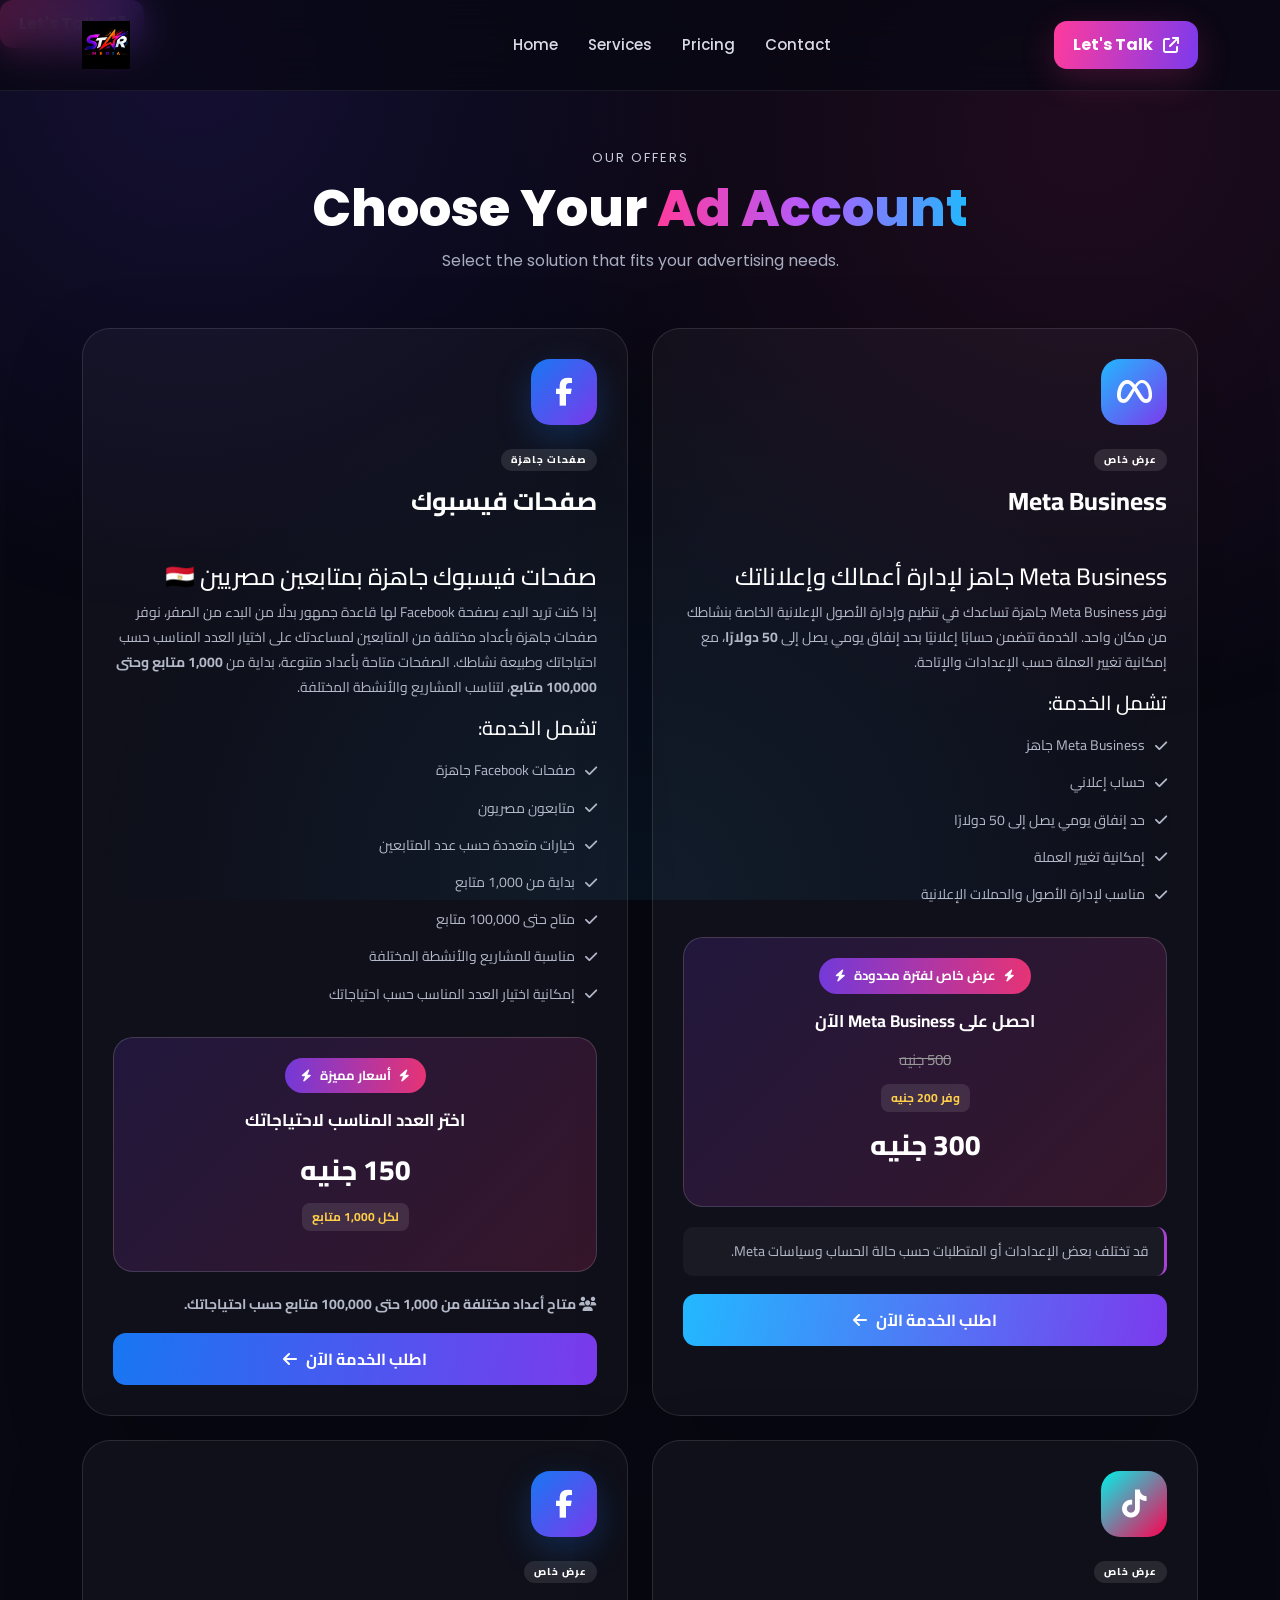
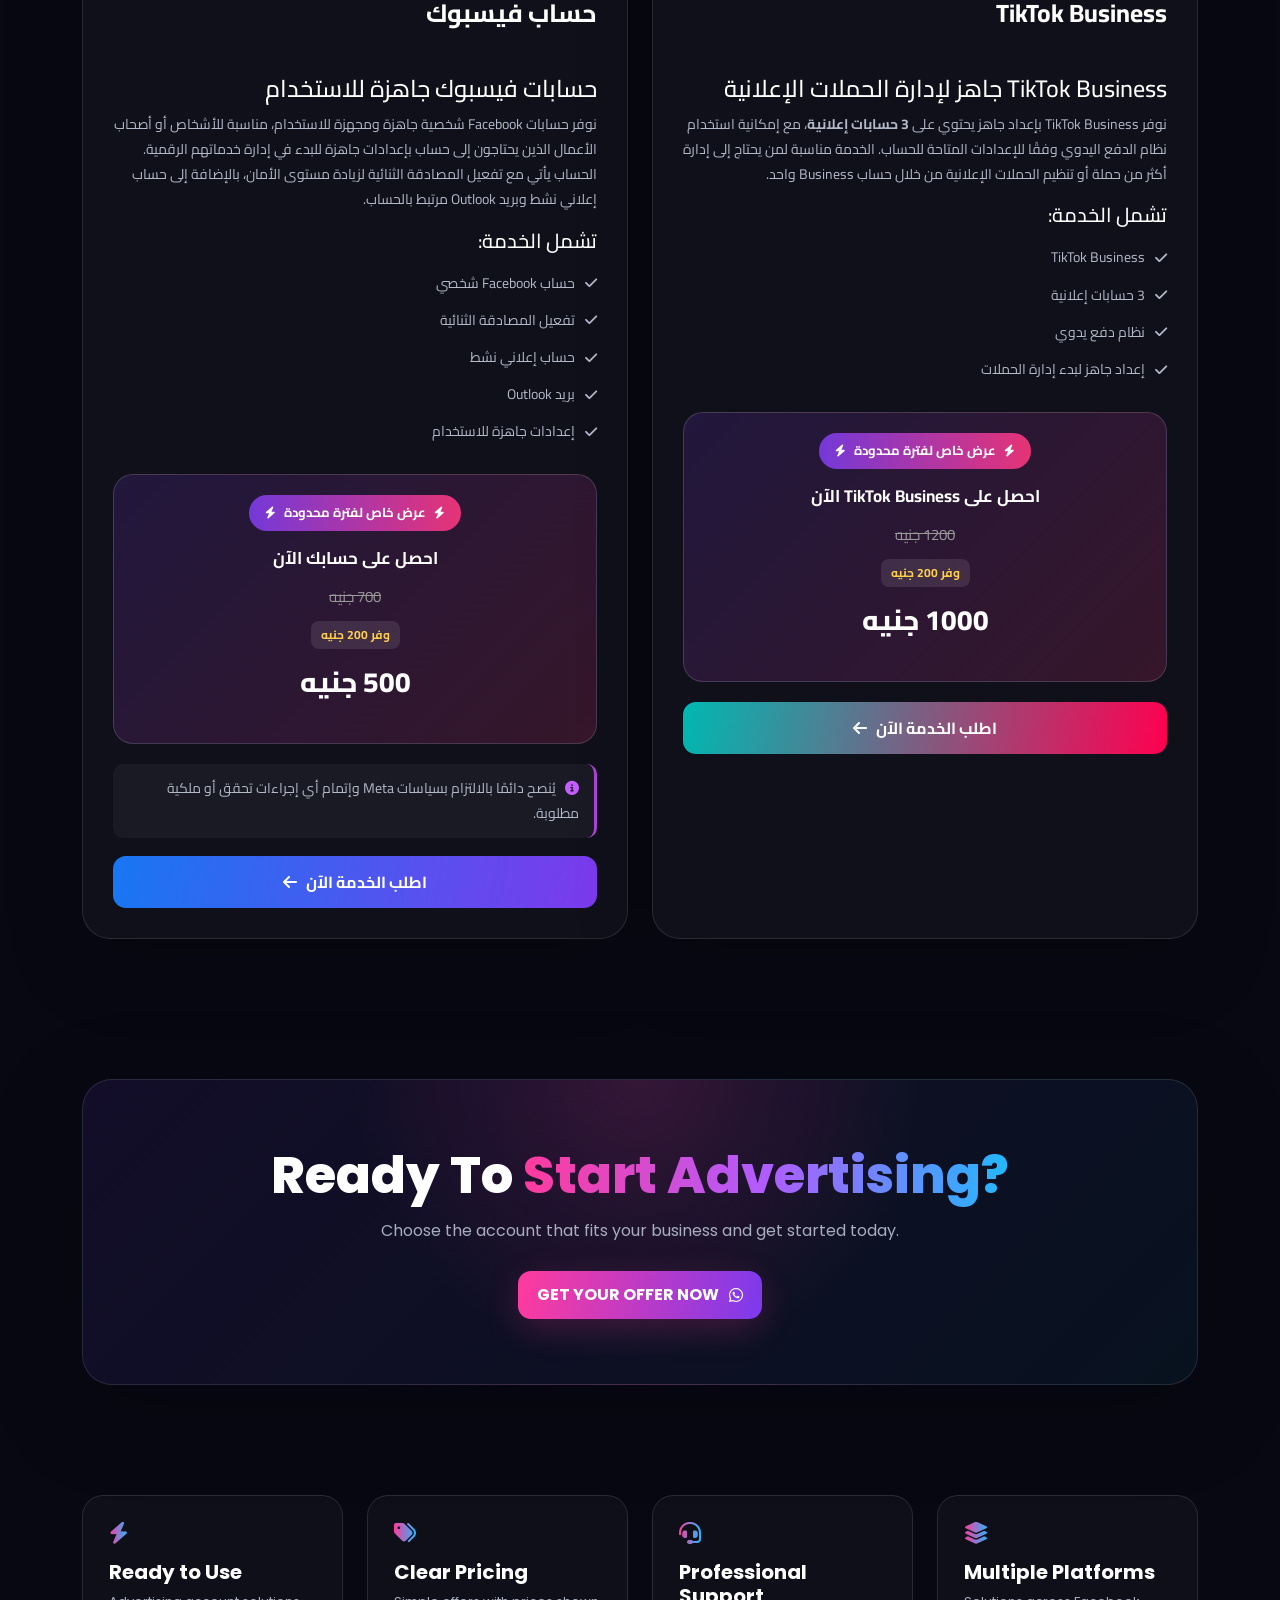
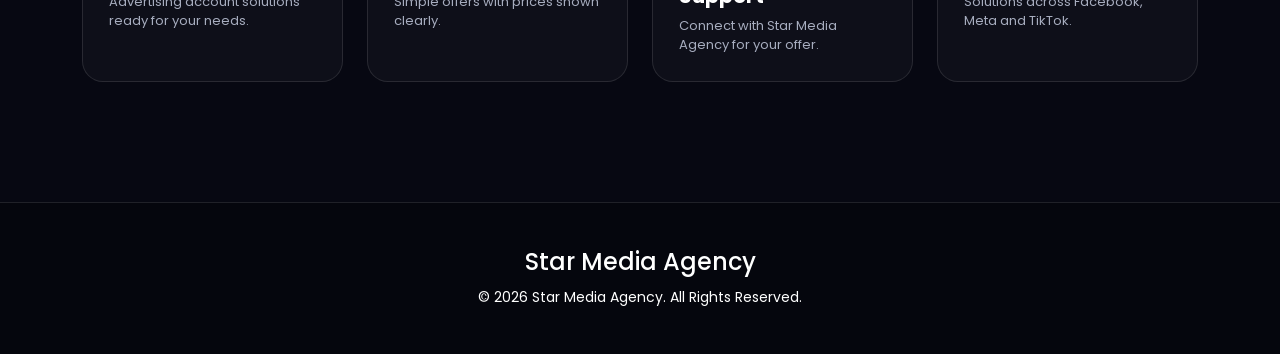
<file: ad-account.html>
<!DOCTYPE html>
<html lang="en">

<head>

    <meta charset="UTF-8">

    <meta
        name="viewport"
        content="width=device-width, initial-scale=1.0"
    >

    <title>
        Ad Accounts & Pages | Star Media Agency
    </title>

    <meta
        name="description"
        content="Ready-to-use advertising account solutions by Star Media Agency."
    >

    <link
        rel="icon"
        type="image/png"
        href="assets/logo.png"
    >

    <!-- Google Font -->
    <link
        rel="preconnect"
        href="https://fonts.googleapis.com"
    >

    <link
        rel="preconnect"
        href="https://fonts.gstatic.com"
        crossorigin
    >

    <link
        href="https://fonts.googleapis.com/css2?family=Poppins:wght@300;400;500;600;700;800&display=swap"
        rel="stylesheet"
    >

    <!-- Bootstrap -->
    <link
        href="https://cdn.jsdelivr.net/npm/bootstrap@5.3.3/dist/css/bootstrap.min.css"
        rel="stylesheet"
    >

    <!-- Font Awesome -->
    <link
        rel="stylesheet"
        href="https://cdnjs.cloudflare.com/ajax/libs/font-awesome/6.5.2/css/all.min.css"
    >

    <!-- Main CSS -->
    <link
        rel="stylesheet"
        href="style.css"
    >
    <link rel="stylesheet" href="responsive.css">


    <link rel="preconnect" href="https://fonts.googleapis.com">

<link rel="preconnect" href="https://fonts.gstatic.com" crossorigin>

<link href="https://fonts.googleapis.com/css2?family=Cairo:wght@400;500;600;700;800&display=swap" rel="stylesheet">
</head>


<body>


    <!-- =========================================
         NAVBAR
    ========================================== -->

<nav class="navbar navbar-expand-lg fixed-top py-3">

    <div class="container">

        <!-- Logo -->
        <a class="navbar-brand" href="index.html">
            <img src="assets/logo.png" alt="Star Media Agency">
        </a>

        <!-- Mobile Button -->
<button
    class="navbar-toggler mobile-toggle"
    type="button"
    data-bs-toggle="collapse"
    data-bs-target="#nav"
    aria-controls="nav"
    aria-expanded="false"
    aria-label="Toggle navigation"
>
    <!-- Hamburger -->
    <span class="hamburger">
        <span></span>
        <span></span>
        <span></span>
    </span>


</button>

        <!-- Navigation -->
        <div class="collapse navbar-collapse" id="nav">

            <ul class="navbar-nav navbar-center">

                <li class="nav-item">
                    <a class="nav-link" href="index.html">Home</a>
                </li>

                <li class="nav-item">
                    <a class="nav-link" href="index.html#services">Services</a>
                </li>

                <li class="nav-item">
                    <a class="nav-link" href="index.html#pricing">Pricing</a>
                </li>

                <li class="nav-item">
                    <a class="nav-link" href="index.html#contact">Contact</a>
                </li>

            </ul>

            <div class="navbar-cta">
                <a
                    class="talk-btn"
                    target="_blank"
                    href="https://wa.me/201030939852"
                >
                    Let's Talk
                    <i class="fa-solid fa-arrow-up-right-from-square"></i>
                </a>
            </div>

        </div>

    </div>

</nav>           <a
                    class="talk-btn"
                    target="_blank"
                    href="https://wa.me/201030939852"
                >
                    Let's Talk
                    <i class="fa-solid fa-arrow-up-right-from-square"></i>
                </a>

            </div>

        </div>

    </div>

</nav>






    <!-- =========================================
         AD ACCOUNT SERVICES
    ========================================== -->

    <section
        class="section"
        id="accounts"
    >

        <div class="container">


            <!-- Section Header -->

            <div class="section-head">

                <div class="mini">
                    Our Offers
                </div>

                <h2>

                    Choose Your

                    <span class="gradient">
                        Ad Account
                    </span>

                </h2>

                <p>
                    Select the solution that fits
                    your advertising needs.
                </p>

            </div>



            <div class="row g-4">


                <!-- =================================
                     FACEBOOK pages
                ================================== -->
<div class="col-lg-6">

    <article class="offer-card fb arabic-card" dir="rtl">

        <div class="offer-top">

            <div class="offer-icon">
                <i class="fa-brands fa-facebook-f"></i>
            </div>

            <span class="badge">
                صفحات جاهزة
            </span>

            <h3>
                صفحات فيسبوك
            </h3>

        </div>


        <div class="offer-body">

            <h4>
                صفحات فيسبوك جاهزة بمتابعين مصريين 🇪🇬
            </h4>


            <p>
                إذا كنت تريد البدء بصفحة Facebook لها قاعدة جمهور بدلًا من
                البدء من الصفر، نوفر صفحات جاهزة بأعداد مختلفة من المتابعين
                لمساعدتك على اختيار العدد المناسب حسب احتياجاتك وطبيعة نشاطك.

                الصفحات متاحة بأعداد متنوعة، بداية من
                <strong>1,000 متابع وحتى 100,000 متابع</strong>،
                لتناسب المشاريع والأنشطة المختلفة.
            </p>


            <h5>
                تشمل الخدمة:
            </h5>


            <ul class="features-list">

                <li>
                    <i class="fa-solid fa-check"></i>
                    صفحات Facebook جاهزة
                </li>

                <li>
                    <i class="fa-solid fa-check"></i>
                    متابعون مصريون
                </li>

                <li>
                    <i class="fa-solid fa-check"></i>
                    خيارات متعددة حسب عدد المتابعين
                </li>

                <li>
                    <i class="fa-solid fa-check"></i>
                    بداية من 1,000 متابع
                </li>

                <li>
                    <i class="fa-solid fa-check"></i>
                    متاح حتى 100,000 متابع
                </li>

                <li>
                    <i class="fa-solid fa-check"></i>
                    مناسبة للمشاريع والأنشطة المختلفة
                </li>

                <li>
                    <i class="fa-solid fa-check"></i>
                    إمكانية اختيار العدد المناسب حسب احتياجاتك
                </li>

            </ul>


            <!-- Special Offer -->

            <div class="special-offer">

                <div class="offer-label">

                    <i class="fa-solid fa-bolt"></i>

                    <span>
                        أسعار مميزة
                    </span>

                    <i class="fa-solid fa-bolt"></i>

                </div>


                <div class="offer-content">

                    <span class="offer-title">
                        اختر العدد المناسب لاحتياجاتك
                    </span>


                    <div class="price">

                        <span class="new">
                            150 جنيه
                        </span>

                        <span class="discount-badge">
                            لكل 1,000 متابع
                        </span>

                    </div>

                </div>

            </div>


            <p class="followers-note">

                <i class="fa-solid fa-users"></i>

                <strong>
                    متاح أعداد مختلفة من 1,000 حتى 100,000 متابع حسب احتياجاتك.
                </strong>

            </p>


            <a
                class="offer-btn"
                target="_blank"
                href="https://wa.me/201030939852?text=مرحبًا،%20أنا%20مهتم%20بخدمة%20صفحات%20فيسبوك%20الجاهزة."
            >

                اطلب الخدمة الآن

                <i class="fa-solid fa-arrow-left"></i>

            </a>

        </div>

    </article>

</div>



                <!-- =================================
                      Meta Business
                ================================== -->

                <div class="col-lg-6">

    <article class="offer-card meta arabic-card" dir="rtl">

        <div class="offer-top">

            <div class="offer-icon">
                <i class="fa-brands fa-meta"></i>
            </div>


            <span class="badge">
                عرض خاص
            </span>


            <h3>
                Meta Business
            </h3>

        </div>


        <div class="offer-body">

            <h4>
                Meta Business جاهز لإدارة أعمالك وإعلاناتك
            </h4>


            <p>
                نوفر Meta Business جاهزة تساعدك في تنظيم وإدارة الأصول
                الإعلانية الخاصة بنشاطك من مكان واحد.

                الخدمة تتضمن حسابًا إعلانيًا بحد إنفاق يومي يصل إلى
                <strong>50 دولارًا</strong>، مع إمكانية تغيير العملة
                حسب الإعدادات والإتاحة.
            </p>


            <h5>
                تشمل الخدمة:
            </h5>


            <ul class="features-list">

                <li>
                    <i class="fa-solid fa-check"></i>
                    Meta Business جاهز
                </li>

                <li>
                    <i class="fa-solid fa-check"></i>
                    حساب إعلاني
                </li>

                <li>
                    <i class="fa-solid fa-check"></i>
                    حد إنفاق يومي يصل إلى 50 دولارًا
                </li>

                <li>
                    <i class="fa-solid fa-check"></i>
                    إمكانية تغيير العملة
                </li>

                <li>
                    <i class="fa-solid fa-check"></i>
                    مناسب لإدارة الأصول والحملات الإعلانية
                </li>

            </ul>


           <div class="special-offer">

    <div class="offer-label">
        <i class="fa-solid fa-bolt"></i>
        <span>عرض خاص لفترة محدودة</span>
        <i class="fa-solid fa-bolt"></i>
    </div>

    <div class="offer-content">

        <span class="offer-title">
            احصل على Meta Business الآن
        </span>

        <div class="price">

            <span class="old">
                500 جنيه
            </span>

            <span class="discount-badge">
                وفر 200 جنيه
            </span>

            <span class="new">
                300 جنيه
            </span>

        </div>

    </div>

</div>


            <p class="service-note">
                قد تختلف بعض الإعدادات أو المتطلبات حسب حالة الحساب وسياسات Meta.
            </p>


            <a
                class="offer-btn"
                target="_blank"
                href="https://wa.me/201030939852?text=مرحبًا،%20أنا%20مهتم%20بعرض%20Meta%20Business."
            >

                اطلب الخدمة الآن

                <i class="fa-solid fa-arrow-left"></i>

            </a>

        </div>

    </article>

</div>



                <!-- =================================
                     Facebook Account 
                ================================== -->

                <div class="col-lg-6">

    <article class="offer-card fb arabic-card" dir="rtl">

        <div class="offer-top">

            <div class="offer-icon">
                <i class="fa-brands fa-facebook-f"></i>
            </div>

            <span class="badge">
                عرض خاص
            </span>

            <h3>
                حساب فيسبوك
            </h3>

        </div>


        <div class="offer-body">

            <h4>
                حسابات فيسبوك جاهزة للاستخدام
            </h4>


            <p>
                نوفر حسابات Facebook شخصية جاهزة ومجهزة للاستخدام،
                مناسبة للأشخاص أو أصحاب الأعمال الذين يحتاجون إلى حساب
                بإعدادات جاهزة للبدء في إدارة خدماتهم الرقمية.

                الحساب يأتي مع تفعيل المصادقة الثنائية لزيادة مستوى الأمان،
                بالإضافة إلى حساب إعلاني نشط وبريد Outlook مرتبط بالحساب.
            </p>


            <h5>
                تشمل الخدمة:
            </h5>


            <ul class="features-list">

                <li>
                    <i class="fa-solid fa-check"></i>
                    حساب Facebook شخصي
                </li>

                <li>
                    <i class="fa-solid fa-check"></i>
                    تفعيل المصادقة الثنائية
                </li>

                <li>
                    <i class="fa-solid fa-check"></i>
                    حساب إعلاني نشط
                </li>

                <li>
                    <i class="fa-solid fa-check"></i>
                    بريد Outlook
                </li>

                <li>
                    <i class="fa-solid fa-check"></i>
                    إعدادات جاهزة للاستخدام
                </li>

            </ul>


            <!-- Special Offer -->

            <div class="special-offer">

                <div class="offer-label">
                    <i class="fa-solid fa-bolt"></i>
                    <span>عرض خاص لفترة محدودة</span>
                    <i class="fa-solid fa-bolt"></i>
                </div>


                <div class="offer-content">

                    <span class="offer-title">
                        احصل على حسابك الآن
                    </span>


                    <div class="price">

                        <span class="old">
                            700 جنيه
                        </span>

                        <span class="discount-badge">
                            وفر 200 جنيه
                        </span>

                        <span class="new">
                            500 جنيه
                        </span>

                    </div>

                </div>

            </div>


            <p class="service-note">

                <i class="fa-solid fa-circle-info"></i>

                يُنصح دائمًا بالالتزام بسياسات Meta وإتمام أي إجراءات
                تحقق أو ملكية مطلوبة.

            </p>


            <a
                class="offer-btn"
                target="_blank"
                href="https://wa.me/201030939852?text=مرحبًا،%20أنا%20مهتم%20بعرض%20حساب%20فيسبوك."
            >

                اطلب الخدمة الآن

                <i class="fa-solid fa-arrow-left"></i>

            </a>

        </div>

    </article>

</div>



                <!-- =================================
                     BUSINESS TIKTOK
                ================================== -->
<div class="col-lg-6">

    <article class="offer-card tiktok arabic-card" dir="rtl">

        <div class="offer-top">

            <div class="offer-icon">
                <i class="fa-brands fa-tiktok"></i>
            </div>

            <span class="badge">
                عرض خاص
            </span>

            <h3>
                TikTok Business
            </h3>

        </div>


        <div class="offer-body">

            <h4>
                TikTok Business جاهز لإدارة الحملات الإعلانية
            </h4>


            <p>
                نوفر TikTok Business بإعداد جاهز يحتوي على
                <strong>3 حسابات إعلانية</strong>، مع إمكانية استخدام
                نظام الدفع اليدوي وفقًا للإعدادات المتاحة للحساب.

                الخدمة مناسبة لمن يحتاج إلى إدارة أكثر من حملة أو تنظيم
                الحملات الإعلانية من خلال حساب Business واحد.
            </p>


            <h5>
                تشمل الخدمة:
            </h5>


            <ul class="features-list">

                <li>
                    <i class="fa-solid fa-check"></i>
                    TikTok Business
                </li>

                <li>
                    <i class="fa-solid fa-check"></i>
                    3 حسابات إعلانية
                </li>

                <li>
                    <i class="fa-solid fa-check"></i>
                    نظام دفع يدوي
                </li>

                <li>
                    <i class="fa-solid fa-check"></i>
                    إعداد جاهز لبدء إدارة الحملات
                </li>

            </ul>


            <!-- Special Offer -->

            <div class="special-offer">

                <div class="offer-label">

                    <i class="fa-solid fa-bolt"></i>

                    <span>
                        عرض خاص لفترة محدودة
                    </span>

                    <i class="fa-solid fa-bolt"></i>

                </div>


                <div class="offer-content">

                    <span class="offer-title">
                        احصل على TikTok Business الآن
                    </span>


                    <div class="price">

                        <span class="old">
                            1200 جنيه
                        </span>


                        <span class="discount-badge">
                            وفر 200 جنيه
                        </span>


                        <span class="new">
                            1000 جنيه
                        </span>

                    </div>

                </div>

            </div>


            <a
                class="offer-btn"
                target="_blank"
                href="https://wa.me/201030939852?text=مرحبًا،%20أنا%20مهتم%20بعرض%20TikTok%20Business."
            >

                اطلب الخدمة الآن

                <i class="fa-solid fa-arrow-left"></i>

            </a>

        </div>

    </article>

</div>

    </section>



    <!-- =========================================
         CTA SECTION
    ========================================== -->

    <section class="cta-section">

        <div class="container">

            <div class="cta-box">

                <h2>

                    Ready To

                    <span class="gradient">
                        Start Advertising?
                    </span>

                </h2>


                <p>
                    Choose the account that fits
                    your business and get started today.
                </p>


                <a
                    class="cta-btn"
                    target="_blank"
                    href="https://wa.me/201030939852?text=I%E2%80%99m%20interested%20in%20your%20Ad%20Account%20offers."
                >

                    GET YOUR OFFER NOW

                    <i class="fa-brands fa-whatsapp"></i>

                </a>

            </div>

        </div>

    </section>



    <!-- =========================================
         FEATURES
    ========================================== -->

    <section class="features">

        <div class="container">

            <div class="row g-4">


                <div class="col-md-6 col-lg-3">

                    <div class="feature">

                        <i class="fa-solid fa-bolt"></i>

                        <h5>
                            Ready to Use
                        </h5>

                        <p>
                            Advertising account solutions
                            ready for your needs.
                        </p>

                    </div>

                </div>


                <div class="col-md-6 col-lg-3">

                    <div class="feature">

                        <i class="fa-solid fa-tags"></i>

                        <h5>
                            Clear Pricing
                        </h5>

                        <p>
                            Simple offers with prices
                            shown clearly.
                        </p>

                    </div>

                </div>


                <div class="col-md-6 col-lg-3">

                    <div class="feature">

                        <i class="fa-solid fa-headset"></i>

                        <h5>
                            Professional Support
                        </h5>

                        <p>
                            Connect with Star Media Agency
                            for your offer.
                        </p>

                    </div>

                </div>


                <div class="col-md-6 col-lg-3">

                    <div class="feature">

                        <i class="fa-solid fa-layer-group"></i>

                        <h5>
                            Multiple Platforms
                        </h5>

                        <p>
                            Solutions across Facebook,
                            Meta and TikTok.
                        </p>

                    </div>

                </div>


            </div>

        </div>

    </section>



    <!-- =========================================
         FOOTER
    ========================================== -->

    <!-- ===================================
            FOOTER
==================================== -->

<footer class="footer">

    <div class="container text-center">

        <h4>

            Star Media Agency

        </h4>

        <small>

            © 2026 Star Media Agency.
            All Rights Reserved.

        </small>

    </div>

</footer>



    <!-- Bootstrap JS -->

    <script
        src="https://cdn.jsdelivr.net/npm/bootstrap@5.3.3/dist/js/bootstrap.bundle.min.js"
    ></script>
    <script>
    const nav = document.getElementById('nav');
    const toggle = document.querySelector('.mobile-toggle');

    nav.addEventListener('show.bs.collapse', function () {
        toggle.setAttribute('aria-expanded', 'true');
    });

    nav.addEventListener('hide.bs.collapse', function () {
        toggle.setAttribute('aria-expanded', 'false');
    });
</script>


</body>

</html>
</file>
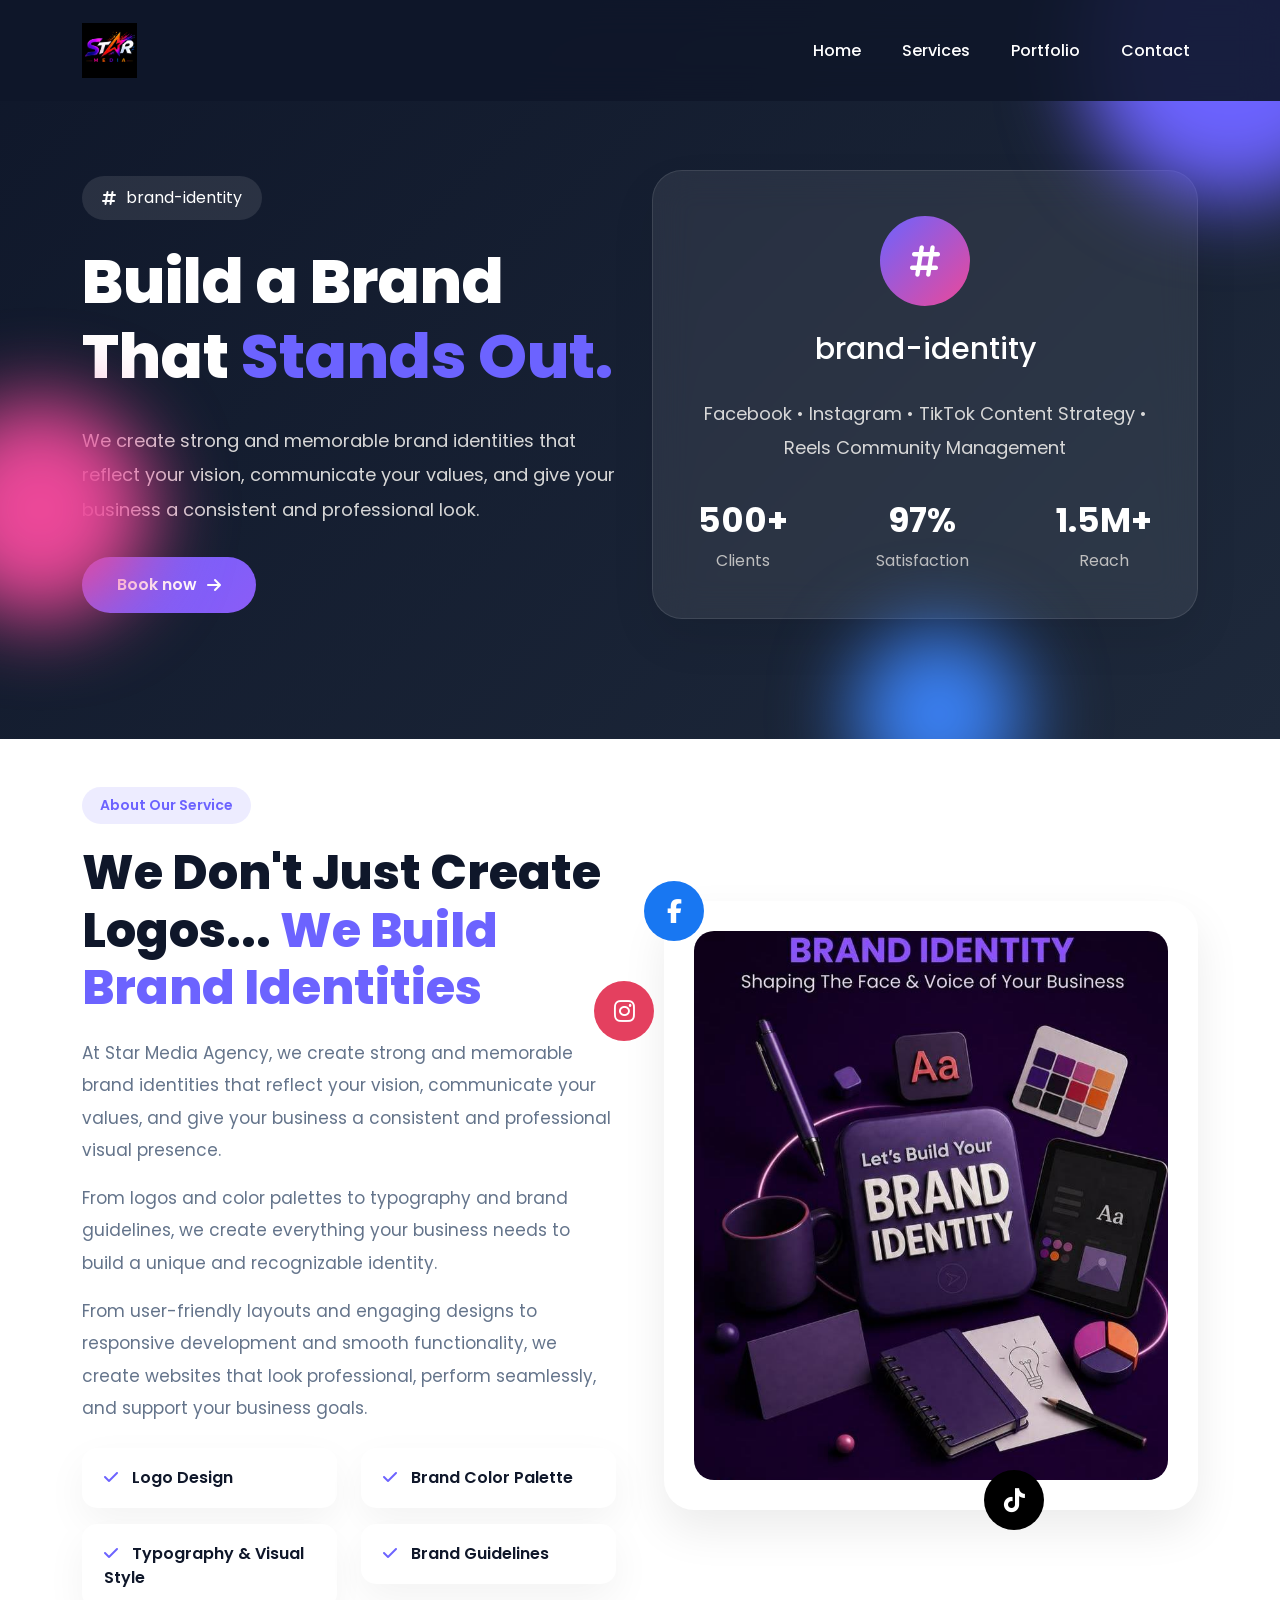
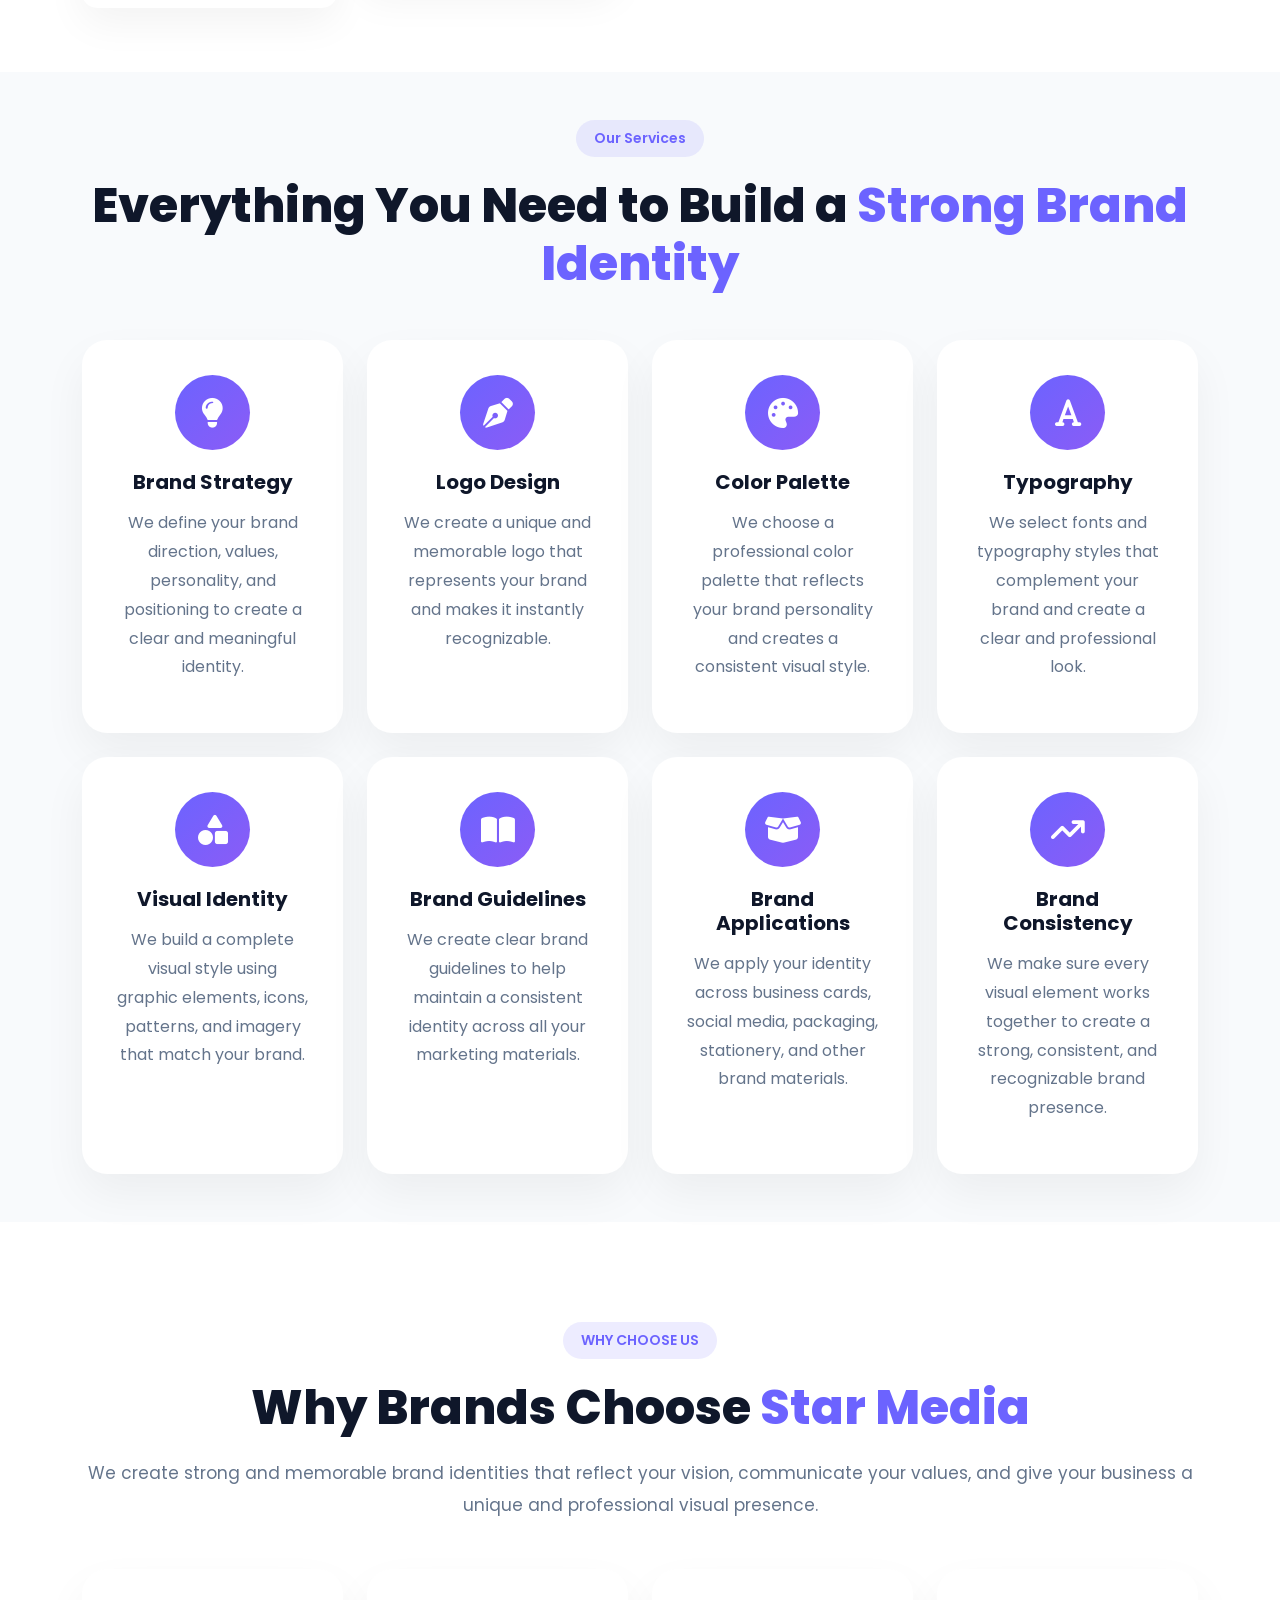
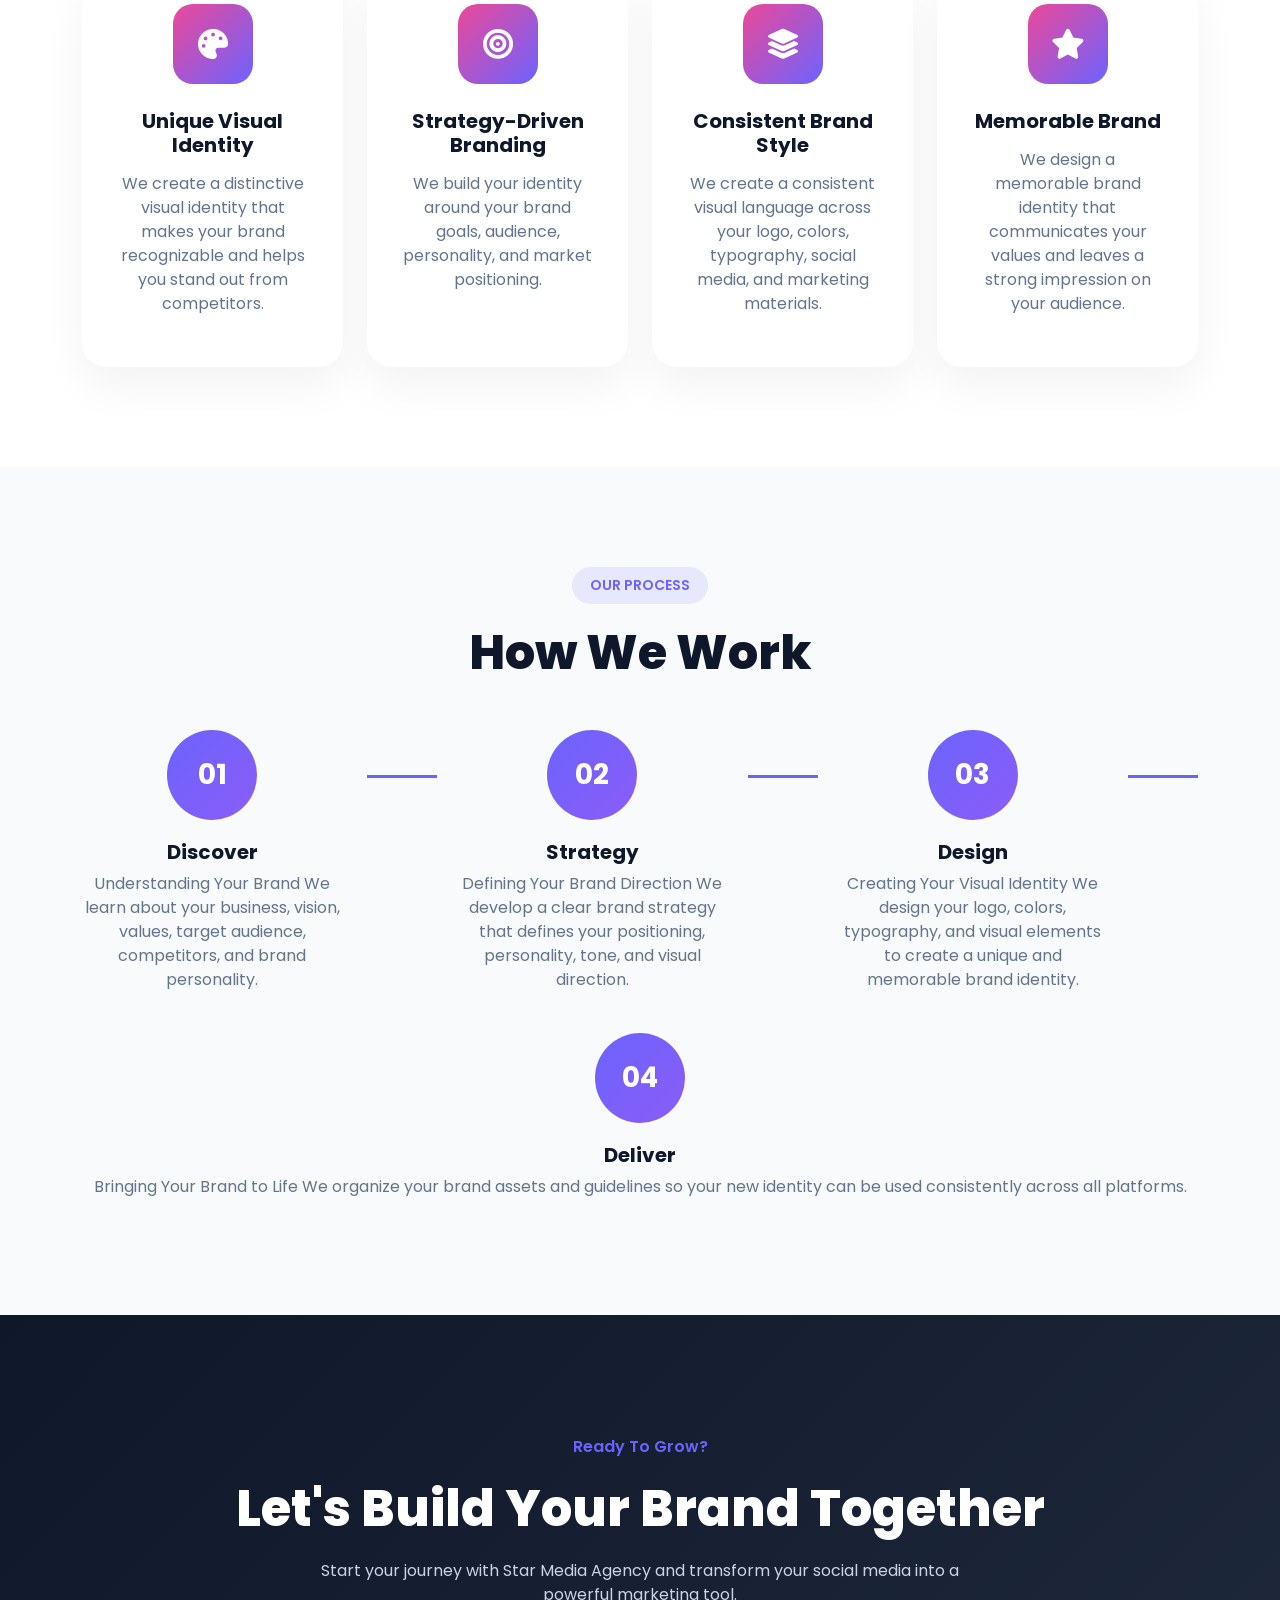
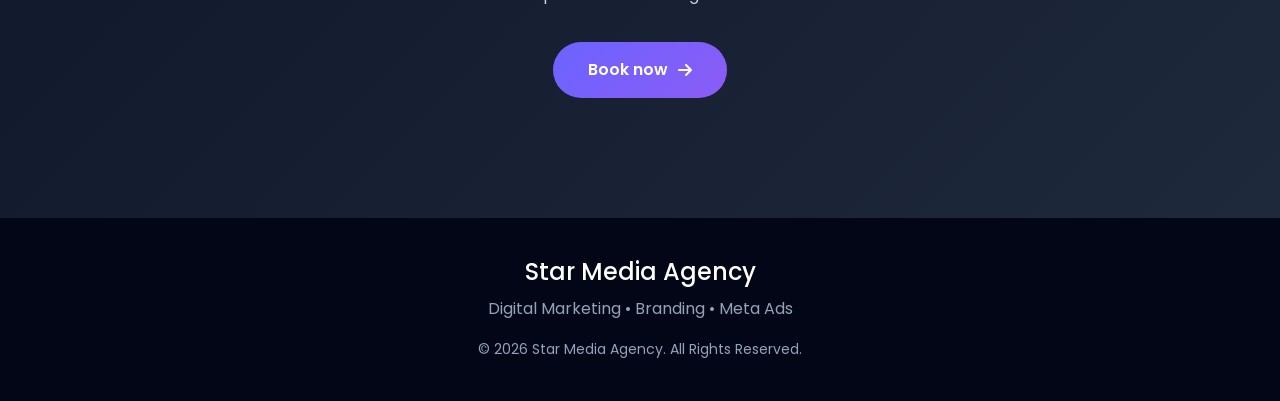
<file: brand-identity.html>
<!DOCTYPE html>
<html lang="en">

<head>
    <meta charset="UTF-8">
    <meta name="viewport" content="width=device-width, initial-scale=1.0">
    <title>brand-identity | Star Media Agency</title>

    <!-- Bootstrap -->
    <link href="https://cdn.jsdelivr.net/npm/bootstrap@5.3.7/dist/css/bootstrap.min.css" rel="stylesheet">

    <!-- Font Awesome -->
    <link rel="stylesheet"
        href="https://cdnjs.cloudflare.com/ajax/libs/font-awesome/6.7.2/css/all.min.css">

    <!-- AOS -->
    <link rel="stylesheet"
        href="https://unpkg.com/aos@2.3.4/dist/aos.css">

    <!-- Google Font -->
    <link
        href="https://fonts.googleapis.com/css2?family=Poppins:wght@300;400;500;600;700;800&display=swap"
        rel="stylesheet">

    <!-- Main CSS -->
<link rel="stylesheet" href="service.css">
</head>

<body>

    <!-- =========================
            NAVBAR
    ========================== -->

    <nav class="navbar navbar-expand-lg fixed-top">
        <div class="container">

<a class="navbar-brand" href="../index.html">
    <img src="../assets/logo.png" alt="Star Media Logo" class="logo">
</a>

            <button class="navbar-toggler" data-bs-toggle="collapse"
                data-bs-target="#navbar">

                <i class="fa-solid fa-bars"></i>

            </button>

            <div class="collapse navbar-collapse" id="navbar">

                <ul class="navbar-nav ms-auto">

                    <li class="nav-item">
                        <a class="nav-link" href="index.html">
                            Home
                        </a>
                    </li>

                    <li class="nav-item">
                        <a class="nav-link" href="index.html#services">
                            Services
                        </a>
                    </li>

                    <li class="nav-item">
                        <a class="nav-link" href="index.html#portfolio">
                            Portfolio
                        </a>
                    </li>

                    <li class="nav-item">
                        <a class="nav-link" href="index.html#contact">
                            Contact
                        </a>
                    </li>

                </ul>

            </div>

        </div>
    </nav>

    <!-- =========================
            HERO
    ========================== -->

    <section class="service-hero">

        <div class="container">

            <div class="row align-items-center">

                <!-- Left -->

                <div class="col-lg-6"
                    data-aos="fade-right">

                    <span class="hero-tag">

                        <i class="fa-solid fa-hashtag"></i>

                        brand-identity

                    </span>

<h1>
    Build a Brand That
    <span>Stands Out.</span>
</h1>

<p>
    We create strong and memorable brand identities that reflect your vision,
    communicate your values, and give your business a consistent and professional look.
</p>
                    <div class="hero-buttons">

                        <a href="https://wa.me/201030939852"
                            class="btn-main">

                            Book now
                                        <i class="fa-solid fa-arrow-right"></i>
                        </a>



                    </div>

                </div>

                <!-- Right -->

                <div class="col-lg-6"
                    data-aos="fade-left">

                    <div class="hero-card">

                        <div class="hero-icon">

                            <i class="fa-solid fa-hashtag"></i>

                        </div>

                        <h3>

                            brand-identity

                        </h3>

                        <p>

                            Facebook • Instagram • TikTok
                            Content Strategy • Reels
                            Community Management

                        </p>

                        <div class="hero-stats">

                            <div>

                                <h4>500+</h4>

                                <span>Clients</span>

                            </div>

                            <div>

                                <h4>97%</h4>

                                <span>Satisfaction</span>

                            </div>

                            <div>

                                <h4>1.5M+</h4>

                                <span>Reach</span>

                            </div>

                        </div>

                    </div>

                </div>

            </div>

        </div>

        <!-- Floating Shapes -->

        <div class="shape one"></div>
        <div class="shape two"></div>
        <div class="shape three"></div>

    </section>

    <!-- =========================
        ABOUT SERVICE
    ========================== -->
    <section class="about-service py-5">

    <div class="container">

        <div class="row align-items-center g-5">

            <!-- Left -->

            <div class="col-lg-6" data-aos="fade-right">

                <span class="section-badge">
                    About Our Service
                </span>

<h2 class="section-title">
    We Don't Just Create Logos...
    <span>We Build Brand Identities</span>
</h2>

<p class="section-text">
    At Star Media Agency, we create strong and memorable brand identities
    that reflect your vision, communicate your values, and give your business
    a consistent and professional visual presence.
</p>

<p class="section-text">
    From logos and color palettes to typography and brand guidelines, we create
    everything your business needs to build a unique and recognizable identity.
</p>
<p class="section-text">
    From user-friendly layouts and engaging designs to responsive development
    and smooth functionality, we create websites that look professional,
    perform seamlessly, and support your business goals.
</p>
                <div class="row mt-4">

                    <div class="col-6 mb-3">

                        <div class="feature-box">

                            <i class="fa-solid fa-check"></i>

Logo Design
                        </div>

                    </div>

                    <div class="col-6 mb-3">

                        <div class="feature-box">

                            <i class="fa-solid fa-check"></i>

Brand Color Palette                       </div>

                    </div>

                    <div class="col-6 mb-3">

                        <div class="feature-box">

                            <i class="fa-solid fa-check"></i>

Typography & Visual Style                      </div>

                    </div>

                    <div class="col-6 mb-3">

                        <div class="feature-box">

                            <i class="fa-solid fa-check"></i>

Brand Guidelines                      </div>

                    </div>

                </div>

            </div>

            <!-- Right -->

            <div class="col-lg-6" data-aos="fade-left">

                <div class="service-image-card">

                    <div class="floating-icon one">

                        <i class="fa-brands fa-facebook-f"></i>

                    </div>

                    <div class="floating-icon two">

                        <i class="fa-brands fa-instagram"></i>

                    </div>

                    <div class="floating-icon three">

                        <i class="fa-brands fa-tiktok"></i>

                    </div>

                    <img src="assets/brand.jpg"
                        class="img-fluid"
                        alt="meta advertising service">

                </div>

            </div>

        </div>

    </div>

</section>

<!-- =========================
        WHAT WE OFFER
========================== -->

<section class="services-list py-5">

    <div class="container">

        <div class="text-center mb-5">

            <span class="section-badge">

                Our Services

            </span>

<h2 class="section-title">
    Everything You Need to Build a
    <span>Strong Brand Identity</span>
</h2>

        </div>

        <div class="row g-4">

            <div class="col-lg-3 col-md-6">

                <div class="offer-card">

<i class="fa-solid fa-lightbulb"></i>
<h5>Brand Strategy</h5>
<p>
    We define your brand direction, values, personality, and positioning to create a clear and meaningful identity.
</p>

                </div>

            </div>

            <div class="col-lg-3 col-md-6">

                <div class="offer-card">

<i class="fa-solid fa-pen-nib"></i>
<h5>Logo Design</h5>
<p>
    We create a unique and memorable logo that represents your brand and makes it instantly recognizable.
</p>

                </div>

            </div>

            <div class="col-lg-3 col-md-6">

                <div class="offer-card">

<i class="fa-solid fa-palette"></i>
<h5>Color Palette</h5>
<p>
    We choose a professional color palette that reflects your brand personality and creates a consistent visual style.
</p>
                </div>

            </div>

            <div class="col-lg-3 col-md-6">

                <div class="offer-card">

<i class="fa-solid fa-font"></i>
<h5>Typography</h5>
<p>
    We select fonts and typography styles that complement your brand and create a clear and professional look.
</p>
                </div>

            </div>

            <div class="col-lg-3 col-md-6">

                <div class="offer-card">

<i class="fa-solid fa-shapes"></i>
<h5>Visual Identity</h5>
<p>
    We build a complete visual style using graphic elements, icons, patterns, and imagery that match your brand.
</p>
                </div>

            </div>

            <div class="col-lg-3 col-md-6">

                <div class="offer-card">

<i class="fa-solid fa-book-open"></i>
<h5>Brand Guidelines</h5>
<p>
    We create clear brand guidelines to help maintain a consistent identity across all your marketing materials.
</p>

                </div>

            </div>

            <div class="col-lg-3 col-md-6">

                <div class="offer-card">

<i class="fa-solid fa-box-open"></i>
<h5>Brand Applications</h5>
<p>
    We apply your identity across business cards, social media, packaging, stationery, and other brand materials.
</p>
                </div>

            </div>

            <div class="col-lg-3 col-md-6">

                <div class="offer-card">

<i class="fa-solid fa-arrow-trend-up"></i>
<h5>Brand Consistency</h5>
<p>
    We make sure every visual element works together to create a strong, consistent, and recognizable brand presence.
</p>
                </div>

            </div>

        </div>

    </div>

</section>
<!-- ===================================
        WHY CHOOSE STAR MEDIA
==================================== -->

<section class="why-us section-padding">

    <div class="container">

        <div class="text-center mb-5">

            <span class="section-subtitle">

                WHY CHOOSE US

            </span>

            <h2 class="section-title">

                Why Brands Choose
                <span>Star Media</span>

            </h2>

<p class="section-desc">
    We create strong and memorable brand identities that reflect your vision,
    communicate your values, and give your business a unique and professional visual presence.
</p>
        </div>

        <div class="row g-4">

            <!-- Card -->

            <div class="col-lg-3 col-md-6">

                <div class="why-card">

<div class="why-icon">
    <i class="fa-solid fa-palette"></i>
</div>

<h5>
    Unique Visual Identity
</h5>

<p>
    We create a distinctive visual identity that makes your brand recognizable and helps you stand out from competitors.
</p>


                </div>

            </div>

            <!-- Card -->

            <div class="col-lg-3 col-md-6">

                <div class="why-card">

<div class="why-icon">
    <i class="fa-solid fa-bullseye"></i>
</div>

<h5>
    Strategy-Driven Branding
</h5>

<p>
    We build your identity around your brand goals, audience, personality, and market positioning.
</p>
                </div>

            </div>

            <!-- Card -->

            <div class="col-lg-3 col-md-6">

                <div class="why-card">

<div class="why-icon">
    <i class="fa-solid fa-layer-group"></i>
</div>

<h5>
    Consistent Brand Style
</h5>

<p>
    We create a consistent visual language across your logo, colors, typography, social media, and marketing materials.
</p>
                </div>

            </div>

            <!-- Card -->

            <div class="col-lg-3 col-md-6">

                <div class="why-card">

<div class="why-icon">
    <i class="fa-solid fa-star"></i>
</div>

<h5>
    Memorable Brand
</h5>

<p>
    We design a memorable brand identity that communicates your values and leaves a strong impression on your audience.
</p>

                </div>

            </div>

        </div>

    </div>

</section>



<!-- ===================================
            OUR PROCESS
==================================== -->

<section class="process section-padding">

    <div class="container">

        <div class="text-center mb-5">

            <span class="section-subtitle">

                OUR PROCESS

            </span>

            <h2 class="section-title">

                How We Work

            </h2>

        </div>

        <div class="process-wrapper">

            <div class="process-item">

                <div class="number">
                    01
                </div>

<h5>
    Discover
</h5>

<p>
    Understanding Your Brand
    We learn about your business, vision, values, target audience, competitors, and brand personality.
</p>


            </div>

            <div class="line"></div>

            <div class="process-item">

                <div class="number">
                    02
                </div>

<h5>
    Strategy
</h5>

<p>
    Defining Your Brand Direction
    We develop a clear brand strategy that defines your positioning, personality, tone, and visual direction.
</p>

            </div>

            <div class="line"></div>

            <div class="process-item">

                <div class="number">
                    03
                </div>

<h5>
    Design
</h5>

<p>
    Creating Your Visual Identity
    We design your logo, colors, typography, and visual elements to create a unique and memorable brand identity.
</p>

            </div>

            <div class="line"></div>

            <div class="process-item">

                <div class="number">
                    04
                </div>

<h5>
    Deliver
</h5>

<p>
    Bringing Your Brand to Life
    We organize your brand assets and guidelines so your new identity can be used consistently across all platforms.
</p>

            </div>

        </div>

    </div>

</section>



<!-- ===================================
            CTA
==================================== -->

<section class="service-cta">

    <div class="container">

        <div class="cta-box">

            <span>

                Ready To Grow?

            </span>

            <h2>

                Let's Build Your Brand Together

            </h2>

            <p>

                Start your journey with Star Media Agency
                and transform your social media into
                a powerful marketing tool.

            </p>

            <a href="https://wa.me/201030939852"
                class="btn-main">

                Book now

                <i class="fa-solid fa-arrow-right"></i>

            </a>

        </div>

    </div>

</section>



<!-- ===================================
            FOOTER
==================================== -->

<footer class="footer">

    <div class="container text-center">

        <h4>

            Star Media Agency

        </h4>

        <p>

            Digital Marketing • Branding • Meta Ads

        </p>

        <small>

            © 2026 Star Media Agency.
            All Rights Reserved.

        </small>

    </div>

</footer>



<script src="https://cdn.jsdelivr.net/npm/bootstrap@5.3.7/dist/js/bootstrap.bundle.min.js"></script>

<script src="https://unpkg.com/aos@2.3.4/dist/aos.js"></script>

<script>

AOS.init({

duration:900,
once:true

});

</script>

</body>
</html>
</file>
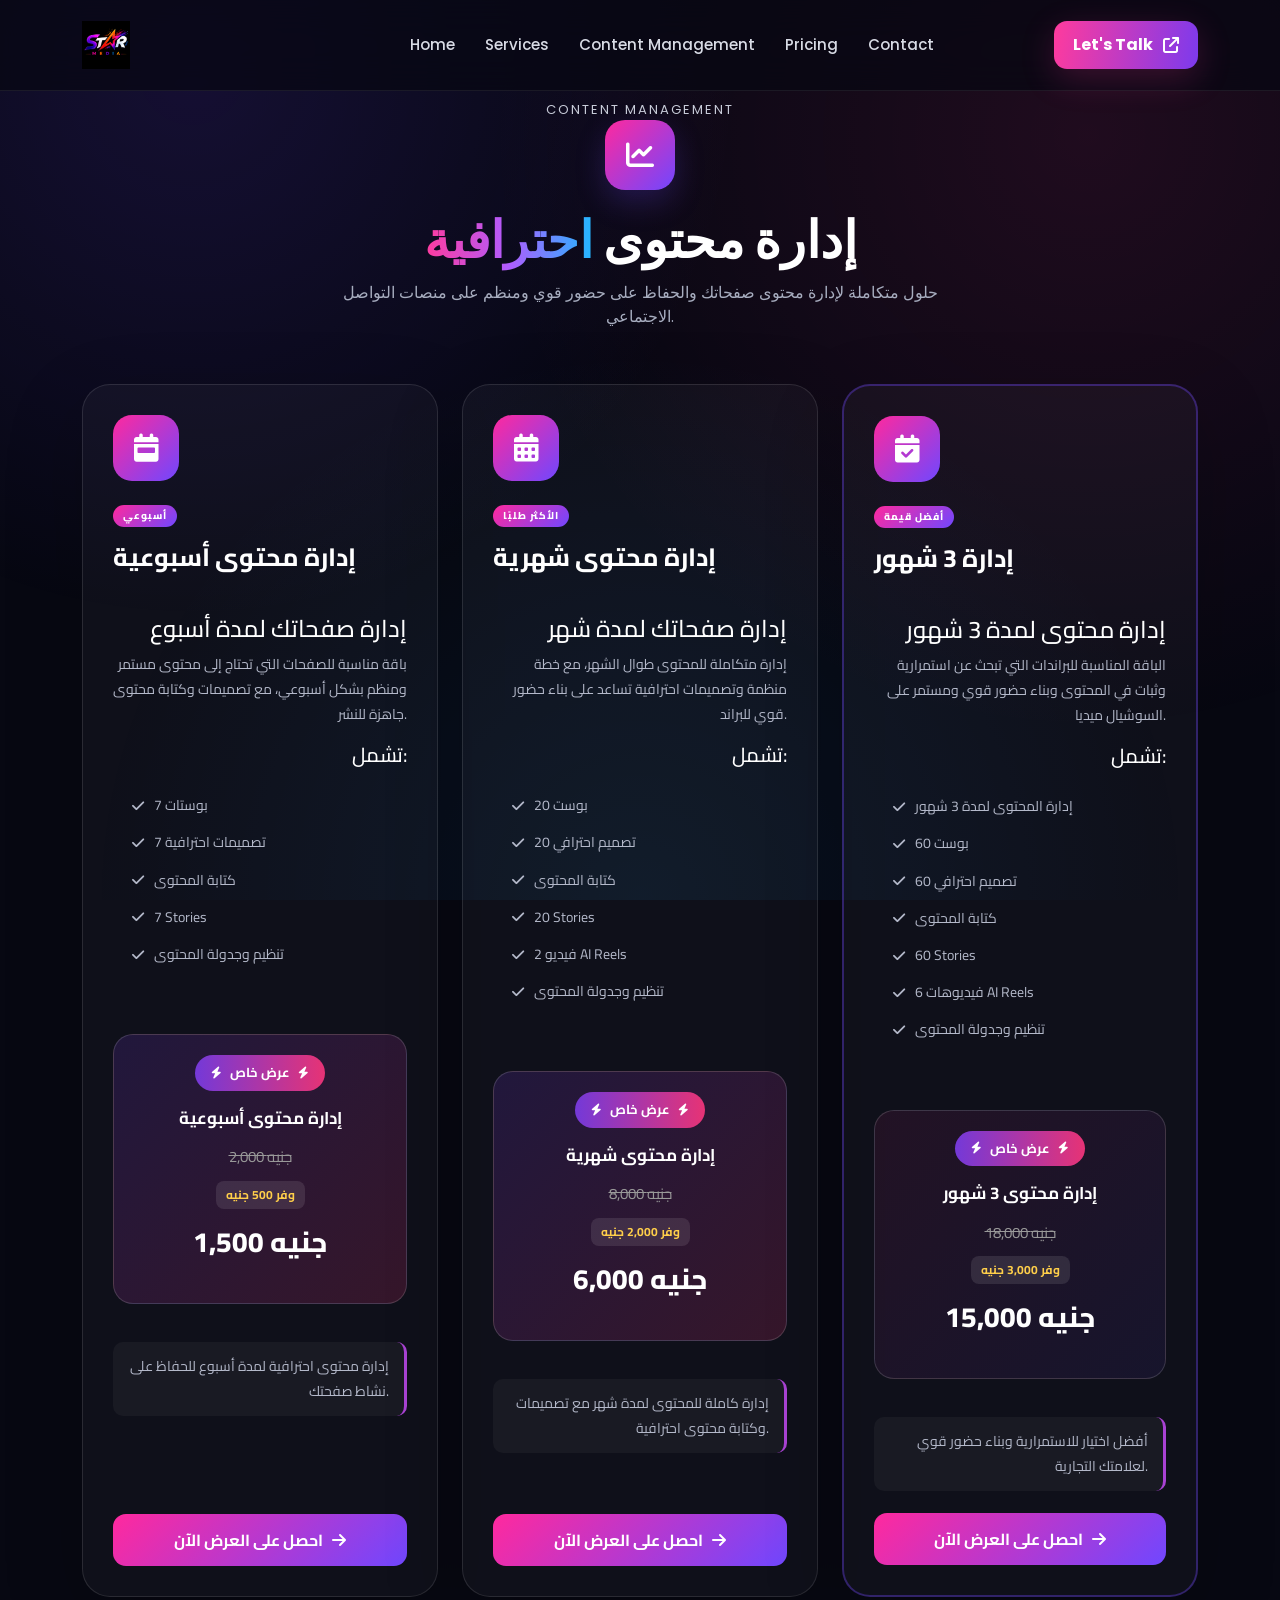
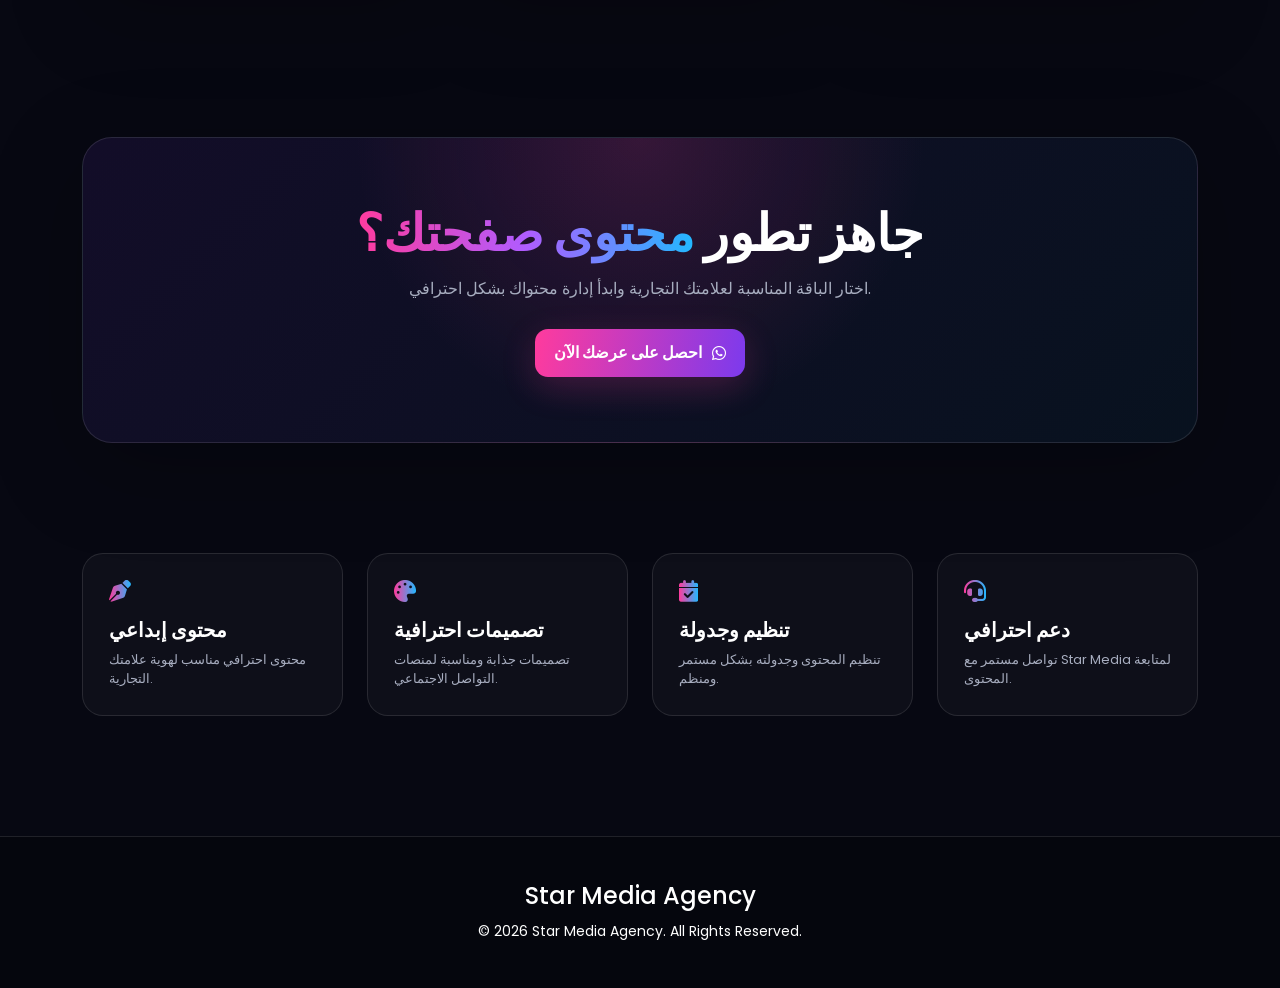
<file: content-creation.html>
<!DOCTYPE html>
<html lang="en">

<head>

    <meta charset="UTF-8">

    <meta
        name="viewport"
        content="width=device-width, initial-scale=1.0"
    >

    <title>
        Content Management | Star Media Agency
    </title>

    <meta
        name="description"
        content="Professional social media content management services by Star Media Agency."
    >

    <link
        rel="icon"
        type="image/png"
        href="assets/logo.png"
    >

    <!-- Google Font -->
    <link
        rel="preconnect"
        href="https://fonts.googleapis.com"
    >

    <link
        rel="preconnect"
        href="https://fonts.gstatic.com"
        crossorigin
    >

    <link
        href="https://fonts.googleapis.com/css2?family=Poppins:wght@300;400;500;600;700;800&display=swap"
        rel="stylesheet"
    >

    <!-- Arabic Font -->
    <link
        href="https://fonts.googleapis.com/css2?family=Cairo:wght@400;500;600;700;800&display=swap"
        rel="stylesheet"
    >

    <!-- Bootstrap -->
    <link
        href="https://cdn.jsdelivr.net/npm/bootstrap@5.3.3/dist/css/bootstrap.min.css"
        rel="stylesheet"
    >

    <!-- Font Awesome -->
    <link
        rel="stylesheet"
        href="https://cdnjs.cloudflare.com/ajax/libs/font-awesome/6.5.2/css/all.min.css"
    >

    <!-- Main CSS -->
    <link
        rel="stylesheet"
        href="style.css"
    >

    <link
        rel="stylesheet"
        href="responsive.css"
    >


    <style>

        /* =========================================
           CONTENT MANAGEMENT CARDS
        ========================================== */

        .content-offer-card .offer-icon {

            background:
                linear-gradient(
                    135deg,
                    #ff299e,
                    #7047ff
                );

            color: #fff;

        }


        .content-offer-card .badge {

            background:
                linear-gradient(
                    135deg,
                    #ff299e,
                    #7047ff
                );

            color: #fff;

        }


        .content-offer-card .offer-btn {

            background:
                linear-gradient(
                    135deg,
                    #ff299e,
                    #7047ff
                );

            color: #fff !important;

        }


        /* Equal Height */

        .content-offer-card {

            height: 100%;

            display: flex;

            flex-direction: column;

        }


        .content-offer-card .offer-body {

            display: flex;

            flex-direction: column;

            height: 100%;

        }


        .content-offer-card .offer-btn {

            margin-top: auto;

        }


        /* Arabic Content */

        .content-offer-card .offer-body,
        .content-offer-card .offer-top {

            font-family: "Cairo", sans-serif;

        }


        .content-offer-card .offer-body {

            text-align: right;

        }


        .content-offer-card .features-list {

            padding-right: 0;

        }


        /* =========================================
           CONTENT HERO ICON
        ========================================== */

        .content-page-icon {

            width: 70px;

            height: 70px;

            margin: 0 auto 20px;

            border-radius: 20px;

            display: flex;

            align-items: center;

            justify-content: center;

            background:
                linear-gradient(
                    135deg,
                    #ff299e,
                    #7047ff
                );

            color: #fff;

            font-size: 28px;

            box-shadow:
                0 12px 30px
                rgba(112, 71, 255, .22);

        }


        /* =========================================
           3 MONTHS SPECIAL CARD
        ========================================== */

        .three-month-card {

            border:
                2px solid
                rgba(112, 71, 255, .35);

        }


        .three-month-card .special-offer {

            background:
                linear-gradient(
                    135deg,
                    rgba(255, 41, 158, .08),
                    rgba(112, 71, 255, .08)
                );

        }


        /* =========================================
           RESPONSIVE
        ========================================== */

        @media (max-width: 767px) {

            .content-offer-card .offer-body {

                text-align: right;

            }

        }

    </style>

</head>


<body>


    <!-- =========================================
         NAVBAR
    ========================================== -->

    <nav class="navbar navbar-expand-lg fixed-top py-3">

        <div class="container">

            <!-- Logo -->

            <a
                class="navbar-brand"
                href="index.html"
            >

                <img
                    src="assets/logo.png"
                    alt="Star Media Agency"
                >

            </a>


            <!-- Mobile Button -->

            <button
                class="navbar-toggler mobile-toggle"
                type="button"
                data-bs-toggle="collapse"
                data-bs-target="#nav"
                aria-controls="nav"
                aria-expanded="false"
                aria-label="Toggle navigation"
            >

                <span class="hamburger">

                    <span></span>

                    <span></span>

                    <span></span>

                </span>

            </button>


            <!-- Navigation -->

            <div
                class="collapse navbar-collapse"
                id="nav"
            >

                <ul class="navbar-nav navbar-center">

                    <li class="nav-item">

                        <a
                            class="nav-link"
                            href="index.html"
                        >
                            Home
                        </a>

                    </li>


                    <li class="nav-item">

                        <a
                            class="nav-link"
                            href="index.html#services"
                        >
                            Services
                        </a>

                    </li>


                    <li class="nav-item">

                        <a
                            class="nav-link active"
                            href="content-management.html"
                        >
                            Content Management
                        </a>

                    </li>


                    <li class="nav-item">

                        <a
                            class="nav-link"
                            href="index.html#pricing"
                        >
                            Pricing
                        </a>

                    </li>


                    <li class="nav-item">

                        <a
                            class="nav-link"
                            href="index.html#contact"
                        >
                            Contact
                        </a>

                    </li>

                </ul>


                <div class="navbar-cta">

                    <a
                        class="talk-btn"
                        target="_blank"
                        href="https://wa.me/201030939852"
                    >

                        Let's Talk

                        <i
                            class="fa-solid fa-arrow-up-right-from-square"
                        ></i>

                    </a>

                </div>

            </div>

        </div>

    </nav>



    <!-- =========================================
         CONTENT MANAGEMENT
    ========================================== -->

    <section
        class="section"
        id="content-management"
    >

        <div class="container">


            <div class="section-head">

                <div class="mini">
                    Content Management
                </div>


                <div class="content-page-icon">

                    <i class="fa-solid fa-chart-line"></i>

                </div>


                <h2>

                    إدارة محتوى

                    <span class="gradient">
                        احترافية
                    </span>

                </h2>


                <p>
                    حلول متكاملة لإدارة محتوى صفحاتك
                    والحفاظ على حضور قوي ومنظم على
                    منصات التواصل الاجتماعي.
                </p>

            </div>



            <div class="row g-4">


                <!-- =================================
                     WEEKLY MANAGEMENT
                ================================== -->

                <div class="col-lg-4 col-md-6">

                    <article
                        class="offer-card content-offer-card"
                    >


                        <div class="offer-top">


                            <div class="offer-icon">

                                <i
                                    class="fa-solid fa-calendar-week"
                                ></i>

                            </div>


                            <span class="badge">

                                أسبوعي

                            </span>


                            <h3>

                                إدارة محتوى أسبوعية

                            </h3>


                        </div>



                        <div class="offer-body">


                            <h4>

                                إدارة صفحاتك لمدة أسبوع

                            </h4>


                            <p>

                                باقة مناسبة للصفحات التي تحتاج
                                إلى محتوى مستمر ومنظم بشكل أسبوعي،
                                مع تصميمات وكتابة محتوى جاهزة للنشر.

                            </p>


                            <h5>

                                تشمل:

                            </h5>


                            <ul class="features-list">


                                <li>

                                    <i
                                        class="fa-solid fa-check"
                                    ></i>

                                    7 بوستات

                                </li>


                                <li>

                                    <i
                                        class="fa-solid fa-check"
                                    ></i>

                                    7 تصميمات احترافية

                                </li>


                                <li>

                                    <i
                                        class="fa-solid fa-check"
                                    ></i>

                                    كتابة المحتوى

                                </li>


                                <li>

                                    <i
                                        class="fa-solid fa-check"
                                    ></i>

                                    7 Stories

                                </li>


                                <li>

                                    <i
                                        class="fa-solid fa-check"
                                    ></i>

                                    تنظيم وجدولة المحتوى

                                </li>


                            </ul>



                            <div class="special-offer">


                                <div class="offer-label">

                                    <i
                                        class="fa-solid fa-bolt"
                                    ></i>


                                    <span>
                                        عرض خاص
                                    </span>


                                    <i
                                        class="fa-solid fa-bolt"
                                    ></i>

                                </div>



                                <div class="offer-content">


                                    <span class="offer-title">

                                        إدارة محتوى أسبوعية

                                    </span>



                                    <div class="price">


                                        <span class="old">

                                            2,000 جنيه

                                        </span>


                                        <span class="discount-badge">

                                            وفر 500 جنيه

                                        </span>


                                        <span class="new">

                                            1,500 جنيه

                                        </span>


                                    </div>


                                </div>


                            </div>



                            <p class="service-note">

                                إدارة محتوى احترافية لمدة أسبوع
                                للحفاظ على نشاط صفحتك.

                            </p>



                            <a
                                class="offer-btn"
                                target="_blank"
                                href="https://wa.me/201030939852?text=Hello%20Star%20Media%2C%20%D8%A3%D8%B1%D9%8A%D8%AF%20%D8%A7%D9%84%D8%A7%D8%B3%D8%AA%D9%81%D8%B3%D8%A7%D8%B1%20%D8%B9%D9%86%20%D8%A8%D8%A7%D9%82%D8%A9%20%D8%A5%D8%AF%D8%A7%D8%B1%D8%A9%20%D8%A7%D9%84%D9%85%D8%AD%D8%AA%D9%88%D9%89%20%D8%A7%D9%84%D8%A3%D8%B3%D8%A8%D9%88%D8%B9%D9%8A%D8%A9"
                            >

                                احصل على العرض الآن

                                <i
                                    class="fa-solid fa-arrow-right"
                                ></i>

                            </a>


                        </div>

                    </article>

                </div>



                <!-- =================================
                     MONTHLY MANAGEMENT
                ================================== -->

                <div class="col-lg-4 col-md-6">

                    <article
                        class="offer-card content-offer-card"
                    >


                        <div class="offer-top">


                            <div class="offer-icon">

                                <i
                                    class="fa-solid fa-calendar-days"
                                ></i>

                            </div>


                            <span class="badge">

                                الأكثر طلبًا

                            </span>


                            <h3>

                                إدارة محتوى شهرية

                            </h3>


                        </div>



                        <div class="offer-body">


                            <h4>

                                إدارة صفحاتك لمدة شهر

                            </h4>


                            <p>

                                إدارة متكاملة للمحتوى طوال الشهر،
                                مع خطة منظمة وتصميمات احترافية
                                تساعد على بناء حضور قوي للبراند.

                            </p>


                            <h5>

                                تشمل:

                            </h5>


                            <ul class="features-list">


                                <li>

                                    <i
                                        class="fa-solid fa-check"
                                    ></i>

                                    20 بوست

                                </li>


                                <li>

                                    <i
                                        class="fa-solid fa-check"
                                    ></i>

                                    20 تصميم احترافي

                                </li>


                                <li>

                                    <i
                                        class="fa-solid fa-check"
                                    ></i>

                                    كتابة المحتوى

                                </li>


                                <li>

                                    <i
                                        class="fa-solid fa-check"
                                    ></i>

                                    20 Stories

                                </li>


                                <li>

                                    <i
                                        class="fa-solid fa-check"
                                    ></i>

                                    2 فيديو AI Reels

                                </li>


                                <li>

                                    <i
                                        class="fa-solid fa-check"
                                    ></i>

                                    تنظيم وجدولة المحتوى

                                </li>


                            </ul>



                            <div class="special-offer">


                                <div class="offer-label">

                                    <i
                                        class="fa-solid fa-bolt"
                                    ></i>


                                    <span>
                                        عرض خاص
                                    </span>


                                    <i
                                        class="fa-solid fa-bolt"
                                    ></i>

                                </div>



                                <div class="offer-content">


                                    <span class="offer-title">

                                        إدارة محتوى شهرية

                                    </span>



                                    <div class="price">


                                        <span class="old">

                                            8,000 جنيه

                                        </span>


                                        <span class="discount-badge">

                                            وفر 2,000 جنيه

                                        </span>


                                        <span class="new">

                                            6,000 جنيه

                                        </span>


                                    </div>


                                </div>


                            </div>



                            <p class="service-note">

                                إدارة كاملة للمحتوى لمدة شهر
                                مع تصميمات وكتابة محتوى احترافية.

                            </p>



                            <a
                                class="offer-btn"
                                target="_blank"
                                href="https://wa.me/201030939852?text=Hello%20Star%20Media%2C%20%D8%A3%D8%B1%D9%8A%D8%AF%20%D8%A7%D9%84%D8%A7%D8%B3%D8%AA%D9%81%D8%B3%D8%A7%D8%B1%20%D8%B9%D9%86%20%D8%A8%D8%A7%D9%82%D8%A9%20%D8%A5%D8%AF%D8%A7%D8%B1%D8%A9%20%D8%A7%D9%84%D9%85%D8%AD%D8%AA%D9%88%D9%89%20%D8%A7%D9%84%D8%B4%D9%87%D8%B1%D9%8A%D8%A9"
                            >

                                احصل على العرض الآن

                                <i
                                    class="fa-solid fa-arrow-right"
                                ></i>

                            </a>


                        </div>

                    </article>

                </div>



                <!-- =================================
                     3 MONTHS MANAGEMENT
                ================================== -->

                <div class="col-lg-4 col-md-6">

                    <article
                        class="offer-card content-offer-card three-month-card"
                    >


                        <div class="offer-top">


                            <div class="offer-icon">

                                <i
                                    class="fa-solid fa-calendar-check"
                                ></i>

                            </div>


                            <span class="badge">

                                أفضل قيمة

                            </span>


                            <h3>

                                إدارة 3 شهور

                            </h3>


                        </div>



                        <div class="offer-body">


                            <h4>

                                إدارة محتوى لمدة 3 شهور

                            </h4>


                            <p>

                                الباقة المناسبة للبراندات التي تبحث
                                عن استمرارية وثبات في المحتوى وبناء
                                حضور قوي ومستمر على السوشيال ميديا.

                            </p>


                            <h5>

                                تشمل:

                            </h5>


                            <ul class="features-list">


                                <li>

                                    <i
                                        class="fa-solid fa-check"
                                    ></i>

                                    إدارة المحتوى لمدة 3 شهور

                                </li>


                                <li>

                                    <i
                                        class="fa-solid fa-check"
                                    ></i>

                                    60 بوست

                                </li>


                                <li>

                                    <i
                                        class="fa-solid fa-check"
                                    ></i>

                                    60 تصميم احترافي

                                </li>


                                <li>

                                    <i
                                        class="fa-solid fa-check"
                                    ></i>

                                    كتابة المحتوى

                                </li>


                                <li>

                                    <i
                                        class="fa-solid fa-check"
                                    ></i>

                                    60 Stories

                                </li>


                                <li>

                                    <i
                                        class="fa-solid fa-check"
                                    ></i>

                                    6 فيديوهات AI Reels

                                </li>


                                <li>

                                    <i
                                        class="fa-solid fa-check"
                                    ></i>

                                    تنظيم وجدولة المحتوى

                                </li>


                            </ul>



                            <div class="special-offer">


                                <div class="offer-label">

                                    <i
                                        class="fa-solid fa-bolt"
                                    ></i>


                                    <span>
                                        عرض خاص
                                    </span>


                                    <i
                                        class="fa-solid fa-bolt"
                                    ></i>

                                </div>



                                <div class="offer-content">


                                    <span class="offer-title">

                                        إدارة محتوى 3 شهور

                                    </span>


                                    <div class="price">


                                        <span class="old">

                                            18,000 جنيه

                                        </span>


                                        <span class="discount-badge">

                                            وفر 3,000 جنيه

                                        </span>


                                        <span class="new">

                                            15,000 جنيه

                                        </span>


                                    </div>


                                </div>


                            </div>



                            <p class="service-note">

                                أفضل اختيار للاستمرارية وبناء حضور
                                قوي لعلامتك التجارية.

                            </p>



                            <a
                                class="offer-btn"
                                target="_blank"
                                href="https://wa.me/201030939852?text=Hello%20Star%20Media%2C%20%D8%A3%D8%B1%D9%8A%D8%AF%20%D8%A7%D9%84%D8%A7%D8%B3%D8%AA%D9%81%D8%B3%D8%A7%D8%B1%20%D8%B9%D9%86%20%D8%A8%D8%A7%D9%82%D8%A9%20%D8%A5%D8%AF%D8%A7%D8%B1%D8%A9%20%D8%A7%D9%84%D9%85%D8%AD%D8%AA%D9%88%D9%89%20%D9%84%D9%85%D8%AF%D8%A9%203%20%D8%B4%D9%87%D9%88%D8%B1"
                            >

                                احصل على العرض الآن

                                <i
                                    class="fa-solid fa-arrow-right"
                                ></i>

                            </a>


                        </div>

                    </article>

                </div>


            </div>

        </div>

    </section>



    <!-- =========================================
         CTA SECTION
    ========================================== -->

    <section class="cta-section">

        <div class="container">

            <div class="cta-box">


                <h2>

                    جاهز تطور

                    <span class="gradient">
                        محتوى صفحتك؟
                    </span>

                </h2>


                <p>

                    اختار الباقة المناسبة لعلامتك التجارية
                    وابدأ إدارة محتواك بشكل احترافي.

                </p>


                <a
                    class="cta-btn"
                    target="_blank"
                    href="https://wa.me/201030939852?text=I%E2%80%99m%20interested%20in%20your%20Content%20Management%20Services."
                >

                    احصل على عرضك الآن

                    <i
                        class="fa-brands fa-whatsapp"
                    ></i>

                </a>


            </div>

        </div>

    </section>



    <!-- =========================================
         FEATURES
    ========================================== -->

    <section class="features">

        <div class="container">

            <div class="row g-4">


                <div class="col-md-6 col-lg-3">

                    <div class="feature">

                        <i
                            class="fa-solid fa-pen-nib"
                        ></i>

                        <h5>

                            محتوى إبداعي

                        </h5>

                        <p>

                            محتوى احترافي مناسب
                            لهوية علامتك التجارية.

                        </p>

                    </div>

                </div>



                <div class="col-md-6 col-lg-3">

                    <div class="feature">

                        <i
                            class="fa-solid fa-palette"
                        ></i>

                        <h5>

                            تصميمات احترافية

                        </h5>

                        <p>

                            تصميمات جذابة ومناسبة
                            لمنصات التواصل الاجتماعي.

                        </p>

                    </div>

                </div>



                <div class="col-md-6 col-lg-3">

                    <div class="feature">

                        <i
                            class="fa-solid fa-calendar-check"
                        ></i>

                        <h5>

                            تنظيم وجدولة

                        </h5>

                        <p>

                            تنظيم المحتوى وجدولته
                            بشكل مستمر ومنظم.

                        </p>

                    </div>

                </div>



                <div class="col-md-6 col-lg-3">

                    <div class="feature">

                        <i
                            class="fa-solid fa-headset"
                        ></i>

                        <h5>

                            دعم احترافي

                        </h5>

                        <p>

                            تواصل مستمر مع Star Media
                            لمتابعة المحتوى.

                        </p>

                    </div>

                </div>


            </div>

        </div>

    </section>



    <!-- =========================================
         FOOTER
    ========================================== -->

    <footer class="footer">

        <div class="container text-center">

            <h4>

                Star Media Agency

            </h4>


            <small>

                © 2026 Star Media Agency.
                All Rights Reserved.

            </small>

        </div>

    </footer>



    <!-- Bootstrap JS -->

    <script
        src="https://cdn.jsdelivr.net/npm/bootstrap@5.3.3/dist/js/bootstrap.bundle.min.js"
    ></script>


    <script>

        const nav =
            document.getElementById('nav');

        const toggle =
            document.querySelector('.mobile-toggle');


        nav.addEventListener(
            'show.bs.collapse',
            function () {

                toggle.setAttribute(
                    'aria-expanded',
                    'true'
                );

            }
        );


        nav.addEventListener(
            'hide.bs.collapse',
            function () {

                toggle.setAttribute(
                    'aria-expanded',
                    'false'
                );

            }
        );

    </script>


</body>

</html>
</file>
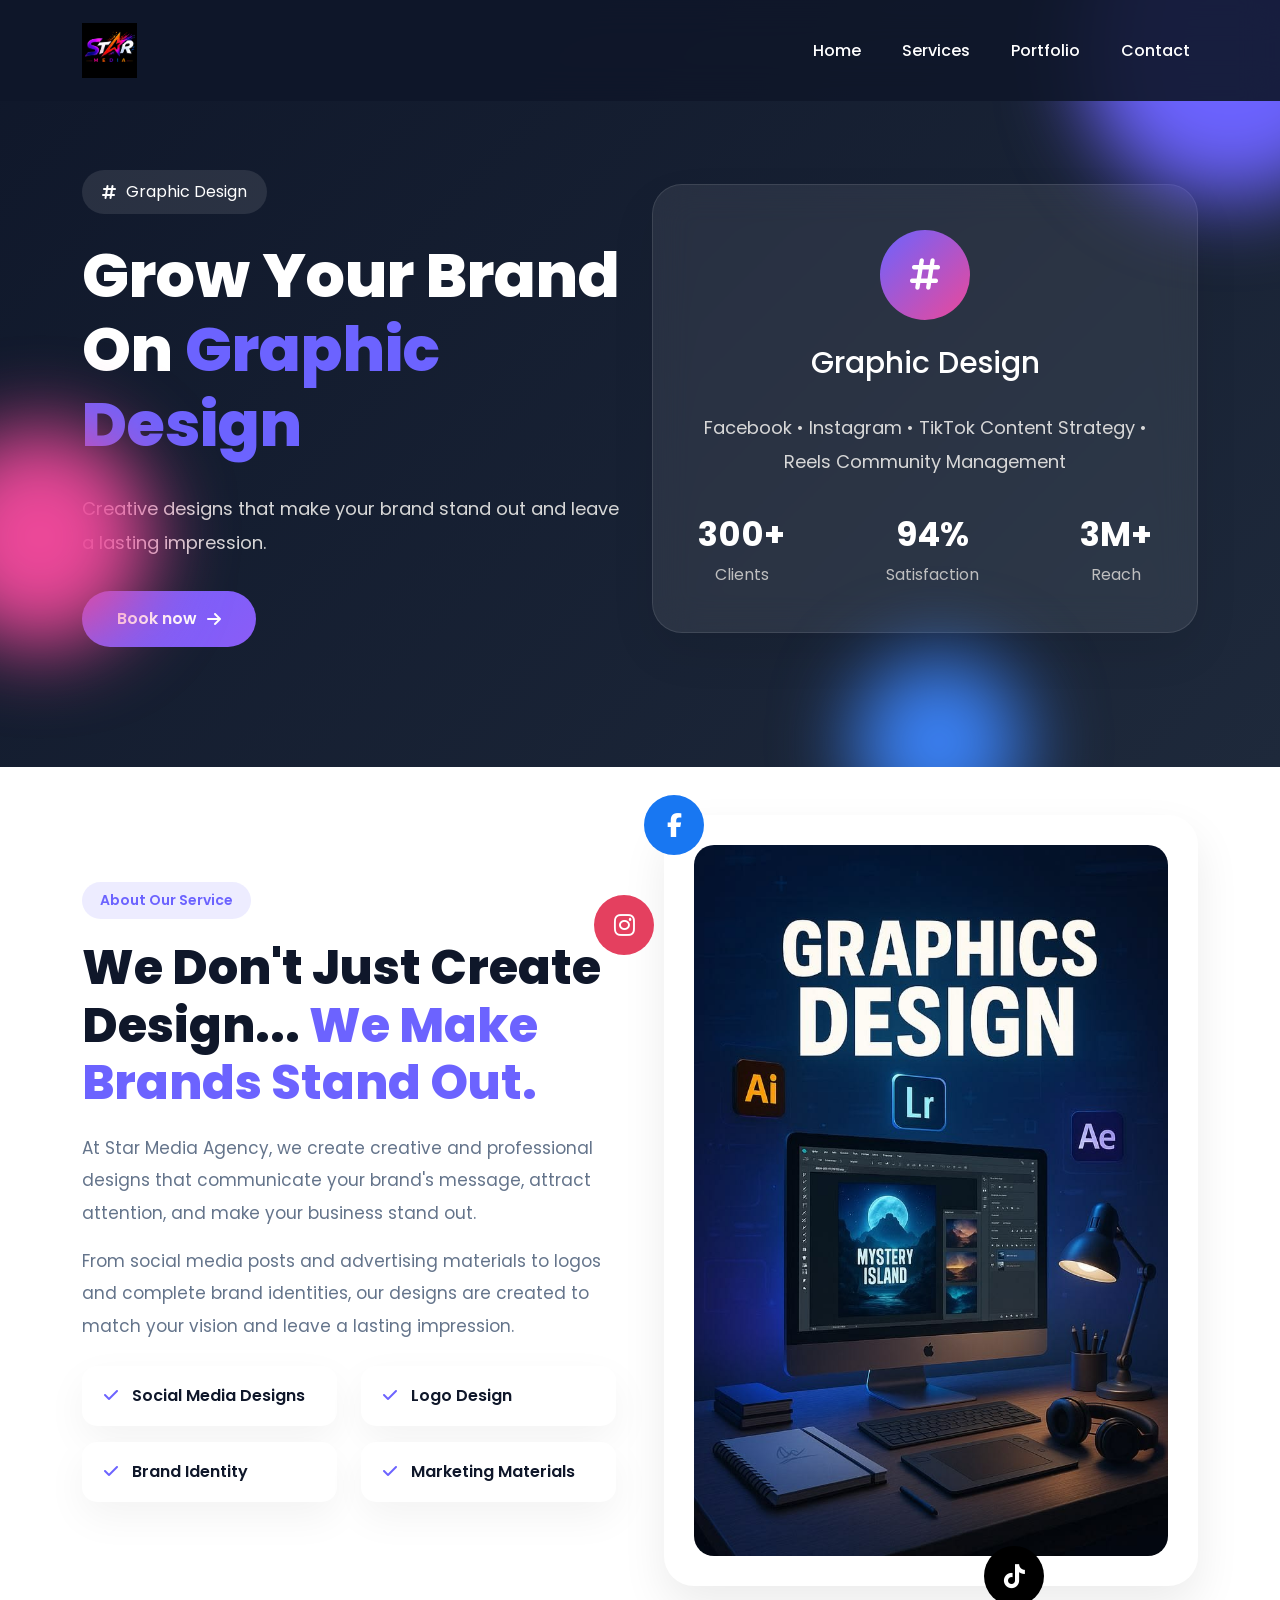
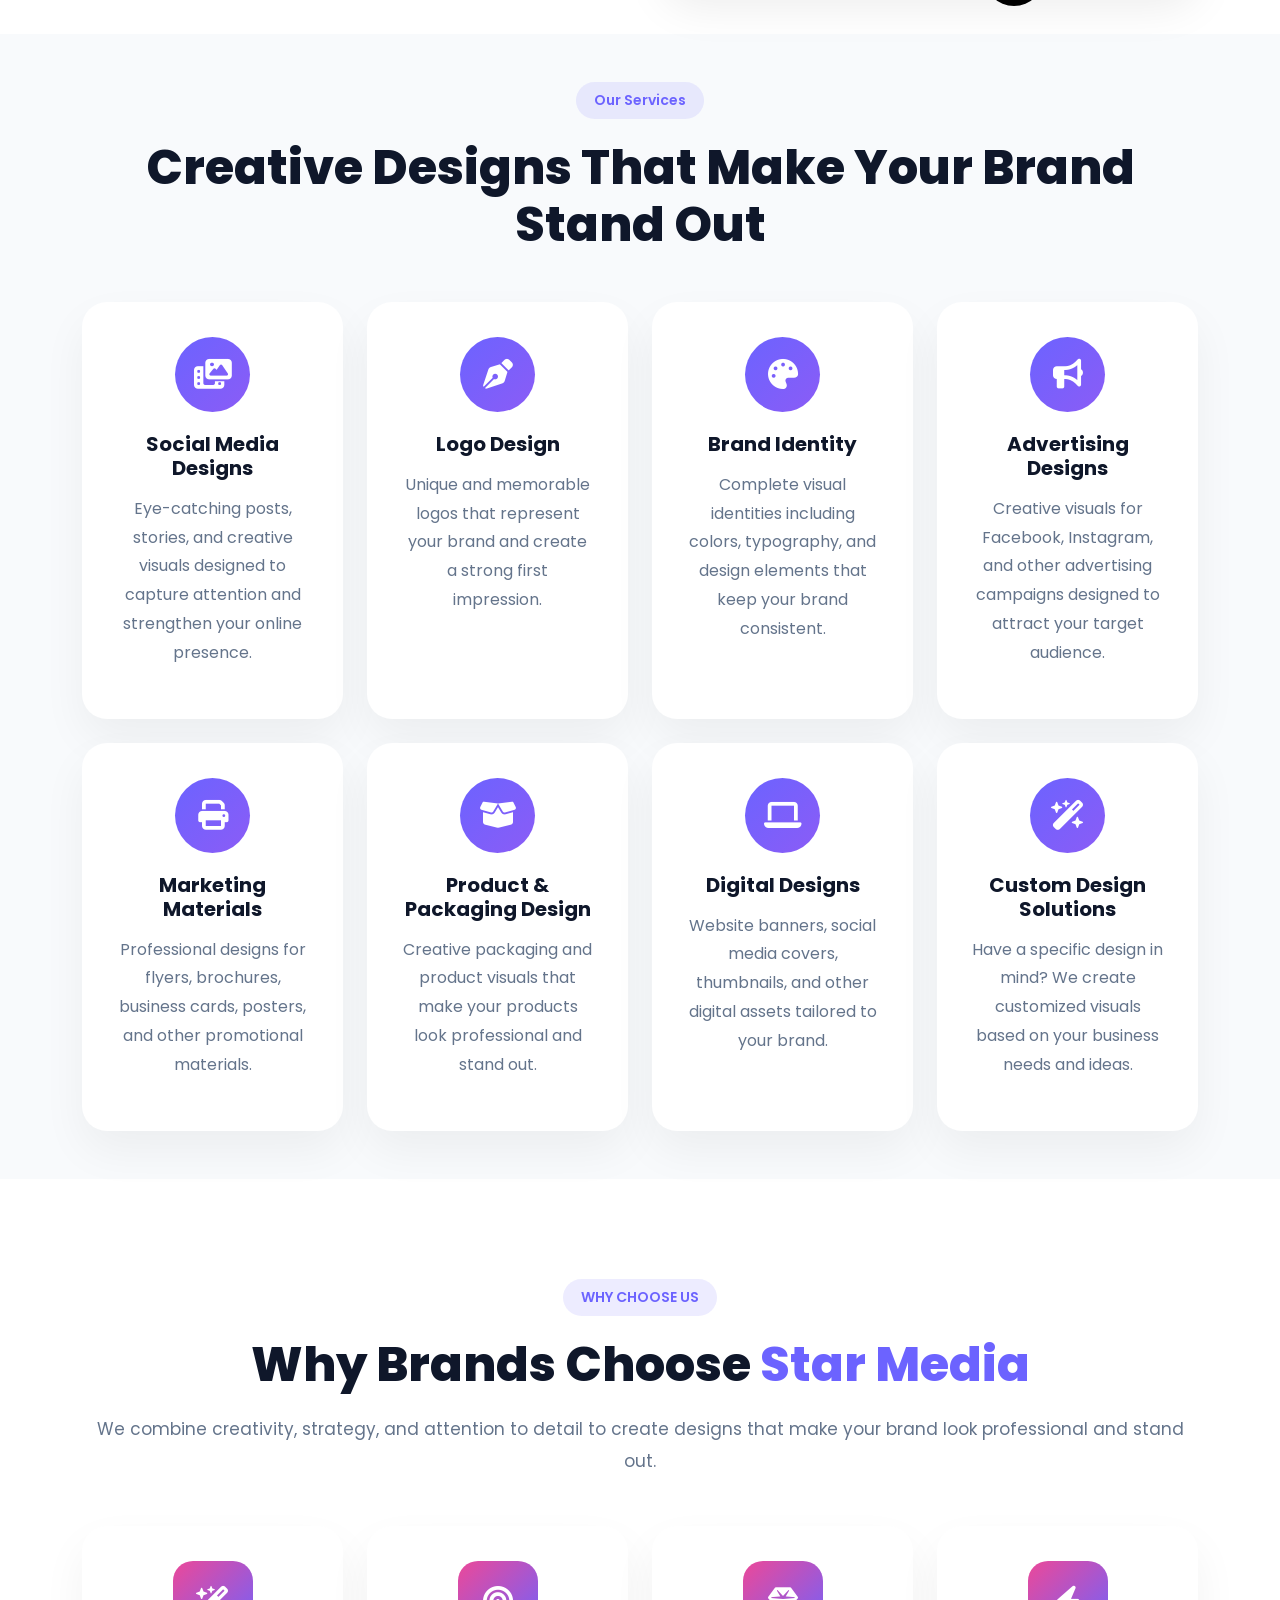
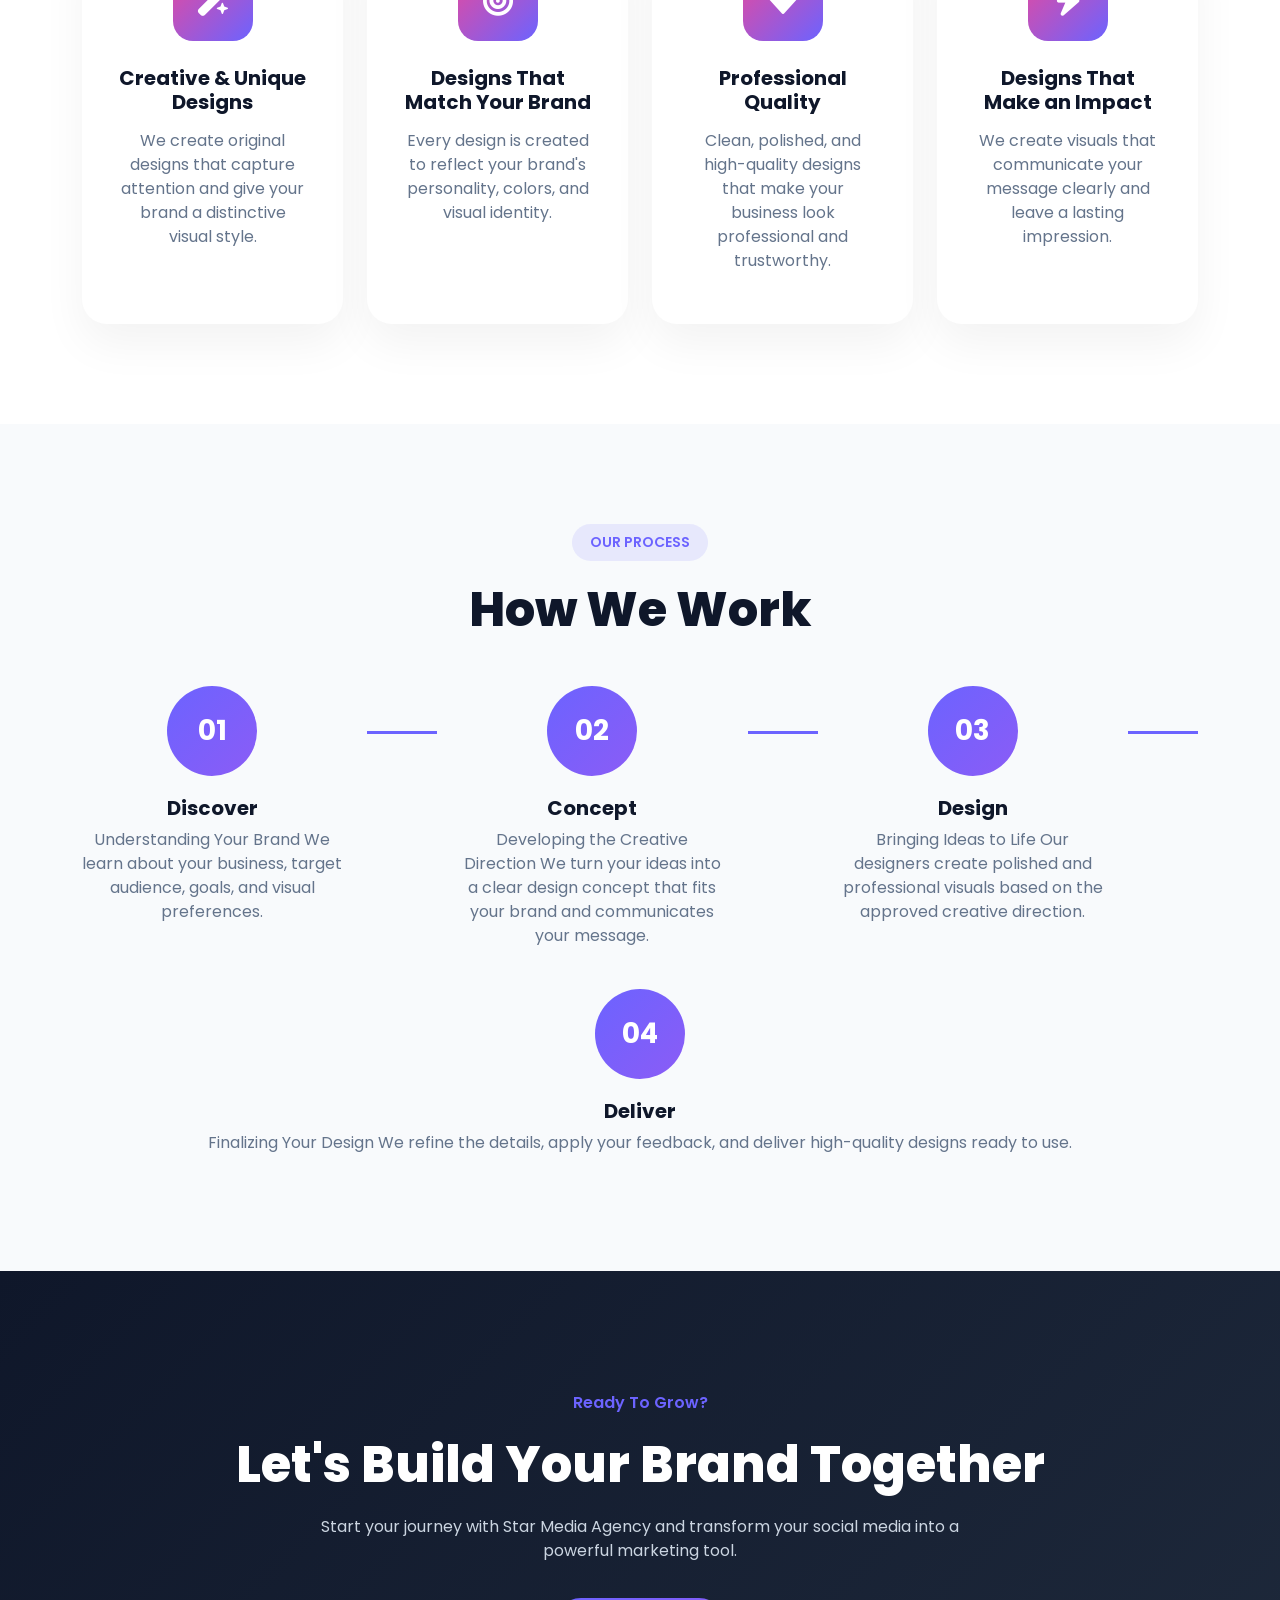
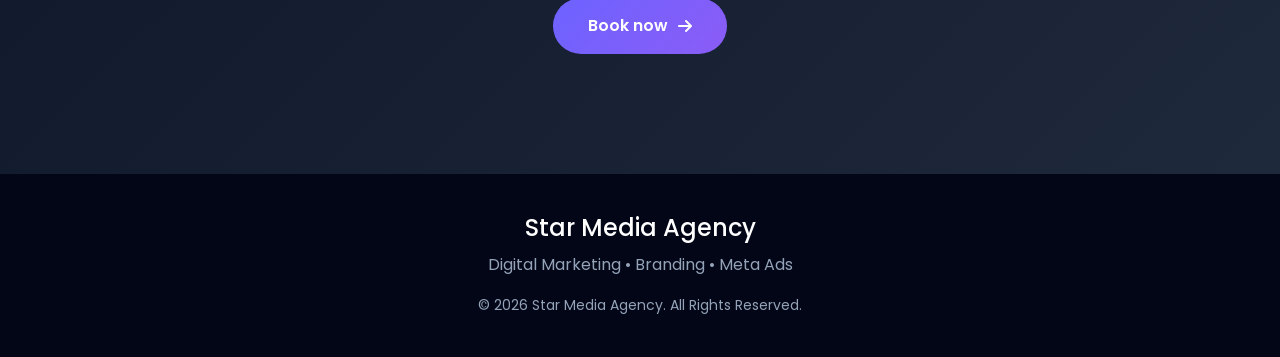
<file: graphic-design.html>
<!DOCTYPE html>
<html lang="en">

<head>
    <meta charset="UTF-8">
    <meta name="viewport" content="width=device-width, initial-scale=1.0">
    <title>Graphic Design | Star Media Agency</title>

    <!-- Bootstrap -->
    <link href="https://cdn.jsdelivr.net/npm/bootstrap@5.3.7/dist/css/bootstrap.min.css" rel="stylesheet">

    <!-- Font Awesome -->
    <link rel="stylesheet"
        href="https://cdnjs.cloudflare.com/ajax/libs/font-awesome/6.7.2/css/all.min.css">

    <!-- AOS -->
    <link rel="stylesheet"
        href="https://unpkg.com/aos@2.3.4/dist/aos.css">

    <!-- Google Font -->
    <link
        href="https://fonts.googleapis.com/css2?family=Poppins:wght@300;400;500;600;700;800&display=swap"
        rel="stylesheet">

    <!-- Main CSS -->
<link rel="stylesheet" href="service.css">
</head>

<body>

    <!-- =========================
            NAVBAR
    ========================== -->

    <nav class="navbar navbar-expand-lg fixed-top">
        <div class="container">

<a class="navbar-brand" href="../index.html">
    <img src="../assets/logo.png" alt="Star Media Logo" class="logo">
</a>

            <button class="navbar-toggler" data-bs-toggle="collapse"
                data-bs-target="#navbar">

                <i class="fa-solid fa-bars"></i>

            </button>

            <div class="collapse navbar-collapse" id="navbar">

                <ul class="navbar-nav ms-auto">

                    <li class="nav-item">
                        <a class="nav-link" href="index.html">
                            Home
                        </a>
                    </li>

                    <li class="nav-item">
                        <a class="nav-link" href="index.html#services">
                            Services
                        </a>
                    </li>

                    <li class="nav-item">
                        <a class="nav-link" href="index.html#portfolio">
                            Portfolio
                        </a>
                    </li>

                    <li class="nav-item">
                        <a class="nav-link" href="index.html#contact">
                            Contact
                        </a>
                    </li>

                </ul>

            </div>

        </div>
    </nav>

    <!-- =========================
            HERO
    ========================== -->

    <section class="service-hero">

        <div class="container">

            <div class="row align-items-center">

                <!-- Left -->

                <div class="col-lg-6"
                    data-aos="fade-right">

                    <span class="hero-tag">

                        <i class="fa-solid fa-hashtag"></i>

                        Graphic Design

                    </span>

                    <h1>

                        Grow Your Brand On
                        <span>Graphic Design</span>

                    </h1>

                    <p>

                        Creative designs that make your brand
                        stand out and leave a lasting impression.

                    </p>

                    <div class="hero-buttons">

                        <a href="https://wa.me/201030939852"
                            class="btn-main">

                            Book now
                                        <i class="fa-solid fa-arrow-right"></i>
                        </a>



                    </div>

                </div>

                <!-- Right -->

                <div class="col-lg-6"
                    data-aos="fade-left">

                    <div class="hero-card">

                        <div class="hero-icon">

                            <i class="fa-solid fa-hashtag"></i>

                        </div>

                        <h3>

                            Graphic Design

                        </h3>

                        <p>

                            Facebook • Instagram • TikTok
                            Content Strategy • Reels
                            Community Management

                        </p>

                        <div class="hero-stats">

                            <div>

                                <h4>300+</h4>

                                <span>Clients</span>

                            </div>

                            <div>

                                <h4>94%</h4>

                                <span>Satisfaction</span>

                            </div>

                            <div>

                                <h4>3M+</h4>

                                <span>Reach</span>

                            </div>

                        </div>

                    </div>

                </div>

            </div>

        </div>

        <!-- Floating Shapes -->

        <div class="shape one"></div>
        <div class="shape two"></div>
        <div class="shape three"></div>

    </section>

    <!-- =========================
        ABOUT SERVICE
    ========================== -->
    <section class="about-service py-5">

    <div class="container">

        <div class="row align-items-center g-5">

            <!-- Left -->

            <div class="col-lg-6" data-aos="fade-right">

                <span class="section-badge">
                    About Our Service
                </span>

                <h2 class="section-title">
                    We Don't Just Create Design...
                    <span>We Make Brands Stand Out.</span>
                </h2>

                <p class="section-text">

                    At Star Media Agency, we create creative and professional
                    designs that communicate your brand's message, attract
                    attention, and make your business stand out.

                </p>

                <p class="section-text">

                    From social media posts and advertising materials to logos
                    and complete brand identities, our designs are created to
                    match your vision and leave a lasting impression.

                </p>

                <div class="row mt-4">

                    <div class="col-6 mb-3">

                        <div class="feature-box">

                            <i class="fa-solid fa-check"></i>

                            Social Media Designs

                        </div>

                    </div>

                    <div class="col-6 mb-3">

                        <div class="feature-box">

                            <i class="fa-solid fa-check"></i>

                            Logo Design

                        </div>

                    </div>

                    <div class="col-6 mb-3">

                        <div class="feature-box">

                            <i class="fa-solid fa-check"></i>

                            Brand Identity

                        </div>

                    </div>

                    <div class="col-6 mb-3">

                        <div class="feature-box">

                            <i class="fa-solid fa-check"></i>

                            Marketing Materials

                        </div>

                    </div>

                </div>

            </div>

            <!-- Right -->

            <div class="col-lg-6" data-aos="fade-left">

                <div class="service-image-card">

                    <div class="floating-icon one">

                        <i class="fa-brands fa-facebook-f"></i>

                    </div>

                    <div class="floating-icon two">

                        <i class="fa-brands fa-instagram"></i>

                    </div>

                    <div class="floating-icon three">

                        <i class="fa-brands fa-tiktok"></i>

                    </div>

                    <img src="assets/graphic.jpg"
                        class="img-fluid"
                        alt="Social Media">

                </div>

            </div>

        </div>

    </div>

</section>

<!-- =========================
        WHAT WE OFFER
========================== -->

<section class="services-list py-5">

    <div class="container">

        <div class="text-center mb-5">

            <span class="section-badge">

                Our Services

            </span>

            <h2 class="section-title">

                Creative Designs That Make Your Brand Stand Out

            </h2>

        </div>

        <div class="row g-4">

            <div class="col-lg-3 col-md-6">

                <div class="offer-card">

                    <i class="fa-solid fa-photo-film"></i>

                    <h5>Social Media Designs</h5>

                    <p>Eye-catching posts, stories, and creative visuals designed to capture attention and strengthen your online presence.</p>

                </div>

            </div>

            <div class="col-lg-3 col-md-6">

                <div class="offer-card">

                    <i class="fa-solid fa-pen-nib"></i>

                    <h5>Logo Design</h5>

                    <p>Unique and memorable logos that represent your brand and create a strong first impression.</p>

                </div>

            </div>

            <div class="col-lg-3 col-md-6">

                <div class="offer-card">

                    <i class="fa-solid fa-palette"></i>

                    <h5>Brand Identity</h5>

                    <p>Complete visual identities including colors, typography, and design elements that keep your brand consistent.</p>

                </div>

            </div>

            <div class="col-lg-3 col-md-6">

                <div class="offer-card">

                    <i class="fa-solid fa-bullhorn"></i>

                    <h5>Advertising Designs</h5>

                    <p>Creative visuals for Facebook, Instagram, and other advertising campaigns designed to attract your target audience.</p>

                </div>

            </div>

            <div class="col-lg-3 col-md-6">

                <div class="offer-card">

                    <i class="fa-solid fa-print"></i>

                    <h5>Marketing Materials</h5>

                    <p>Professional designs for flyers, brochures, business cards, posters, and other promotional materials.</p>

                </div>

            </div>

            <div class="col-lg-3 col-md-6">

                <div class="offer-card">

                    <i class="fa-solid fa-box-open"></i>

                    <h5>Product & Packaging Design</h5>

                    <p>Creative packaging and product visuals that make your products look professional and stand out.</p>

                </div>

            </div>

            <div class="col-lg-3 col-md-6">

                <div class="offer-card">

                    <i class="fa-solid fa-laptop"></i>

                    <h5>Digital Designs</h5>

                    <p>Website banners, social media covers, thumbnails, and other digital assets tailored to your brand.</p>

                </div>

            </div>

            <div class="col-lg-3 col-md-6">

                <div class="offer-card">

                    <i class="fa-solid fa-wand-magic-sparkles"></i>

                    <h5>Custom Design Solutions</h5>

                    <p>Have a specific design in mind? We create customized visuals based on your business needs and ideas.</p>

                </div>

            </div>

        </div>

    </div>

</section>
<!-- ===================================
        WHY CHOOSE STAR MEDIA
==================================== -->

<section class="why-us section-padding">

    <div class="container">

        <div class="text-center mb-5">

            <span class="section-subtitle">

                WHY CHOOSE US

            </span>

            <h2 class="section-title">

                Why Brands Choose
                <span>Star Media</span>

            </h2>

            <p class="section-desc">

                We combine creativity, strategy, and attention to detail to create designs that make your brand look professional and stand out.

            </p>

        </div>

        <div class="row g-4">

            <!-- Card -->

            <div class="col-lg-3 col-md-6">

                <div class="why-card">

                    <div class="why-icon">

                        <i class="fa-solid fa-wand-magic-sparkles"></i>

                    </div>

                    <h5>

                        Creative & Unique Designs

                    </h5>

                    <p>

                        We create original designs that capture attention and give your brand a distinctive visual style.

                    </p>

                </div>

            </div>

            <!-- Card -->

            <div class="col-lg-3 col-md-6">

                <div class="why-card">

                    <div class="why-icon">

                        <i class="fa-solid fa-bullseye"></i>

                    </div>

                    <h5>

                        Designs That Match Your Brand

                    </h5>

                    <p>

                        Every design is created to reflect your brand's personality, colors, and visual identity.

                    </p>

                </div>

            </div>

            <!-- Card -->

            <div class="col-lg-3 col-md-6">

                <div class="why-card">

                    <div class="why-icon">

                        <i class="fa-solid fa-gem"></i>

                    </div>

                    <h5>

                        Professional Quality

                    </h5>

                    <p>

                        Clean, polished, and high-quality designs that make your business look professional and trustworthy.

                    </p>

                </div>

            </div>

            <!-- Card -->

            <div class="col-lg-3 col-md-6">

                <div class="why-card">

                    <div class="why-icon">

                        <i class="fa-solid fa-bolt"></i>

                    </div>

                    <h5>

                        Designs That Make an Impact

                    </h5>

                    <p>

                        We create visuals that communicate your message clearly and leave a lasting impression.

                    </p>

                </div>

            </div>

        </div>

    </div>

</section>



<!-- ===================================
            OUR PROCESS
==================================== -->

<section class="process section-padding">

    <div class="container">

        <div class="text-center mb-5">

            <span class="section-subtitle">

                OUR PROCESS

            </span>

            <h2 class="section-title">

                How We Work

            </h2>

        </div>

        <div class="process-wrapper">

            <div class="process-item">

                <div class="number">

                    01

                </div>

                <h5>

                    Discover

                </h5>

                <p>

                    Understanding Your Brand

We learn about your business, target audience, goals, and visual preferences.

                </p>

            </div>

            <div class="line"></div>

            <div class="process-item">

                <div class="number">

                    02

                </div>

                <h5>

                    Concept

                </h5>

                <p>

                    Developing the Creative Direction

We turn your ideas into a clear design concept that fits your brand and communicates your message.

                </p>

            </div>

            <div class="line"></div>

            <div class="process-item">

                <div class="number">

                    03

                </div>

                <h5>

                    Design

                </h5>

                <p>

                    Bringing Ideas to Life

Our designers create polished and professional visuals based on the approved creative direction.

                </p>

            </div>

            <div class="line"></div>

            <div class="process-item">

                <div class="number">

                    04

                </div>

                <h5>

                    Deliver

                </h5>

                <p>

                    Finalizing Your Design

We refine the details, apply your feedback, and deliver high-quality designs ready to use.

                </p>

            </div>

        </div>

    </div>

</section>



<!-- ===================================
            CTA
==================================== -->

<section class="service-cta">

    <div class="container">

        <div class="cta-box">

            <span>

                Ready To Grow?

            </span>

            <h2>

                Let's Build Your Brand Together

            </h2>

            <p>

                Start your journey with Star Media Agency
                and transform your social media into
                a powerful marketing tool.

            </p>

            <a href="https://wa.me/201030939852"
                class="btn-main">

                Book now

                <i class="fa-solid fa-arrow-right"></i>

            </a>

        </div>

    </div>

</section>



<!-- ===================================
            FOOTER
==================================== -->

<footer class="footer">

    <div class="container text-center">

        <h4>

            Star Media Agency

        </h4>

        <p>

            Digital Marketing • Branding • Meta Ads

        </p>

        <small>

            © 2026 Star Media Agency.
            All Rights Reserved.

        </small>

    </div>

</footer>



<script src="https://cdn.jsdelivr.net/npm/bootstrap@5.3.7/dist/js/bootstrap.bundle.min.js"></script>

<script src="https://unpkg.com/aos@2.3.4/dist/aos.js"></script>

<script>

AOS.init({

duration:900,
once:true

});

</script>

</body>
</html>
</file>
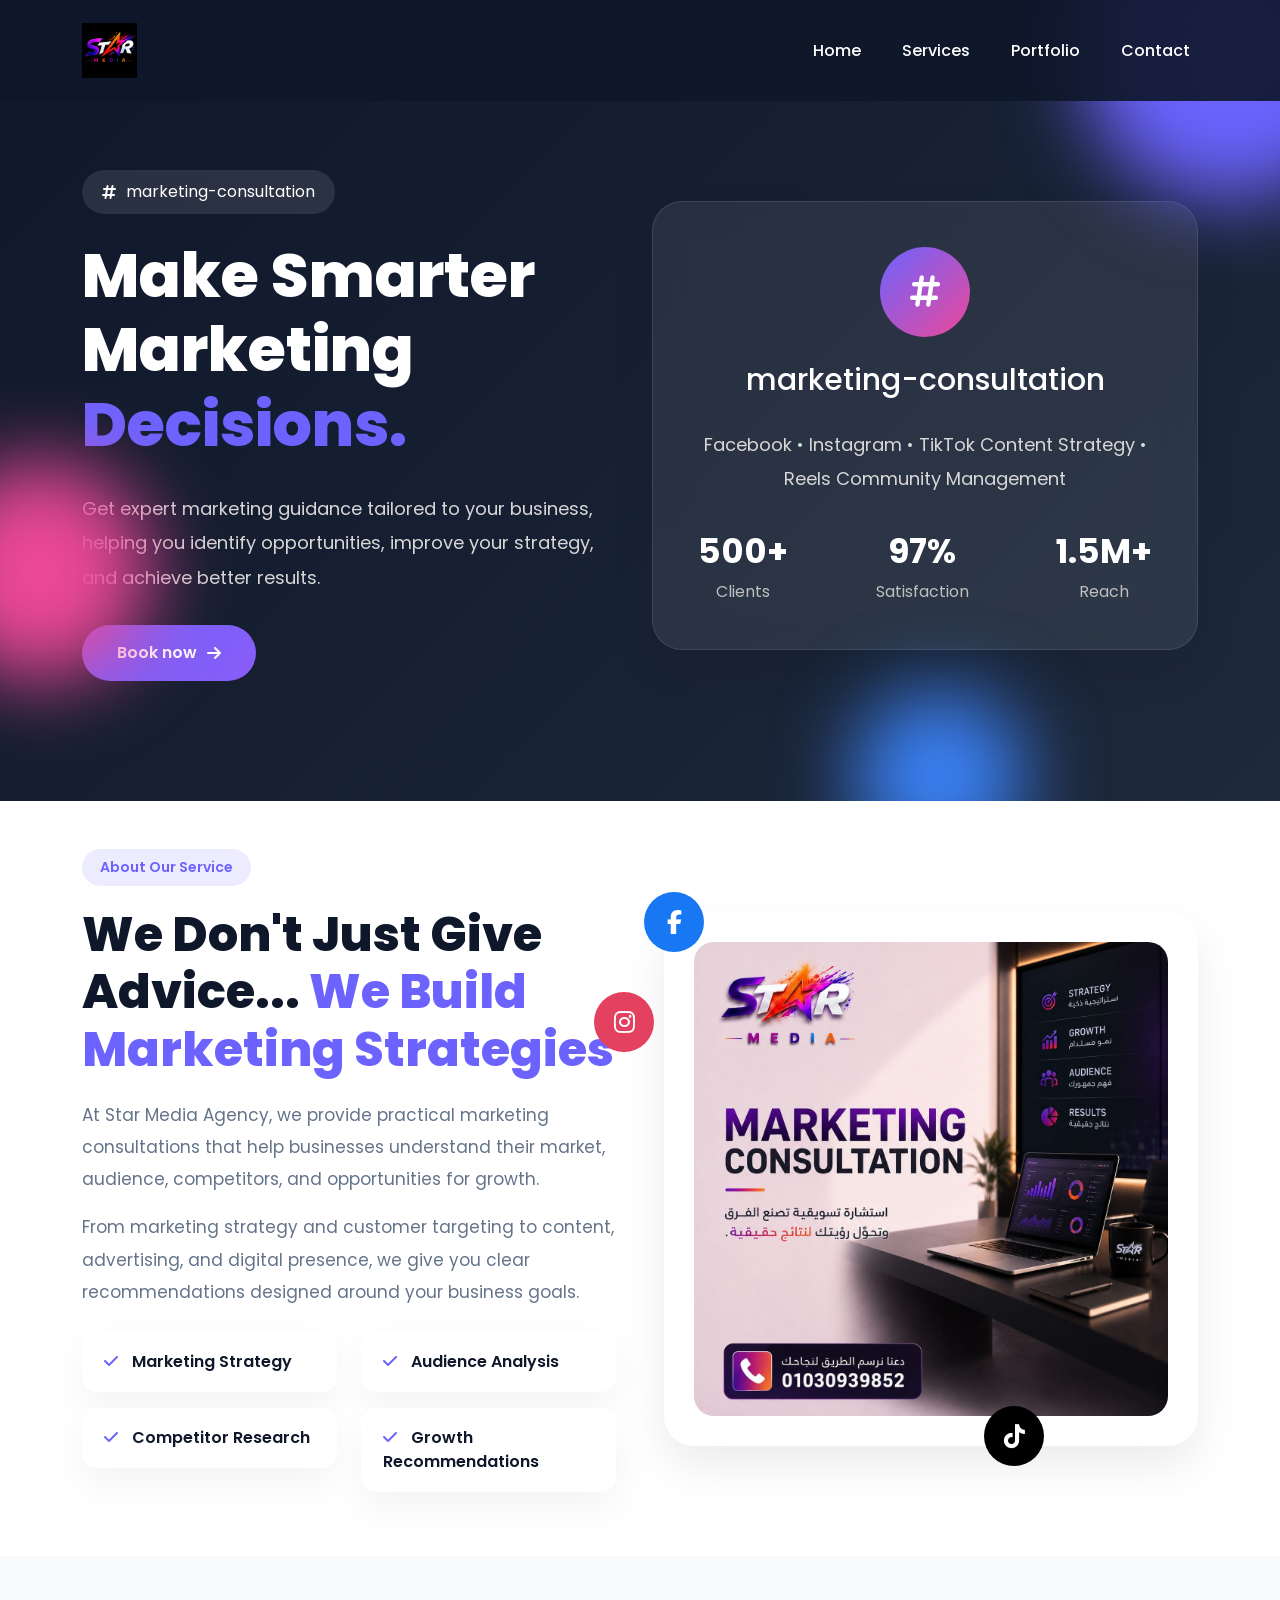
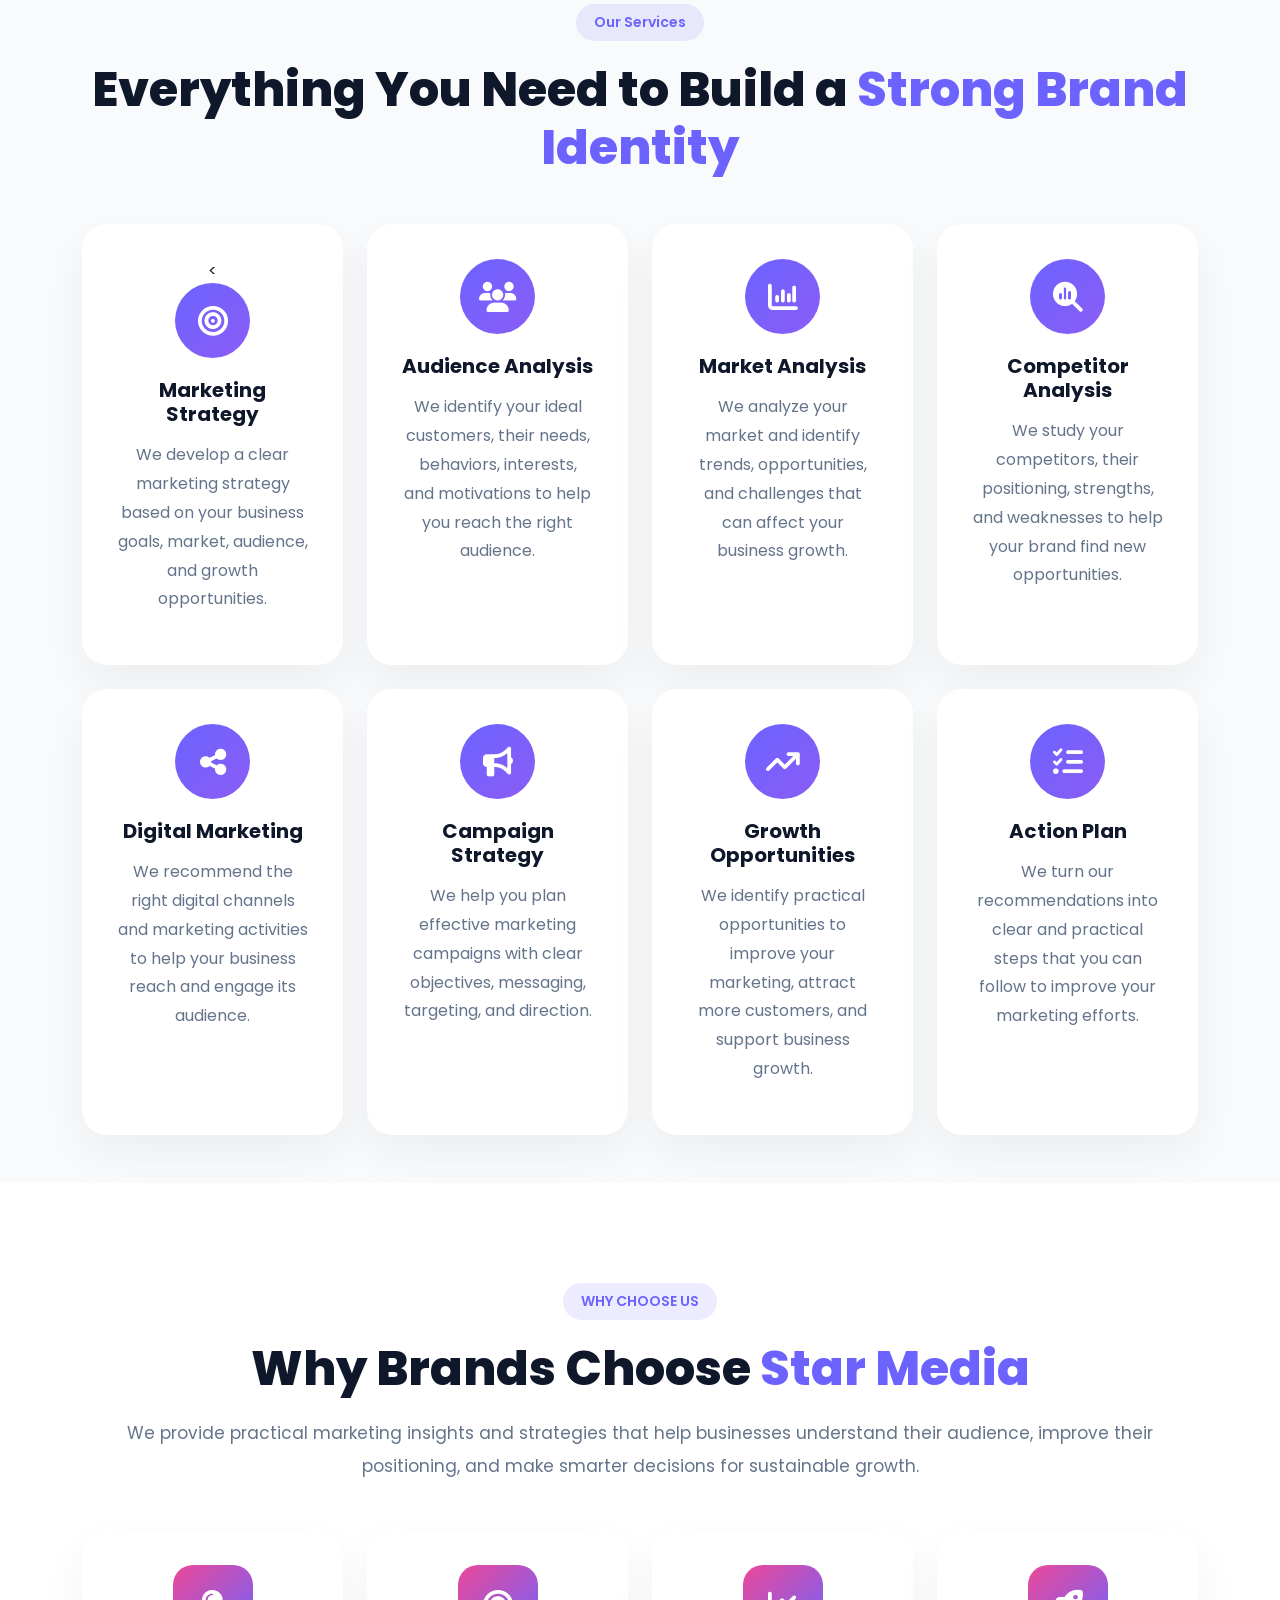
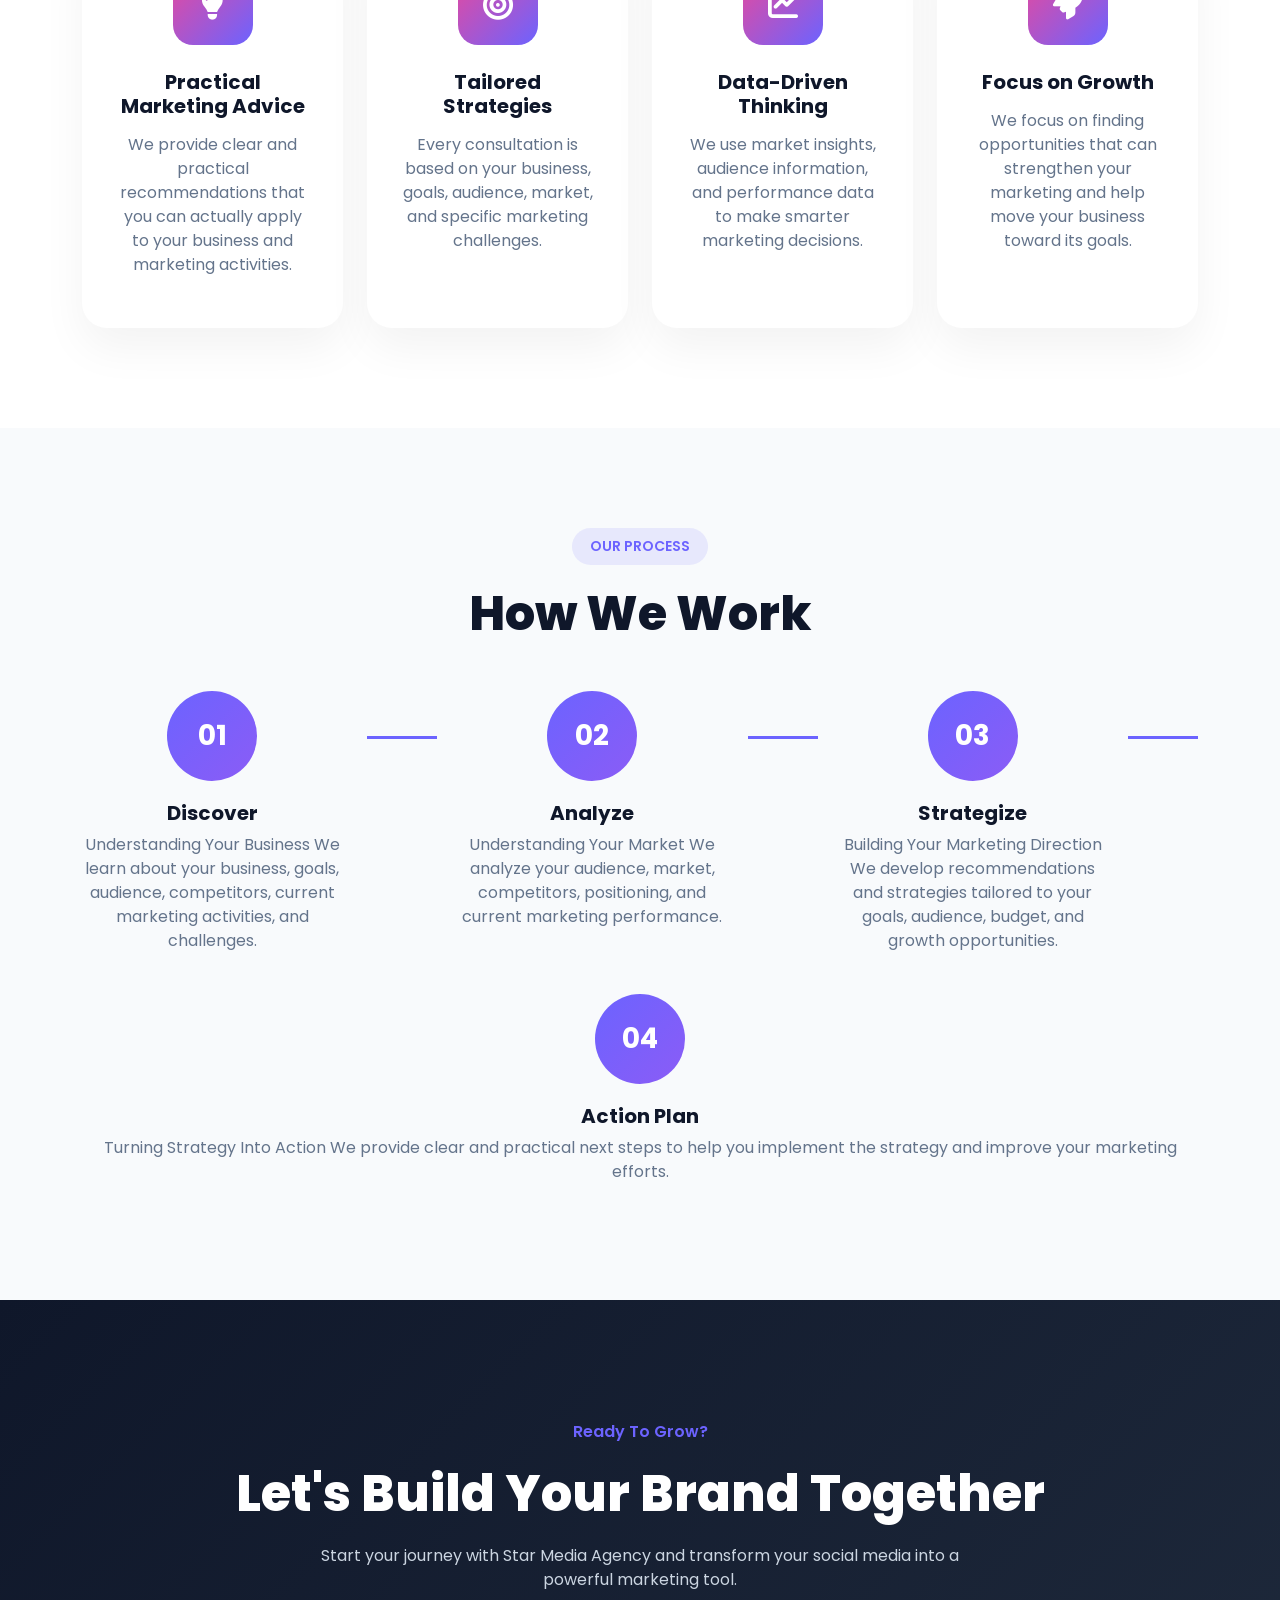
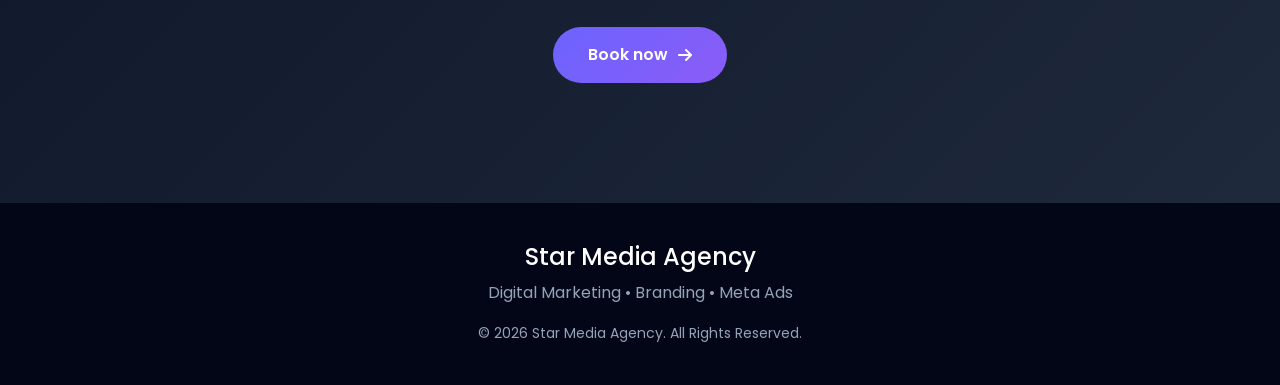
<file: marketing-consultation.html>
<!DOCTYPE html>
<html lang="en">

<head>
    <meta charset="UTF-8">
    <meta name="viewport" content="width=device-width, initial-scale=1.0">
    <title>marketing-consultation | Star Media Agency</title>

    <!-- Bootstrap -->
    <link href="https://cdn.jsdelivr.net/npm/bootstrap@5.3.7/dist/css/bootstrap.min.css" rel="stylesheet">

    <!-- Font Awesome -->
    <link rel="stylesheet"
        href="https://cdnjs.cloudflare.com/ajax/libs/font-awesome/6.7.2/css/all.min.css">

    <!-- AOS -->
    <link rel="stylesheet"
        href="https://unpkg.com/aos@2.3.4/dist/aos.css">

    <!-- Google Font -->
    <link
        href="https://fonts.googleapis.com/css2?family=Poppins:wght@300;400;500;600;700;800&display=swap"
        rel="stylesheet">

    <!-- Main CSS -->
<link rel="stylesheet" href="service.css">
</head>

<body>

    <!-- =========================
            NAVBAR
    ========================== -->

    <nav class="navbar navbar-expand-lg fixed-top">
        <div class="container">

<a class="navbar-brand" href="../index.html">
    <img src="../assets/logo.png" alt="Star Media Logo" class="logo">
</a>

            <button class="navbar-toggler" data-bs-toggle="collapse"
                data-bs-target="#navbar">

                <i class="fa-solid fa-bars"></i>

            </button>

            <div class="collapse navbar-collapse" id="navbar">

                <ul class="navbar-nav ms-auto">

                    <li class="nav-item">
                        <a class="nav-link" href="index.html">
                            Home
                        </a>
                    </li>

                    <li class="nav-item">
                        <a class="nav-link" href="index.html#services">
                            Services
                        </a>
                    </li>

                    <li class="nav-item">
                        <a class="nav-link" href="index.html#portfolio">
                            Portfolio
                        </a>
                    </li>

                    <li class="nav-item">
                        <a class="nav-link" href="index.html#contact">
                            Contact
                        </a>
                    </li>

                </ul>

            </div>

        </div>
    </nav>

    <!-- =========================
            HERO
    ========================== -->

    <section class="service-hero">

        <div class="container">

            <div class="row align-items-center">

                <!-- Left -->

                <div class="col-lg-6"
                    data-aos="fade-right">

                    <span class="hero-tag">

                        <i class="fa-solid fa-hashtag"></i>

                        marketing-consultation

                    </span>

<h1>
    Make Smarter Marketing
    <span>Decisions.</span>
</h1>

<p>
    Get expert marketing guidance tailored to your business,
    helping you identify opportunities, improve your strategy,
    and achieve better results.
</p>
                    <div class="hero-buttons">

                        <a href="https://wa.me/201030939852"
                            class="btn-main">

                            Book now
                                        <i class="fa-solid fa-arrow-right"></i>
                        </a>



                    </div>

                </div>

                <!-- Right -->

                <div class="col-lg-6"
                    data-aos="fade-left">

                    <div class="hero-card">

                        <div class="hero-icon">

                            <i class="fa-solid fa-hashtag"></i>

                        </div>

                        <h3>

                            marketing-consultation

                        </h3>

                        <p>

                            Facebook • Instagram • TikTok
                            Content Strategy • Reels
                            Community Management

                        </p>

                        <div class="hero-stats">

                            <div>

                                <h4>500+</h4>

                                <span>Clients</span>

                            </div>

                            <div>

                                <h4>97%</h4>

                                <span>Satisfaction</span>

                            </div>

                            <div>

                                <h4>1.5M+</h4>

                                <span>Reach</span>

                            </div>

                        </div>

                    </div>

                </div>

            </div>

        </div>

        <!-- Floating Shapes -->

        <div class="shape one"></div>
        <div class="shape two"></div>
        <div class="shape three"></div>

    </section>

    <!-- =========================
        ABOUT SERVICE
    ========================== -->
    <section class="about-service py-5">

    <div class="container">

        <div class="row align-items-center g-5">

            <!-- Left -->

            <div class="col-lg-6" data-aos="fade-right">

                <span class="section-badge">
                    About Our Service
                </span>

<h2 class="section-title">
    We Don't Just Give Advice...
    <span>We Build Marketing Strategies</span>
</h2>

<p class="section-text">
    At Star Media Agency, we provide practical marketing consultations
    that help businesses understand their market, audience, competitors,
    and opportunities for growth.
</p>

<p class="section-text">
    From marketing strategy and customer targeting to content, advertising,
    and digital presence, we give you clear recommendations designed
    around your business goals.
</p>
                <div class="row mt-4">

                    <div class="col-6 mb-3">

                        <div class="feature-box">

                            <i class="fa-solid fa-check"></i>

Marketing Strategy
                        </div>

                    </div>

                    <div class="col-6 mb-3">

                        <div class="feature-box">

                            <i class="fa-solid fa-check"></i>

Audience Analysis                       </div>

                    </div>

                    <div class="col-6 mb-3">

                        <div class="feature-box">

                            <i class="fa-solid fa-check"></i>

Competitor Research                      </div>

                    </div>

                    <div class="col-6 mb-3">

                        <div class="feature-box">

                            <i class="fa-solid fa-check"></i>

Growth Recommendations                      </div>

                    </div>

                </div>

            </div>

            <!-- Right -->

            <div class="col-lg-6" data-aos="fade-left">

                <div class="service-image-card">

                    <div class="floating-icon one">

                        <i class="fa-brands fa-facebook-f"></i>

                    </div>

                    <div class="floating-icon two">

                        <i class="fa-brands fa-instagram"></i>

                    </div>

                    <div class="floating-icon three">

                        <i class="fa-brands fa-tiktok"></i>

                    </div>

                    <img src="assets/marketing.jpeg"
                        class="img-fluid"
                        alt="meta advertising service">

                </div>

            </div>

        </div>

    </div>

</section>

<!-- =========================
        WHAT WE OFFER
========================== -->

<section class="services-list py-5">

    <div class="container">

        <div class="text-center mb-5">

            <span class="section-badge">

                Our Services

            </span>

<h2 class="section-title">
    Everything You Need to Build a
    <span>Strong Brand Identity</span>
</h2>

        </div>

        <div class="row g-4">

            <div class="col-lg-3 col-md-6">

                <div class="offer-card">

<<i class="fa-solid fa-bullseye"></i>
<h5>Marketing Strategy</h5>
<p>
    We develop a clear marketing strategy based on your business goals,
    market, audience, and growth opportunities.
</p>

                </div>

            </div>

            <div class="col-lg-3 col-md-6">

                <div class="offer-card">

<i class="fa-solid fa-users"></i>
<h5>Audience Analysis</h5>
<p>
    We identify your ideal customers, their needs, behaviors, interests,
    and motivations to help you reach the right audience.
</p>

                </div>

            </div>

            <div class="col-lg-3 col-md-6">

                <div class="offer-card">

<i class="fa-solid fa-chart-column"></i>
<h5>Market Analysis</h5>
<p>
    We analyze your market and identify trends, opportunities, and challenges
    that can affect your business growth.
</p>
                </div>

            </div>

            <div class="col-lg-3 col-md-6">

                <div class="offer-card">

<i class="fa-solid fa-magnifying-glass-chart"></i>
<h5>Competitor Analysis</h5>
<p>
    We study your competitors, their positioning, strengths, and weaknesses
    to help your brand find new opportunities.
</p>
                </div>

            </div>

            <div class="col-lg-3 col-md-6">

                <div class="offer-card">

<i class="fa-solid fa-share-nodes"></i>
<h5>Digital Marketing</h5>
<p>
    We recommend the right digital channels and marketing activities
    to help your business reach and engage its audience.
</p>
                </div>

            </div>

            <div class="col-lg-3 col-md-6">

                <div class="offer-card">

<i class="fa-solid fa-bullhorn"></i>
<h5>Campaign Strategy</h5>
<p>
    We help you plan effective marketing campaigns with clear objectives,
    messaging, targeting, and direction.
</p>

                </div>

            </div>

            <div class="col-lg-3 col-md-6">

                <div class="offer-card">

<i class="fa-solid fa-arrow-trend-up"></i>
<h5>Growth Opportunities</h5>
<p>
    We identify practical opportunities to improve your marketing,
    attract more customers, and support business growth.
</p>
                </div>

            </div>

            <div class="col-lg-3 col-md-6">

                <div class="offer-card">

<i class="fa-solid fa-list-check"></i>
<h5>Action Plan</h5>
<p>
    We turn our recommendations into clear and practical steps
    that you can follow to improve your marketing efforts.
</p>
                </div>

            </div>

        </div>

    </div>

</section>
<!-- ===================================
        WHY CHOOSE STAR MEDIA
==================================== -->

<section class="why-us section-padding">

    <div class="container">

        <div class="text-center mb-5">

            <span class="section-subtitle">

                WHY CHOOSE US

            </span>

            <h2 class="section-title">

                Why Brands Choose
                <span>Star Media</span>

            </h2>

<p class="section-desc">
    We provide practical marketing insights and strategies that help
    businesses understand their audience, improve their positioning,
    and make smarter decisions for sustainable growth.
</p>
        </div>

        <div class="row g-4">

            <!-- Card -->

            <div class="col-lg-3 col-md-6">

                <div class="why-card">

<div class="why-icon">
    <i class="fa-solid fa-lightbulb"></i>
</div>

<h5>
    Practical Marketing Advice
</h5>

<p>
    We provide clear and practical recommendations that you can actually
    apply to your business and marketing activities.
</p>


                </div>

            </div>

            <!-- Card -->

            <div class="col-lg-3 col-md-6">

                <div class="why-card">

<div class="why-icon">
    <i class="fa-solid fa-bullseye"></i>
</div>

<h5>
    Tailored Strategies
</h5>

<p>
    Every consultation is based on your business, goals, audience,
    market, and specific marketing challenges.
</p>
                </div>

            </div>

            <!-- Card -->

            <div class="col-lg-3 col-md-6">

                <div class="why-card">

<div class="why-icon">
    <i class="fa-solid fa-chart-line"></i>
</div>

<h5>
    Data-Driven Thinking
</h5>

<p>
    We use market insights, audience information, and performance data
    to make smarter marketing decisions.
</p>
                </div>

            </div>

            <!-- Card -->

            <div class="col-lg-3 col-md-6">

                <div class="why-card">

<div class="why-icon">
    <i class="fa-solid fa-rocket"></i>
</div>

<h5>
    Focus on Growth
</h5>

<p>
    We focus on finding opportunities that can strengthen your marketing
    and help move your business toward its goals.
</p>

                </div>

            </div>

        </div>

    </div>

</section>



<!-- ===================================
            OUR PROCESS
==================================== -->

<section class="process section-padding">

    <div class="container">

        <div class="text-center mb-5">

            <span class="section-subtitle">

                OUR PROCESS

            </span>

            <h2 class="section-title">

                How We Work

            </h2>

        </div>

        <div class="process-wrapper">

            <div class="process-item">

                <div class="number">
                    01
                </div>

<h5>
    Discover
</h5>

<p>
    Understanding Your Business
    We learn about your business, goals, audience, competitors,
    current marketing activities, and challenges.
</p>


            </div>

            <div class="line"></div>

            <div class="process-item">

                <div class="number">
                    02
                </div>

<h5>
    Analyze
</h5>

<p>
    Understanding Your Market
    We analyze your audience, market, competitors, positioning,
    and current marketing performance.
</p>

            </div>

            <div class="line"></div>

            <div class="process-item">

                <div class="number">
                    03
                </div>

<h5>
    Strategize
</h5>

<p>
    Building Your Marketing Direction
    We develop recommendations and strategies tailored to your goals,
    audience, budget, and growth opportunities.
</p>


            </div>

            <div class="line"></div>

            <div class="process-item">

                <div class="number">
                    04
                </div>

<h5>
    Action Plan
</h5>

<p>
    Turning Strategy Into Action
    We provide clear and practical next steps to help you implement
    the strategy and improve your marketing efforts.
</p>

            </div>

        </div>

    </div>

</section>



<!-- ===================================
            CTA
==================================== -->

<section class="service-cta">

    <div class="container">

        <div class="cta-box">

            <span>

                Ready To Grow?

            </span>

            <h2>

                Let's Build Your Brand Together

            </h2>

            <p>

                Start your journey with Star Media Agency
                and transform your social media into
                a powerful marketing tool.

            </p>

            <a href="https://wa.me/201030939852"
                class="btn-main">

                Book now

                <i class="fa-solid fa-arrow-right"></i>

            </a>

        </div>

    </div>

</section>



<!-- ===================================
            FOOTER
==================================== -->

<footer class="footer">

    <div class="container text-center">

        <h4>

            Star Media Agency

        </h4>

        <p>

            Digital Marketing • Branding • Meta Ads

        </p>

        <small>

            © 2026 Star Media Agency.
            All Rights Reserved.

        </small>

    </div>

</footer>



<script src="https://cdn.jsdelivr.net/npm/bootstrap@5.3.7/dist/js/bootstrap.bundle.min.js"></script>

<script src="https://unpkg.com/aos@2.3.4/dist/aos.js"></script>

<script>

AOS.init({

duration:900,
once:true

});

</script>

</body>
</html>
</file>
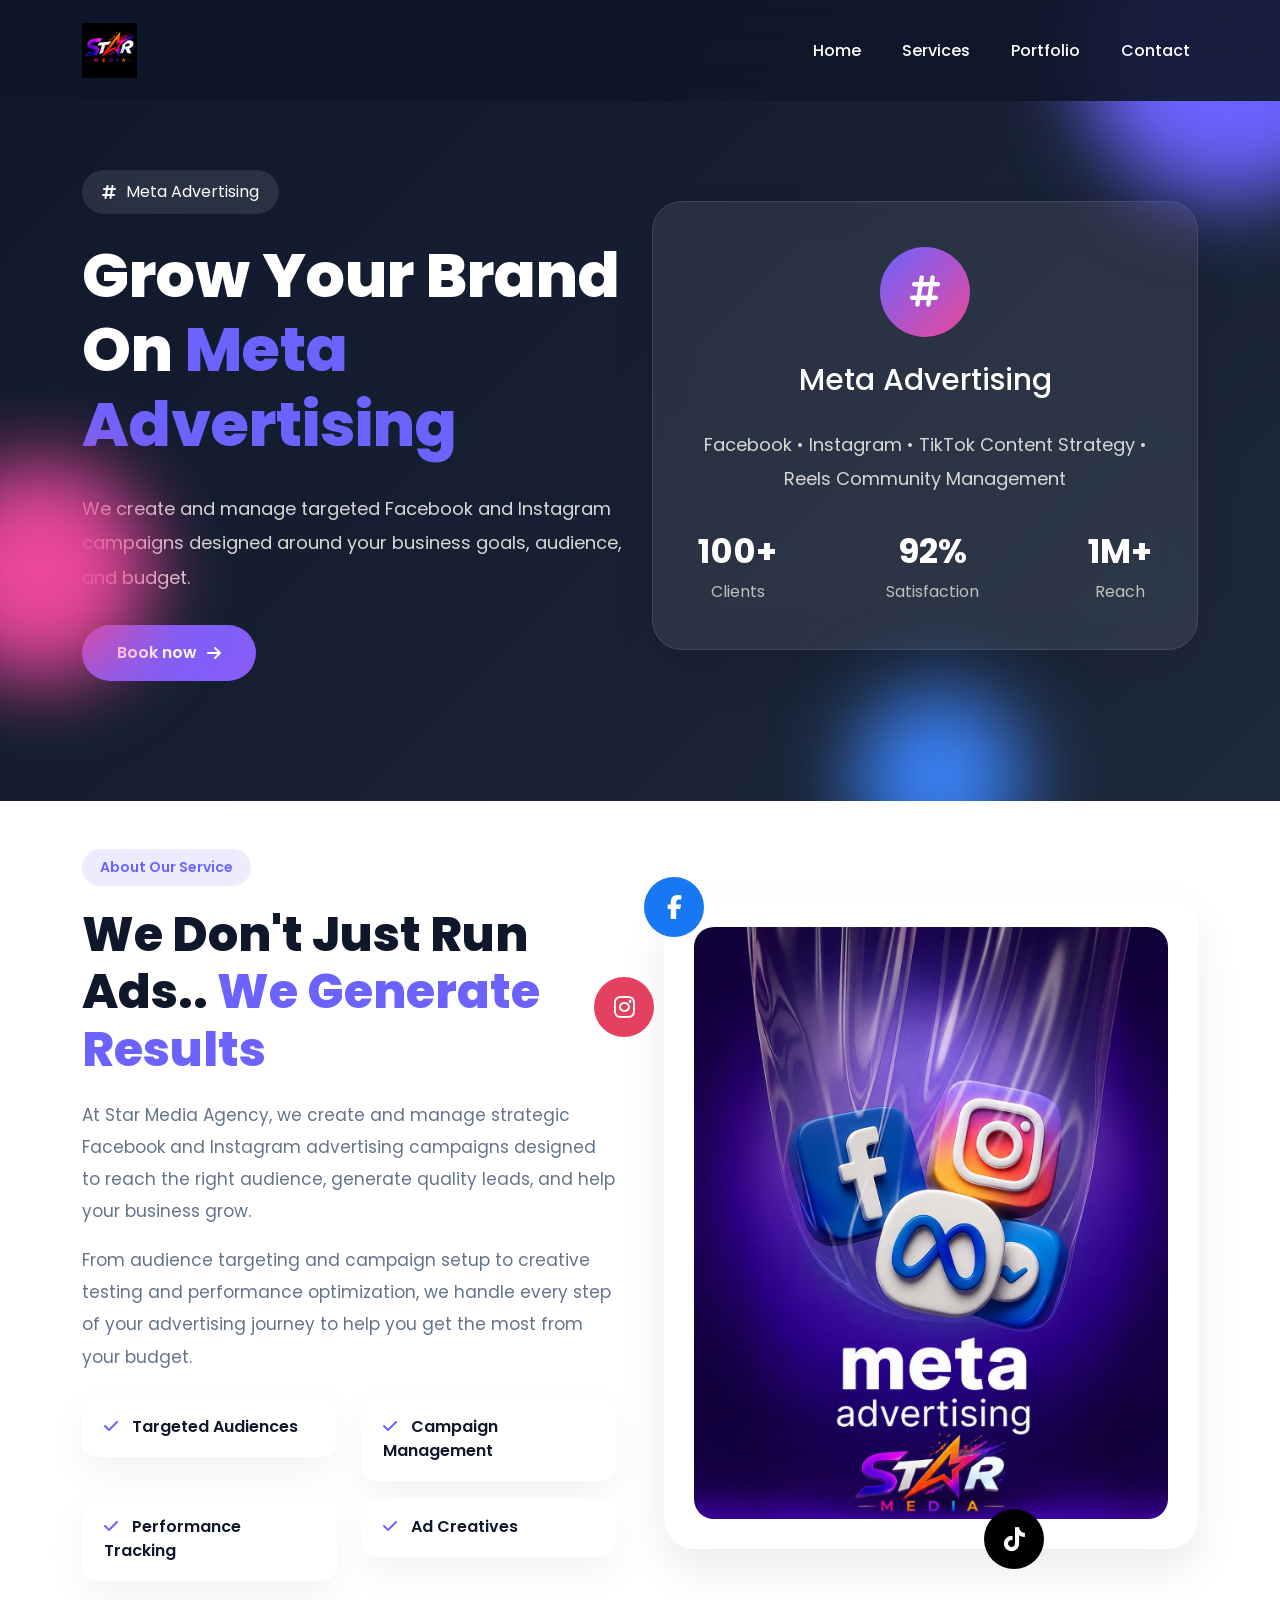
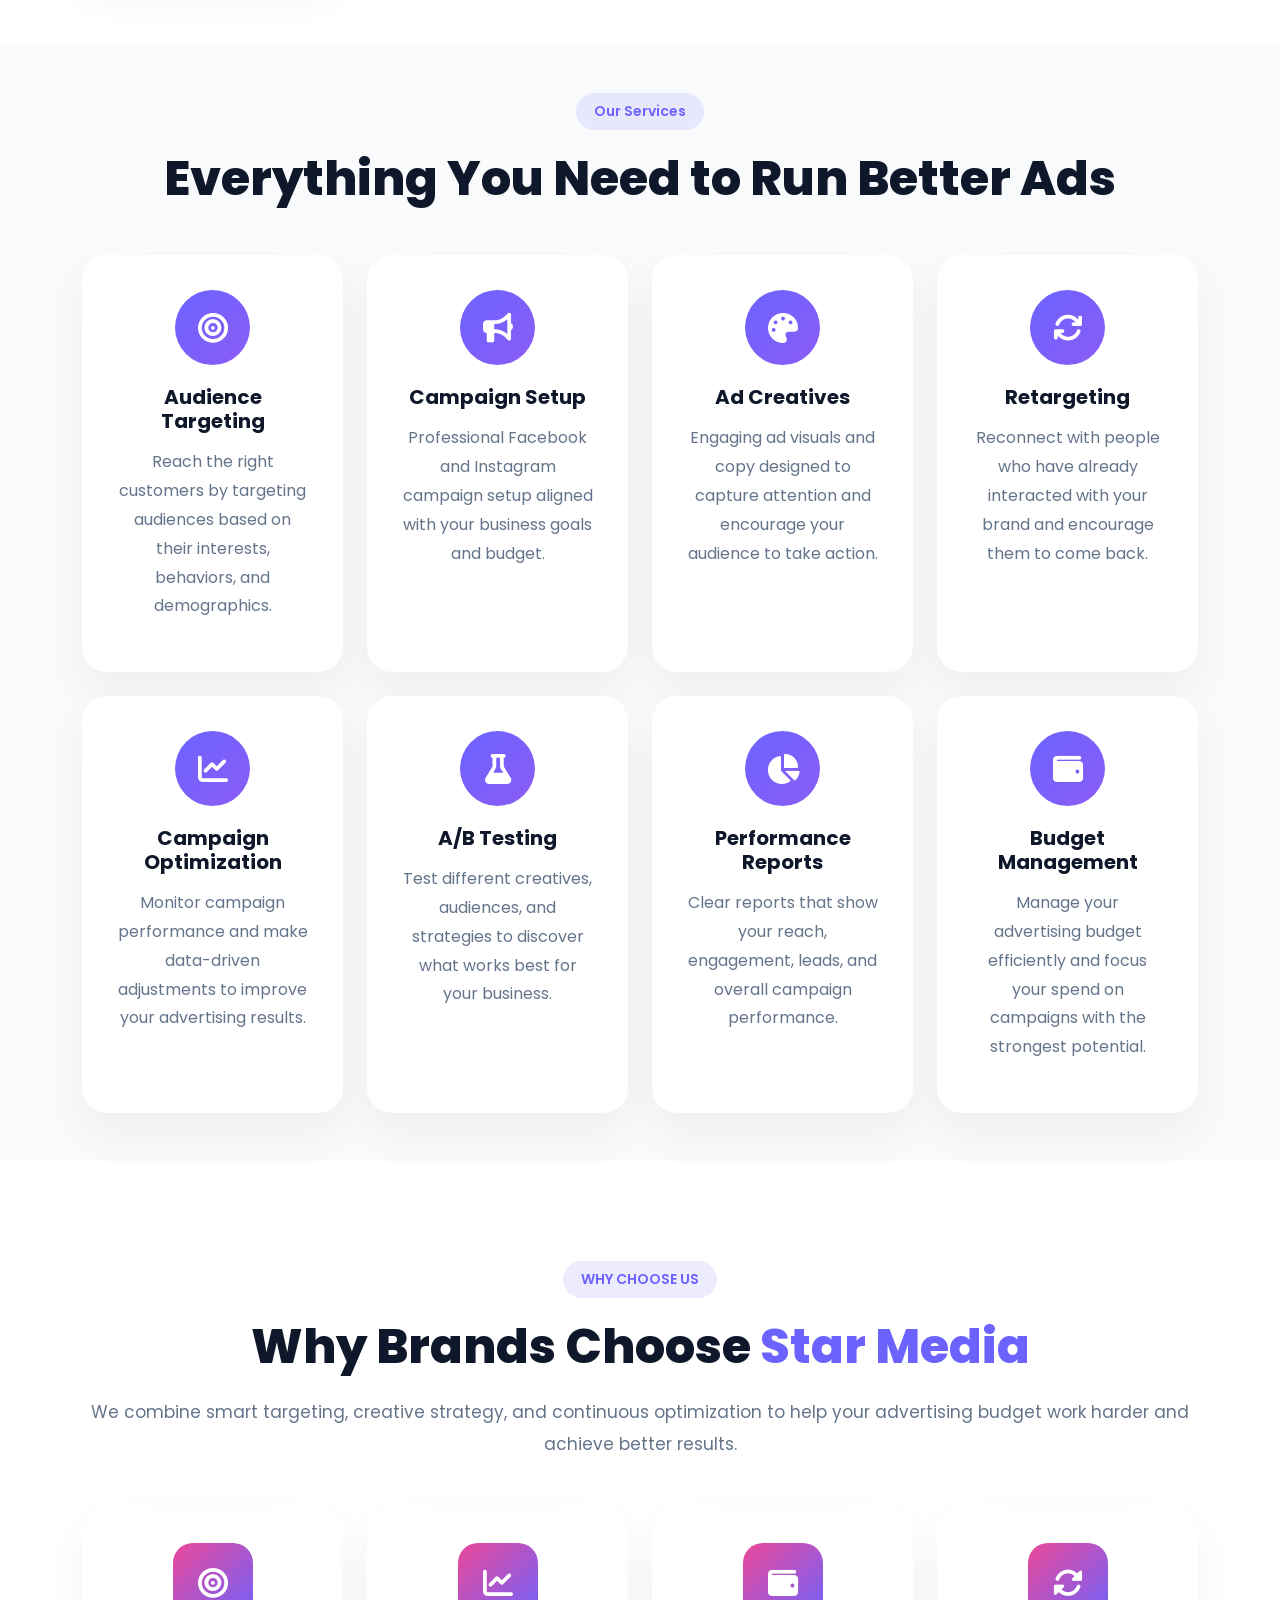
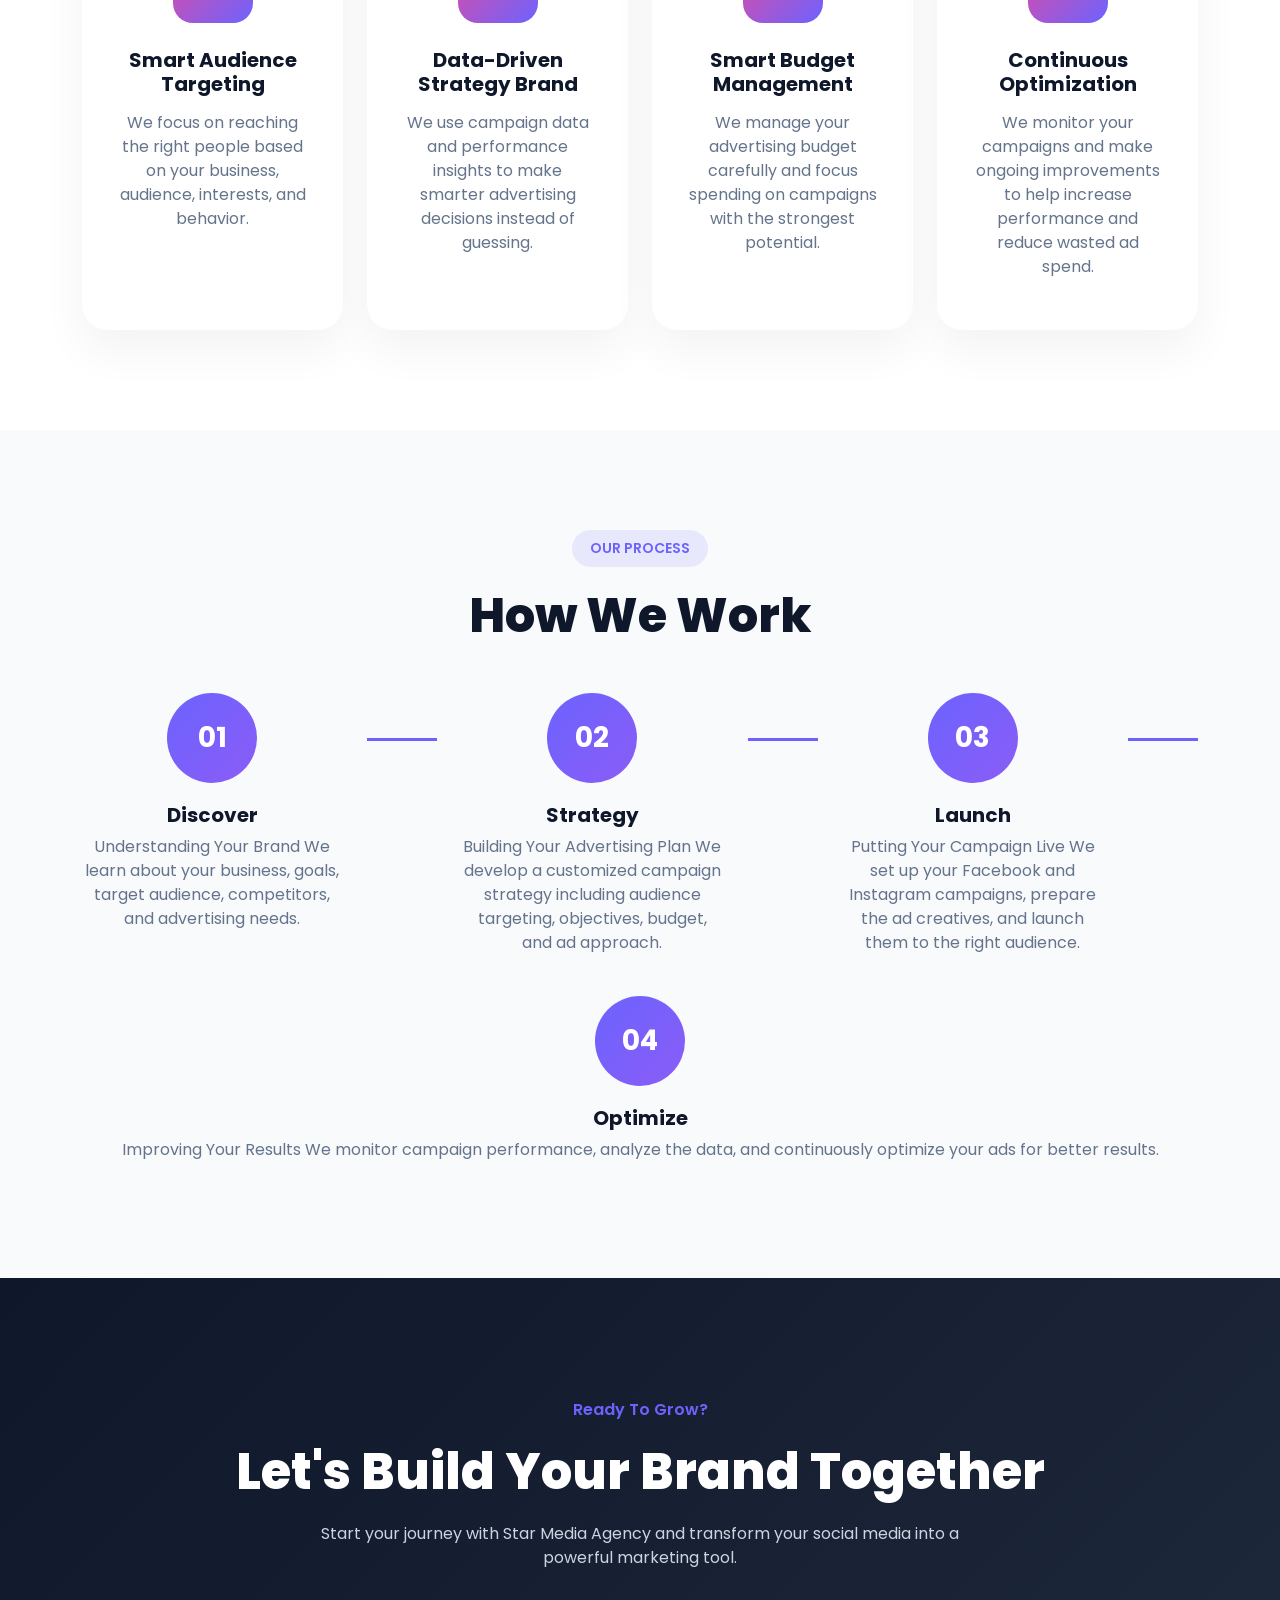
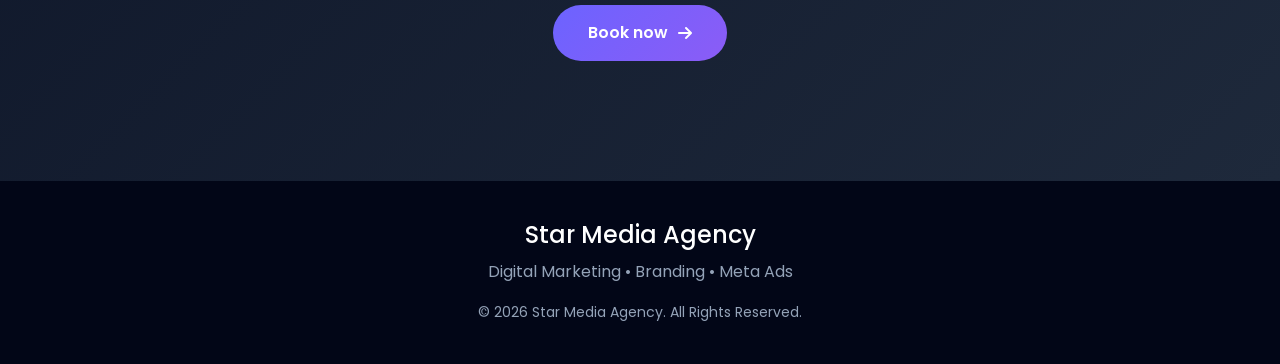
<file: meta-ads.html>
<!DOCTYPE html>
<html lang="en">

<head>
    <meta charset="UTF-8">
    <meta name="viewport" content="width=device-width, initial-scale=1.0">
    <title>Meta Advertising | Star Media Agency</title>

    <!-- Bootstrap -->
    <link href="https://cdn.jsdelivr.net/npm/bootstrap@5.3.7/dist/css/bootstrap.min.css" rel="stylesheet">

    <!-- Font Awesome -->
    <link rel="stylesheet"
        href="https://cdnjs.cloudflare.com/ajax/libs/font-awesome/6.7.2/css/all.min.css">

    <!-- AOS -->
    <link rel="stylesheet"
        href="https://unpkg.com/aos@2.3.4/dist/aos.css">

    <!-- Google Font -->
    <link
        href="https://fonts.googleapis.com/css2?family=Poppins:wght@300;400;500;600;700;800&display=swap"
        rel="stylesheet">

    <!-- Main CSS -->
<link rel="stylesheet" href="service.css">
</head>

<body>

    <!-- =========================
            NAVBAR
    ========================== -->

    <nav class="navbar navbar-expand-lg fixed-top">
        <div class="container">

<a class="navbar-brand" href="../index.html">
    <img src="../assets/logo.png" alt="Star Media Logo" class="logo">
</a>

            <button class="navbar-toggler" data-bs-toggle="collapse"
                data-bs-target="#navbar">

                <i class="fa-solid fa-bars"></i>

            </button>

            <div class="collapse navbar-collapse" id="navbar">

                <ul class="navbar-nav ms-auto">

                    <li class="nav-item">
                        <a class="nav-link" href="index.html">
                            Home
                        </a>
                    </li>

                    <li class="nav-item">
                        <a class="nav-link" href="index.html#services">
                            Services
                        </a>
                    </li>

                    <li class="nav-item">
                        <a class="nav-link" href="index.html#portfolio">
                            Portfolio
                        </a>
                    </li>

                    <li class="nav-item">
                        <a class="nav-link" href="index.html#contact">
                            Contact
                        </a>
                    </li>

                </ul>

            </div>

        </div>
    </nav>

    <!-- =========================
            HERO
    ========================== -->

    <section class="service-hero">

        <div class="container">

            <div class="row align-items-center">

                <!-- Left -->

                <div class="col-lg-6"
                    data-aos="fade-right">

                    <span class="hero-tag">

                        <i class="fa-solid fa-hashtag"></i>

                        Meta Advertising

                    </span>

                    <h1>

                        Grow Your Brand On
                        <span>Meta Advertising</span>

                    </h1>

                    <p>

                        We create and manage targeted Facebook and Instagram campaigns designed around your business goals, audience, and budget.

                    </p>

                    <div class="hero-buttons">

                        <a href="https://wa.me/201030939852"
                            class="btn-main">

                            Book now
                                        <i class="fa-solid fa-arrow-right"></i>
                        </a>



                    </div>

                </div>

                <!-- Right -->

                <div class="col-lg-6"
                    data-aos="fade-left">

                    <div class="hero-card">

                        <div class="hero-icon">

                            <i class="fa-solid fa-hashtag"></i>

                        </div>

                        <h3>

                            Meta Advertising

                        </h3>

                        <p>

                            Facebook • Instagram • TikTok
                            Content Strategy • Reels
                            Community Management

                        </p>

                        <div class="hero-stats">

                            <div>

                                <h4>100+</h4>

                                <span>Clients</span>

                            </div>

                            <div>

                                <h4>92%</h4>

                                <span>Satisfaction</span>

                            </div>

                            <div>

                                <h4>1M+</h4>

                                <span>Reach</span>

                            </div>

                        </div>

                    </div>

                </div>

            </div>

        </div>

        <!-- Floating Shapes -->

        <div class="shape one"></div>
        <div class="shape two"></div>
        <div class="shape three"></div>

    </section>

    <!-- =========================
        ABOUT SERVICE
    ========================== -->
    <section class="about-service py-5">

    <div class="container">

        <div class="row align-items-center g-5">

            <!-- Left -->

            <div class="col-lg-6" data-aos="fade-right">

                <span class="section-badge">
                    About Our Service
                </span>

                <h2 class="section-title">
                    We Don't Just Run Ads..
                    <span>We Generate Results</span>
                </h2>

                <p class="section-text">

                    At Star Media Agency, we create and manage strategic Facebook and Instagram advertising campaigns designed to reach the right audience, generate quality leads, and help your business grow.

                </p>

                <p class="section-text">

                    From audience targeting and campaign setup to creative testing and performance optimization, we handle every step of your advertising journey to help you get the most from your budget.

                </p>

                <div class="row mt-4">

                    <div class="col-6 mb-3">

                        <div class="feature-box">

                            <i class="fa-solid fa-check"></i>

                            Targeted Audiences

                        </div>

                    </div>

                    <div class="col-6 mb-3">

                        <div class="feature-box">

                            <i class="fa-solid fa-check"></i>

                            Campaign Management

                        </div>

                    </div>

                    <div class="col-6 mb-3">

                        <div class="feature-box">

                            <i class="fa-solid fa-check"></i>

                            Performance Tracking

                        </div>

                    </div>

                    <div class="col-6 mb-3">

                        <div class="feature-box">

                            <i class="fa-solid fa-check"></i>

                            Ad Creatives

                        </div>

                    </div>

                </div>

            </div>

            <!-- Right -->

            <div class="col-lg-6" data-aos="fade-left">

                <div class="service-image-card">

                    <div class="floating-icon one">

                        <i class="fa-brands fa-facebook-f"></i>

                    </div>

                    <div class="floating-icon two">

                        <i class="fa-brands fa-instagram"></i>

                    </div>

                    <div class="floating-icon three">

                        <i class="fa-brands fa-tiktok"></i>

                    </div>

                    <img src="assets/meta.png"
                        class="img-fluid"
                        alt="meta advertising service">

                </div>

            </div>

        </div>

    </div>

</section>

<!-- =========================
        WHAT WE OFFER
========================== -->

<section class="services-list py-5">

    <div class="container">

        <div class="text-center mb-5">

            <span class="section-badge">

                Our Services

            </span>

            <h2 class="section-title">

                Everything You Need to Run Better Ads

            </h2>

        </div>

        <div class="row g-4">

            <div class="col-lg-3 col-md-6">

                <div class="offer-card">

                    <i class="fa-solid fa-bullseye"></i>

<h5>Audience Targeting</h5>
<p>
    Reach the right customers by targeting audiences based on
    their interests, behaviors, and demographics.
</p>
                </div>

            </div>

            <div class="col-lg-3 col-md-6">

                <div class="offer-card">

<i class="fa-solid fa-bullhorn"></i>
<h5>Campaign Setup</h5>
<p>
    Professional Facebook and Instagram campaign setup
    aligned with your business goals and budget.
</p>
                </div>

            </div>

            <div class="col-lg-3 col-md-6">

                <div class="offer-card">

<i class="fa-solid fa-palette"></i>
<h5>Ad Creatives</h5>
<p>
    Engaging ad visuals and copy designed to capture attention
    and encourage your audience to take action.
</p>
                </div>

            </div>

            <div class="col-lg-3 col-md-6">

                <div class="offer-card">

<i class="fa-solid fa-arrows-rotate"></i>
<h5>Retargeting</h5>
<p>
    Reconnect with people who have already interacted with
    your brand and encourage them to come back.
</p>
                </div>

            </div>

            <div class="col-lg-3 col-md-6">

                <div class="offer-card">

<i class="fa-solid fa-chart-line"></i>
<h5>Campaign Optimization</h5>
<p>
    Monitor campaign performance and make data-driven
    adjustments to improve your advertising results.
</p>
                </div>

            </div>

            <div class="col-lg-3 col-md-6">

                <div class="offer-card">

<i class="fa-solid fa-flask"></i>
<h5>A/B Testing</h5>
<p>
    Test different creatives, audiences, and strategies to
    discover what works best for your business.
</p>
                </div>

            </div>

            <div class="col-lg-3 col-md-6">

                <div class="offer-card">

<i class="fa-solid fa-chart-pie"></i>
<h5>Performance Reports</h5>
<p>
    Clear reports that show your reach, engagement, leads,
    and overall campaign performance.
</p>
                </div>

            </div>

            <div class="col-lg-3 col-md-6">

                <div class="offer-card">

<i class="fa-solid fa-wallet"></i>
<h5>Budget Management</h5>
<p>
    Manage your advertising budget efficiently and focus your
    spend on campaigns with the strongest potential.
</p>
                </div>

            </div>

        </div>

    </div>

</section>
<!-- ===================================
        WHY CHOOSE STAR MEDIA
==================================== -->

<section class="why-us section-padding">

    <div class="container">

        <div class="text-center mb-5">

            <span class="section-subtitle">

                WHY CHOOSE US

            </span>

            <h2 class="section-title">

                Why Brands Choose
                <span>Star Media</span>

            </h2>

            <p class="section-desc">

We combine smart targeting, creative strategy, and continuous optimization to help your advertising budget work harder and achieve better results.
            </p>

        </div>

        <div class="row g-4">

            <!-- Card -->

            <div class="col-lg-3 col-md-6">

                <div class="why-card">

                    <div class="why-icon">

<i class="fa-solid fa-bullseye"></i>
                    </div>

                    <h5>

                        Smart Audience Targeting

                    </h5>

                    <p>

We focus on reaching the right people based on your business, audience, interests, and behavior.
                    </p>

                </div>

            </div>

            <!-- Card -->

            <div class="col-lg-3 col-md-6">

                <div class="why-card">

                    <div class="why-icon">

<i class="fa-solid fa-chart-line"></i>
                    </div>

                    <h5>

                        Data-Driven Strategy Brand

                    </h5>

                    <p>

We use campaign data and performance insights to make smarter advertising decisions instead of guessing.
                    </p>

                </div>

            </div>

            <!-- Card -->

            <div class="col-lg-3 col-md-6">

                <div class="why-card">

                    <div class="why-icon">

<i class="fa-solid fa-wallet"></i>                    </div>

                    <h5>

                        Smart Budget Management

                    </h5>

                    <p>

We manage your advertising budget carefully and focus spending on campaigns with the strongest potential.
                    </p>

                </div>

            </div>

            <!-- Card -->

            <div class="col-lg-3 col-md-6">

                <div class="why-card">

                    <div class="why-icon">

<i class="fa-solid fa-rotate"></i>
                    </div>

                    <h5>

                        Continuous Optimization

                    </h5>

                    <p>

We monitor your campaigns and make ongoing improvements to help increase performance and reduce wasted ad spend.
                    </p>

                </div>

            </div>

        </div>

    </div>

</section>



<!-- ===================================
            OUR PROCESS
==================================== -->

<section class="process section-padding">

    <div class="container">

        <div class="text-center mb-5">

            <span class="section-subtitle">

                OUR PROCESS

            </span>

            <h2 class="section-title">

                How We Work

            </h2>

        </div>

        <div class="process-wrapper">

            <div class="process-item">

                <div class="number">

                    01

                </div>

                <h5>

                    Discover

                </h5>

                <p>

                    Understanding Your Brand

We learn about your business, goals, target audience, competitors, and advertising needs.
                </p>

            </div>

            <div class="line"></div>

            <div class="process-item">

                <div class="number">

                    02

                </div>

                <h5>

                    Strategy

                </h5>

                <p>

                    Building Your Advertising Plan

We develop a customized campaign strategy including audience targeting, objectives, budget, and ad approach.
                </p>

            </div>

            <div class="line"></div>

            <div class="process-item">

                <div class="number">

                    03

                </div>

                <h5>

                    Launch

                </h5>

                <p>

                    Putting Your Campaign Live

We set up your Facebook and Instagram campaigns, prepare the ad creatives, and launch them to the right audience.
                </p>

            </div>

            <div class="line"></div>

            <div class="process-item">

                <div class="number">

                    04

                </div>

                <h5>

                    Optimize

                </h5>

                <p>

                    Improving Your Results

We monitor campaign performance, analyze the data, and continuously optimize your ads for better results.
                </p>

            </div>

        </div>

    </div>

</section>



<!-- ===================================
            CTA
==================================== -->

<section class="service-cta">

    <div class="container">

        <div class="cta-box">

            <span>

                Ready To Grow?

            </span>

            <h2>

                Let's Build Your Brand Together

            </h2>

            <p>

                Start your journey with Star Media Agency
                and transform your social media into
                a powerful marketing tool.

            </p>

            <a href="https://wa.me/201030939852"
                class="btn-main">

                Book now

                <i class="fa-solid fa-arrow-right"></i>

            </a>

        </div>

    </div>

</section>



<!-- ===================================
            FOOTER
==================================== -->

<footer class="footer">

    <div class="container text-center">

        <h4>

            Star Media Agency

        </h4>

        <p>

            Digital Marketing • Branding • Meta Ads

        </p>

        <small>

            © 2026 Star Media Agency.
            All Rights Reserved.

        </small>

    </div>

</footer>



<script src="https://cdn.jsdelivr.net/npm/bootstrap@5.3.7/dist/js/bootstrap.bundle.min.js"></script>

<script src="https://unpkg.com/aos@2.3.4/dist/aos.js"></script>

<script>

AOS.init({

duration:900,
once:true

});

</script>

</body>
</html>
</file>
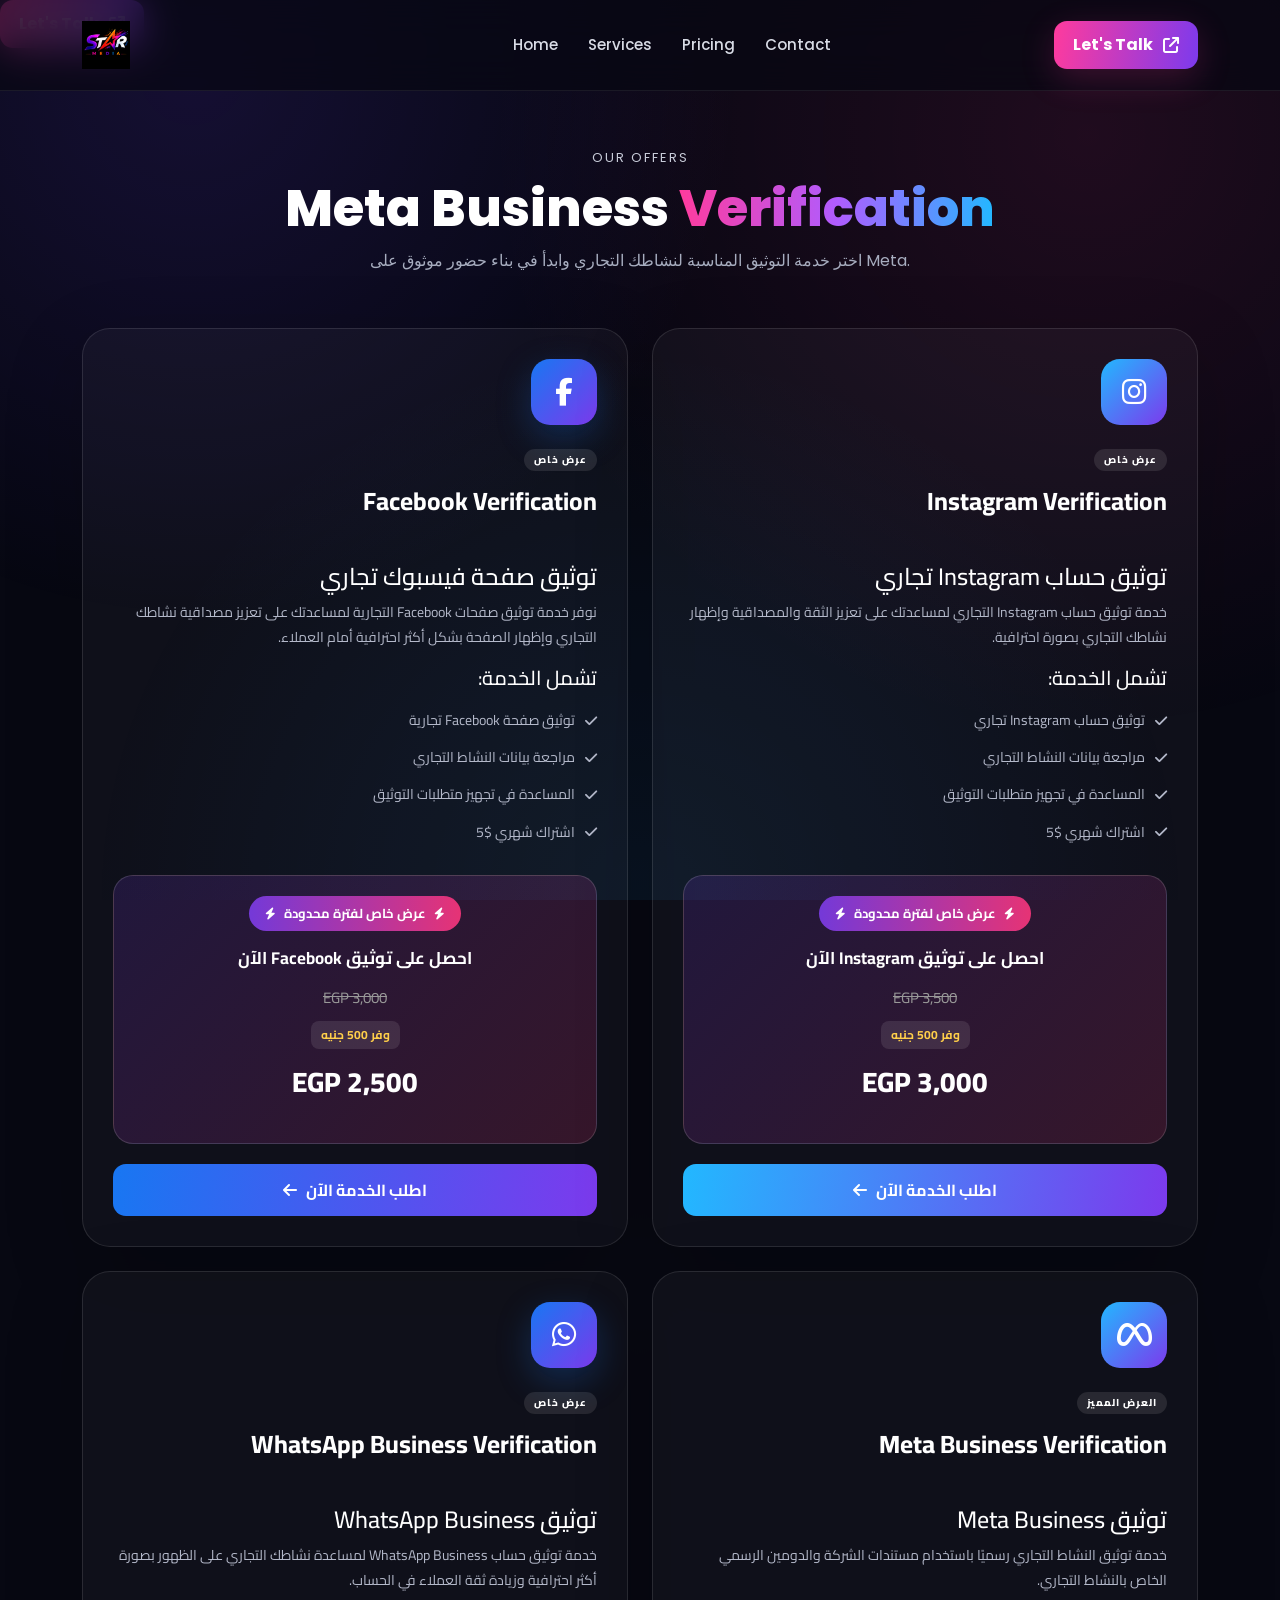
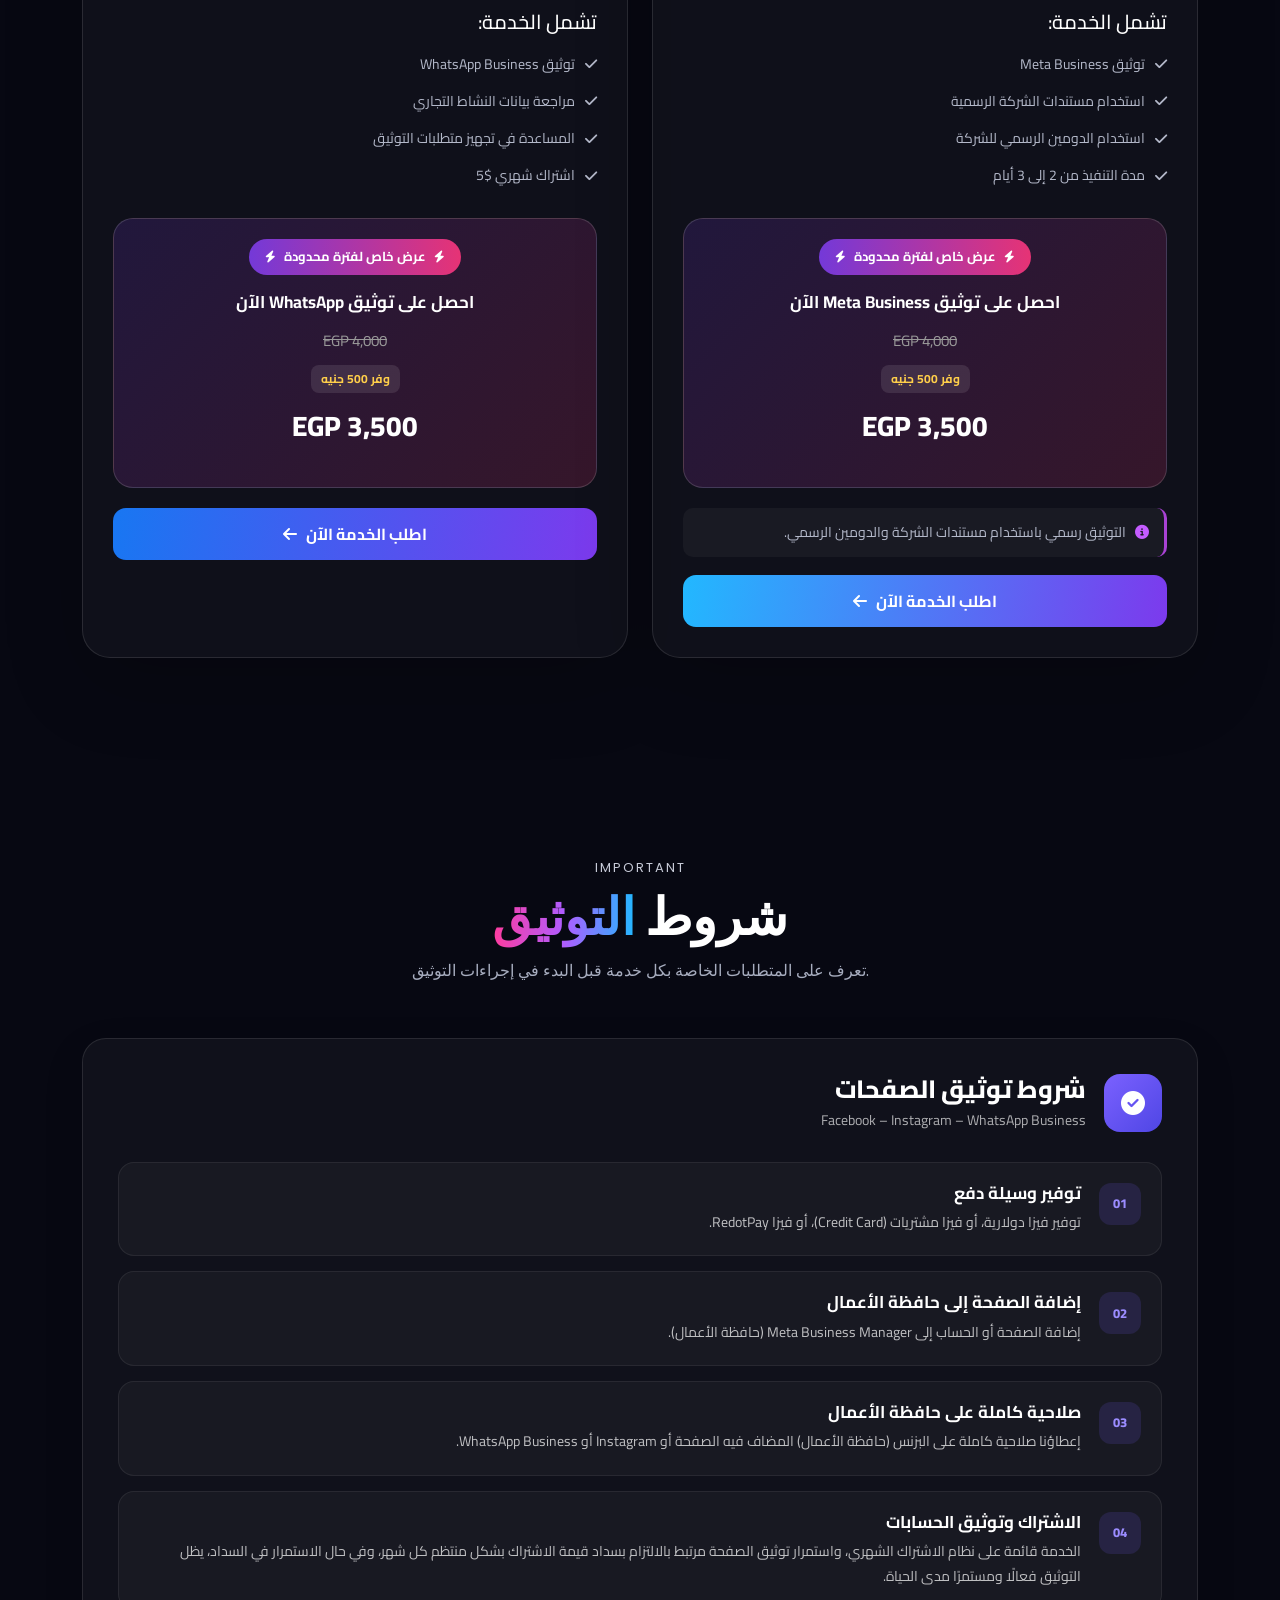
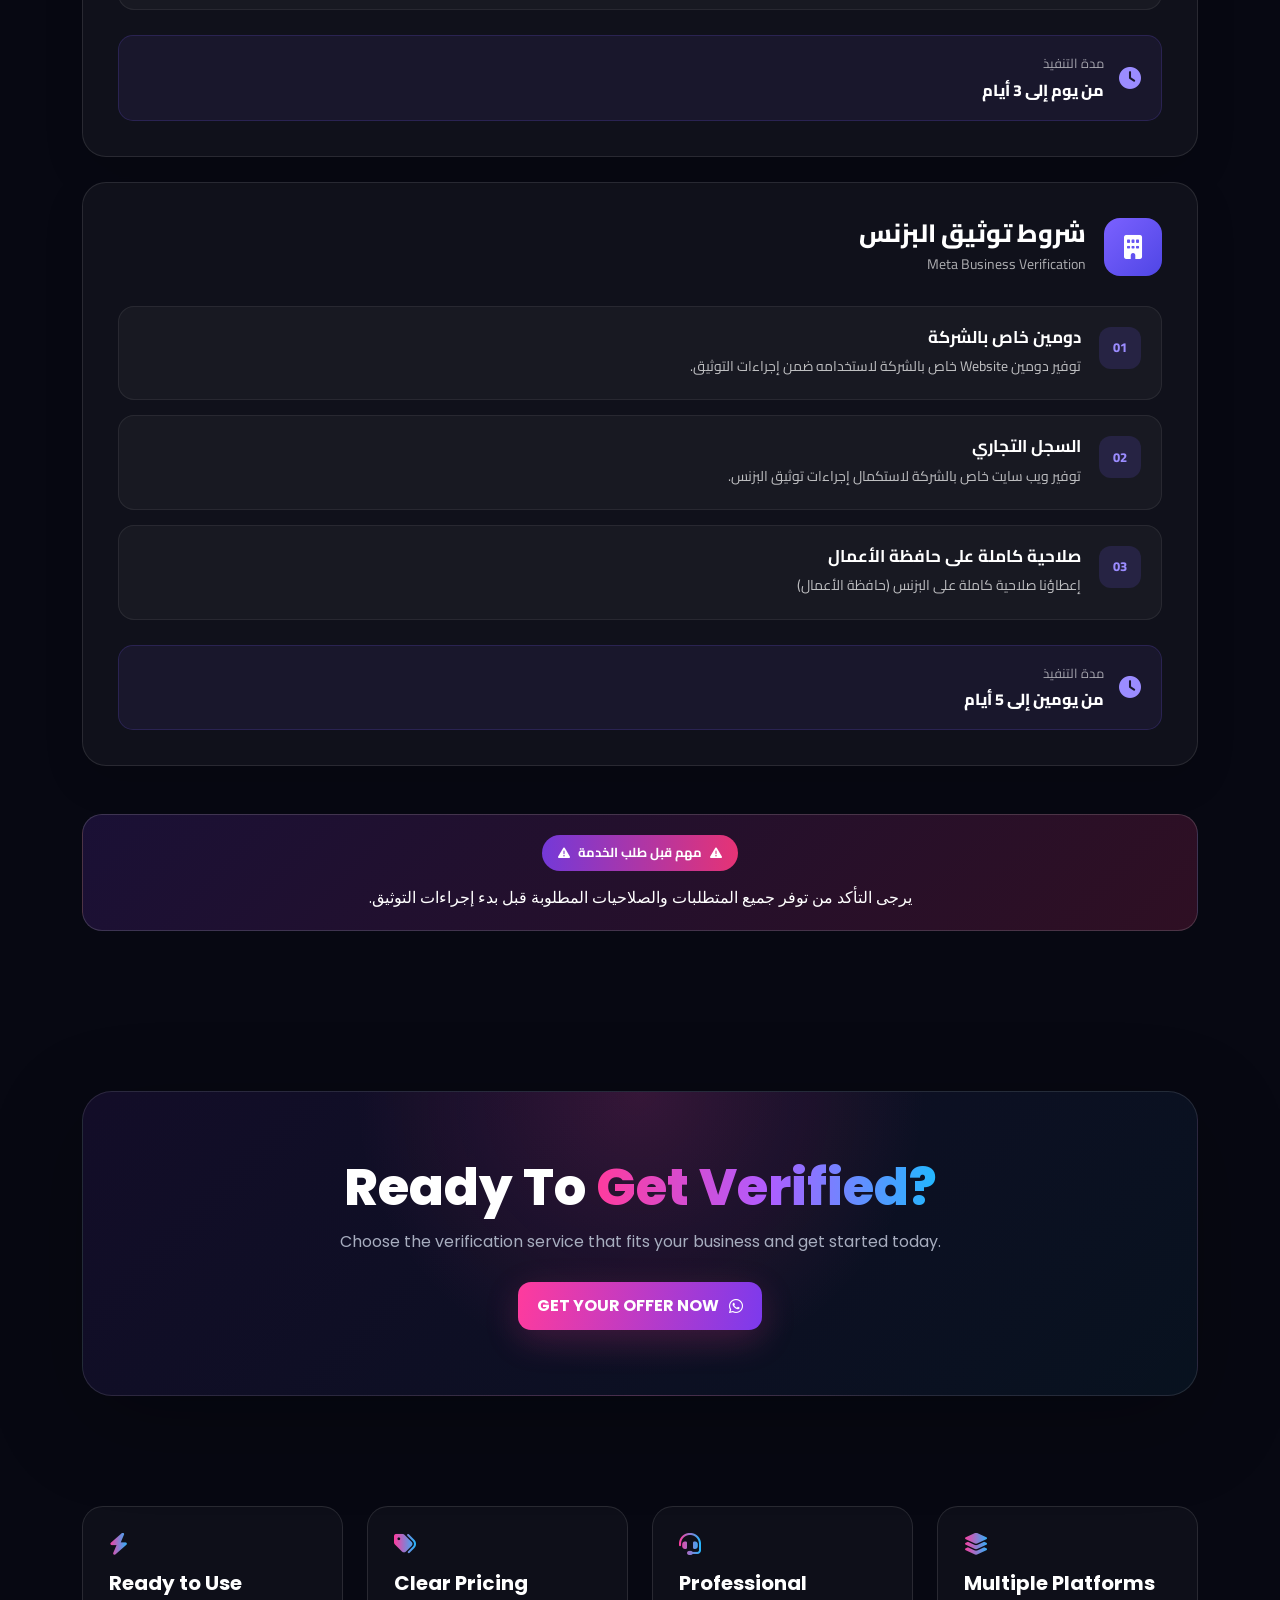
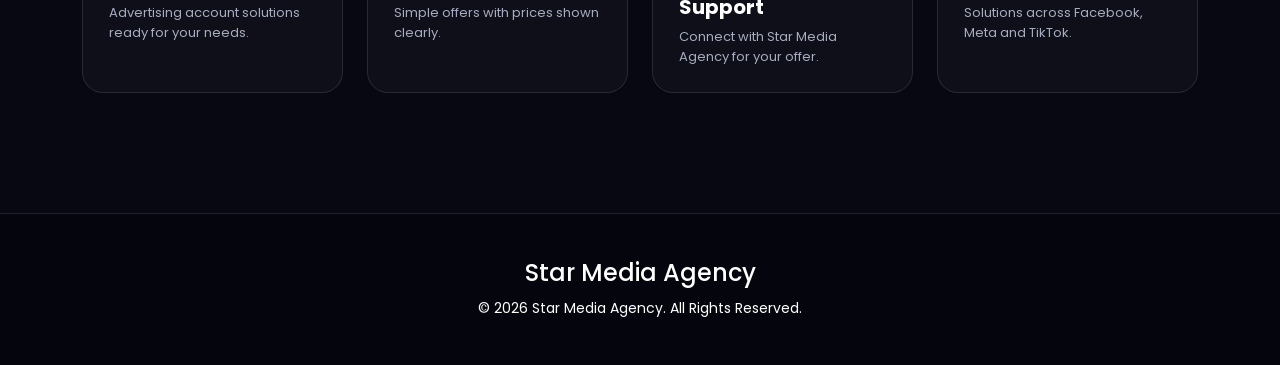
<file: meta-verification.html>
<!DOCTYPE html>
<html lang="en">

<head>

    <meta charset="UTF-8">

    <meta
        name="viewport"
        content="width=device-width, initial-scale=1.0"
    >

    <title>
        Meta Business Verification | Star Media Agency
    </title>

    <meta
        name="description"
        content="Meta Business Verification services by Star Media Agency."
    >

    <link
        rel="icon"
        type="image/png"
        href="assets/logo.png"
    >

    <!-- Google Font -->
    <link
        rel="preconnect"
        href="https://fonts.googleapis.com"
    >

    <link
        rel="preconnect"
        href="https://fonts.gstatic.com"
        crossorigin
    >

    <link
        href="https://fonts.googleapis.com/css2?family=Poppins:wght@300;400;500;600;700;800&display=swap"
        rel="stylesheet"
    >

    <!-- Bootstrap -->
    <link
        href="https://cdn.jsdelivr.net/npm/bootstrap@5.3.3/dist/css/bootstrap.min.css"
        rel="stylesheet"
    >

    <!-- Font Awesome -->
    <link
        rel="stylesheet"
        href="https://cdnjs.cloudflare.com/ajax/libs/font-awesome/6.5.2/css/all.min.css"
    >

    <!-- Main CSS -->
    <link
        rel="stylesheet"
        href="style.css"
    >
    <link rel="stylesheet" href="responsive.css">


    <link rel="preconnect" href="https://fonts.googleapis.com">

<link rel="preconnect" href="https://fonts.gstatic.com" crossorigin>

<link href="https://fonts.googleapis.com/css2?family=Cairo:wght@400;500;600;700;800&display=swap" rel="stylesheet">
</head>


<body>


    <!-- =========================================
         NAVBAR
    ========================================== -->

<nav class="navbar navbar-expand-lg fixed-top py-3">

    <div class="container">

        <!-- Logo -->
        <a class="navbar-brand" href="index.html">
            <img src="assets/logo.png" alt="Star Media Agency">
        </a>

        <!-- Mobile Button -->
<button
    class="navbar-toggler mobile-toggle"
    type="button"
    data-bs-toggle="collapse"
    data-bs-target="#nav"
    aria-controls="nav"
    aria-expanded="false"
    aria-label="Toggle navigation"
>
    <!-- Hamburger -->
    <span class="hamburger">
        <span></span>
        <span></span>
        <span></span>
    </span>


</button>

        <!-- Navigation -->
        <div class="collapse navbar-collapse" id="nav">

            <ul class="navbar-nav navbar-center">

                <li class="nav-item">
                    <a class="nav-link" href="index.html">Home</a>
                </li>

                <li class="nav-item">
                    <a class="nav-link" href="index.html#services">Services</a>
                </li>

                <li class="nav-item">
                    <a class="nav-link" href="index.html#pricing">Pricing</a>
                </li>

                <li class="nav-item">
                    <a class="nav-link" href="index.html#contact">Contact</a>
                </li>

            </ul>

            <div class="navbar-cta">
                <a
                    class="talk-btn"
                    target="_blank"
                    href="https://wa.me/201030939852"
                >
                    Let's Talk
                    <i class="fa-solid fa-arrow-up-right-from-square"></i>
                </a>
            </div>

        </div>

    </div>

</nav>           <a
                    class="talk-btn"
                    target="_blank"
                    href="https://wa.me/201030939852"
                >
                    Let's Talk
                    <i class="fa-solid fa-arrow-up-right-from-square"></i>
                </a>

            </div>

        </div>

    </div>

</nav>






    <!-- =========================================
         META VERIFICATION SERVICES
    ========================================== -->

    <section class="section" id="verification">

        <div class="container">

            <!-- Section Header -->
            <div class="section-head">

                <div class="mini">
                    Our Offers
                </div>

                <h2>
                    Meta Business
                    <span class="gradient">
                        Verification
                    </span>
                </h2>

                <p>
                    اختر خدمة التوثيق المناسبة لنشاطك التجاري وابدأ في بناء حضور موثوق على Meta.
                </p>

            </div>

            <div class="row g-4">

                <!-- FACEBOOK VERIFICATION -->
                <div class="col-lg-6">
                    <article class="offer-card fb arabic-card" dir="rtl">

                        <div class="offer-top">
                            <div class="offer-icon">
                                <i class="fa-brands fa-facebook-f"></i>
                            </div>

                            <span class="badge">
                                عرض خاص
                            </span>

                            <h3>
                                Facebook Verification
                            </h3>
                        </div>

                        <div class="offer-body">

                            <h4>
                                توثيق صفحة فيسبوك تجاري
                            </h4>

                            <p>
                                نوفر خدمة توثيق صفحات Facebook التجارية لمساعدتك على تعزيز
                                مصداقية نشاطك التجاري وإظهار الصفحة بشكل أكثر احترافية أمام العملاء.
                            </p>

                            <h5>
                                تشمل الخدمة:
                            </h5>

                            <ul class="features-list">
                                <li><i class="fa-solid fa-check"></i> توثيق صفحة Facebook تجارية</li>
                                <li><i class="fa-solid fa-check"></i> مراجعة بيانات النشاط التجاري</li>
                                <li><i class="fa-solid fa-check"></i> المساعدة في تجهيز متطلبات التوثيق</li>
                                <li><i class="fa-solid fa-check"></i> اشتراك شهري $5</li>
                            </ul>

                            <div class="special-offer">
                                <div class="offer-label">
                                    <i class="fa-solid fa-bolt"></i>
                                    <span>عرض خاص لفترة محدودة</span>
                                    <i class="fa-solid fa-bolt"></i>
                                </div>

                                <div class="offer-content">
                                    <span class="offer-title">
                                        احصل على توثيق Facebook الآن
                                    </span>

                                    <div class="price">
                                        <span class="old">3,000 EGP</span>
                                        <span class="discount-badge">وفر 500 جنيه</span>
                                        <span class="new">2,500 EGP</span>
                                    </div>
                                </div>
                            </div>

                            <a class="offer-btn" target="_blank"
                               href="https://wa.me/201030939852?text=مرحبًا،%20أنا%20مهتم%20بخدمة%20Facebook%20Verification.">
                                اطلب الخدمة الآن
                                <i class="fa-solid fa-arrow-left"></i>
                            </a>

                        </div>
                    </article>
                </div>

                <!-- INSTAGRAM VERIFICATION -->
                <div class="col-lg-6">
                    <article class="offer-card meta arabic-card" dir="rtl">

                        <div class="offer-top">
                            <div class="offer-icon">
                                <i class="fa-brands fa-instagram"></i>
                            </div>

                            <span class="badge">
                                عرض خاص
                            </span>

                            <h3>
                                Instagram Verification
                            </h3>
                        </div>

                        <div class="offer-body">

                            <h4>
                                توثيق حساب Instagram تجاري
                            </h4>

                            <p>
                                خدمة توثيق حساب Instagram التجاري لمساعدتك على تعزيز الثقة
                                والمصداقية وإظهار نشاطك التجاري بصورة احترافية.
                            </p>

                            <h5>
                                تشمل الخدمة:
                            </h5>

                            <ul class="features-list">
                                <li><i class="fa-solid fa-check"></i> توثيق حساب Instagram تجاري</li>
                                <li><i class="fa-solid fa-check"></i> مراجعة بيانات النشاط التجاري</li>
                                <li><i class="fa-solid fa-check"></i> المساعدة في تجهيز متطلبات التوثيق</li>
                                <li><i class="fa-solid fa-check"></i> اشتراك شهري $5</li>
                            </ul>

                            <div class="special-offer">
                                <div class="offer-label">
                                    <i class="fa-solid fa-bolt"></i>
                                    <span>عرض خاص لفترة محدودة</span>
                                    <i class="fa-solid fa-bolt"></i>
                                </div>

                                <div class="offer-content">
                                    <span class="offer-title">
                                        احصل على توثيق Instagram الآن
                                    </span>

                                    <div class="price">
                                        <span class="old">3,500 EGP</span>
                                        <span class="discount-badge">وفر 500 جنيه</span>
                                        <span class="new">3,000 EGP</span>
                                    </div>
                                </div>
                            </div>

                            <a class="offer-btn" target="_blank"
                               href="https://wa.me/201030939852?text=مرحبًا،%20أنا%20مهتم%20بخدمة%20Instagram%20Verification.">
                                اطلب الخدمة الآن
                                <i class="fa-solid fa-arrow-left"></i>
                            </a>

                        </div>
                    </article>
                </div>

                <!-- WHATSAPP VERIFICATION -->
                <div class="col-lg-6">
                    <article class="offer-card fb arabic-card" dir="rtl">

                        <div class="offer-top">
                            <div class="offer-icon">
                                <i class="fa-brands fa-whatsapp"></i>
                            </div>

                            <span class="badge">
                                عرض خاص
                            </span>

                            <h3>
                                WhatsApp Business Verification
                            </h3>
                        </div>

                        <div class="offer-body">

                            <h4>
                                توثيق WhatsApp Business
                            </h4>

                            <p>
                                خدمة توثيق حساب WhatsApp Business لمساعدة نشاطك التجاري
                                على الظهور بصورة أكثر احترافية وزيادة ثقة العملاء في الحساب.
                            </p>

                            <h5>
                                تشمل الخدمة:
                            </h5>

                            <ul class="features-list">
                                <li><i class="fa-solid fa-check"></i> توثيق WhatsApp Business</li>
                                <li><i class="fa-solid fa-check"></i> مراجعة بيانات النشاط التجاري</li>
                                <li><i class="fa-solid fa-check"></i> المساعدة في تجهيز متطلبات التوثيق</li>
                                <li><i class="fa-solid fa-check"></i> اشتراك شهري $5</li>
                            </ul>

                            <div class="special-offer">
                                <div class="offer-label">
                                    <i class="fa-solid fa-bolt"></i>
                                    <span>عرض خاص لفترة محدودة</span>
                                    <i class="fa-solid fa-bolt"></i>
                                </div>

                                <div class="offer-content">
                                    <span class="offer-title">
                                        احصل على توثيق WhatsApp الآن
                                    </span>

                                    <div class="price">
                                        <span class="old">4,000 EGP</span>
                                        <span class="discount-badge">وفر 500 جنيه</span>
                                        <span class="new">3,500 EGP</span>
                                    </div>
                                </div>
                            </div>

                            <a class="offer-btn" target="_blank"
                               href="https://wa.me/201030939852?text=مرحبًا،%20أنا%20مهتم%20بخدمة%20WhatsApp%20Business%20Verification.">
                                اطلب الخدمة الآن
                                <i class="fa-solid fa-arrow-left"></i>
                            </a>

                        </div>
                    </article>
                </div>

                <!-- META BUSINESS VERIFICATION -->
                <div class="col-lg-6">
                    <article class="offer-card meta arabic-card" dir="rtl">

                        <div class="offer-top">
                            <div class="offer-icon">
                                <i class="fa-brands fa-meta"></i>
                            </div>

                            <span class="badge">
                                العرض المميز
                            </span>

                            <h3>
                                Meta Business Verification
                            </h3>
                        </div>

                        <div class="offer-body">

                            <h4>
                                توثيق Meta Business
                            </h4>

                            <p>
                                خدمة توثيق النشاط التجاري رسميًا باستخدام مستندات الشركة
                                والدومين الرسمي الخاص بالنشاط التجاري.
                            </p>

                            <h5>
                                تشمل الخدمة:
                            </h5>

                            <ul class="features-list">
                                <li><i class="fa-solid fa-check"></i> توثيق Meta Business</li>
                                <li><i class="fa-solid fa-check"></i> استخدام مستندات الشركة الرسمية</li>
                                <li><i class="fa-solid fa-check"></i> استخدام الدومين الرسمي للشركة</li>
                                <li><i class="fa-solid fa-check"></i> مدة التنفيذ من 2 إلى 3 أيام</li>
                            </ul>

                            <div class="special-offer">
                                <div class="offer-label">
                                    <i class="fa-solid fa-bolt"></i>
                                    <span>عرض خاص لفترة محدودة</span>
                                    <i class="fa-solid fa-bolt"></i>
                                </div>

                                <div class="offer-content">
                                    <span class="offer-title">
                                        احصل على توثيق Meta Business الآن
                                    </span>

                                    <div class="price">
                                        <span class="old">4,000 EGP</span>
                                        <span class="discount-badge">وفر 500 جنيه</span>
                                        <span class="new">3,500 EGP</span>
                                    </div>
                                </div>
                            </div>

                            <p class="service-note">
                                <i class="fa-solid fa-circle-info"></i>
                                التوثيق رسمي باستخدام مستندات الشركة والدومين الرسمي.
                            </p>

                            <a class="offer-btn" target="_blank"
                               href="https://wa.me/201030939852?text=مرحبًا،%20أنا%20مهتم%20بخدمة%20Meta%20Business%20Verification.">
                                اطلب الخدمة الآن
                                <i class="fa-solid fa-arrow-left"></i>
                            </a>

                        </div>
                    </article>
                </div>

            </div>

        </div>
    </section>


<!-- =========================================
     VERIFICATION REQUIREMENTS
========================================== -->

<section class="section" id="requirements">

    <div class="container">

        <!-- Section Header -->
        <div class="section-head">

            <div class="mini">
                Important
            </div>

            <h2>
                شروط
                <span class="gradient">
                    التوثيق
                </span>
            </h2>

            <p>
                تعرف على المتطلبات الخاصة بكل خدمة قبل البدء في إجراءات التوثيق.
            </p>

        </div>


        <!-- =========================================
             PAGE VERIFICATION
        ========================================== -->

        <div class="verification-block arabic-card" dir="rtl">

            <div class="verification-title">

                <div class="verification-icon">
                    <i class="fa-solid fa-circle-check"></i>
                </div>

                <div>
                    <h3>
                        شروط توثيق الصفحات
                    </h3>

                    <p>
                        Facebook – Instagram – WhatsApp Business
                    </p>
                </div>

            </div>


            <div class="requirements-list">

                <!-- Requirement 1 -->
                <div class="requirement-item">

                    <div class="requirement-number">
                        01
                    </div>

                    <div class="requirement-content">

                        <h5>
                            توفير وسيلة دفع
                        </h5>

                        <p>
                            توفير فيزا دولارية، أو فيزا مشتريات
                            (Credit Card)، أو فيزا RedotPay.
                        </p>

                    </div>

                </div>


                <!-- Requirement 2 -->
                <div class="requirement-item">

                    <div class="requirement-number">
                        02
                    </div>

                    <div class="requirement-content">

                        <h5>
                            إضافة الصفحة إلى حافظة الأعمال
                        </h5>

                        <p>
                            إضافة الصفحة أو الحساب إلى
                            Meta Business Manager (حافظة الأعمال).
                        </p>

                    </div>

                </div>


                <!-- Requirement 3 -->
                <div class="requirement-item">

                    <div class="requirement-number">
                        03
                    </div>

                    <div class="requirement-content">

                        <h5>
                            صلاحية كاملة على حافظة الأعمال
                        </h5>

                        <p>
                            إعطاؤنا صلاحية كاملة على البزنس
                            (حافظة الأعمال) المضاف فيه الصفحة أو
                            Instagram أو WhatsApp Business.
                        </p>

                    </div>

                </div>




                                <!-- Requirement 4 -->
                <div class="requirement-item">

                    <div class="requirement-number">
                        04
                    </div>

                    <div class="requirement-content">

                        <h5>
                           الاشتراك وتوثيق الحسابات
                        </h5>

                        <p>
الخدمة قائمة على نظام الاشتراك الشهري، واستمرار توثيق الصفحة مرتبط بالالتزام بسداد قيمة الاشتراك بشكل منتظم كل شهر، وفي حال الاستمرار في السداد، يظل التوثيق فعالًا ومستمرًا مدى الحياة.                        </p>

                    </div>

                </div>

            </div>


            <!-- Duration -->

            <div class="verification-duration">

                <i class="fa-solid fa-clock"></i>

                <div>
                    <span>
                        مدة التنفيذ
                    </span>

                    <strong>
                        من يوم إلى 3 أيام
                    </strong>
                </div>

            </div>

        </div>



        <!-- =========================================
             BUSINESS VERIFICATION
        ========================================== -->

        <div class="verification-block business-verification arabic-card"
             dir="rtl">

            <div class="verification-title">

                <div class="verification-icon">
                    <i class="fa-solid fa-building"></i>
                </div>

                <div>
                    <h3>
                        شروط توثيق البزنس
                    </h3>

                    <p>
                        Meta Business Verification
                    </p>
                </div>

            </div>


            <div class="requirements-list">

                <!-- Requirement 1 -->
                <div class="requirement-item">

                    <div class="requirement-number">
                        01
                    </div>

                    <div class="requirement-content">

                        <h5>
                            دومين خاص بالشركة
                        </h5>

                        <p>
                            توفير دومين Website خاص بالشركة
                            لاستخدامه ضمن إجراءات التوثيق.
                        </p>

                    </div>

                </div>


                <!-- Requirement 2 -->
                <div class="requirement-item">

                    <div class="requirement-number">
                        02
                    </div>

                    <div class="requirement-content">

                        <h5>
                            السجل التجاري
                        </h5>

                        <p>
                            توفير ويب سايت خاص بالشركة
                            لاستكمال إجراءات توثيق البزنس.
                        </p>

                    </div>

                </div>



                                <!-- Requirement  -->
                <div class="requirement-item">

                    <div class="requirement-number">
                        03
                    </div>

                    <div class="requirement-content">

                        <h5>
                           
صلاحية كاملة على حافظة الأعمال
                        </h5>

                        <p>
إعطاؤنا صلاحية كاملة على البزنس (حافظة الأعمال)                         </p>

                    </div>

                </div>

            </div>


            <!-- Duration -->

            <div class="verification-duration">

                <i class="fa-solid fa-clock"></i>

                <div>
                    <span>
                        مدة التنفيذ
                    </span>

                    <strong>
                        من يومين إلى 5 أيام
                    </strong>
                </div>

            </div>

        </div>


        <!-- Important Note -->

        <div class="special-offer mt-5" dir="rtl">

            <div class="offer-label">

                <i class="fa-solid fa-triangle-exclamation"></i>

                <span>
                    مهم قبل طلب الخدمة
                </span>

                <i class="fa-solid fa-triangle-exclamation"></i>

            </div>

            <div class="offer-content">

                <p class="mb-0">
                    يرجى التأكد من توفر جميع المتطلبات والصلاحيات
                    المطلوبة قبل بدء إجراءات التوثيق.
                </p>

            </div>

        </div>

    </div>

</section>


    <!-- =========================================
         CTA SECTION
    ========================================== -->

    <section class="cta-section">

        <div class="container">

            <div class="cta-box">

                <h2>

                    Ready To

                    <span class="gradient">
                        Get Verified?
                    </span>

                </h2>


                <p>
                    Choose the verification service that fits your business and get started today.
                </p>


                <a
                    class="cta-btn"
                    target="_blank"
                    href="https://wa.me/201030939852?text=I%E2%80%99m%20interested%20in%20your%20Meta%20Verification%20services."
                >

                    GET YOUR OFFER NOW

                    <i class="fa-brands fa-whatsapp"></i>

                </a>

            </div>

        </div>

    </section>



    <!-- =========================================
         FEATURES
    ========================================== -->

    <section class="features">

        <div class="container">

            <div class="row g-4">


                <div class="col-md-6 col-lg-3">

                    <div class="feature">

                        <i class="fa-solid fa-bolt"></i>

                        <h5>
                            Ready to Use
                        </h5>

                        <p>
                            Advertising account solutions
                            ready for your needs.
                        </p>

                    </div>

                </div>


                <div class="col-md-6 col-lg-3">

                    <div class="feature">

                        <i class="fa-solid fa-tags"></i>

                        <h5>
                            Clear Pricing
                        </h5>

                        <p>
                            Simple offers with prices
                            shown clearly.
                        </p>

                    </div>

                </div>


                <div class="col-md-6 col-lg-3">

                    <div class="feature">

                        <i class="fa-solid fa-headset"></i>

                        <h5>
                            Professional Support
                        </h5>

                        <p>
                            Connect with Star Media Agency
                            for your offer.
                        </p>

                    </div>

                </div>


                <div class="col-md-6 col-lg-3">

                    <div class="feature">

                        <i class="fa-solid fa-layer-group"></i>

                        <h5>
                            Multiple Platforms
                        </h5>

                        <p>
                            Solutions across Facebook,
                            Meta and TikTok.
                        </p>

                    </div>

                </div>


            </div>

        </div>

    </section>



    <!-- =========================================
         FOOTER
    ========================================== -->

    <!-- ===================================
            FOOTER
==================================== -->

<footer class="footer">

    <div class="container text-center">

        <h4>

            Star Media Agency

        </h4>

        <small>

            © 2026 Star Media Agency.
            All Rights Reserved.

        </small>

    </div>

</footer>



    <!-- Bootstrap JS -->

    <script
        src="https://cdn.jsdelivr.net/npm/bootstrap@5.3.3/dist/js/bootstrap.bundle.min.js"
    ></script>
    <script>
    const nav = document.getElementById('nav');
    const toggle = document.querySelector('.mobile-toggle');

    nav.addEventListener('show.bs.collapse', function () {
        toggle.setAttribute('aria-expanded', 'true');
    });

    nav.addEventListener('hide.bs.collapse', function () {
        toggle.setAttribute('aria-expanded', 'false');
    });
</script>


</body>

</html>
</file>
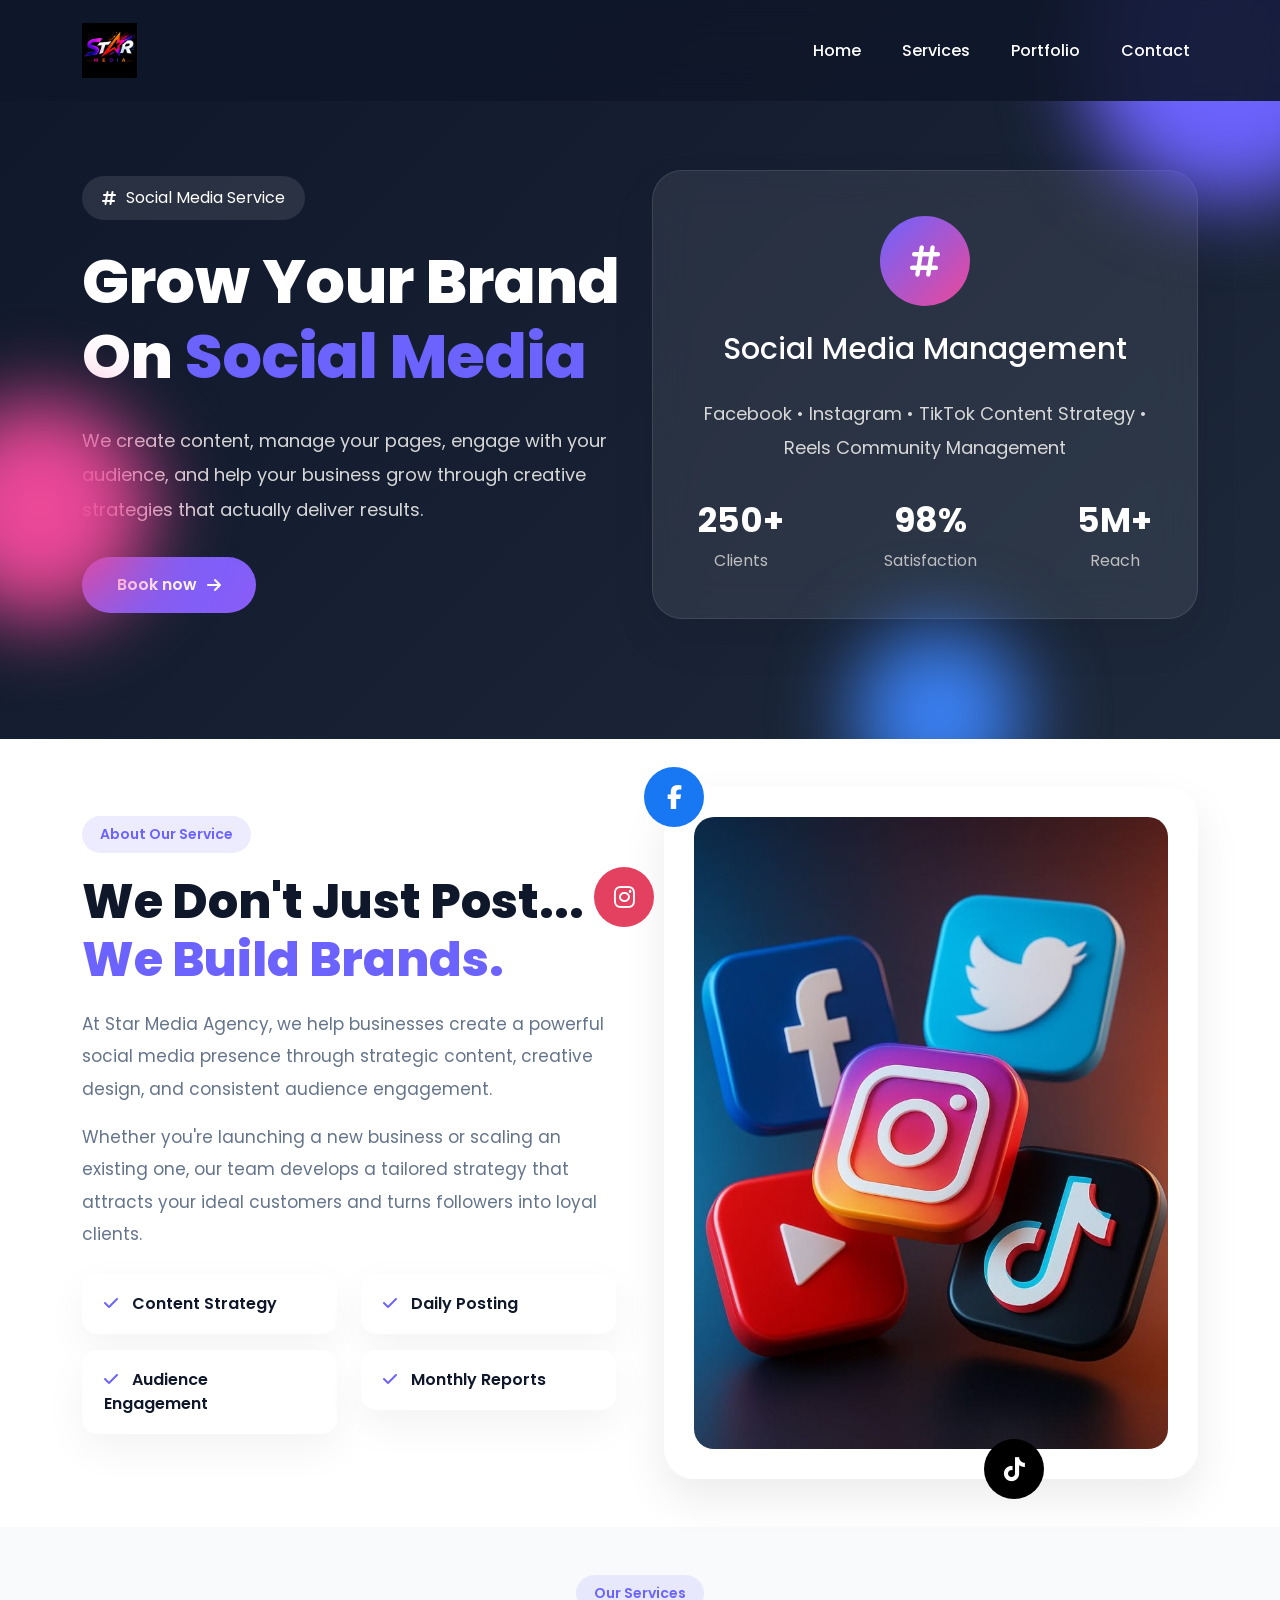
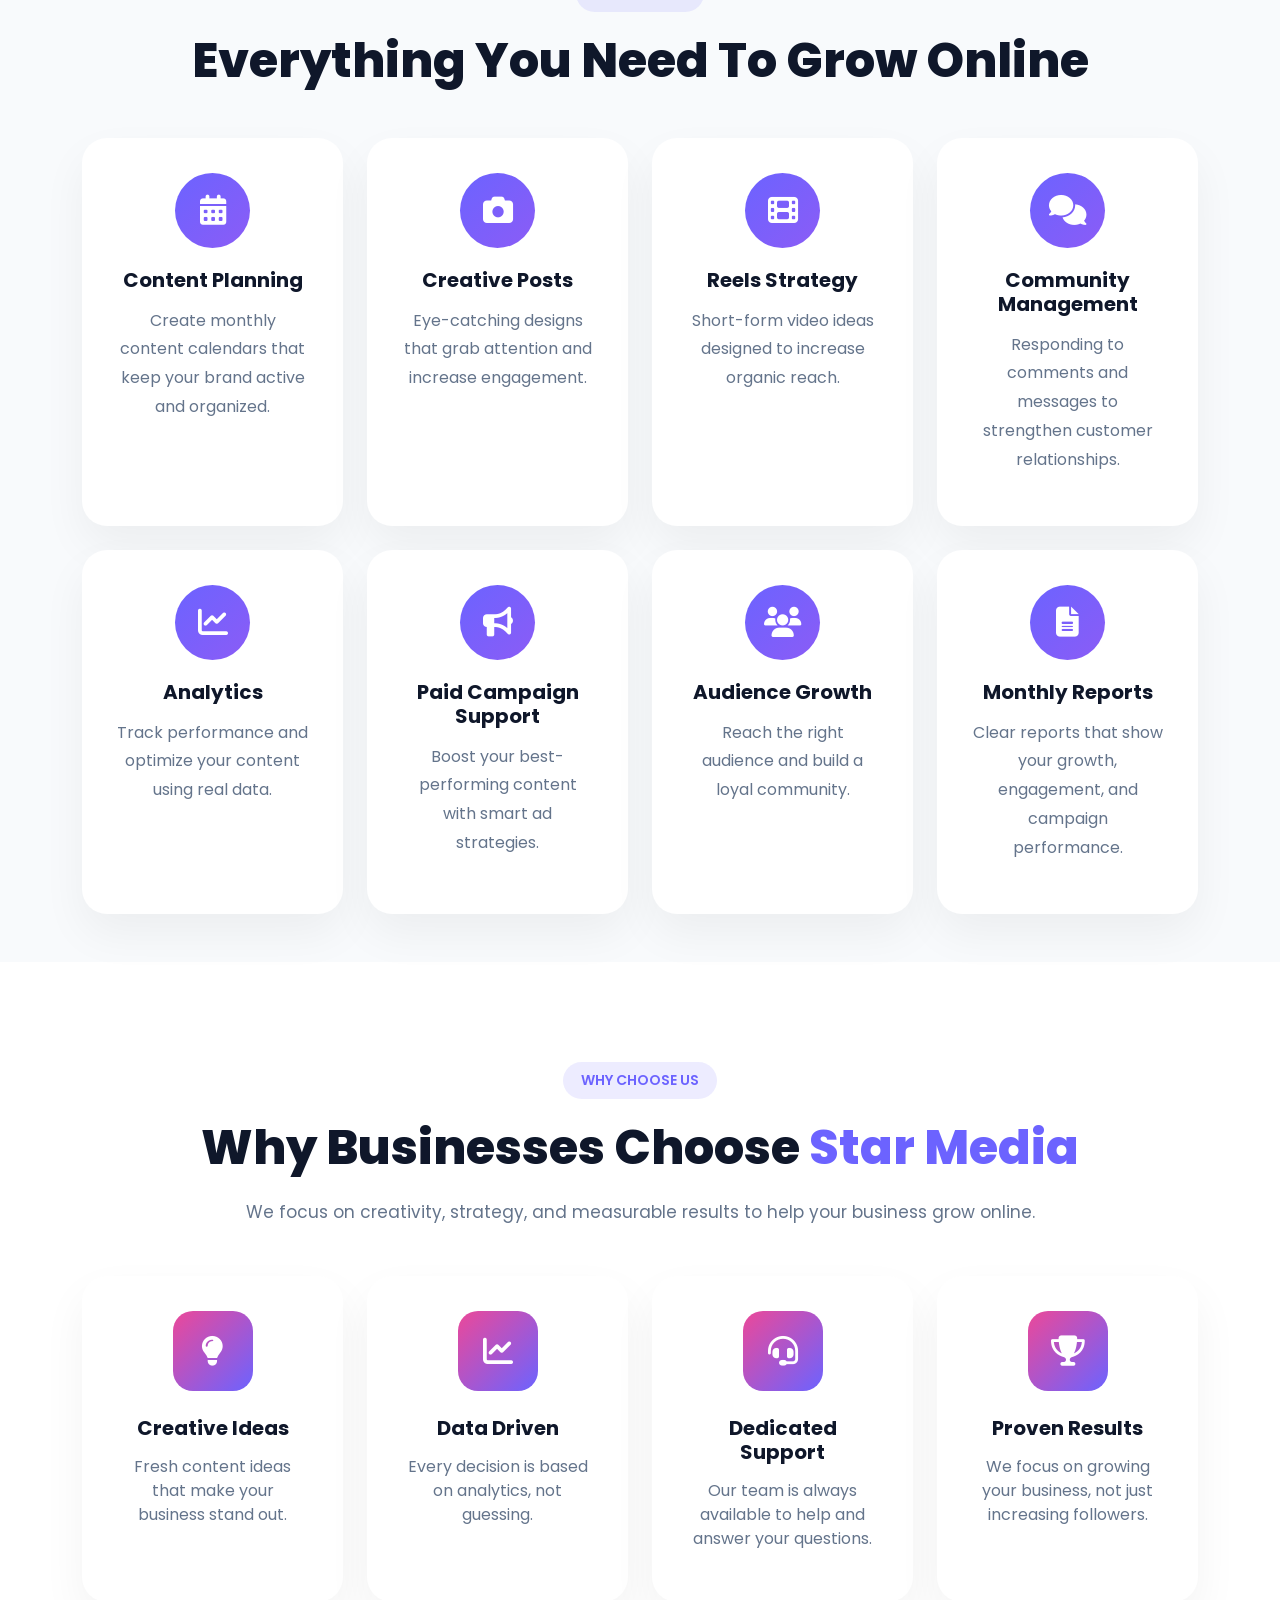
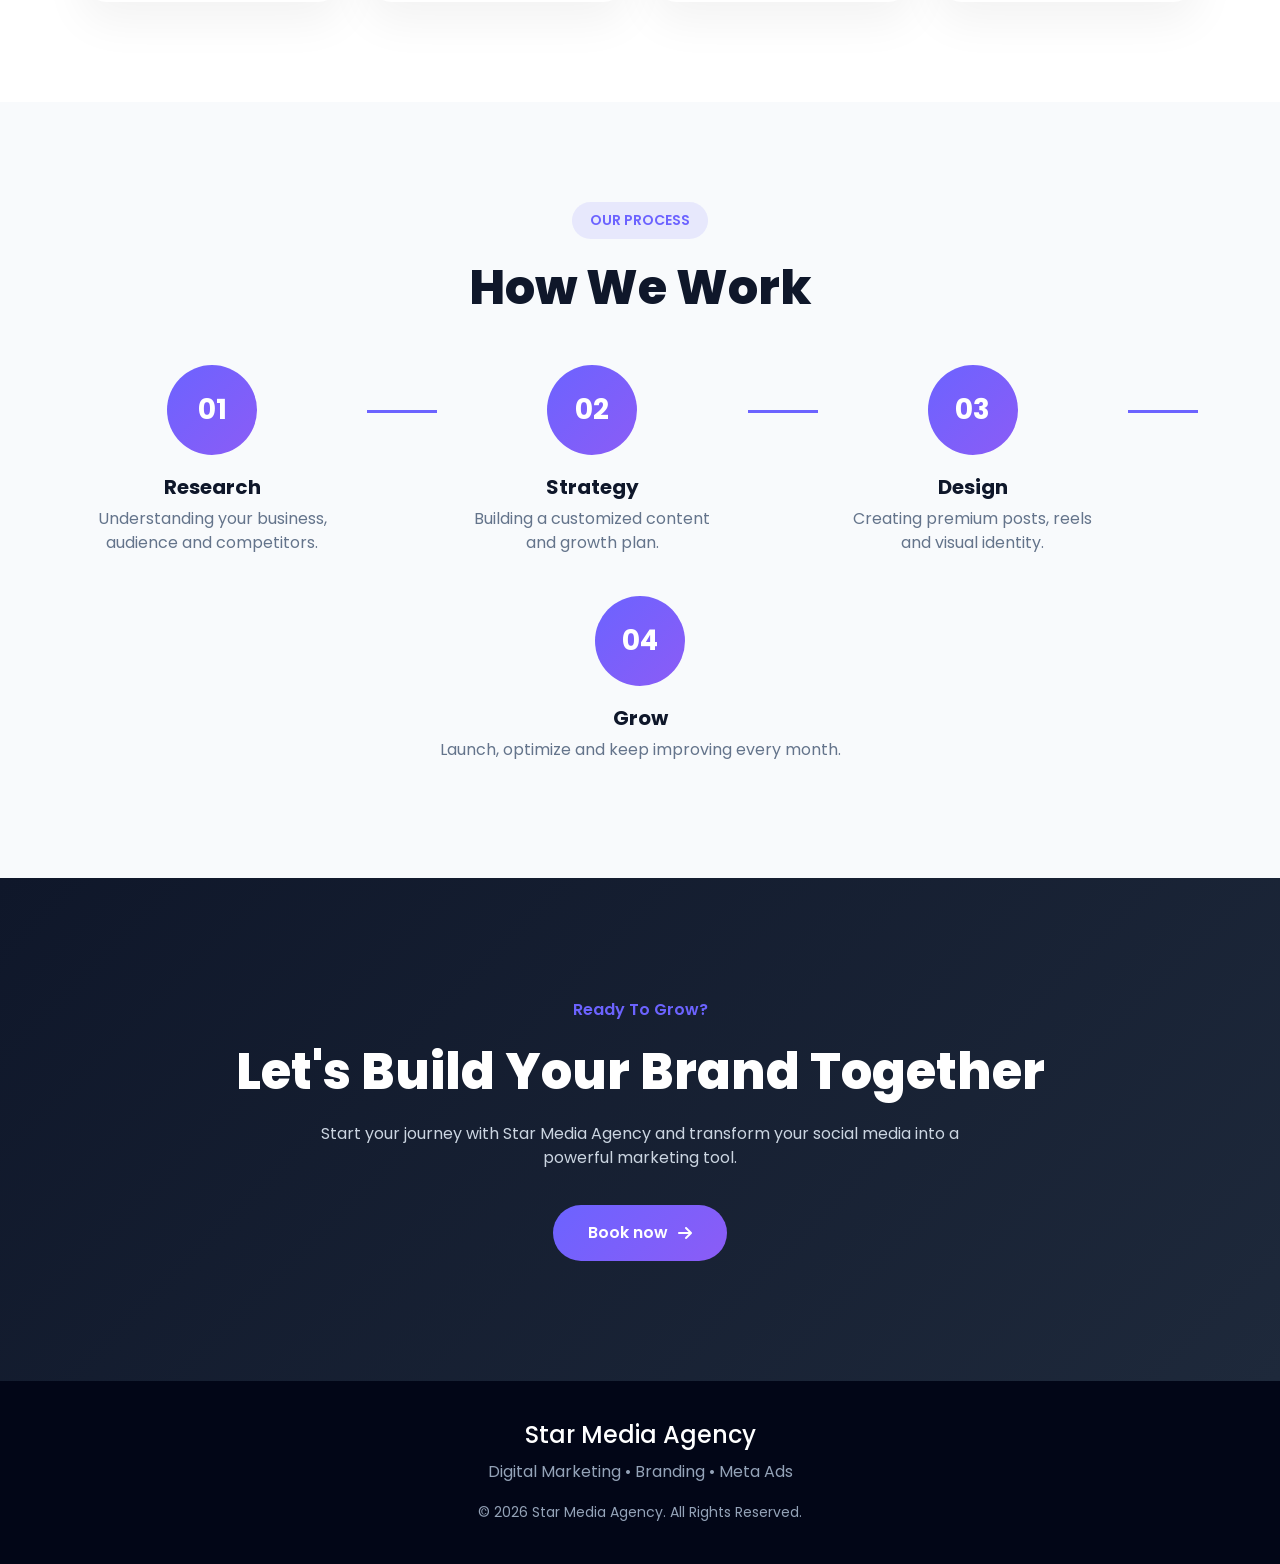
<file: social-media.html>
<!DOCTYPE html>
<html lang="en">

<head>
    <meta charset="UTF-8">
    <meta name="viewport" content="width=device-width, initial-scale=1.0">
    <title>Social Media Management | Star Media Agency</title>

    <!-- Bootstrap -->
    <link href="https://cdn.jsdelivr.net/npm/bootstrap@5.3.7/dist/css/bootstrap.min.css" rel="stylesheet">

    <!-- Font Awesome -->
    <link rel="stylesheet"
        href="https://cdnjs.cloudflare.com/ajax/libs/font-awesome/6.7.2/css/all.min.css">

    <!-- AOS -->
    <link rel="stylesheet"
        href="https://unpkg.com/aos@2.3.4/dist/aos.css">

    <!-- Google Font -->
    <link
        href="https://fonts.googleapis.com/css2?family=Poppins:wght@300;400;500;600;700;800&display=swap"
        rel="stylesheet">

    <!-- Main CSS -->
<link rel="stylesheet" href="service.css">
</head>

<body>

    <!-- =========================
            NAVBAR
    ========================== -->

    <nav class="navbar navbar-expand-lg fixed-top">
        <div class="container">

<a class="navbar-brand" href="../index.html">
    <img src="../assets/logo.png" alt="Star Media Logo" class="logo">
</a>

            <button class="navbar-toggler" data-bs-toggle="collapse"
                data-bs-target="#navbar">

                <i class="fa-solid fa-bars"></i>

            </button>

            <div class="collapse navbar-collapse" id="navbar">

                <ul class="navbar-nav ms-auto">

                    <li class="nav-item">
                        <a class="nav-link" href="index.html">
                            Home
                        </a>
                    </li>

                    <li class="nav-item">
                        <a class="nav-link" href="index.html#services">
                            Services
                        </a>
                    </li>

                    <li class="nav-item">
                        <a class="nav-link" href="index.html#portfolio">
                            Portfolio
                        </a>
                    </li>

                    <li class="nav-item">
                        <a class="nav-link" href="index.html#contact">
                            Contact
                        </a>
                    </li>

                </ul>

            </div>

        </div>
    </nav>

    <!-- =========================
            HERO
    ========================== -->

    <section class="service-hero">

        <div class="container">

            <div class="row align-items-center">

                <!-- Left -->

                <div class="col-lg-6"
                    data-aos="fade-right">

                    <span class="hero-tag">

                        <i class="fa-solid fa-hashtag"></i>

                        Social Media Service

                    </span>

                    <h1>

                        Grow Your Brand On
                        <span>Social Media</span>

                    </h1>

                    <p>

                        We create content, manage your pages,
                        engage with your audience, and help your
                        business grow through creative strategies
                        that actually deliver results.

                    </p>

                    <div class="hero-buttons">

                        <a href="https://wa.me/201030939852"
                            class="btn-main">

                            Book now
                                        <i class="fa-solid fa-arrow-right"></i>
                        </a>



                    </div>

                </div>

                <!-- Right -->

                <div class="col-lg-6"
                    data-aos="fade-left">

                    <div class="hero-card">

                        <div class="hero-icon">

                            <i class="fa-solid fa-hashtag"></i>

                        </div>

                        <h3>

                            Social Media Management

                        </h3>

                        <p>

                            Facebook • Instagram • TikTok
                            Content Strategy • Reels
                            Community Management

                        </p>

                        <div class="hero-stats">

                            <div>

                                <h4>250+</h4>

                                <span>Clients</span>

                            </div>

                            <div>

                                <h4>98%</h4>

                                <span>Satisfaction</span>

                            </div>

                            <div>

                                <h4>5M+</h4>

                                <span>Reach</span>

                            </div>

                        </div>

                    </div>

                </div>

            </div>

        </div>

        <!-- Floating Shapes -->

        <div class="shape one"></div>
        <div class="shape two"></div>
        <div class="shape three"></div>

    </section>

    <!-- =========================
        ABOUT SERVICE
    ========================== -->
    <section class="about-service py-5">

    <div class="container">

        <div class="row align-items-center g-5">

            <!-- Left -->

            <div class="col-lg-6" data-aos="fade-right">

                <span class="section-badge">
                    About Our Service
                </span>

                <h2 class="section-title">
                    We Don't Just Post...
                    <span>We Build Brands.</span>
                </h2>

                <p class="section-text">

                    At Star Media Agency, we help businesses create a
                    powerful social media presence through strategic
                    content, creative design, and consistent audience
                    engagement.

                </p>

                <p class="section-text">

                    Whether you're launching a new business or scaling
                    an existing one, our team develops a tailored
                    strategy that attracts your ideal customers and
                    turns followers into loyal clients.

                </p>

                <div class="row mt-4">

                    <div class="col-6 mb-3">

                        <div class="feature-box">

                            <i class="fa-solid fa-check"></i>

                            Content Strategy

                        </div>

                    </div>

                    <div class="col-6 mb-3">

                        <div class="feature-box">

                            <i class="fa-solid fa-check"></i>

                            Daily Posting

                        </div>

                    </div>

                    <div class="col-6 mb-3">

                        <div class="feature-box">

                            <i class="fa-solid fa-check"></i>

                            Audience Engagement

                        </div>

                    </div>

                    <div class="col-6 mb-3">

                        <div class="feature-box">

                            <i class="fa-solid fa-check"></i>

                            Monthly Reports

                        </div>

                    </div>

                </div>

            </div>

            <!-- Right -->

            <div class="col-lg-6" data-aos="fade-left">

                <div class="service-image-card">

                    <div class="floating-icon one">

                        <i class="fa-brands fa-facebook-f"></i>

                    </div>

                    <div class="floating-icon two">

                        <i class="fa-brands fa-instagram"></i>

                    </div>

                    <div class="floating-icon three">

                        <i class="fa-brands fa-tiktok"></i>

                    </div>

                    <img src="assets/socialmedia.jpg"
                        class="img-fluid"
                        alt="Social Media">

                </div>

            </div>

        </div>

    </div>

</section>

<!-- =========================
        WHAT WE OFFER
========================== -->

<section class="services-list py-5">

    <div class="container">

        <div class="text-center mb-5">

            <span class="section-badge">

                Our Services

            </span>

            <h2 class="section-title">

                Everything You Need
                To Grow Online

            </h2>

        </div>

        <div class="row g-4">

            <div class="col-lg-3 col-md-6">

                <div class="offer-card">

                    <i class="fa-solid fa-calendar-days"></i>

                    <h5>Content Planning</h5>

                    <p>Create monthly content calendars that keep your
                        brand active and organized.</p>

                </div>

            </div>

            <div class="col-lg-3 col-md-6">

                <div class="offer-card">

                    <i class="fa-solid fa-camera"></i>

                    <h5>Creative Posts</h5>

                    <p>Eye-catching designs that grab attention and
                        increase engagement.</p>

                </div>

            </div>

            <div class="col-lg-3 col-md-6">

                <div class="offer-card">

                    <i class="fa-solid fa-film"></i>

                    <h5>Reels Strategy</h5>

                    <p>Short-form video ideas designed to increase
                        organic reach.</p>

                </div>

            </div>

            <div class="col-lg-3 col-md-6">

                <div class="offer-card">

                    <i class="fa-solid fa-comments"></i>

                    <h5>Community Management</h5>

                    <p>Responding to comments and messages to strengthen
                        customer relationships.</p>

                </div>

            </div>

            <div class="col-lg-3 col-md-6">

                <div class="offer-card">

                    <i class="fa-solid fa-chart-line"></i>

                    <h5>Analytics</h5>

                    <p>Track performance and optimize your content using
                        real data.</p>

                </div>

            </div>

            <div class="col-lg-3 col-md-6">

                <div class="offer-card">

                    <i class="fa-solid fa-bullhorn"></i>

                    <h5>Paid Campaign Support</h5>

                    <p>Boost your best-performing content with smart ad
                        strategies.</p>

                </div>

            </div>

            <div class="col-lg-3 col-md-6">

                <div class="offer-card">

                    <i class="fa-solid fa-users"></i>

                    <h5>Audience Growth</h5>

                    <p>Reach the right audience and build a loyal
                        community.</p>

                </div>

            </div>

            <div class="col-lg-3 col-md-6">

                <div class="offer-card">

                    <i class="fa-solid fa-file-lines"></i>

                    <h5>Monthly Reports</h5>

                    <p>Clear reports that show your growth, engagement,
                        and campaign performance.</p>

                </div>

            </div>

        </div>

    </div>

</section>
<!-- ===================================
        WHY CHOOSE STAR MEDIA
==================================== -->

<section class="why-us section-padding">

    <div class="container">

        <div class="text-center mb-5">

            <span class="section-subtitle">

                WHY CHOOSE US

            </span>

            <h2 class="section-title">

                Why Businesses Choose
                <span>Star Media</span>

            </h2>

            <p class="section-desc">

                We focus on creativity, strategy, and measurable
                results to help your business grow online.

            </p>

        </div>

        <div class="row g-4">

            <!-- Card -->

            <div class="col-lg-3 col-md-6">

                <div class="why-card">

                    <div class="why-icon">

                        <i class="fa-solid fa-lightbulb"></i>

                    </div>

                    <h5>

                        Creative Ideas

                    </h5>

                    <p>

                        Fresh content ideas that make your
                        business stand out.

                    </p>

                </div>

            </div>

            <!-- Card -->

            <div class="col-lg-3 col-md-6">

                <div class="why-card">

                    <div class="why-icon">

                        <i class="fa-solid fa-chart-line"></i>

                    </div>

                    <h5>

                        Data Driven

                    </h5>

                    <p>

                        Every decision is based on analytics,
                        not guessing.

                    </p>

                </div>

            </div>

            <!-- Card -->

            <div class="col-lg-3 col-md-6">

                <div class="why-card">

                    <div class="why-icon">

                        <i class="fa-solid fa-headset"></i>

                    </div>

                    <h5>

                        Dedicated Support

                    </h5>

                    <p>

                        Our team is always available to help
                        and answer your questions.

                    </p>

                </div>

            </div>

            <!-- Card -->

            <div class="col-lg-3 col-md-6">

                <div class="why-card">

                    <div class="why-icon">

                        <i class="fa-solid fa-trophy"></i>

                    </div>

                    <h5>

                        Proven Results

                    </h5>

                    <p>

                        We focus on growing your business,
                        not just increasing followers.

                    </p>

                </div>

            </div>

        </div>

    </div>

</section>



<!-- ===================================
            OUR PROCESS
==================================== -->

<section class="process section-padding">

    <div class="container">

        <div class="text-center mb-5">

            <span class="section-subtitle">

                OUR PROCESS

            </span>

            <h2 class="section-title">

                How We Work

            </h2>

        </div>

        <div class="process-wrapper">

            <div class="process-item">

                <div class="number">

                    01

                </div>

                <h5>

                    Research

                </h5>

                <p>

                    Understanding your business,
                    audience and competitors.

                </p>

            </div>

            <div class="line"></div>

            <div class="process-item">

                <div class="number">

                    02

                </div>

                <h5>

                    Strategy

                </h5>

                <p>

                    Building a customized content
                    and growth plan.

                </p>

            </div>

            <div class="line"></div>

            <div class="process-item">

                <div class="number">

                    03

                </div>

                <h5>

                    Design

                </h5>

                <p>

                    Creating premium posts,
                    reels and visual identity.

                </p>

            </div>

            <div class="line"></div>

            <div class="process-item">

                <div class="number">

                    04

                </div>

                <h5>

                    Grow

                </h5>

                <p>

                    Launch, optimize and keep
                    improving every month.

                </p>

            </div>

        </div>

    </div>

</section>



<!-- ===================================
            CTA
==================================== -->

<section class="service-cta">

    <div class="container">

        <div class="cta-box">

            <span>

                Ready To Grow?

            </span>

            <h2>

                Let's Build Your Brand Together

            </h2>

            <p>

                Start your journey with Star Media Agency
                and transform your social media into
                a powerful marketing tool.

            </p>

            <a href="https://wa.me/201030939852"
                class="btn-main">

                Book now

                <i class="fa-solid fa-arrow-right"></i>

            </a>

        </div>

    </div>

</section>



<!-- ===================================
            FOOTER
==================================== -->

<footer class="footer">

    <div class="container text-center">

        <h4>

            Star Media Agency

        </h4>

        <p>

            Digital Marketing • Branding • Meta Ads

        </p>

        <small>

            © 2026 Star Media Agency.
            All Rights Reserved.

        </small>

    </div>

</footer>



<script src="https://cdn.jsdelivr.net/npm/bootstrap@5.3.7/dist/js/bootstrap.bundle.min.js"></script>

<script src="https://unpkg.com/aos@2.3.4/dist/aos.js"></script>

<script>

AOS.init({

duration:900,
once:true

});

</script>

</body>
</html>
</file>
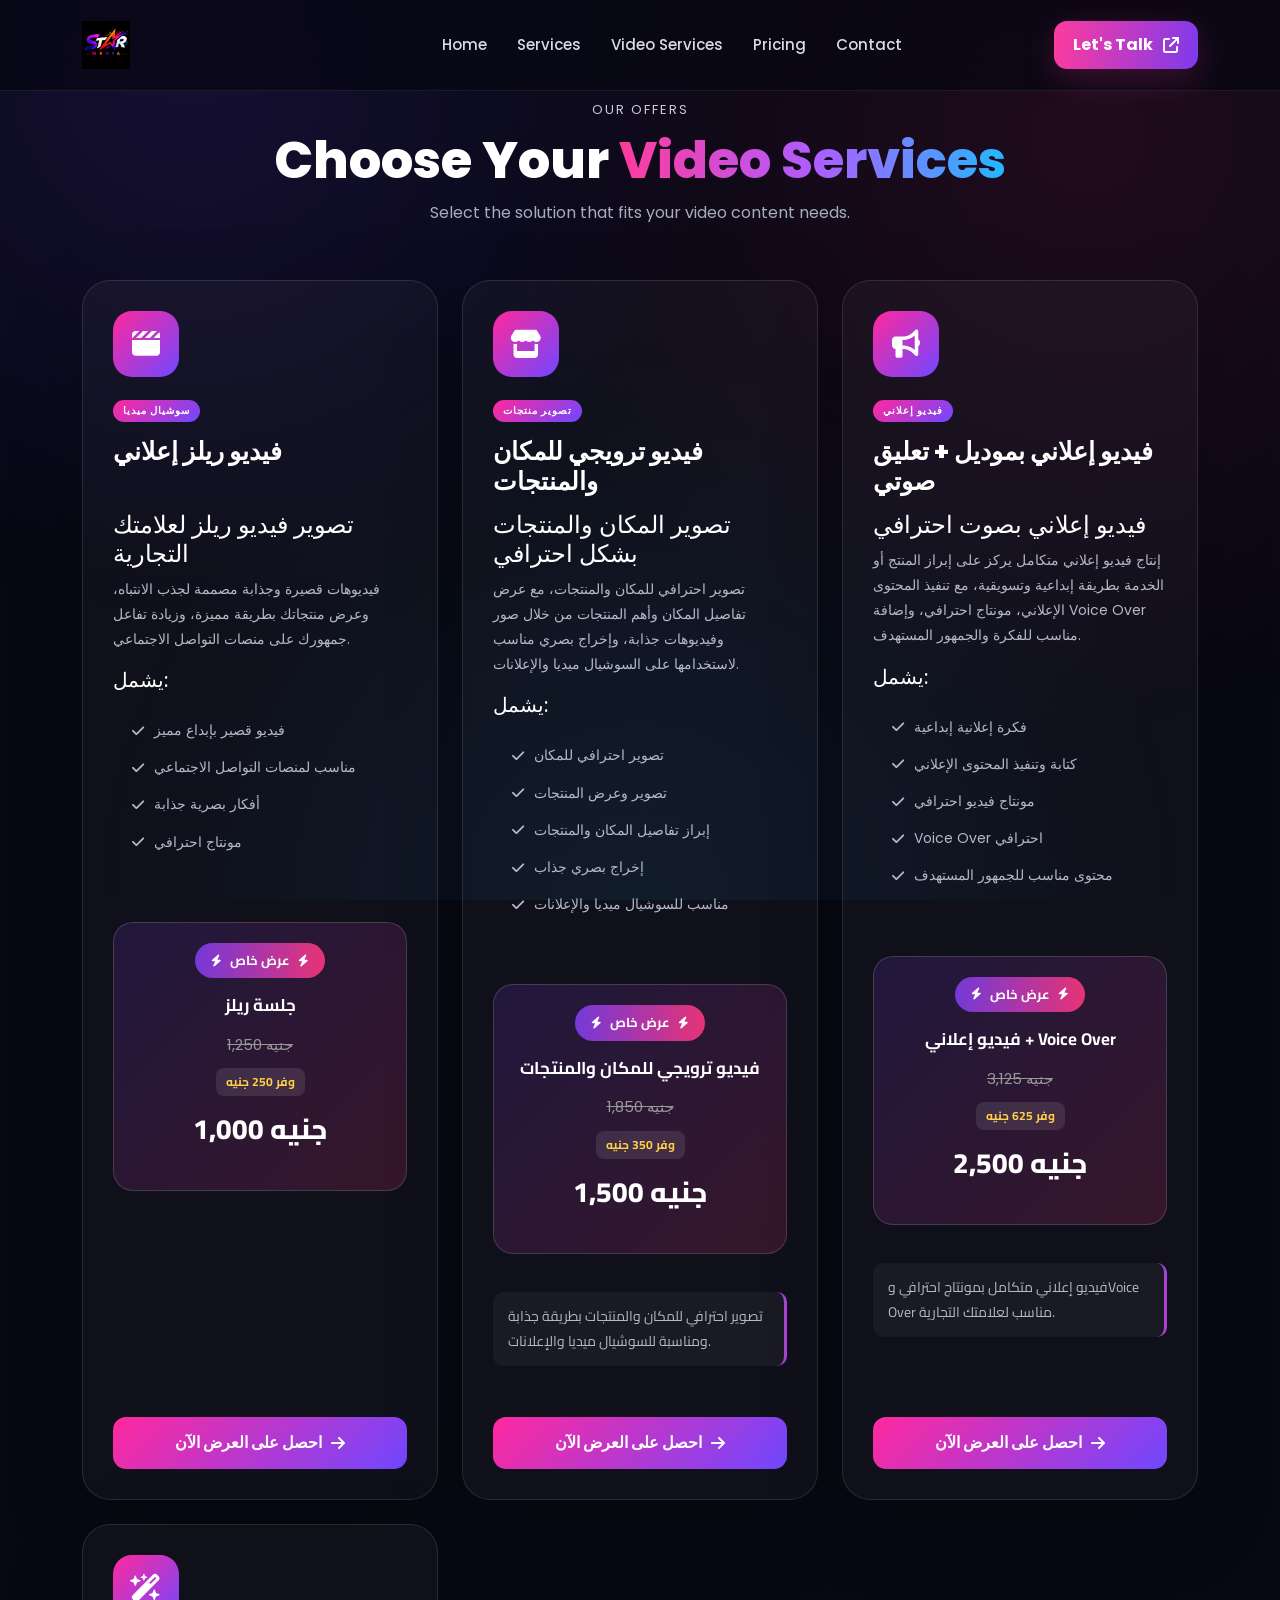
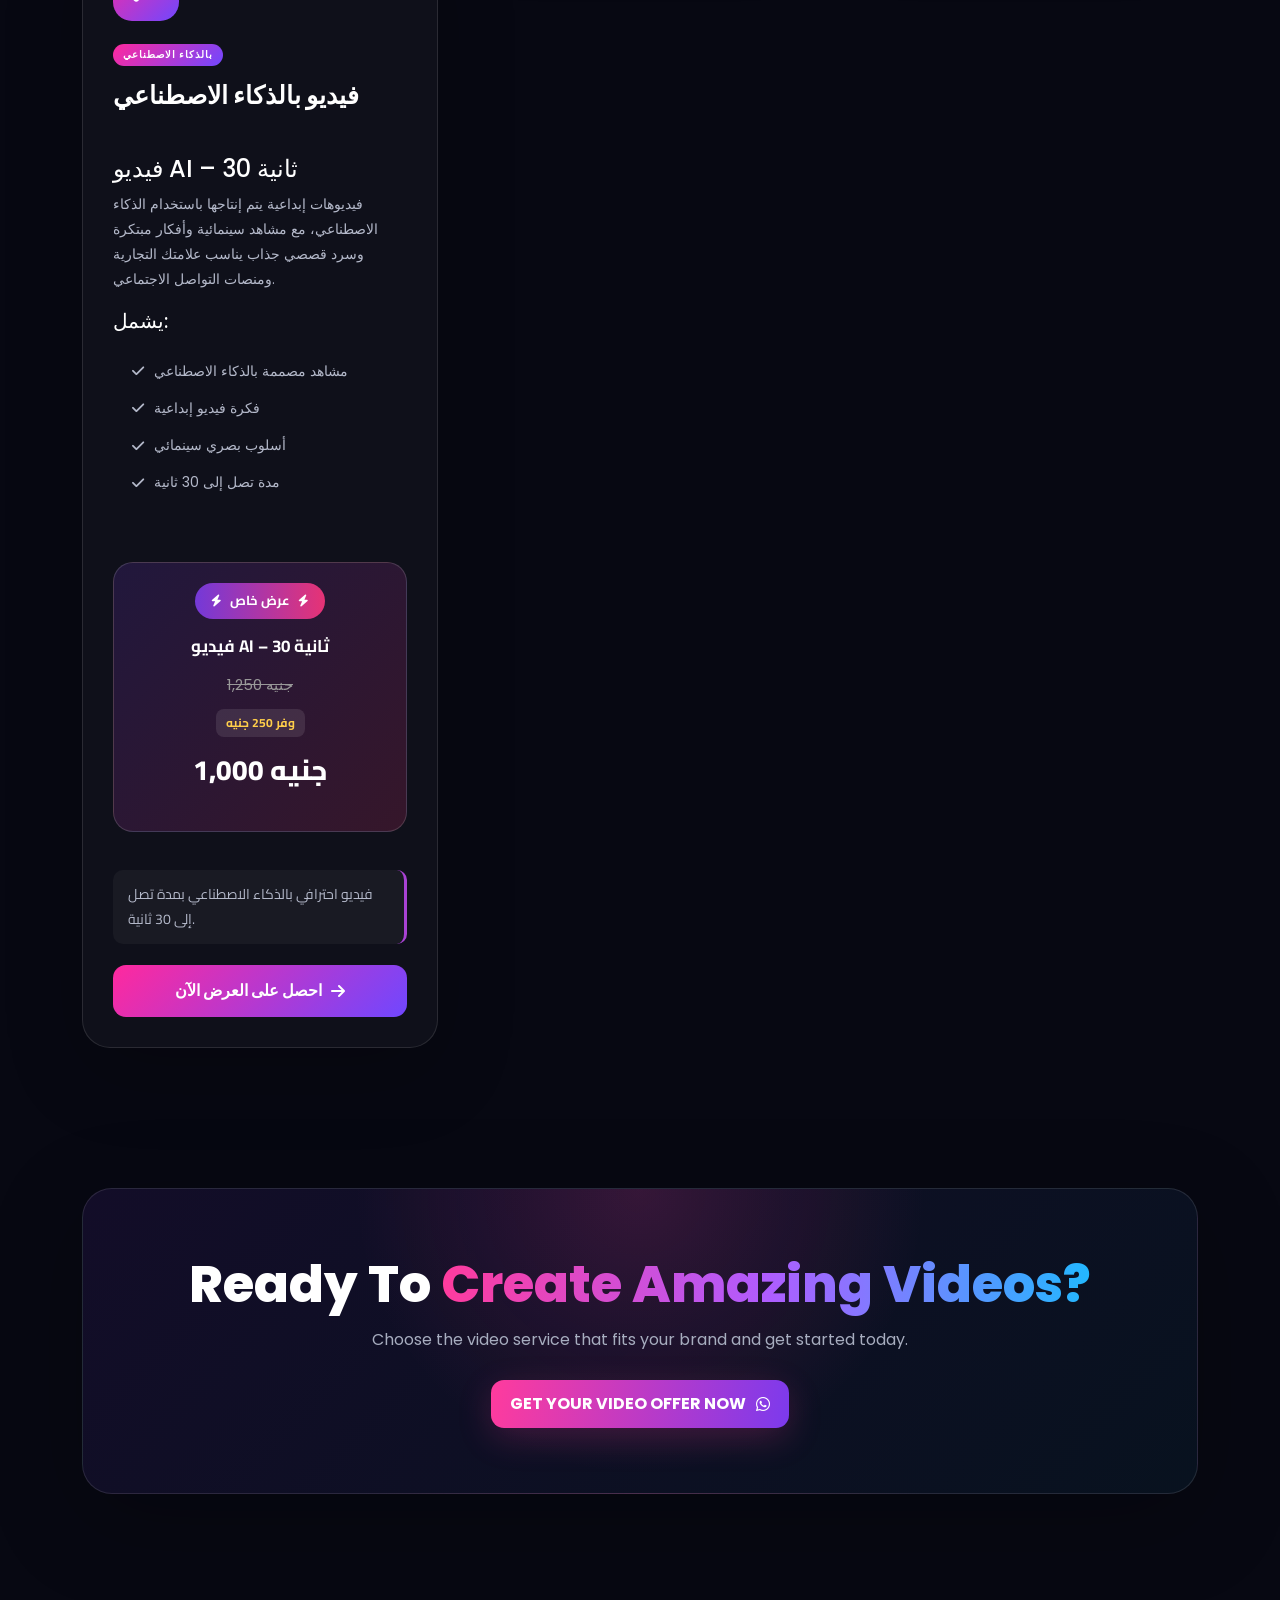
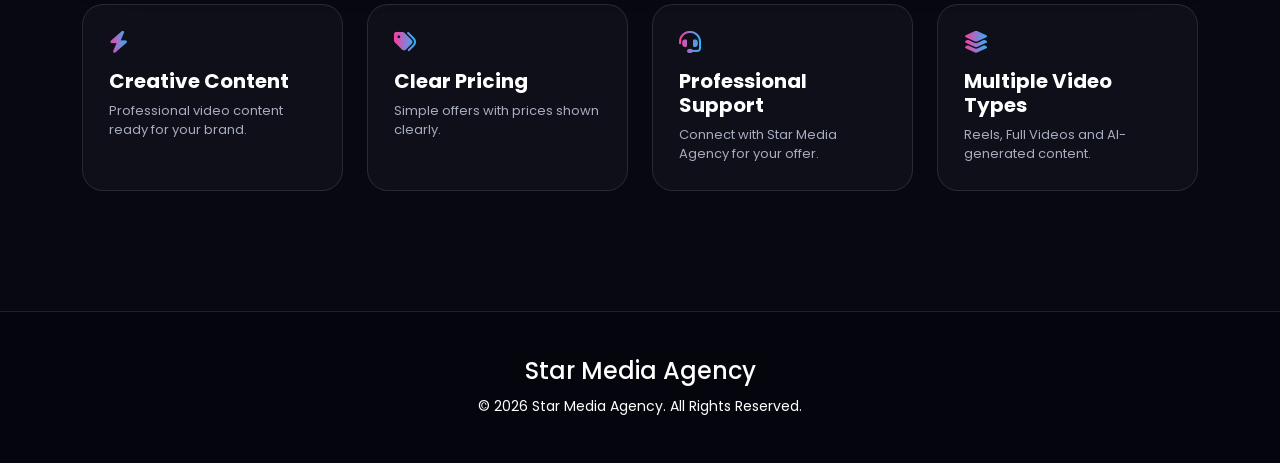
<file: video-services.html>
<!DOCTYPE html>
<html lang="en">

<head>

    <meta charset="UTF-8">

    <meta
        name="viewport"
        content="width=device-width, initial-scale=1.0"
    >

    <title>
        Video Services | Star Media Agency
    </title>

    <meta
        name="description"
        content="Professional Reels, Full Videos and AI-generated video solutions by Star Media Agency."
    >

    <link
        rel="icon"
        type="image/png"
        href="assets/logo.png"
    >

    <!-- Google Font -->
    <link
        rel="preconnect"
        href="https://fonts.googleapis.com"
    >

    <link
        rel="preconnect"
        href="https://fonts.gstatic.com"
        crossorigin
    >

    <link
        href="https://fonts.googleapis.com/css2?family=Poppins:wght@300;400;500;600;700;800&display=swap"
        rel="stylesheet"
    >

    <!-- Bootstrap -->
    <link
        href="https://cdn.jsdelivr.net/npm/bootstrap@5.3.3/dist/css/bootstrap.min.css"
        rel="stylesheet"
    >

    <!-- Font Awesome -->
    <link
        rel="stylesheet"
        href="https://cdnjs.cloudflare.com/ajax/libs/font-awesome/6.5.2/css/all.min.css"
    >

    <!-- Main CSS -->
    <link
        rel="stylesheet"
        href="style.css"
    >
    <link rel="stylesheet" href="responsive.css">


    <link rel="preconnect" href="https://fonts.googleapis.com">

<link rel="preconnect" href="https://fonts.gstatic.com" crossorigin>

<link href="https://fonts.googleapis.com/css2?family=Cairo:wght@400;500;600;700;800&display=swap" rel="stylesheet">

    <style>
        .video-offer-card .offer-icon {
            background: linear-gradient(135deg, #ff299e, #7047ff);
            color: #fff;
        }

        .video-offer-card .badge {
            background: linear-gradient(135deg, #ff299e, #7047ff);
            color: #fff;
        }

        .video-offer-card .offer-btn {
            background: linear-gradient(135deg, #ff299e, #7047ff);
            color: #fff !important;
        }
    </style>

<style>
        .video-offer-card .offer-body {
            display: flex;
            flex-direction: column;
            height: 100%;
        }

        .video-offer-card .offer-btn {
            margin-top: auto;
        }

    .video-offer-card .offer-icon {
        background: linear-gradient(135deg, #ff299e, #7047ff);
        color: #fff;
    }

    .video-offer-card .badge {
        background: linear-gradient(135deg, #ff299e, #7047ff);
        color: #fff;
    }

    .video-offer-card .offer-btn {
        background: linear-gradient(135deg, #ff299e, #7047ff);
        color: #fff !important;
    }

    /* Make all cards equal height */
    .video-offer-card {
        height: 100%;
        display: flex;
        flex-direction: column;
    }



/* =========================================
   AI VIDEO SHOWCASE
========================================= */

.ai-showcase {
    padding: 100px 0;
    position: relative;
    overflow: hidden;
}

.ai-showcase .ai-head {
    text-align: center;
    margin-bottom: 45px;
}

.ai-showcase .ai-badge {
    display: inline-block;
    padding: 8px 18px;
    border-radius: 50px;
    background: linear-gradient(135deg, #ff299e, #7047ff);
    color: #fff;
    font-size: 12px;
    font-weight: 800;
    letter-spacing: 1.5px;
    margin-bottom: 15px;
}

.ai-showcase .ai-head h2 {
    font-size: clamp(32px, 4vw, 48px);
    font-weight: 800;
    margin: 0 0 12px;
}

.ai-showcase .ai-head h2 span {
    background: linear-gradient(135deg, #ff299e, #7047ff);
    -webkit-background-clip: text;
    -webkit-text-fill-color: transparent;
}

.ai-showcase .ai-head p {
    max-width: 650px;
    margin: auto;
    opacity: .7;
    line-height: 1.8;
}

.ai-showcase-grid {
    display: grid;
    grid-template-columns: repeat(3, 1fr);
    gap: 28px;
}

.ai-showcase-card {
    background: #fff !important;
    border: 1px solid rgba(112, 71, 255, .12);
    border-radius: 24px;
    overflow: hidden;
    box-shadow: 0 15px 45px rgba(36, 24, 74, .09);
    transition: .35s;
}

.ai-showcase-card:hover {
    transform: translateY(-8px);
    box-shadow: 0 25px 60px rgba(112, 71, 255, .18);
}

.ai-video-box {
    aspect-ratio: 9 / 16;
    background: #111;
    overflow: hidden;
}

.ai-video-box video {
    width: 100%;
    height: 100%;
    display: block;
    object-fit: cover;
}

/* ===============================
VIDEO TEXT
================================ */

.ai-showcase-info {
    padding: 22px !important;
    background: #fff !important;
    min-height: 190px;
    display: block !important;
}

.ai-showcase-info .tag {
    display: inline-block !important;
    padding: 6px 12px;
    border-radius: 30px;
    background: linear-gradient(135deg, #ff299e, #7047ff);
    color: #fff !important;
    font-size: 11px;
    font-weight: 700;
    letter-spacing: 1px;
    margin-bottom: 12px;
}

.ai-showcase-info h3 {
    display: block !important;
    visibility: visible !important;
    opacity: 1 !important;
    color: #171327 !important;
    background: transparent !important;
    font-size: 20px !important;
    line-height: 1.3 !important;
    font-weight: 700 !important;
    margin: 0 0 8px !important;
}

.ai-showcase-info p {
    display: block !important;
    visibility: visible !important;
    opacity: 1 !important;
    color: #666 !important;
    background: transparent !important;
    font-size: 14px !important;
    line-height: 1.7 !important;
    margin: 0 !important;
}


/* ===============================
   RESPONSIVE
================================ */

@media (max-width: 991px) {

    .ai-showcase-grid {
        grid-template-columns: repeat(2, 1fr);
    }

}

@media (max-width: 575px) {

    .ai-showcase {
        padding: 75px 0;
    }

    .ai-showcase-grid {
        grid-template-columns: 1fr;
        gap: 22px;
    }

}

</style>

<style>
/* =========================================
   AI VIDEO SHOWCASE
========================================= */
.ai-showcase{padding:100px 0;position:relative;overflow:hidden}
.ai-showcase .ai-head{text-align:center;margin-bottom:45px}
.ai-showcase .ai-badge{display:inline-block;padding:8px 18px;border-radius:50px;background:linear-gradient(135deg,#ff299e,#7047ff);color:#fff;font-size:12px;font-weight:800;letter-spacing:1.5px;margin-bottom:15px}
.ai-showcase .ai-head h2{font-size:clamp(32px,4vw,48px);font-weight:800;margin:0 0 12px}
.ai-showcase .ai-head h2 span{background:linear-gradient(135deg,#ff299e,#7047ff);-webkit-background-clip:text;-webkit-text-fill-color:transparent}
.ai-showcase .ai-head p{max-width:650px;margin:auto;opacity:.7;line-height:1.8}
.ai-showcase-grid{display:grid;grid-template-columns:repeat(3,1fr);gap:28px}
.ai-showcase-card{background:#fff;border:1px solid rgba(112,71,255,.12);border-radius:24px;overflow:hidden;box-shadow:0 15px 45px rgba(36,24,74,.09);transition:.35s}
.ai-showcase-card:hover{transform:translateY(-8px);box-shadow:0 25px 60px rgba(112,71,255,.18)}
.ai-video-box{aspect-ratio:9/16;background:#111;overflow:hidden}
.ai-video-box video{width:100%;height:100%;display:block;object-fit:cover}
.ai-showcase-info{padding:20px}
.ai-showcase-info .tag{display:inline-block;padding:5px 11px;border-radius:30px;background:linear-gradient(135deg,#ff299e,#7047ff);color:#fff;font-size:10px;font-weight:700;letter-spacing:1px;margin-bottom:10px}
.ai-showcase-info h3{font-size:20px;font-weight:700;margin:0 0 7px}
.ai-showcase-info p{font-size:14px;line-height:1.7;opacity:.65;margin:0}
@media(max-width:991px){.ai-showcase-grid{grid-template-columns:repeat(2,1fr)}}
@media(max-width:575px){.ai-showcase{padding:75px 0}.ai-showcase-grid{grid-template-columns:1fr;gap:22px}}
</style>

</head>


<body>


    <!-- =========================================
         NAVBAR
    ========================================== -->

<nav class="navbar navbar-expand-lg fixed-top py-3">

    <div class="container">

        <!-- Logo -->
        <a class="navbar-brand" href="index.html">
            <img src="assets/logo.png" alt="Star Media Agency">
        </a>

        <!-- Mobile Button -->
<button
    class="navbar-toggler mobile-toggle"
    type="button"
    data-bs-toggle="collapse"
    data-bs-target="#nav"
    aria-controls="nav"
    aria-expanded="false"
    aria-label="Toggle navigation"
>
    <!-- Hamburger -->
    <span class="hamburger">
        <span></span>
        <span></span>
        <span></span>
    </span>


</button>

        <!-- Navigation -->
        <div class="collapse navbar-collapse" id="nav">

            <ul class="navbar-nav navbar-center">

                <li class="nav-item">
                    <a class="nav-link" href="index.html">Home</a>
                </li>

                <li class="nav-item">
                    <a class="nav-link" href="index.html#services">Services</a>
                </li>

                <li class="nav-item">
                    <a class="nav-link active" href="video-services.html">Video Services</a>
                </li>

                <li class="nav-item">
                    <a class="nav-link" href="index.html#pricing">Pricing</a>
                </li>

                <li class="nav-item">
                    <a class="nav-link" href="index.html#contact">Contact</a>
                </li>

            </ul>

            <div class="navbar-cta">
                <a
                    class="talk-btn"
                    target="_blank"
                    href="https://wa.me/201030939852"
                >
                    Let's Talk
                    <i class="fa-solid fa-arrow-up-right-from-square"></i>
                </a>
            </div>

        </div>

    </div>

</nav>






    <!-- =========================================
     VIDEO SERVICES
========================================== -->

<section
    class="section"
    id="video-services"
>

    <div class="container">

        <div class="section-head">

            <div class="mini">
                Our Offers
            </div>

            <h2>
                Choose Your
                <span class="gradient">
                    Video Services
                </span>
            </h2>

            <p>
                Select the solution that fits your video content needs.
            </p>

        </div>


        <div class="row g-4">

<!-- REELS -->
<div class="col-lg-4 col-md-6">
    <article class="offer-card video-offer-card">

        <div class="offer-top">

            <div class="offer-icon">
                <i class="fa-solid fa-clapperboard"></i>
            </div>

            <span class="badge">
                سوشيال ميديا
            </span>

            <h3>
               فيديو ريلز إعلاني
            </h3>

        </div>


        <div class="offer-body">

            <h4>
               تصوير فيديو ريلز لعلامتك التجارية
            </h4>

            <p>
                فيديوهات قصيرة وجذابة مصممة لجذب الانتباه،
                وعرض منتجاتك بطريقة مميزة، وزيادة تفاعل جمهورك
                على منصات التواصل الاجتماعي.
            </p>

            <h5>
                يشمل:
            </h5>

            <ul class="features-list">

                <li>
                    <i class="fa-solid fa-check"></i>
                    فيديو قصير بإبداع مميز
                </li>

                <li>
                    <i class="fa-solid fa-check"></i>
                    مناسب لمنصات التواصل الاجتماعي
                </li>

                <li>
                    <i class="fa-solid fa-check"></i>
                    أفكار بصرية جذابة
                </li>

                <li>
                    <i class="fa-solid fa-check"></i>
                    مونتاج احترافي
                </li>

            </ul>


            <div class="special-offer">

                <div class="offer-label">
                    <i class="fa-solid fa-bolt"></i>
                    <span>عرض خاص</span>
                    <i class="fa-solid fa-bolt"></i>
                </div>

                <div class="offer-content">

                    <span class="offer-title">
                        جلسة ريلز
                    </span>

                    <div class="price">

                        <span class="old">
                            1,250 جنيه
                        </span>

                        <span class="discount-badge">
                            وفر 250 جنيه
                        </span>

                        <span class="new">
                            1,000 جنيه
                        </span>

                    </div>

                </div>

            </div>


            <a
                class="offer-btn"
                target="_blank"
                href="https://wa.me/201030939852?text=Hello%20Star%20Media%2C%20%D8%A3%D8%B1%D9%8A%D8%AF%20%D8%A7%D9%84%D8%A7%D8%B3%D8%AA%D9%81%D8%B3%D8%A7%D8%B1%20%D8%B9%D9%86%20%D8%B9%D8%B1%D8%B6%20%D8%A7%D9%84%D8%B1%D9%8A%D9%84%D8%B2"
            >
                احصل على العرض الآن
                <i class="fa-solid fa-arrow-right"></i>
            </a>

        </div>

    </article>
</div>


<!-- PLACE & PRODUCT SETUP VIDEO -->
<div class="col-lg-4 col-md-6">
    <article class="offer-card video-offer-card">

        <div class="offer-top">

            <div class="offer-icon">
                <i class="fa-solid fa-store"></i>
            </div>

            <span class="badge">
                تصوير منتجات
            </span>

            <h3>
               فيديو ترويجي للمكان والمنتجات
            </h3>

        </div>


        <div class="offer-body">

            <h4>
                تصوير المكان والمنتجات بشكل احترافي
            </h4>

            <p>
                تصوير احترافي للمكان والمنتجات، مع عرض تفاصيل المكان
                وأهم المنتجات من خلال صور وفيديوهات جذابة، وإخراج بصري
                مناسب لاستخدامها على السوشيال ميديا والإعلانات.
            </p>

            <h5>
                يشمل:
            </h5>

            <ul class="features-list">

                <li>
                    <i class="fa-solid fa-check"></i>
                    تصوير احترافي للمكان
                </li>

                <li>
                    <i class="fa-solid fa-check"></i>
                    تصوير وعرض المنتجات
                </li>

                <li>
                    <i class="fa-solid fa-check"></i>
                    إبراز تفاصيل المكان والمنتجات
                </li>

                <li>
                    <i class="fa-solid fa-check"></i>
                    إخراج بصري جذاب
                </li>

                <li>
                    <i class="fa-solid fa-check"></i>
                    مناسب للسوشيال ميديا والإعلانات
                </li>

            </ul>


            <div class="special-offer">

                <div class="offer-label">
                    <i class="fa-solid fa-bolt"></i>
                    <span>عرض خاص</span>
                    <i class="fa-solid fa-bolt"></i>
                </div>

                <div class="offer-content">

                    <span class="offer-title">
                       فيديو ترويجي للمكان والمنتجات
                    </span>

                    <div class="price">

                        <span class="old">
                            1,850 جنيه
                        </span>

                        <span class="discount-badge">
                            وفر 350 جنيه
                        </span>

                        <span class="new">
                            1,500 جنيه
                        </span>

                    </div>

                </div>

            </div>


            <p class="service-note">
                تصوير احترافي للمكان والمنتجات بطريقة جذابة ومناسبة
                للسوشيال ميديا والإعلانات.
            </p>


            <a
                class="offer-btn"
                target="_blank"
                href="https://wa.me/201030939852?text=Hello%20Star%20Media%2C%20%D8%A3%D8%B1%D9%8A%D8%AF%20%D8%A7%D9%84%D8%A7%D8%B3%D8%B3%D8%AA%D9%81%D8%B3%D8%A7%D8%B1%20%D8%B9%D9%86%20%D8%B9%D8%B1%D8%B6%20%D9%81%D9%8A%D8%AF%D9%8A%D9%88%20Setup%20%D9%84%D9%84%D9%85%D9%83%D8%A7%D9%86%20%D9%88%D8%A7%D9%84%D9%85%D9%86%D8%AA%D8%AC%D8%A7%D8%AA"
            >
                احصل على العرض الآن
                <i class="fa-solid fa-arrow-right"></i>
            </a>

        </div>

    </article>
</div>



            <!-- ADVERTISING VIDEO + VOICE OVER -->
<div class="col-lg-4 col-md-6">
    <article class="offer-card video-offer-card">

        <div class="offer-top">

            <div class="offer-icon">
                <i class="fa-solid fa-bullhorn"></i>
            </div>

            <span class="badge">
                فيديو إعلاني
            </span>

            <h3>
               فيديو إعلاني بموديل + تعليق صوتي
            </h3>

        </div>


        <div class="offer-body">

            <h4>
                فيديو إعلاني بصوت احترافي
            </h4>

            <p>
                إنتاج فيديو إعلاني متكامل يركز على إبراز المنتج أو الخدمة
                بطريقة إبداعية وتسويقية، مع تنفيذ المحتوى الإعلاني،
                مونتاج احترافي، وإضافة Voice Over مناسب للفكرة والجمهور المستهدف.
            </p>

            <h5>
                يشمل:
            </h5>

            <ul class="features-list">

                <li>
                    <i class="fa-solid fa-check"></i>
                    فكرة إعلانية إبداعية
                </li>

                <li>
                    <i class="fa-solid fa-check"></i>
                    كتابة وتنفيذ المحتوى الإعلاني
                </li>

                <li>
                    <i class="fa-solid fa-check"></i>
                    مونتاج فيديو احترافي
                </li>

                <li>
                    <i class="fa-solid fa-check"></i>
                    Voice Over احترافي
                </li>

                <li>
                    <i class="fa-solid fa-check"></i>
                    محتوى مناسب للجمهور المستهدف
                </li>

            </ul>


            <div class="special-offer">

                <div class="offer-label">
                    <i class="fa-solid fa-bolt"></i>
                    <span>عرض خاص</span>
                    <i class="fa-solid fa-bolt"></i>
                </div>

                <div class="offer-content">

                    <span class="offer-title">
                        فيديو إعلاني + Voice Over
                    </span>

                    <div class="price">

                        <span class="old">
                            3,125 جنيه
                        </span>

                        <span class="discount-badge">
                            وفر 625 جنيه
                        </span>

                        <span class="new">
                            2,500 جنيه
                        </span>

                    </div>
                </div>

            </div>


            <p class="service-note">
                فيديو إعلاني متكامل بمونتاج احترافي وVoice Over
                مناسب لعلامتك التجارية.
            </p>


            <a
                class="offer-btn"
                target="_blank"
                href="https://wa.me/201030939852?text=Hello%20Star%20Media%2C%20%D8%A3%D8%B1%D9%8A%D8%AF%20%D8%A7%D9%84%D8%A7%D8%B3%D8%AA%D9%81%D8%B3%D8%A7%D8%B1%20%D8%B9%D9%86%20%D8%B9%D8%B1%D8%B6%20%D8%A7%D9%84%D9%81%D9%8A%D8%AF%D9%8A%D9%88%20%D8%A7%D9%84%D8%A5%D8%B9%D9%84%D8%A7%D9%86%D9%8A%20%2B%20Voice%20Over"
            >
                احصل على العرض الآن
                <i class="fa-solid fa-arrow-right"></i>
            </a>

        </div>

    </article>
</div>






         <!-- AI VIDEO -->
<div class="col-lg-4 col-md-6">
    <article class="offer-card video-offer-card">

        <div class="offer-top">

            <div class="offer-icon">
                <i class="fa-solid fa-wand-magic-sparkles"></i>
            </div>

            <span class="badge">
                بالذكاء الاصطناعي
            </span>

            <h3>
                فيديو بالذكاء الاصطناعي
            </h3>

        </div>


        <div class="offer-body">

            <h4>
                فيديو AI – 30 ثانية
            </h4>

            <p>
                فيديوهات إبداعية يتم إنتاجها باستخدام الذكاء الاصطناعي،
                مع مشاهد سينمائية وأفكار مبتكرة وسرد قصصي جذاب
                يناسب علامتك التجارية ومنصات التواصل الاجتماعي.
            </p>

            <h5>
                يشمل:
            </h5>

            <ul class="features-list">

                <li>
                    <i class="fa-solid fa-check"></i>
                    مشاهد مصممة بالذكاء الاصطناعي
                </li>

                <li>
                    <i class="fa-solid fa-check"></i>
                    فكرة فيديو إبداعية
                </li>

                <li>
                    <i class="fa-solid fa-check"></i>
                    أسلوب بصري سينمائي
                </li>

                <li>
                    <i class="fa-solid fa-check"></i>
                    مدة تصل إلى 30 ثانية
                </li>

            </ul>


            <div class="special-offer">

                <div class="offer-label">
                    <i class="fa-solid fa-bolt"></i>
                    <span>عرض خاص</span>
                    <i class="fa-solid fa-bolt"></i>
                </div>

                <div class="offer-content">

                    <span class="offer-title">
                        فيديو AI – 30 ثانية
                    </span>

                    <div class="price">

                        <span class="old">
                            1,250 جنيه
                        </span>

                        <span class="discount-badge">
                            وفر 250 جنيه
                        </span>

                        <span class="new">
                            1,000 جنيه
                        </span>

                    </div>

                </div>

            </div>


            <p class="service-note">
                فيديو احترافي بالذكاء الاصطناعي بمدة تصل إلى 30 ثانية.
            </p>


            <a
                class="offer-btn"
                target="_blank"
                href="https://wa.me/201030939852?text=Hello%20Star%20Media%2C%20%D8%A3%D8%B1%D9%8A%D8%AF%20%D8%A7%D9%84%D8%A7%D8%B3%D8%AA%D9%81%D8%B3%D8%A7%D8%B1%20%D8%B9%D9%86%20%D8%B9%D8%B1%D8%B6%20%D9%81%D9%8A%D8%AF%D9%8A%D9%88%20AI%2030%20%D8%AB%D8%A7%D9%86%D9%8A%D8%A9"
            >
                احصل على العرض الآن
                <i class="fa-solid fa-arrow-right"></i>
            </a>

        </div>

    </article>
</div>
        </div>

    </div>

</section>





<!-- =========================================
     CTA SECTION
========================================== -->



    <!-- =========================================
         CTA SECTION
    ========================================== -->

    <section class="cta-section">

        <div class="container">

            <div class="cta-box">

                <h2>

                    Ready To

                    <span class="gradient">
                        Create Amazing Videos?
                    </span>

                </h2>


                <p>
                    Choose the video service that fits your brand and get started today.
                </p>


                <a
                    class="cta-btn"
                    target="_blank"
                    href="https://wa.me/201030939852?text=I%E2%80%99m%20interested%20in%20your%20Video%20Services."
                >

                    GET YOUR VIDEO OFFER NOW

                    <i class="fa-brands fa-whatsapp"></i>

                </a>

            </div>

        </div>

    </section>



    <!-- =========================================
         FEATURES
    ========================================== -->

    <section class="features">

        <div class="container">

            <div class="row g-4">


                <div class="col-md-6 col-lg-3">

                    <div class="feature">

                        <i class="fa-solid fa-bolt"></i>

                        <h5>
                            Creative Content
                        </h5>

                        <p>
                            Professional video content
                            ready for your brand.
                        </p>

                    </div>

                </div>


                <div class="col-md-6 col-lg-3">

                    <div class="feature">

                        <i class="fa-solid fa-tags"></i>

                        <h5>
                            Clear Pricing
                        </h5>

                        <p>
                            Simple offers with prices
                            shown clearly.
                        </p>

                    </div>

                </div>


                <div class="col-md-6 col-lg-3">

                    <div class="feature">

                        <i class="fa-solid fa-headset"></i>

                        <h5>
                            Professional Support
                        </h5>

                        <p>
                            Connect with Star Media Agency
                            for your offer.
                        </p>

                    </div>

                </div>


                <div class="col-md-6 col-lg-3">

                    <div class="feature">

                        <i class="fa-solid fa-layer-group"></i>

                        <h5>
                            Multiple Video Types
                        </h5>

                        <p>
                            Reels, Full Videos and
                            AI-generated content.
                        </p>

                    </div>

                </div>


            </div>

        </div>

    </section>



    <!-- =========================================
         FOOTER
    ========================================== -->

    <!-- ===================================
            FOOTER
==================================== -->

<footer class="footer">

    <div class="container text-center">

        <h4>

            Star Media Agency

        </h4>

        <small>

            © 2026 Star Media Agency.
            All Rights Reserved.

        </small>

    </div>

</footer>



    <!-- Bootstrap JS -->

    <script
        src="https://cdn.jsdelivr.net/npm/bootstrap@5.3.3/dist/js/bootstrap.bundle.min.js"
    ></script>
    <script>
    const nav = document.getElementById('nav');
    const toggle = document.querySelector('.mobile-toggle');

    nav.addEventListener('show.bs.collapse', function () {
        toggle.setAttribute('aria-expanded', 'true');
    });

    nav.addEventListener('hide.bs.collapse', function () {
        toggle.setAttribute('aria-expanded', 'false');
    });
</script>


</body>

</html>
</file>
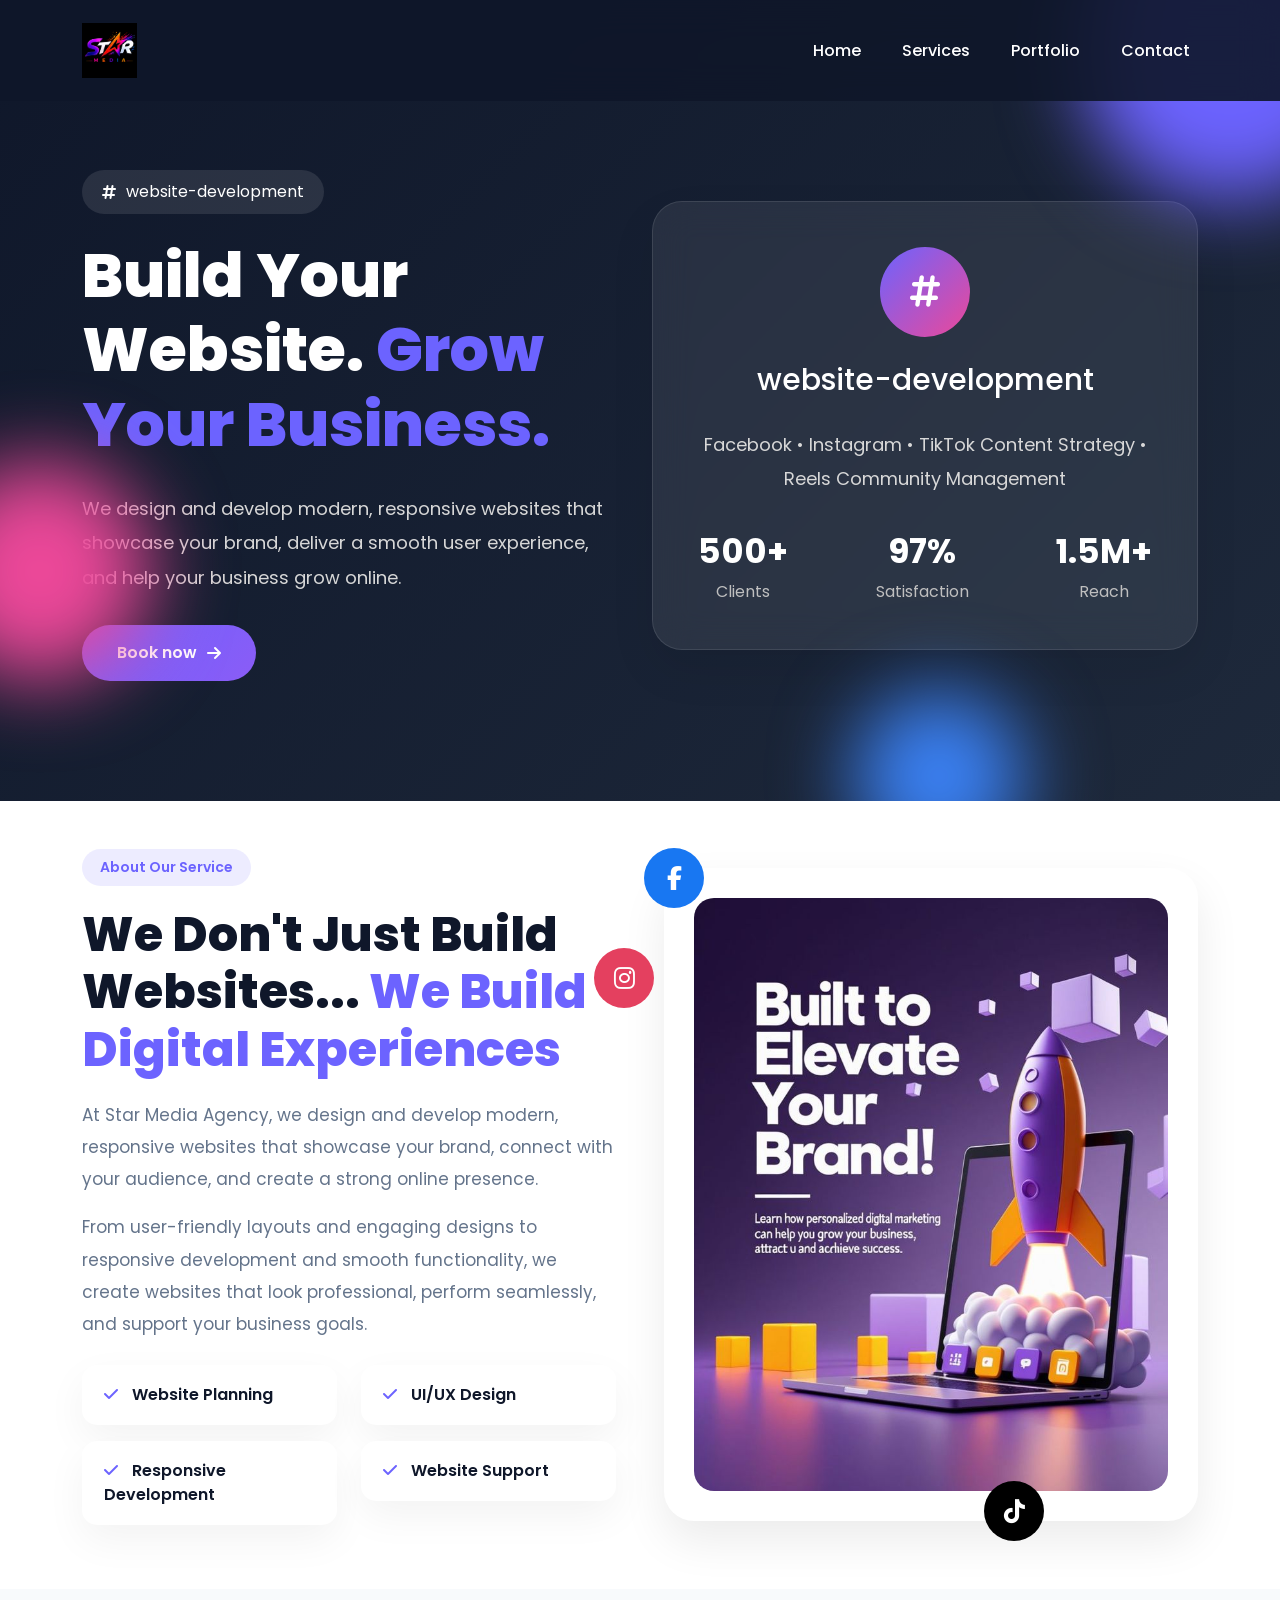
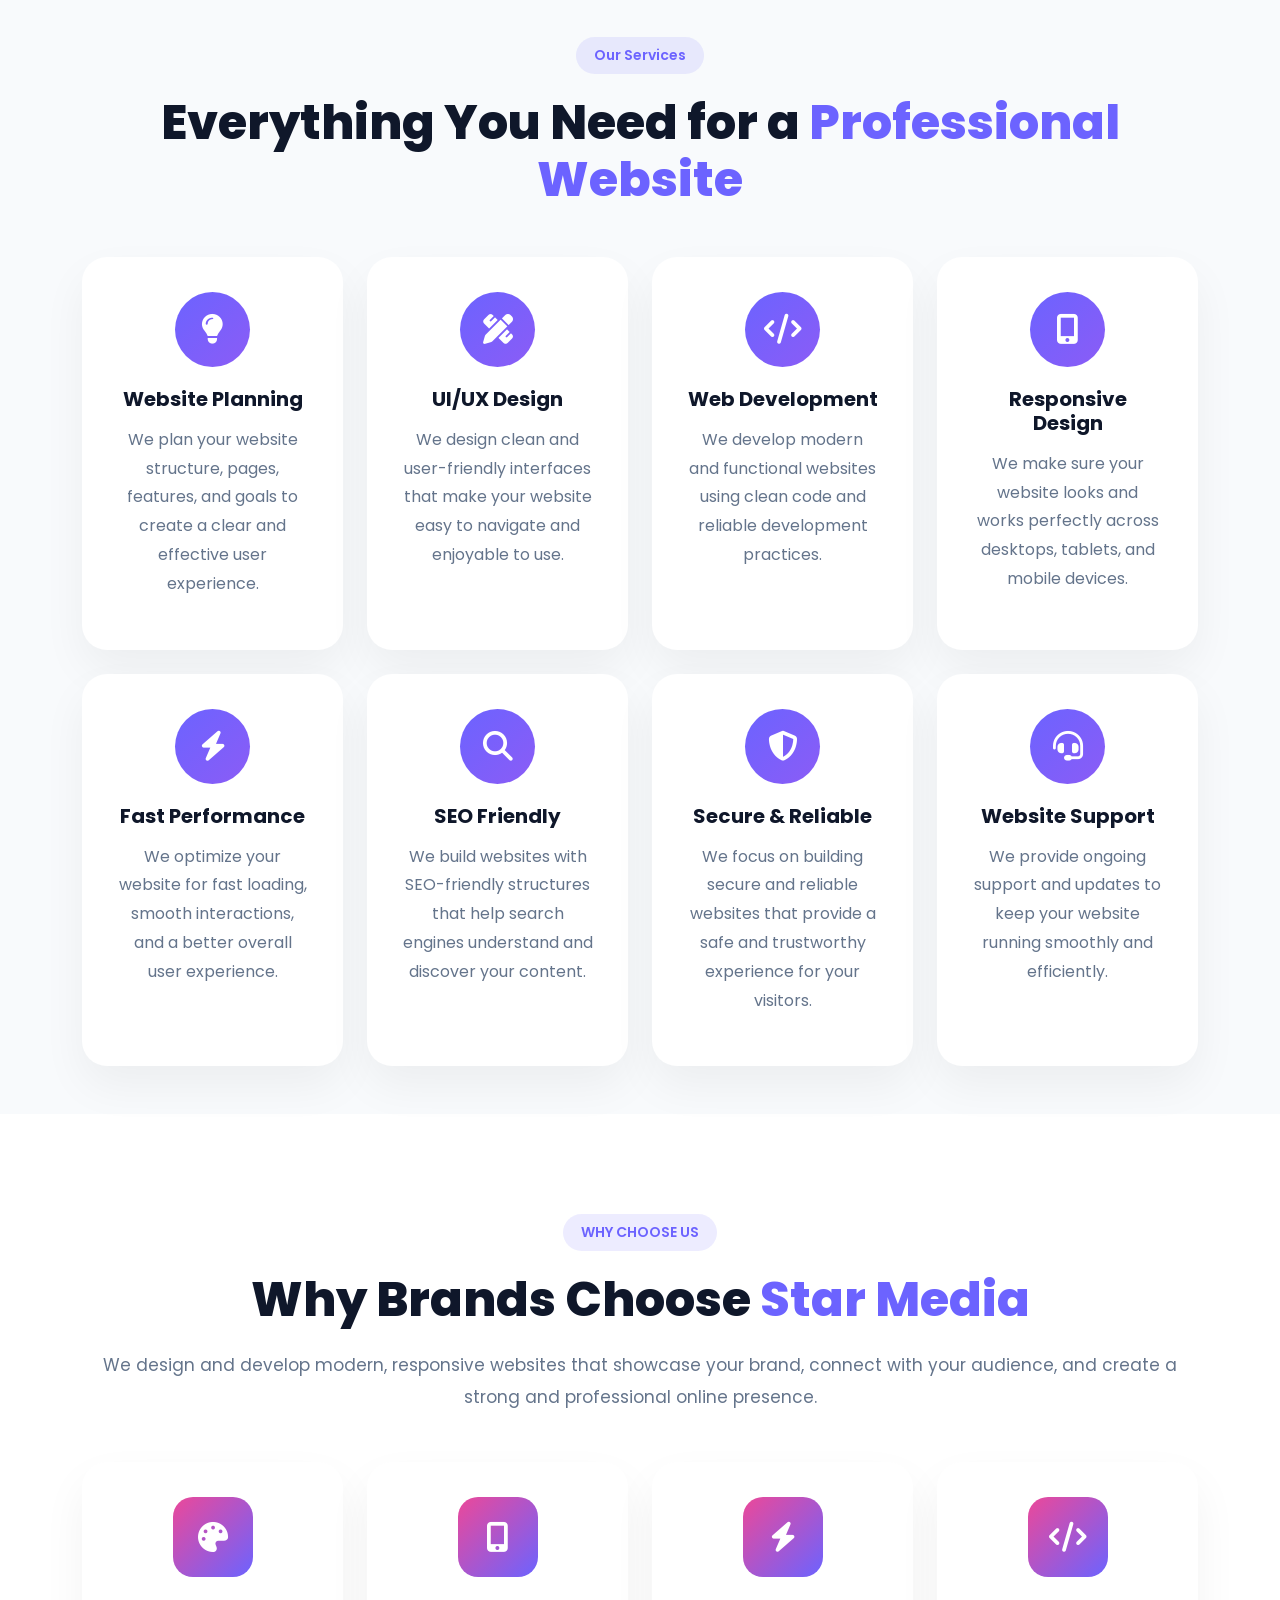
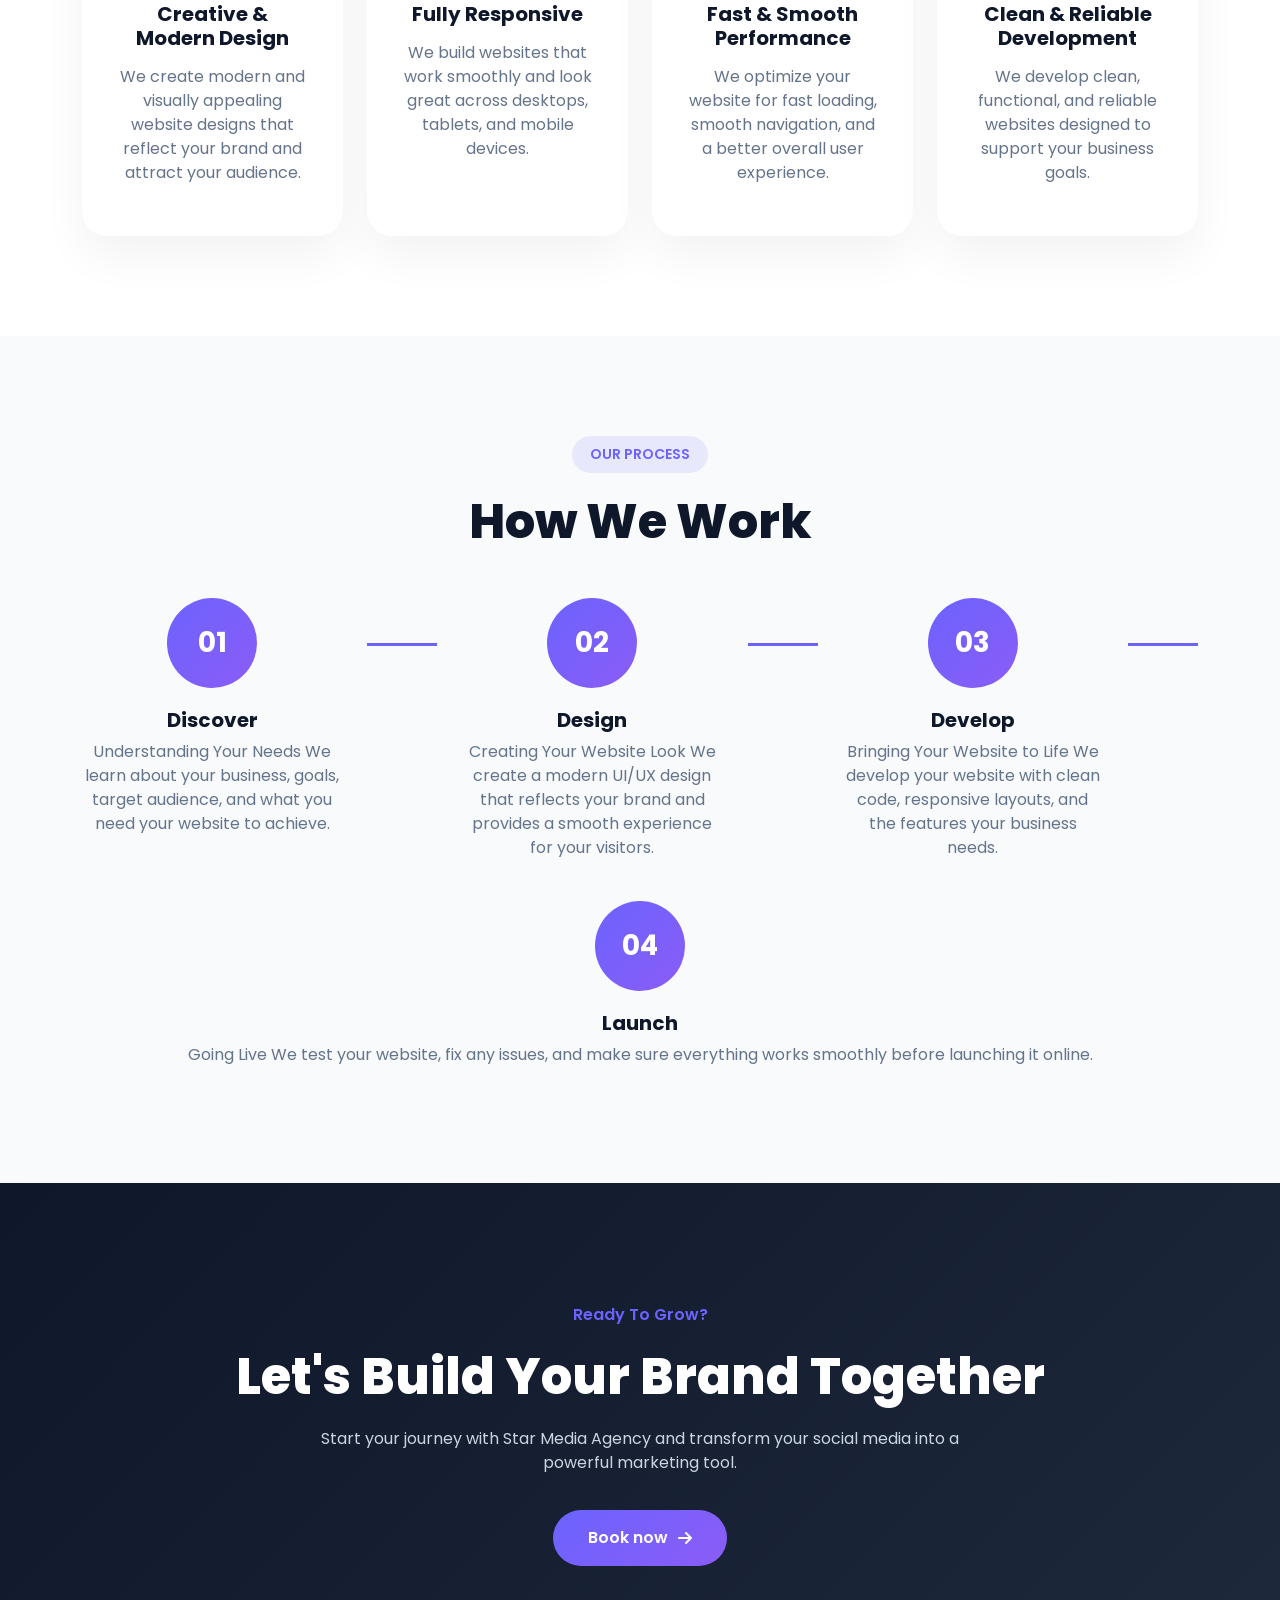
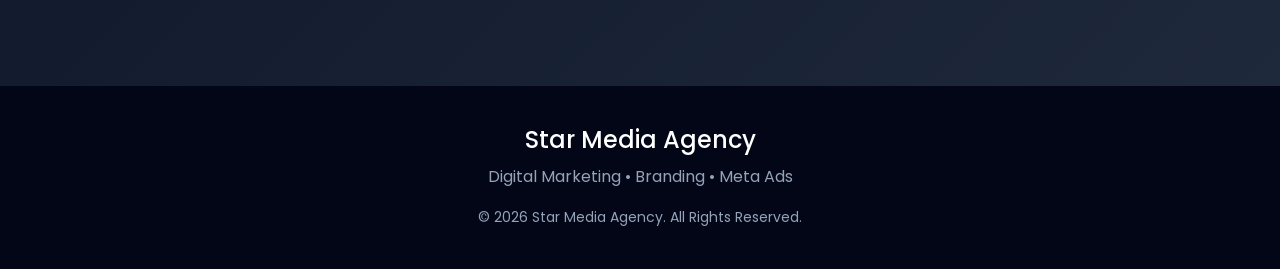
<file: website-development.html>
<!DOCTYPE html>
<html lang="en">

<head>
    <meta charset="UTF-8">
    <meta name="viewport" content="width=device-width, initial-scale=1.0">
    <title>website-development | Star Media Agency</title>

    <!-- Bootstrap -->
    <link href="https://cdn.jsdelivr.net/npm/bootstrap@5.3.7/dist/css/bootstrap.min.css" rel="stylesheet">

    <!-- Font Awesome -->
    <link rel="stylesheet"
        href="https://cdnjs.cloudflare.com/ajax/libs/font-awesome/6.7.2/css/all.min.css">

    <!-- AOS -->
    <link rel="stylesheet"
        href="https://unpkg.com/aos@2.3.4/dist/aos.css">

    <!-- Google Font -->
    <link
        href="https://fonts.googleapis.com/css2?family=Poppins:wght@300;400;500;600;700;800&display=swap"
        rel="stylesheet">

    <!-- Main CSS -->
<link rel="stylesheet" href="service.css">
</head>

<body>

    <!-- =========================
            NAVBAR
    ========================== -->

    <nav class="navbar navbar-expand-lg fixed-top">
        <div class="container">

<a class="navbar-brand" href="../index.html">
    <img src="../assets/logo.png" alt="Star Media Logo" class="logo">
</a>

            <button class="navbar-toggler" data-bs-toggle="collapse"
                data-bs-target="#navbar">

                <i class="fa-solid fa-bars"></i>

            </button>

            <div class="collapse navbar-collapse" id="navbar">

                <ul class="navbar-nav ms-auto">

                    <li class="nav-item">
                        <a class="nav-link" href="index.html">
                            Home
                        </a>
                    </li>

                    <li class="nav-item">
                        <a class="nav-link" href="index.html#services">
                            Services
                        </a>
                    </li>

                    <li class="nav-item">
                        <a class="nav-link" href="index.html#portfolio">
                            Portfolio
                        </a>
                    </li>

                    <li class="nav-item">
                        <a class="nav-link" href="index.html#contact">
                            Contact
                        </a>
                    </li>

                </ul>

            </div>

        </div>
    </nav>

    <!-- =========================
            HERO
    ========================== -->

    <section class="service-hero">

        <div class="container">

            <div class="row align-items-center">

                <!-- Left -->

                <div class="col-lg-6"
                    data-aos="fade-right">

                    <span class="hero-tag">

                        <i class="fa-solid fa-hashtag"></i>

                        website-development

                    </span>

                    <h1>
                        Build Your Website.
                        <span>Grow Your Business.</span>
                    </h1>

<p>
    We design and develop modern, responsive websites that showcase your brand,
    deliver a smooth user experience, and help your business grow online.
</p>
                    <div class="hero-buttons">

                        <a href="https://wa.me/201030939852"
                            class="btn-main">

                            Book now
                                        <i class="fa-solid fa-arrow-right"></i>
                        </a>



                    </div>

                </div>

                <!-- Right -->

                <div class="col-lg-6"
                    data-aos="fade-left">

                    <div class="hero-card">

                        <div class="hero-icon">

                            <i class="fa-solid fa-hashtag"></i>

                        </div>

                        <h3>

                            website-development

                        </h3>

                        <p>

                            Facebook • Instagram • TikTok
                            Content Strategy • Reels
                            Community Management

                        </p>

                        <div class="hero-stats">

                            <div>

                                <h4>500+</h4>

                                <span>Clients</span>

                            </div>

                            <div>

                                <h4>97%</h4>

                                <span>Satisfaction</span>

                            </div>

                            <div>

                                <h4>1.5M+</h4>

                                <span>Reach</span>

                            </div>

                        </div>

                    </div>

                </div>

            </div>

        </div>

        <!-- Floating Shapes -->

        <div class="shape one"></div>
        <div class="shape two"></div>
        <div class="shape three"></div>

    </section>

    <!-- =========================
        ABOUT SERVICE
    ========================== -->
    <section class="about-service py-5">

    <div class="container">

        <div class="row align-items-center g-5">

            <!-- Left -->

            <div class="col-lg-6" data-aos="fade-right">

                <span class="section-badge">
                    About Our Service
                </span>

                <h2 class="section-title">
    We Don't Just Build Websites...
    <span>We Build Digital Experiences</span>
</h2>

<p class="section-text">
    At Star Media Agency, we design and develop modern, responsive websites
    that showcase your brand, connect with your audience, and create a strong
    online presence.
</p>

<p class="section-text">
    From user-friendly layouts and engaging designs to responsive development
    and smooth functionality, we create websites that look professional,
    perform seamlessly, and support your business goals.
</p>
                <div class="row mt-4">

                    <div class="col-6 mb-3">

                        <div class="feature-box">

                            <i class="fa-solid fa-check"></i>

Website Planning
                        </div>

                    </div>

                    <div class="col-6 mb-3">

                        <div class="feature-box">

                            <i class="fa-solid fa-check"></i>

UI/UX Design                       </div>

                    </div>

                    <div class="col-6 mb-3">

                        <div class="feature-box">

                            <i class="fa-solid fa-check"></i>

Responsive Development                       </div>

                    </div>

                    <div class="col-6 mb-3">

                        <div class="feature-box">

                            <i class="fa-solid fa-check"></i>

Website Support                       </div>

                    </div>

                </div>

            </div>

            <!-- Right -->

            <div class="col-lg-6" data-aos="fade-left">

                <div class="service-image-card">

                    <div class="floating-icon one">

                        <i class="fa-brands fa-facebook-f"></i>

                    </div>

                    <div class="floating-icon two">

                        <i class="fa-brands fa-instagram"></i>

                    </div>

                    <div class="floating-icon three">

                        <i class="fa-brands fa-tiktok"></i>

                    </div>

                    <img src="assets/website.jpg"
                        class="img-fluid"
                        alt="meta advertising service">

                </div>

            </div>

        </div>

    </div>

</section>

<!-- =========================
        WHAT WE OFFER
========================== -->

<section class="services-list py-5">

    <div class="container">

        <div class="text-center mb-5">

            <span class="section-badge">

                Our Services

            </span>

<h2 class="section-title">
    Everything You Need for a
    <span>Professional Website</span>
</h2>

        </div>

        <div class="row g-4">

            <div class="col-lg-3 col-md-6">

                <div class="offer-card">

<i class="fa-solid fa-lightbulb"></i>
<h5>Website Planning</h5>
<p>
    We plan your website structure, pages, features, and goals to create a clear and effective user experience.
</p>
                </div>

            </div>

            <div class="col-lg-3 col-md-6">

                <div class="offer-card">

<i class="fa-solid fa-pen-ruler"></i>
<h5>UI/UX Design</h5>
<p>
    We design clean and user-friendly interfaces that make your website easy to navigate and enjoyable to use.
</p>
                </div>

            </div>

            <div class="col-lg-3 col-md-6">

                <div class="offer-card">

<i class="fa-solid fa-code"></i>
<h5>Web Development</h5>
<p>
    We develop modern and functional websites using clean code and reliable development practices.
</p>
                </div>

            </div>

            <div class="col-lg-3 col-md-6">

                <div class="offer-card">

<i class="fa-solid fa-mobile-screen-button"></i>
<h5>Responsive Design</h5>
<p>
    We make sure your website looks and works perfectly across desktops, tablets, and mobile devices.
</p>
                </div>

            </div>

            <div class="col-lg-3 col-md-6">

                <div class="offer-card">

<i class="fa-solid fa-bolt"></i>
<h5>Fast Performance</h5>
<p>
    We optimize your website for fast loading, smooth interactions, and a better overall user experience.
</p>
                </div>

            </div>

            <div class="col-lg-3 col-md-6">

                <div class="offer-card">

<i class="fa-solid fa-magnifying-glass"></i>
<h5>SEO Friendly</h5>
<p>
    We build websites with SEO-friendly structures that help search engines understand and discover your content.
</p>

                </div>

            </div>

            <div class="col-lg-3 col-md-6">

                <div class="offer-card">

<i class="fa-solid fa-shield-halved"></i>
<h5>Secure & Reliable</h5>
<p>
    We focus on building secure and reliable websites that provide a safe and trustworthy experience for your visitors.
</p>
                </div>

            </div>

            <div class="col-lg-3 col-md-6">

                <div class="offer-card">

<i class="fa-solid fa-headset"></i>
<h5>Website Support</h5>
<p>
    We provide ongoing support and updates to keep your website running smoothly and efficiently.
</p>
                </div>

            </div>

        </div>

    </div>

</section>
<!-- ===================================
        WHY CHOOSE STAR MEDIA
==================================== -->

<section class="why-us section-padding">

    <div class="container">

        <div class="text-center mb-5">

            <span class="section-subtitle">

                WHY CHOOSE US

            </span>

            <h2 class="section-title">

                Why Brands Choose
                <span>Star Media</span>

            </h2>

<p class="section-desc">
    We design and develop modern, responsive websites that showcase your brand,
    connect with your audience, and create a strong and professional online presence.
</p>
        </div>

        <div class="row g-4">

            <!-- Card -->

            <div class="col-lg-3 col-md-6">

                <div class="why-card">

<div class="why-icon">
    <i class="fa-solid fa-palette"></i>
</div>

<h5>
    Creative & Modern Design
</h5>

<p>
    We create modern and visually appealing website designs that reflect your brand and attract your audience.
</p>


                </div>

            </div>

            <!-- Card -->

            <div class="col-lg-3 col-md-6">

                <div class="why-card">

<div class="why-icon">
    <i class="fa-solid fa-mobile-screen-button"></i>
</div>

<h5>
    Fully Responsive
</h5>

<p>
    We build websites that work smoothly and look great across desktops, tablets, and mobile devices.
</p>
                </div>

            </div>

            <!-- Card -->

            <div class="col-lg-3 col-md-6">

                <div class="why-card">

<div class="why-icon">
    <i class="fa-solid fa-bolt"></i>
</div>

<h5>
    Fast & Smooth Performance
</h5>

<p>
    We optimize your website for fast loading, smooth navigation, and a better overall user experience.
</p>
                </div>

            </div>

            <!-- Card -->

            <div class="col-lg-3 col-md-6">

                <div class="why-card">

<div class="why-icon">
    <i class="fa-solid fa-code"></i>
</div>

<h5>
    Clean & Reliable Development
</h5>

<p>
    We develop clean, functional, and reliable websites designed to support your business goals.
</p>

                </div>

            </div>

        </div>

    </div>

</section>



<!-- ===================================
            OUR PROCESS
==================================== -->

<section class="process section-padding">

    <div class="container">

        <div class="text-center mb-5">

            <span class="section-subtitle">

                OUR PROCESS

            </span>

            <h2 class="section-title">

                How We Work

            </h2>

        </div>

        <div class="process-wrapper">

            <div class="process-item">

                <div class="number">
                    01
                </div>

<h5>
    Discover
</h5>

<p>
    Understanding Your Needs
    We learn about your business, goals, target audience, and what you need your website to achieve.
</p>


            </div>

            <div class="line"></div>

            <div class="process-item">

                <div class="number">
                    02
                </div>

<h5>
    Design
</h5>

<p>
    Creating Your Website Look
    We create a modern UI/UX design that reflects your brand and provides a smooth experience for your visitors.
</p>

            </div>

            <div class="line"></div>

            <div class="process-item">

                <div class="number">
                    03
                </div>

<h5>
    Develop
</h5>

<p>
    Bringing Your Website to Life
    We develop your website with clean code, responsive layouts, and the features your business needs.
</p>

            </div>

            <div class="line"></div>

            <div class="process-item">

                <div class="number">
                    04
                </div>

<h5>
    Launch
</h5>

<p>
    Going Live
    We test your website, fix any issues, and make sure everything works smoothly before launching it online.
</p>

            </div>

        </div>

    </div>

</section>



<!-- ===================================
            CTA
==================================== -->

<section class="service-cta">

    <div class="container">

        <div class="cta-box">

            <span>

                Ready To Grow?

            </span>

            <h2>

                Let's Build Your Brand Together

            </h2>

            <p>

                Start your journey with Star Media Agency
                and transform your social media into
                a powerful marketing tool.

            </p>

            <a href="https://wa.me/201030939852"
                class="btn-main">

                Book now

                <i class="fa-solid fa-arrow-right"></i>

            </a>

        </div>

    </div>

</section>



<!-- ===================================
            FOOTER
==================================== -->

<footer class="footer">

    <div class="container text-center">

        <h4>

            Star Media Agency

        </h4>

        <p>

            Digital Marketing • Branding • Meta Ads

        </p>

        <small>

            © 2026 Star Media Agency.
            All Rights Reserved.

        </small>

    </div>

</footer>



<script src="https://cdn.jsdelivr.net/npm/bootstrap@5.3.7/dist/js/bootstrap.bundle.min.js"></script>

<script src="https://unpkg.com/aos@2.3.4/dist/aos.js"></script>

<script>

AOS.init({

duration:900,
once:true

});

</script>

</body>
</html>
</file>
<file: style.css>
/* =================================================================
   STAR MEDIA AGENCY — MAIN STYLESHEET
   Design tokens:
   --bg: #070B16 (deep night navy-black)
   --pink: #FF2D8D | --orange: #FF9A1F | --blue: #2AA8FF | --purple: #6A3CFF
   Typography: Poppins (all roles, weight contrast carries hierarchy)
   ================================================================= */

:root{
  --bg: #070B16;
  --bg-soft: #0B1120;
  --surface: rgba(255,255,255,0.045);
  --surface-hover: rgba(255,255,255,0.08);
  --border: rgba(255,255,255,0.09);

  --pink: #FF2D8D;
  --orange: #FF9A1F;
  --blue: #2AA8FF;
  --purple: #6A3CFF;

  --text: #F5F6FB;
  --text-muted: #9BA3B9;
  --text-faint: #6b7488;

  --gradient-main: linear-gradient(90deg, var(--pink), var(--orange) 38%, var(--blue) 72%, var(--purple));
  --gradient-main-diag: linear-gradient(135deg, var(--pink), var(--orange) 35%, var(--blue) 70%, var(--purple));

  --radius-lg: 26px;
  --radius-md: 18px;
  --radius-sm: 12px;

  --shadow-soft: 0 20px 60px -20px rgba(0,0,0,0.6);
  --transition: .4s cubic-bezier(.4,0,.2,1);
}

*{ box-sizing: border-box; }

::selection{ background: var(--pink); color: #fff; }

html{
  scroll-behavior: smooth;
}

body{
  background: var(--bg);
  color: var(--text);
  font-family: 'Poppins', sans-serif;
  font-weight: 400;
  overflow-x: hidden;
  position: relative;
}

/* subtle ambient noise / vignette so the flat bg doesn't feel dead */
body::before{
  content:"";
  position: fixed;
  inset: 0;
  z-index: 0;
  pointer-events: none;
  background:
    radial-gradient(circle at 15% 8%, rgba(106,60,255,0.14), transparent 40%),
    radial-gradient(circle at 85% 15%, rgba(255,45,141,0.10), transparent 45%),
    radial-gradient(circle at 50% 100%, rgba(42,168,255,0.08), transparent 50%);
}

a{ text-decoration: none; color: inherit; }
ul{ list-style: none; padding: 0; margin: 0; }
button{ font-family: inherit; }
img{ max-width: 100%; display: block; }

.gradient-text{
  background: var(--gradient-main);
  -webkit-background-clip: text;
  background-clip: text;
  color: transparent;
}

/* =================================================================
   MOUSE GLOW EFFECT
   ================================================================= */
.mouse-glow{
  position: fixed;
  top: 0; left: 0;
  width: 480px; height: 480px;
  border-radius: 50%;
  pointer-events: none;
  z-index: 1;
  transform: translate(-50%,-50%);
  background: radial-gradient(circle, rgba(106,60,255,0.10), rgba(255,45,141,0.05) 45%, transparent 70%);
  transition: opacity .3s ease;
  will-change: transform;
  display: none;
}
@media (min-width: 992px){
  .mouse-glow{ display: block; }
}

/* =================================================================
   LOADING SCREEN
   ================================================================= */
.loader{
  position: fixed; inset: 0;
  background: var(--bg);
  z-index: 9999;
  display: flex; flex-direction: column; align-items: center; justify-content: center;
  gap: 28px;
  transition: opacity .6s ease, visibility .6s ease;
}
.loader.hide{ opacity: 0; visibility: hidden; }
.loader-star{
  width: 90px; height: 90px;
  animation: pulseLogo 1.6s ease-in-out infinite;
}
.loader-logo{ width: 100%; height: 100%; object-fit: contain; }
@keyframes pulseLogo{
  0%,100%{ transform: scale(1); filter: drop-shadow(0 0 12px rgba(255,45,141,.35)); }
  50%{ transform: scale(1.08); filter: drop-shadow(0 0 26px rgba(106,60,255,.55)); }
}
.loader-bar{
  width: 180px; height: 3px; border-radius: 10px;
  background: rgba(255,255,255,0.08);
  overflow: hidden;
}
.loader-bar span{
  display: block; height: 100%; width: 40%;
  background: var(--gradient-main);
  animation: loaderSlide 1.1s ease-in-out infinite;
}
@keyframes loaderSlide{
  0%{ transform: translateX(-100%); }
  100%{ transform: translateX(350%); }
}

/* =================================================================
   NAVBAR
   ================================================================= */
.navbar-wrap{
  position: fixed;
  top: 0; left: 0; right: 0;
  z-index: 1000;
  padding: 18px 0;
  transition: var(--transition);
  background: transparent;
}
.navbar-wrap.scrolled{
  padding: 10px 0;
  background: rgba(7,11,22,0.72);
  backdrop-filter: blur(18px) saturate(140%);
  -webkit-backdrop-filter: blur(18px) saturate(140%);
  border-bottom: 1px solid var(--border);
  box-shadow: 0 10px 40px -20px rgba(0,0,0,0.7);
}
.navbar{
  display: flex;
  align-items: center;
  justify-content: space-between;
}
.brand-logo{ height: 46px; width: auto; transition: var(--transition); }
.navbar-wrap.scrolled .brand-logo{ height: 38px; }

.nav-collapse{
  display: flex;
  align-items: center;
  gap: 6px;
}
.nav-links{
  display: flex;
  align-items: center;
  gap: 4px;
}
.nav-link{
  position: relative;
  padding: 10px 18px;
  font-size: 0.94rem;
  font-weight: 500;
  color: var(--text-muted);
  border-radius: 999px;
  transition: var(--transition);
}
.nav-link:hover, .nav-link.active-link{
  color: var(--text);
  background: var(--surface);
}
.nav-link::after{
  content:"";
  position: absolute;
  left: 18px; right: 18px; bottom: 6px;
  height: 2px;
  border-radius: 2px;
  background: var(--gradient-main);
  transform: scaleX(0);
  transform-origin: left;
  transition: transform .35s ease;
}
.nav-link:hover::after, .nav-link.active-link::after{ transform: scaleX(1); }

.btn-cta{
  display: inline-flex;
  align-items: center;
  gap: 10px;
  padding: 12px 24px;
  border-radius: 999px;
  font-weight: 600;
  font-size: 0.9rem;
  color: #070B16;
  background: var(--gradient-main);
  background-size: 200% 100%;
  transition: background-position .5s ease, transform .3s ease, box-shadow .3s ease;
  box-shadow: 0 8px 30px -8px rgba(255,45,141,0.45);
}
.btn-cta:hover{
  background-position: 100% 0;
  transform: translateY(-2px);
  box-shadow: 0 12px 36px -8px rgba(106,60,255,0.55);
  color: #070B16;
}

.navbar-toggler{
  display: none;
  flex-direction: column;
  justify-content: center;
  gap: 5px;
  width: 40px; height: 40px;
  background: var(--surface);
  border: 1px solid var(--border);
  border-radius: 10px;
  padding: 0;
}
.navbar-toggler span{
  display: block;
  width: 18px; height: 2px;
  margin: 0 auto;
  background: var(--text);
  border-radius: 2px;
  transition: var(--transition);
}
.navbar-toggler.open span:nth-child(1){ transform: translateY(7px) rotate(45deg); }
.navbar-toggler.open span:nth-child(2){ opacity: 0; }
.navbar-toggler.open span:nth-child(3){ transform: translateY(-7px) rotate(-45deg); }



/* =================================================================
   HERO
   ================================================================= */
.hero{
  position: relative;
  min-height: 100vh;
  display: flex;
  align-items: center;
  overflow: hidden;
  padding-top: 110px;
  padding-bottom: 60px;
}
.hero-skyline{
  position: absolute; inset: 0;
  background:
    linear-gradient(180deg, rgba(7,11,22,0.2), var(--bg) 92%),
    repeating-linear-gradient(90deg, rgba(255,255,255,0.025) 0 2px, transparent 2px 46px);
  z-index: 0;
}
.hero-skyline::after{
  content:"";
  position: absolute;
  bottom: 0; left: 0; right: 0;
  height: 46%;
  background-image:
    linear-gradient(180deg, transparent, var(--bg) 96%),
    repeating-linear-gradient(90deg,
      rgba(255,255,255,0.05) 0 34px,
      transparent 34px 70px);
  clip-path: polygon(0% 100%, 0% 40%, 4% 40%, 4% 25%, 9% 25%, 9% 55%, 14% 55%, 14% 15%, 19% 15%, 19% 48%, 25% 48%,
    25% 5%, 31% 5%, 31% 42%, 37% 42%, 37% 30%, 43% 30%, 43% 60%, 49% 60%, 49% 12%, 55% 12%, 55% 45%, 61% 45%,
    61% 20%, 67% 20%, 67% 52%, 73% 52%, 73% 8%, 79% 8%, 79% 40%, 85% 40%, 85% 28%, 91% 28%, 91% 58%, 96% 58%,
    96% 18%, 100% 18%, 100% 100%);
  filter: blur(1.5px);
  opacity: .55;
}
.hero-gradient-overlay{
  position: absolute; inset: -10%;
  z-index: 0;
  background:
    radial-gradient(38% 55% at 15% 20%, rgba(255,45,141,0.20), transparent 70%),
    radial-gradient(35% 45% at 85% 10%, rgba(42,168,255,0.18), transparent 70%),
    radial-gradient(45% 55% at 55% 100%, rgba(106,60,255,0.18), transparent 70%);
  animation: gradientDrift 16s ease-in-out infinite alternate;
}
@keyframes gradientDrift{
  0%{ transform: translate(0,0) scale(1); }
  100%{ transform: translate(-2%, 2%) scale(1.06); }
}

.floating-shape{
  position: absolute;
  border-radius: 50%;
  filter: blur(60px);
  opacity: .5;
  z-index: 0;
  animation: floatShape 9s ease-in-out infinite;
}
.shape-1{ width: 260px; height: 260px; background: var(--pink); top: 12%; left: 6%; animation-delay: 0s; }
.shape-2{ width: 220px; height: 220px; background: var(--blue); bottom: 18%; left: 40%; animation-delay: 2s; }
.shape-3{ width: 300px; height: 300px; background: var(--purple); top: 30%; right: 4%; animation-delay: 4s; }
@keyframes floatShape{
  0%,100%{ transform: translateY(0) translateX(0); }
  50%{ transform: translateY(-30px) translateX(18px); }
}

.hero-inner{ position: relative; z-index: 2; }
.hero-logo{ height: 64px; width: auto; filter: drop-shadow(0 0 22px rgba(255,45,141,0.25)); }

.hero-eyebrow{
  display: inline-flex;
  align-items: center;
  gap: 10px;
  font-size: .8rem;
  letter-spacing: .12em;
  text-transform: uppercase;
  color: var(--text-muted);
  font-weight: 600;
  margin-bottom: 18px;
}
.hero-eyebrow::before{
  content:"";
  width: 26px; height: 2px;
  background: var(--gradient-main);
  border-radius: 2px;
}

.hero-title{
  font-size: clamp(2.6rem, 6vw, 4.6rem);
  font-weight: 800;
  line-height: 1.03;
  letter-spacing: -0.01em;
  margin-bottom: 22px;
}
.hero-subheading{
  font-size: clamp(1.1rem, 2vw, 1.4rem);
  font-weight: 500;
  color: var(--text);
  margin-bottom: 18px;
}
.hero-subheading .dot{
  color: var(--orange);
  margin: 0 4px;
}
.hero-desc{
  color: var(--text-muted);
  font-size: 1.02rem;
  max-width: 520px;
  line-height: 1.75;
  margin-bottom: 34px;
}
.hero-btns{ display: flex; gap: 16px; flex-wrap: wrap; }

.btn-primary-glow{
  position: relative;
  display: inline-flex;
  align-items: center;
  justify-content: center;
  padding: 15px 34px;
  border-radius: 999px;
  font-weight: 600;
  font-size: .95rem;
  color: #070B16;
  background: var(--gradient-main);
  background-size: 220% 100%;
  border: none;
  cursor: pointer;
  overflow: hidden;
  transition: background-position .5s ease, transform .3s ease, box-shadow .3s ease;
  box-shadow: 0 10px 34px -10px rgba(255,45,141,0.55);
}
.btn-primary-glow:hover{
  background-position: 100% 0;
  transform: translateY(-3px);
  box-shadow: 0 16px 44px -8px rgba(106,60,255,0.6);
  color: #070B16;
}
.btn-outline-glow{
  display: inline-flex;
  align-items: center;
  justify-content: center;
  padding: 15px 34px;
  border-radius: 999px;
  font-weight: 600;
  font-size: .95rem;
  color: var(--text);
  border: 1.5px solid var(--border);
  background: var(--surface);
  backdrop-filter: blur(10px);
  transition: var(--transition);
}
.btn-outline-glow:hover{
  border-color: transparent;
  background: var(--surface-hover);
  box-shadow: inset 0 0 0 1.5px transparent;
  background-image: linear-gradient(var(--bg-soft), var(--bg-soft)), var(--gradient-main);
  background-origin: border-box;
  background-clip: padding-box, border-box;
  color: var(--text);
  transform: translateY(-3px);
}

/* button ripple effect */
.btn-ripple{ position: relative; overflow: hidden; }
.ripple-el{
  position: absolute;
  border-radius: 50%;
  background: rgba(255,255,255,0.45);
  transform: scale(0);
  animation: rippleAnim .6s ease-out;
  pointer-events: none;
}
@keyframes rippleAnim{
  to{ transform: scale(3); opacity: 0; }
}

.hero-orb-wrap{
  position: relative;
  height: 460px;
  display: flex;
  align-items: center;
  justify-content: center;
}
.hero-orb{
  width: 340px; height: 340px;
  border-radius: 50%;
  background: conic-gradient(from 180deg, var(--pink), var(--orange), var(--blue), var(--purple), var(--pink));
  filter: blur(2px);
  opacity: .85;
  position: relative;
  animation: orbSpin 14s linear infinite;
  box-shadow: 0 0 100px -10px rgba(106,60,255,0.5);
}
.hero-orb::before{
  content:"";
  position: absolute;
  inset: 26px;
  border-radius: 50%;
  background: var(--bg);
}
.hero-orb::after{
  content:"";
  position: absolute;
  inset: -30px;
  border-radius: 50%;
  border: 1px dashed rgba(255,255,255,0.14);
  animation: orbSpin 30s linear infinite reverse;
}
@keyframes orbSpin{ to{ transform: rotate(360deg); } }

.scroll-indicator{
  position: absolute;
  bottom: 34px; left: 50%;
  transform: translateX(-50%);
  z-index: 2;
  display: flex;
  flex-direction: column;
  align-items: center;
  gap: 8px;
}
.scroll-indicator span{
  width: 26px; height: 42px;
  border-radius: 20px;
  border: 2px solid var(--border);
  position: relative;
}
.scroll-indicator span::before{
  content:"";
  position: absolute;
  top: 7px; left: 50%;
  width: 4px; height: 8px;
  border-radius: 3px;
  background: var(--gradient-main);
  transform: translateX(-50%);
  animation: scrollDot 1.8s ease-in-out infinite;
}
@keyframes scrollDot{
  0%{ opacity: 1; top: 7px; }
  70%{ opacity: 0; top: 22px; }
  100%{ opacity: 0; top: 7px; }
}
.scroll-indicator p{
  font-size: .7rem;
  letter-spacing: .15em;
  text-transform: uppercase;
  color: var(--text-faint);
}

.hero-features{
    display:flex;
    flex-wrap:wrap;
    gap:15px;
    margin-top:35px;
}

.hero-features span{
    background:rgba(255,255,255,.08);
    border:1px solid rgba(255,255,255,.15);
    color:#fff;
    padding:10px 18px;
    border-radius:50px;
    font-size:15px;
    backdrop-filter:blur(10px);
}

.hero-features i{
    color:#00d084;
    margin-right:8px;
}

/* =================================================================
   SECTION GENERIC
   ================================================================= */
.section{
  position: relative;
  z-index: 2;
  padding: 120px 0;
}
.section-eyebrow{
  display: inline-flex;
  align-items: center;
  gap: 10px;
  font-size: .8rem;
  font-weight: 600;
  letter-spacing: .12em;
  text-transform: uppercase;
  color: var(--pink);
  margin-bottom: 14px;
}
.section-eyebrow::before{
  content:"";
  width: 22px; height: 2px;
  background: var(--gradient-main);
  border-radius: 2px;
}
.section-title{
  font-size: clamp(1.9rem, 3.4vw, 2.7rem);
  font-weight: 700;
  margin-bottom: 20px;
  letter-spacing: -0.01em;
}
.section-text{
  color: var(--text-muted);
  line-height: 1.8;
  font-size: 1.02rem;
}

/* =================================================================
   ABOUT
   ================================================================= */
.about-pillars{ margin-top: 34px; display: flex; flex-direction: column; gap: 16px; }
.pillar-card{
  display: flex;
  gap: 18px;
  align-items: flex-start;
  background: var(--surface);
  border: 1px solid var(--border);
  padding: 20px 22px;
  border-radius: var(--radius-md);
  transition: var(--transition);
}
.pillar-card:hover{
  background: var(--surface-hover);
  transform: translateX(6px);
  border-color: rgba(255,45,141,0.3);
}
.pillar-icon{
  flex-shrink: 0;
  width: 46px; height: 46px;
  border-radius: 14px;
  display: flex; align-items: center; justify-content: center;
  background: var(--gradient-main-diag);
  color: #fff;
  font-size: 1.1rem;
}
.pillar-card h6{ font-weight: 600; margin-bottom: 4px; font-size: 1.02rem; }
.pillar-card p{ color: var(--text-muted); font-size: .92rem; margin: 0; line-height: 1.6; }

.stats-grid{
  display: grid;
  grid-template-columns: 1fr 1fr;
  gap: 20px;
}
.stat-card{
  background: var(--surface);
  border: 1px solid var(--border);
  border-radius: var(--radius-lg);
  padding: 34px 24px;
  text-align: center;
  position: relative;
  overflow: hidden;
  transition: var(--transition);
}
.stat-card:hover{ transform: translateY(-6px); border-color: rgba(106,60,255,.35); }
.stat-card::before{
  content:"";
  position: absolute; top: -30%; left: -30%;
  width: 160%; height: 160%;
  background: var(--gradient-main-diag);
  opacity: 0;
  filter: blur(40px);
  transition: opacity .4s ease;
  z-index: 0;
}
.stat-card:hover::before{ opacity: .12; }
.stat-card h3{
  display: inline; font-size: 2.6rem; font-weight: 800;
  background: var(--gradient-main);
  -webkit-background-clip: text; background-clip: text; color: transparent;
  position: relative; z-index: 1;
}
.stat-card > span{
  font-size: 2.6rem; font-weight: 800; color: var(--orange); position: relative; z-index: 1;
}
.stat-card p{ margin: 8px 0 0; color: var(--text-muted); font-size: .92rem; position: relative; z-index: 1; }

/* =================================================================
   SERVICES
   ================================================================= */
.service-card{
  height: 100%;
  background: var(--surface);
  border: 1px solid var(--border);
  border-radius: var(--radius-lg);
  padding: 32px 26px;
  transition: var(--transition);
  position: relative;
  overflow: hidden;
}
.service-card::before{
  content:"";
  position: absolute; inset: 0;
  border-radius: var(--radius-lg);
  padding: 1px;
  background: var(--gradient-main-diag);
  -webkit-mask: linear-gradient(#fff 0 0) content-box, linear-gradient(#fff 0 0);
  -webkit-mask-composite: xor;
  mask-composite: exclude;
  opacity: 0;
  transition: opacity .4s ease;
}
.service-card:hover{
  transform: translateY(-8px);
  background: var(--surface-hover);
  box-shadow: var(--shadow-soft);
}
.service-card:hover::before{ opacity: 1; }
.service-icon{
  width: 54px; height: 54px;
  border-radius: 16px;
  display: flex; align-items: center; justify-content: center;
  font-size: 1.3rem;
  margin-bottom: 22px;
  color: #fff;
  transition: var(--transition);
}
.service-card:hover .service-icon{ transform: scale(1.08) rotate(-4deg); }
.icon-pink{ background: linear-gradient(135deg, var(--pink), #ff6fb3); }
.icon-orange{ background: linear-gradient(135deg, var(--orange), #ffc266); }
.icon-blue{ background: linear-gradient(135deg, var(--blue), #7fd1ff); }
.icon-purple{ background: linear-gradient(135deg, var(--purple), #a98bff); }
.service-card h5{ font-weight: 600; margin-bottom: 12px; font-size: 1.08rem; }
.service-card p{ color: var(--text-muted); font-size: .9rem; line-height: 1.7; margin-bottom: 20px; }
.read-more{
  display: inline-flex; align-items: center; gap: 8px;
  font-size: .85rem; font-weight: 600; color: var(--text);
  border-bottom: 1px solid var(--border);
  padding-bottom: 3px;
  transition: var(--transition);
}
.read-more i{ font-size: .75rem; transition: transform .3s ease; }
.service-card:hover .read-more{ color: var(--orange); border-color: var(--orange); }
.service-card:hover .read-more i{ transform: translate(3px,-3px); }


/*==============================
    Service Buttons
==============================*/

.service-buttons{
    display:flex;
    gap:10px;
    margin-top:22px;
}

.service-btn-primary,
.service-btn-secondary{
    flex:1;
    height:45px;
    border-radius:12px;
    display:flex;
    justify-content:center;
    align-items:center;
    gap:8px;
    text-decoration:none;
    font-size:14px;
    font-weight:600;
    transition:.3s;
}

/* WhatsApp Button */

.service-btn-primary{
    position: relative;
    z-index: 9999;
    pointer-events: auto;
}

.service-btn-primary:hover{
    background:#1ebe5d;
    color:#fff;
    transform:translateY(-3px);
}

/* Learn More */

.service-btn-secondary{
    border:2px solid #6C63FF;
    color:#6C63FF;
    background:transparent;
}

.service-btn-secondary:hover{
    background:#6C63FF;
    color:#fff;
    transform:translateY(-3px);
}

.btn-service{
    display:inline-flex;
    align-items:center;
    gap:8px;
    margin-top:18px;
    padding:12px 22px;
    border-radius:50px;
    background:#111827;
    color:#fff;
    text-decoration:none;
    font-weight:600;
    transition:.3s;
    position: relative;
}

.btn-service:hover{
    background:#6C63FF;
    color:#fff;
    transform:translateY(-3px);
}

.btn-service i{
    transition:.3s;
}

.btn-service:hover i{
    transform:translateX(5px);
}

/* =================================================================
   WHY US
   ================================================================= */
.feature-card{
  height: 100%;
  text-align: center;
  padding: 40px 26px;
  background: var(--surface);
  border: 1px solid var(--border);
  border-radius: var(--radius-lg);
  transition: var(--transition);
}
.feature-card:hover{
  background: var(--surface-hover);
  transform: translateY(-8px);
  border-color: rgba(42,168,255,.35);
}
.feature-card i{
  font-size: 1.8rem;
  margin-bottom: 20px;
  background: var(--gradient-main);
  -webkit-background-clip: text; background-clip: text; color: transparent;
}
.feature-card h5{ font-weight: 600; margin-bottom: 10px; }
.feature-card p{ color: var(--text-muted); font-size: .9rem; margin: 0; line-height: 1.7; }

/* =================================================================
   PROCESS TIMELINE
   ================================================================= */
.process-timeline{
  display: flex;
  justify-content: space-between;
  gap: 20px;
  position: relative;
  flex-wrap: wrap;
}
.process-timeline::before{
  content:"";
  position: absolute;
  top: 24px; left: 4%; right: 4%;
  height: 2px;
  background: linear-gradient(90deg, rgba(255,255,255,0.02), var(--border) 10%, var(--border) 90%, rgba(255,255,255,0.02));
  z-index: 0;
}
.process-step{
  flex: 1 1 0;
  min-width: 160px;
  text-align: center;
  position: relative;
  z-index: 1;
}
.process-num{
  width: 50px; height: 50px;
  margin: 0 auto 22px;
  border-radius: 50%;
  display: flex; align-items: center; justify-content: center;
  font-weight: 700;
  font-size: .95rem;
  background: var(--bg);
  border: 2px solid transparent;
  background-image: linear-gradient(var(--bg), var(--bg)), var(--gradient-main);
  background-origin: border-box;
  background-clip: padding-box, border-box;
  color: var(--text);
  transition: var(--transition);
}
.process-step:hover .process-num{
  background-image: var(--gradient-main);
  color: #070B16;
  transform: scale(1.1);
}
.process-step h5{ font-weight: 600; margin-bottom: 8px; font-size: 1rem; }
.process-step p{ color: var(--text-muted); font-size: .85rem; padding: 0 8px; line-height: 1.6; }

/* =================================================================
   PORTFOLIO
   ================================================================= */
.portfolio-filters{
  display: flex;
  flex-wrap: wrap;
  gap: 10px;
  justify-content: center;
  margin-bottom: 46px;
}
.filter-btn{
  padding: 10px 22px;
  border-radius: 999px;
  border: 1px solid var(--border);
  background: var(--surface);
  color: var(--text-muted);
  font-size: .85rem;
  font-weight: 500;
  transition: var(--transition);
}
.filter-btn:hover{ color: var(--text); background: var(--surface-hover); }
.filter-btn.active{
  color: #070B16;
  background: var(--gradient-main);
  border-color: transparent;
}

.portfolio-grid{
  columns: 3 280px;
  column-gap: 20px;
}
.portfolio-item{
  break-inside: avoid;
  margin-bottom: 20px;
  border-radius: var(--radius-md);
  overflow: hidden;
  cursor: pointer;
  transition: transform .3s ease;
}
.portfolio-item.filtered-out{ display: none; }
.portfolio-item:hover{ transform: translateY(-6px); }
.portfolio-thumb{
  position: relative;
  min-height: 220px;
  border-radius: var(--radius-md);
  overflow: hidden;
  background-size: cover;
  background-position: center;
}
.thumb-1{background-image: url("33.jpg")}
.thumb-2{ background-image: url("55.jpg") }
.thumb-3{ background-image: url("000.jpg") }
.thumb-4{ background-image: url("WhatsApp Image 2026-08-02 at 7.08.34 PM.jpeg") }
.thumb-5{ background-image: url("ChatGPT Image Jul 29, 2026, 03_39_57 AM.png") }
.thumb-6{ background-image: url("22.jpg") }
.thumb-7{ background-image: url("66.jpg") }
.thumb-8{ background-image: url("11.jpg") }
.thumb-9{ background-image: url("99.jpg") }

.portfolio-thumb::after{
  content:"";
  position: absolute; inset: 0;
  background: radial-gradient(circle at 30% 20%, rgba(255,255,255,0.08), transparent 60%);
}
.portfolio-overlay{
  position: absolute; inset: 0;
  display: flex; flex-direction: column; align-items: flex-start; justify-content: flex-end;
  padding: 22px;
  background: linear-gradient(180deg, transparent 40%, rgba(7,11,22,0.92));
  opacity: 0;
  transform: translateY(10px);
  transition: var(--transition);
  z-index: 1;
}
.portfolio-item:hover .portfolio-overlay{ opacity: 1; transform: translateY(0); }
.portfolio-overlay h6{ font-weight: 600; margin-bottom: 4px; }
.portfolio-overlay span{
  font-size: .78rem;
  color: var(--orange);
  text-transform: uppercase;
  letter-spacing: .06em;
}

.lightbox{
  position: fixed; inset: 0;
  background: rgba(4,6,12,0.92);
  backdrop-filter: blur(10px);
  z-index: 2000;
  display: flex; align-items: center; justify-content: center;
  opacity: 0; visibility: hidden;
  transition: opacity .35s ease, visibility .35s ease;
}
.lightbox.active{ opacity: 1; visibility: visible; }
.lightbox-content{
  width: min(640px, 88vw);
  aspect-ratio: 4/3;
  border-radius: var(--radius-lg);
  overflow: hidden;
}
.lightbox-close{
  position: absolute; top: 30px; right: 30px;
  width: 48px; height: 48px;
  border-radius: 50%;
  background: var(--surface);
  border: 1px solid var(--border);
  color: var(--text);
  font-size: 1.1rem;
}
.lightbox-close:hover{ background: var(--surface-hover); }

/* =================================================================
   TESTIMONIALS
   ================================================================= */
.testimonial-swiper{ padding-bottom: 56px; }
.testimonial-card{
  background: var(--surface);
  border: 1px solid var(--border);
  border-radius: var(--radius-lg);
  padding: 36px 32px;
  height: 100%;
  min-height: 260px;
  display: flex;
  flex-direction: column;
}
.stars{ color: var(--orange); font-size: .9rem; margin-bottom: 18px; letter-spacing: 3px; }
.testimonial-card p{
  color: var(--text);
  font-size: 1rem;
  line-height: 1.75;
  font-style: italic;
  flex-grow: 1;
  margin-bottom: 24px;
}
.testimonial-author{ display: flex; align-items: center; gap: 14px; }
.author-avatar{
  width: 46px; height: 46px;
  border-radius: 50%;
  background: var(--gradient-main-diag);
  display: flex; align-items: center; justify-content: center;
  font-weight: 700; font-size: .85rem; color: #fff;
  flex-shrink: 0;
}
.testimonial-author h6{ font-weight: 600; margin-bottom: 2px; font-size: .95rem; }
.testimonial-author span{ color: var(--text-muted); font-size: .8rem; }
.swiper-pagination-bullet{ background: var(--text-muted); opacity: .4; }
.swiper-pagination-bullet-active{
  background: var(--gradient-main);
  opacity: 1;
  width: 22px;
  border-radius: 6px;
}

/* =================================================================
   FAQ
   ================================================================= */
.faq-accordion{ max-width: 800px; margin: 0 auto; }
.accordion-item{
  background: var(--surface);
  border: 1px solid var(--border);
  border-radius: var(--radius-md) !important;
  margin-bottom: 16px;
  overflow: hidden;
}
.accordion-button{
  background: transparent;
  color: var(--text);
  font-weight: 600;
  font-size: 1rem;
  padding: 22px 26px;
  box-shadow: none !important;
}
.accordion-button:not(.collapsed){
  color: var(--pink);
  background: rgba(255,45,141,0.05);
}
.accordion-button::after{
  filter: invert(1) brightness(2);
  opacity: .8;
}
.accordion-body{
  color: var(--text-muted);
  padding: 4px 26px 24px;
  line-height: 1.75;
  font-size: .92rem;
}

/* =================================================================
   CONTACT
   ================================================================= */
.contact-info-list{ margin: 34px 0; display: flex; flex-direction: column; gap: 18px; }
.contact-info-item{
  display: flex; align-items: center; gap: 18px;
  background: var(--surface);
  border: 1px solid var(--border);
  border-radius: var(--radius-md);
  padding: 18px 22px;
  transition: var(--transition);
}
.contact-info-item:hover{ background: var(--surface-hover); transform: translateX(6px); }
.contact-icon{
  width: 46px; height: 46px; flex-shrink: 0;
  border-radius: 14px;
  display: flex; align-items: center; justify-content: center;
  background: var(--gradient-main-diag);
  color: #fff;
}
.contact-info-item span{ display: block; font-size: .78rem; color: var(--text-faint); text-transform: uppercase; letter-spacing: .05em; margin-bottom: 3px; }
.contact-info-item a{ font-weight: 600; font-size: 1rem; }

.social-icons-row{ display: flex; gap: 12px; }
.social-icons-row a{
  width: 42px; height: 42px;
  border-radius: 50%;
  background: var(--surface);
  border: 1px solid var(--border);
  display: flex; align-items: center; justify-content: center;
  color: var(--text-muted);
  transition: var(--transition);
}
.social-icons-row a:hover{
  color: #fff;
  background: var(--gradient-main-diag);
  border-color: transparent;
  transform: translateY(-4px);
}

.contact-form{
  background: var(--surface);
  border: 1px solid var(--border);
  border-radius: var(--radius-lg);
  padding: 36px;
  backdrop-filter: blur(20px);
}
.contact-form label{
  display: block;
  font-size: .82rem;
  font-weight: 500;
  color: var(--text-muted);
  margin-bottom: 8px;
}
.contact-form input, .contact-form textarea{
  width: 100%;
  background: rgba(255,255,255,0.03);
  border: 1px solid var(--border);
  border-radius: var(--radius-sm);
  padding: 13px 16px;
  color: var(--text);
  font-family: inherit;
  font-size: .92rem;
  transition: var(--transition);
  resize: vertical;
}
.contact-form input::placeholder, .contact-form textarea::placeholder{ color: var(--text-faint); }
.contact-form input:focus, .contact-form textarea:focus{
  outline: none;
  border-color: var(--pink);
  background: rgba(255,45,141,0.04);
  box-shadow: 0 0 0 4px rgba(255,45,141,0.08);
}
.form-success{
  display: none;
  margin-top: 16px;
  color: var(--blue);
  font-size: .88rem;
  font-weight: 500;
}
.form-success.show{ display: block; }

.map-placeholder{
  margin-top: 60px;
  border-radius: var(--radius-lg);
  border: 1px solid var(--border);
  background: var(--surface);
  min-height: 260px;
  display: flex; flex-direction: column; align-items: center; justify-content: center;
  gap: 12px;
  color: var(--text-faint);
}
.map-placeholder i{ font-size: 2rem; background: var(--gradient-main); -webkit-background-clip: text; background-clip: text; color: transparent; }

/* =================================================================
   FOOTER
   ================================================================= */
.footer{
  position: relative; z-index: 2;
  padding: 80px 0 0;
  border-top: 1px solid var(--border);
  background: var(--bg-soft);
}
.footer-logo{ height: 40px; margin-bottom: 18px; }
.footer p{ color: var(--text-muted); font-size: .9rem; line-height: 1.7; max-width: 320px; }
.footer h6{ font-weight: 600; margin-bottom: 20px; font-size: .95rem; }
.footer ul li{ margin-bottom: 12px; }
.footer ul li a{ color: var(--text-muted); font-size: .9rem; transition: var(--transition); }
.footer ul li a:hover{ color: var(--pink); padding-left: 4px; }
.footer-bottom{
  margin-top: 60px;
  padding: 26px 0;
  border-top: 1px solid var(--border);
  text-align: center;
}
.footer-bottom p{ color: var(--text-faint); font-size: .85rem; margin: 0; }

/* =================================================================
   BACK TO TOP
   ================================================================= */
#backToTop{
  position: fixed;
  bottom: 30px; right: 30px;
  width: 50px; height: 50px;
  border-radius: 50%;
  border: none;
  background: var(--gradient-main);
  color: #070B16;
  font-size: 1rem;
  z-index: 900;
  opacity: 0; visibility: hidden;
  transform: translateY(20px);
  transition: var(--transition);
  box-shadow: 0 10px 30px -8px rgba(255,45,141,0.5);
}
#backToTop.show{ opacity: 1; visibility: visible; transform: translateY(0); }
#backToTop:hover{ transform: translateY(-4px); }

/* =================================================================
   REDUCED MOTION
   ================================================================= */
@media (prefers-reduced-motion: reduce){
  *, *::before, *::after{
    animation-duration: .001ms !important;
    animation-iteration-count: 1 !important;
    transition-duration: .001ms !important;
    scroll-behavior: auto !important;
  }
}

/* Focus visibility for accessibility */
a:focus-visible, button:focus-visible, input:focus-visible, textarea:focus-visible{
  outline: 2px solid var(--blue);
  outline-offset: 3px;
}


.form-success{
    display: none;
    color: #4CAF50;
    margin-top: 15px;
    font-weight: 600;
}



/* =========================
   PRICING SECTION
========================= */

.pricing-section {
  padding: 100px 6%;
  background: #ffffff;
  position: relative;
  overflow: hidden;
}

.pricing-container {
  max-width: 1250px;
  margin: auto;
}


/* Header */

.pricing-header {
  text-align: center;
  margin-bottom: 55px;
}

.pricing-badge {
  display: inline-block;
  padding: 8px 18px;
  border-radius: 30px;
  background: rgba(124, 58, 237, 0.1);
  color: #7c3aed;
  font-size: 13px;
  font-weight: 700;
  letter-spacing: 1px;
  margin-bottom: 15px;
}

.pricing-header h2 {
  font-size: 48px;
  margin: 0 0 12px;
  font-weight: 800;
  color: #11152f;
}

.pricing-header h2 span {
  color: #7c3aed;
}

.pricing-header p {
  color: #777;
  font-size: 17px;
  margin: 0;
}


/* Grid */

.pricing-grid {
  display: grid;
  grid-template-columns: repeat(4, 1fr);
  gap: 25px;
}


/* Card */

.pricing-card {
  background: #fff;
  border: 1px solid #eeeeF5;
  border-radius: 24px;
  overflow: hidden;
  position: relative;
  box-shadow: 0 10px 35px rgba(40, 30, 80, 0.08);
  transition: all 0.35s ease;
}

.pricing-card:hover {
  transform: translateY(-10px);
  box-shadow: 0 20px 45px rgba(100, 60, 180, 0.18);
}


/* Image */

.service-image {
  width: 100%;
  height: 210px;
  background: #f8f7ff;
  overflow: hidden;
}

.service-image img {
  width: 100%;
  height: 100%;
  object-fit: cover;
  display: block;
  transition: transform 0.4s ease;
}

.pricing-card:hover .service-image img {
  transform: scale(1.05);
}


/* Content */

.pricing-content {
  padding: 25px 22px 28px;
  text-align: center;
}

.pricing-content h3 {
  color: #11152f;
  font-size: 19px;
  font-weight: 800;
  margin: 0 0 15px;
  min-height: 45px;
  display: flex;
  align-items: center;
  justify-content: center;
}


/* Price */

.price {
  display: flex;
  flex-direction: column;
  align-items: center;
  margin-bottom: 14px;
}

.old-price {
  color: #999;
  font-size: 15px;
  text-decoration: line-through;
  text-decoration-color: #e74c3c;
  margin-bottom: 3px;
}

.new-price {
  color: #7138d4;
  font-size: 30px;
  font-weight: 800;
}


/* Details */

.service-details {
  color: #666;
  font-size: 14px;
  line-height: 1.6;
  min-height: 45px;
  margin: 0 0 20px;
}


/* Features */

.features {
  list-style: none;
  padding: 0;
  margin: 10px 0 20px;
  text-align: left;
}

.features li {
  color: #555;
  font-size: 14px;
  margin: 9px 0;
}


/* Button */

.pricing-btn {
  display: inline-flex;
  align-items: center;
  justify-content: center;
  width: 100%;
  padding: 13px 20px;
  border-radius: 12px;
  background: #7138d4;
  color: white;
  text-decoration: none;
  font-size: 14px;
  font-weight: 700;
  transition: all 0.3s ease;
}

.pricing-btn:hover {
  background: #5825b5;
  transform: translateY(-2px);
}


/* Most Popular */

.featured-card {
  border: 2px solid #7138d4;
}

.popular-label {
  position: absolute;
  top: 15px;
  right: 15px;
  z-index: 5;
  padding: 7px 12px;
  border-radius: 20px;
  background: #7138d4;
  color: white;
  font-size: 10px;
  font-weight: 800;
  letter-spacing: 0.5px;
}


/* =========================
   TABLET
========================= */

@media (max-width: 1100px) {

  .pricing-grid {
    grid-template-columns: repeat(2, 1fr);
  }

  .pricing-header h2 {
    font-size: 40px;
  }
}


/* =========================
   MOBILE
========================= */

@media (max-width: 650px) {

  .pricing-section {
    padding: 70px 20px;
  }

  .pricing-header {
    margin-bottom: 35px;
  }

  .pricing-header h2 {
    font-size: 34px;
  }

  .pricing-header p {
    font-size: 15px;
  }

  .pricing-grid {
    grid-template-columns: 1fr;
    gap: 20px;
  }

  .service-image {
    height: 230px;
  }

  .pricing-content {
    padding: 22px 20px 25px;
  }

  .new-price {
    font-size: 28px;
  }
}


/* Creative Pricing Button */

.pricing-btn {
  position: relative;
  display: flex;
  align-items: center;
  justify-content: center;
  gap: 10px;

  width: 100%;
  padding: 14px 20px;

  border-radius: 50px;

  background: linear-gradient(
    135deg,
    #7c3aed,
    #a855f7,
    #ec4899
  );

  color: #ffffff;
  text-decoration: none;

  font-size: 14px;
  font-weight: 800;
  letter-spacing: 0.3px;

  overflow: hidden;

  box-shadow:
    0 8px 20px rgba(124, 58, 237, 0.25);

  transition: all 0.35s ease;
}


/* Shine Effect */

.pricing-btn::before {
  content: "";
  position: absolute;

  top: 0;
  left: -100%;

  width: 60%;
  height: 100%;

  background: linear-gradient(
    90deg,
    transparent,
    rgba(255,255,255,0.45),
    transparent
  );

  transform: skewX(-20deg);

  transition: 0.6s;
}


/* Hover */

.pricing-btn:hover {
  transform: translateY(-4px) scale(1.02);

  box-shadow:
    0 12px 30px rgba(124, 58, 237, 0.4);
}

.pricing-btn:hover::before {
  left: 130%;
}


/* Arrow */

.pricing-btn::after {
  content: "↗";

  width: 24px;
  height: 24px;

  display: flex;
  align-items: center;
  justify-content: center;

  border-radius: 50%;

  background: rgba(255,255,255,0.2);

  font-size: 15px;

  transition: 0.3s;
}

.pricing-btn:hover::after {
  transform: rotate(45deg);
  background: rgba(255,255,255,0.3);
}


/* =========================================
   ROOT
========================================= */

:root {

    --bg: #070812;
    --panel: #101322;

    --muted: #a7adbf;

    --pink: #ff3b9d;
    --purple: #7c3aed;
    --blue: #22b8ff;

    --line: rgba(255, 255, 255, 0.11);

}


/* =========================================
   GLOBAL
========================================= */

* {
    box-sizing: border-box;
}


html {
    scroll-behavior: smooth;
}


body {

    margin: 0;

    background: var(--bg);

    color: #fff;

    font-family: "Poppins", sans-serif;

    overflow-x: hidden;

}


/* =========================================
   NAVBAR
========================================= */

.navbar {

    background: rgba(7, 8, 18, 0.72) !important;

    backdrop-filter: blur(18px);

    border-bottom:
        1px solid rgba(255, 255, 255, 0.07);

}


.navbar .container {
    position: relative;
}


.navbar-brand {
    position: relative;
    z-index: 3;
}


.navbar-brand img {
    height: 48px;
}


.navbar .nav-link {

    color: #d8dbe5 !important;

    font-weight: 500;

    margin: 0 7px;

    transition: 0.3s;

}


.navbar .nav-link:hover {
    color: #fff !important;
}


.talk-btn,
.cta-btn {

    display: inline-flex;

    align-items: center;

    justify-content: center;

    gap: 10px;

    padding: 12px 19px;

    border-radius: 13px;

    color: #fff;

    text-decoration: none;

    font-weight: 700;

    background:
        linear-gradient(
            100deg,
            var(--pink),
            var(--purple)
        );

    box-shadow:
        0 10px 35px rgba(255, 59, 157, 0.2);

    transition: 0.3s;

}


.talk-btn:hover,
.cta-btn:hover {

    color: #fff;

    transform: translateY(-2px);

}


/* =========================================
   HERO
========================================= */

.hero {

    min-height: 780px;

    display: flex;

    align-items: center;

    padding: 150px 0 90px;

    position: relative;

    background:

        radial-gradient(
            circle at 8% 18%,
            rgba(255, 59, 157, 0.17),
            transparent 28%
        ),

        radial-gradient(
            circle at 88% 20%,
            rgba(34, 184, 255, 0.15),
            transparent 30%
        ),

        radial-gradient(
            circle at 55% 90%,
            rgba(124, 58, 237, 0.13),
            transparent 35%
        );

    overflow: hidden;

}


/* =========================================
   BLOBS
========================================= */

.blob {

    position: absolute;

    border-radius: 50%;

    filter: blur(2px);

    opacity: 0.55;

    animation:
        float 7s ease-in-out infinite;

}


.b1 {

    width: 260px;
    height: 260px;

    background:
        rgba(255, 59, 157, 0.14);

    left: -90px;
    top: 160px;

}


.b2 {

    width: 320px;
    height: 320px;

    background:
        rgba(34, 184, 255, 0.1);

    right: -130px;
    top: 120px;

    animation-delay: -2s;

}


.b3 {

    width: 180px;
    height: 180px;

    background:
        rgba(124, 58, 237, 0.14);

    right: 32%;
    bottom: -80px;

    animation-delay: -4s;

}


@keyframes float {

    50% {

        transform:
            translateY(-22px)
            translateX(10px);

    }

}


/* =========================================
   HERO TEXT
========================================= */

.eyebrow {

    display: inline-flex;

    align-items: center;

    gap: 9px;

    border:
        1px solid var(--line);

    background:
        rgba(255, 255, 255, 0.045);

    padding: 9px 15px;

    border-radius: 999px;

    color: #d8dbea;

    font-size: 13px;

    letter-spacing: 0.4px;

}


.hero h1 {

    font-size:
        clamp(44px, 6vw, 78px);

    line-height: 1.02;

    font-weight: 800;

    max-width: 800px;

    margin: 22px 0;

}


.gradient {

    background:
        linear-gradient(
            90deg,
            var(--pink),
            #b05cff,
            var(--blue)
        );

    -webkit-background-clip: text;

    background-clip: text;

    color: transparent;

}


.hero p {

    color: var(--muted);

    font-size: 17px;

    line-height: 1.85;

    max-width: 700px;

}


.hero-actions {

    display: flex;

    gap: 14px;

    flex-wrap: wrap;

    margin-top: 32px;

}


.ghost-btn {

    display: inline-flex;

    align-items: center;

    gap: 9px;

    padding: 13px 20px;

    border:
        1px solid var(--line);

    border-radius: 13px;

    color: #fff;

    text-decoration: none;

    background:
        rgba(255, 255, 255, 0.035);

    transition: 0.3s;

}


.ghost-btn:hover {

    color: #fff;

    background:
        rgba(255, 255, 255, 0.08);

    transform: translateY(-2px);

}


/* =========================================
   HERO VISUAL
========================================= */

.visual {

    position: relative;

    height: 450px;

}


.orb {

    position: absolute;

    width: 320px;
    height: 320px;

    border-radius: 50%;

    right: 8%;
    top: 55px;

    background:

        radial-gradient(
            circle at 35% 30%,
            rgba(255,255,255,0.2),
            transparent 22%
        ),

        linear-gradient(
            135deg,
            rgba(255,59,157,0.55),
            rgba(124,58,237,0.42),
            rgba(34,184,255,0.35)
        );

    box-shadow:
        0 0 100px
        rgba(124,58,237,0.3);

    animation:
        pulse 5s ease-in-out infinite;

}


@keyframes pulse {

    50% {

        transform:
            scale(1.06)
            rotate(4deg);

    }

}


/* =========================================
   FLOATING CARDS
========================================= */

.float-card {

    position: absolute;

    padding: 18px 20px;

    border:
        1px solid var(--line);

    border-radius: 18px;

    background:
        rgba(12, 15, 29, 0.78);

    backdrop-filter: blur(15px);

    box-shadow:
        0 25px 70px rgba(0,0,0,0.35);

    display: flex;

    align-items: center;

    gap: 13px;

    animation:
        cardfloat 6s ease-in-out infinite;

}


.float-card i {
    font-size: 28px;
}


.float-card strong {

    display: block;

    font-size: 14px;

}


.float-card small {

    color: #9298aa;

}


.fc1 {

    right: 12%;
    top: 35px;

}


.fc2 {

    left: 8%;
    top: 190px;

    animation-delay: -2s;

}


.fc3 {

    right: 0;
    bottom: 45px;

    animation-delay: -4s;

}


@keyframes cardfloat {

    50% {

        transform:
            translateY(-14px);

    }

}


/* =========================================
   SECTION
========================================= */

.section {
    padding: 100px 0;
}


.section-head {

    text-align: center;

    margin-bottom: 55px;

}


.section-head .mini {

    color: #c7cbd8;

    font-size: 13px;

    letter-spacing: 2px;

    text-transform: uppercase;

}


.section-head h2 {

    font-size:
        clamp(34px, 4vw, 54px);

    font-weight: 800;

    margin: 10px 0;

}


.section-head p {

    color: var(--muted);

    margin: auto;

    max-width: 620px;

}


/* =========================================
   OFFER CARDS
========================================= */

.offer-card {

    height: 100%;

    border:
        1px solid var(--line);

    border-radius: 28px;

    background:
        rgba(255,255,255,0.035);

    overflow: hidden;

    position: relative;

    transition: 0.4s;

    box-shadow:
        0 25px 80px rgba(0,0,0,0.2);

}


.offer-card:hover {

    transform: translateY(-10px);

    border-color:
        rgba(255,255,255,0.2);

}


.offer-top {

    padding:
        30px 30px 22px;

    position: relative;

    min-height: 205px;

}


.offer-body {

    padding:
        25px 30px 30px;

}


.offer-icon {

    width: 66px;
    height: 66px;

    border-radius: 19px;

    display: grid;

    place-items: center;

    font-size: 28px;

    margin-bottom: 20px;

}


.fb .offer-icon {

    background:
        linear-gradient(
            135deg,
            #1877f2,
            #7c3aed
        );

    box-shadow:
        0 12px 35px
        rgba(24,119,242,0.25);

}


.pages .offer-icon {

    background:
        linear-gradient(
            135deg,
            #ff3b9d,
            #ff8a3d
        );

}


.meta .offer-icon {

    background:
        linear-gradient(
            135deg,
            #22b8ff,
            #7c3aed
        );

}


.tiktok .offer-icon {

    background:
        linear-gradient(
            135deg,
            #00f2ea,
            #ff0050
        );

}


.badge {

    display: inline-block;

    padding: 6px 10px;

    border-radius: 999px;

    font-size: 10px;

    font-weight: 800;

    letter-spacing: 1px;

    background:
        rgba(255,255,255,0.1);

    color: #fff;

    margin-bottom: 15px;

}


.offer-card h3 {

    font-size: 25px;

    font-weight: 750;

    margin: 0;

}


.offer-card p,
.offer-card li {

    color: #b4b9ca;

    line-height: 1.8;

    font-size: 14px;

}


.offer-card ul {

    padding-left: 19px;

    margin:
        18px 0 25px;

}


/* =========================================
   PRICES
========================================= */

.price {

    display: flex;

    align-items: end;

    gap: 10px;

    margin: 20px 0;

}


.old {

    text-decoration: line-through;

    color: #72788b;

    font-size: 15px;

}


.new {

    font-size: 31px;

    font-weight: 800;

}


.save {

    display: inline-block;

    color: #9be7ff;

    font-size: 12px;

    font-weight: 700;

    margin-left: 7px;

}


/* =========================================
   OFFER BUTTON
========================================= */

.offer-btn {

    display: flex;

    justify-content: center;

    align-items: center;

    gap: 9px;

    width: 100%;

    padding: 14px;

    border-radius: 13px;

    color: #fff;

    text-decoration: none;

    font-weight: 700;

    transition: 0.3s;

}


.fb .offer-btn {

    background:
        linear-gradient(
            100deg,
            #1877f2,
            #7c3aed
        );

}


.pages .offer-btn {

    background:
        linear-gradient(
            100deg,
            #ff3b9d,
            #ff7a45
        );

}


.meta .offer-btn {

    background:
        linear-gradient(
            100deg,
            #22b8ff,
            #7c3aed
        );

}


.tiktok .offer-btn {

    background:
        linear-gradient(
            100deg,
            #00b8b2,
            #ff0050
        );

}


.offer-btn:hover {

    color: #fff;

    filter: brightness(1.1);

    transform: translateY(-2px);

}


/* =========================================
   FACEBOOK PAGES
========================================= */

.pages .follower-box {

    margin:
        15px 0 20px;

    padding: 22px;

    border-radius: 20px;

    background:

        linear-gradient(
            135deg,
            rgba(255,59,157,0.13),
            rgba(255,138,61,0.08)
        );

    border:
        1px solid rgba(255,59,157,0.18);

}


.follower-box strong {

    font-size: 28px;

    display: block;

}


.follower-box span {

    font-size: 12px;

    color: #aeb4c5;

}


/* =========================================
   META DASHBOARD
========================================= */

.meta .dashboard {

    margin:
        12px 0 22px;

    padding: 16px;

    border-radius: 18px;

    background: #0a0d19;

    border:
        1px solid rgba(34,184,255,0.2);

}


.dash-row {

    height: 8px;

    border-radius: 10px;

    background: #202536;

    margin: 9px 0;

}


.dash-row:nth-child(1) {

    width: 88%;

    background:
        linear-gradient(
            90deg,
            #22b8ff,
            #7c3aed
        );

}


.dash-row:nth-child(2) {

    width: 62%;

    background:
        linear-gradient(
            90deg,
            #7c3aed,
            #ff3b9d
        );

}


.dash-row:nth-child(3) {

    width: 74%;

    background:
        linear-gradient(
            90deg,
            #ff3b9d,
            #22b8ff
        );

}


/* =========================================
   TIKTOK
========================================= */

.tiktok .neon-line {

    height: 2px;

    background:
        linear-gradient(
            90deg,
            transparent,
            #00f2ea,
            #ff0050,
            transparent
        );

    margin:
        0 0 22px;

    box-shadow:
        0 0 15px #00f2ea;

}


.tiktok .three {

    display: inline-flex;

    gap: 7px;

    padding: 7px 11px;

    border-radius: 10px;

    background:
        rgba(0,242,234,0.08);

    color: #aafefa;

    font-size: 11px;

    font-weight: 700;

    margin-bottom: 8px;

}


/* =========================================
   CTA
========================================= */

.cta-section {

    padding:
        40px 0 100px;

}


.cta-box {

    padding:
        65px 30px;

    text-align: center;

    border:
        1px solid var(--line);

    border-radius: 30px;

    background:

        radial-gradient(
            circle at 50% 0,
            rgba(255,59,157,0.16),
            transparent 45%
        ),

        linear-gradient(
            135deg,
            rgba(124,58,237,0.1),
            rgba(34,184,255,0.06)
        );

    box-shadow:
        0 25px 90px rgba(0,0,0,0.25);

}


.cta-box h2 {

    font-size:
        clamp(32px,4vw,52px);

    font-weight: 800;

}


.cta-box p {

    color: var(--muted);

    margin:
        12px auto 28px;

}


/* =========================================
   FEATURES
========================================= */

.features {

    padding:
        0 0 100px;

}


.feature {

    height: 100%;

    padding: 26px;

    border-radius: 21px;

    border:
        1px solid var(--line);

    background:
        rgba(255,255,255,0.03);

    transition: 0.3s;

}


.feature:hover {

    transform:
        translateY(-6px);

    background:
        rgba(255,255,255,0.055);

}


.feature i {

    font-size: 22px;

    margin-bottom: 16px;

    background:
        linear-gradient(
            90deg,
            var(--pink),
            var(--blue)
        );

    -webkit-background-clip: text;

    background-clip: text;

    color: transparent;

}


.feature h5 {

    font-weight: 700;

}


.feature p {

    margin: 0;

    color: var(--muted);

    font-size: 13px;

}


/* =========================================
   FOOTER
========================================= */

.footer {

    padding: 45px 0;

    border-top:
        1px solid var(--line);

    background: #05060d;

}


.footer-brand {

    font-size: 21px;

    font-weight: 800;

}


.footer p,
.footer a {

    color: #9298aa;

    font-size: 13px;

    text-decoration: none;

}


.footer a:hover {

    color: #fff;

}


.links {

    display: flex;

    gap: 20px;

    flex-wrap: wrap;

}


/* =========================================
   MOBILE BUTTON
========================================= */

.mobile-toggle {

    border:
        1px solid var(--line) !important;

}


.mobile-toggle span {

    background: #fff !important;

}


/* =========================================
   TABLET
========================================= */

@media (max-width: 991px) {

    .visual {

        height: 360px;

        margin-top: 35px;

    }


    .orb {

        width: 250px;

        height: 250px;

        right: 22%;

    }


    .fc1 {
        right: 15%;
    }


    .fc2 {
        left: 8%;
    }


    .fc3 {
        right: 5%;
    }


    .navbar-collapse {

        padding: 15px 0;

    }


    .talk-btn {

        margin-top: 10px;

        display: inline-flex;

    }

}


/* =========================================
   MOBILE
========================================= */

@media (max-width: 575px) {

    .hero {

        min-height: auto;

        padding-top: 125px;

    }


    .visual {

        height: 310px;

    }


    .orb {

        width: 220px;

        height: 220px;

        right: 12%;

        top: 35px;

    }


    .float-card {

        padding:
            12px 14px;

    }


    .float-card i {

        font-size: 22px;

    }


    .fc1 {

        right: 0;

    }


    .fc2 {

        left: 0;

        top: 150px;

    }


    .fc3 {

        right: 2%;

        bottom: 10px;

    }


    .section {

        padding: 75px 0;

    }


    .offer-top,
    .offer-body {

        padding-left: 22px;

        padding-right: 22px;

    }


    .cta-box {

        padding:
            45px 20px;

    }

}


/* =========================================
   NAVBAR CENTER LINKS + RIGHT CTA
========================================= */

.navbar .container {
    position: relative;
    display: flex;
    align-items: center;
}

/* Logo */
.navbar-brand {
    flex: 0 0 auto;
}

/* Navbar content */
.navbar-collapse {
    display: flex !important;
    align-items: center;
    justify-content: center;
    position: relative;
    flex: 1;
}

/* Center navigation */
.navbar-center {
    position: absolute;
    left: 50%;
    transform: translateX(-50%);

    display: flex;
    align-items: center;
    justify-content: center;

    margin: 0;
    padding: 0;
}

/* Nav links */
.navbar-center .nav-link {
    white-space: nowrap;
}

/* Let's Talk */
.navbar-cta {
    margin-left: auto;
    flex: 0 0 auto;
}

/* =========================================
   MOBILE
========================================= */

@media (max-width: 991px) {

    .navbar-collapse {
        display: block !important;
        padding-top: 20px;
    }

    .navbar-center {
        position: static;
        transform: none;

        flex-direction: column;

        width: 100%;
    }

    .navbar-center .nav-item {
        width: 100%;
        text-align: center;
    }

    .navbar-center .nav-link {
        padding: 10px 0;
    }

    .navbar-cta {
        display: flex;
        justify-content: center;
        margin-top: 10px;
    }

}

.portfolio-buttons {
  display: flex;
  justify-content: center;
  align-items: center;
  gap: 24px;
  margin-top: 50px;
  flex-wrap: wrap;
}

.portfolio-btn {
  width: 310px;
  min-height: 58px;

  display: flex;
  align-items: center;
  justify-content: space-between;

  padding: 0 14px 0 26px;

  text-decoration: none;
  color: white;

  background: linear-gradient(
    90deg,
    #7439d8 0%,
    #a942d4 55%,
    #e63375 100%
  );

  border-radius: 50px;

  font-size: 17px;
  font-weight: 600;

  transition: 0.3s ease;

  box-shadow: 0 10px 25px rgba(159, 59, 211, 0.25);
}

.portfolio-btn:hover {
  transform: translateY(-4px);
  box-shadow: 0 15px 35px rgba(230, 51, 117, 0.4);
}

.btn-text {
  display: flex;
  align-items: center;
  gap: 10px;
}

.btn-icon {
  font-size: 20px;
}

.facebook-icon {
  width: 26px;
  height: 26px;

  display: flex;
  align-items: center;
  justify-content: center;

  background: white;
  color: #8b3fd1;

  border-radius: 50%;

  font-family: Arial, sans-serif;
  font-size: 22px;
  font-weight: bold;
}

.arrow-icon {
  width: 34px;
  height: 34px;

  display: flex;
  align-items: center;
  justify-content: center;

  background: rgba(255, 255, 255, 0.18);

  border-radius: 50%;

  font-size: 20px;

  transition: 0.3s ease;
}

.portfolio-btn:hover .arrow-icon {
  transform: rotate(45deg);
  background: rgba(255, 255, 255, 0.3);
}


/* Mobile */
@media (max-width: 768px) {

  .portfolio-buttons {
    flex-direction: column;
    gap: 16px;
  }

  .portfolio-btn {
    width: 100%;
    max-width: 310px;
  }

}

.arabic-card {
    font-family: 'Cairo', sans-serif;
    text-align: right;
}

.arabic-card h3,
.arabic-card h4,
.arabic-card h5,
.arabic-card p,
.arabic-card li,
.arabic-card .price,
.arabic-card .offer-btn {
    font-family: 'Cairo', sans-serif;
}

.features-list {
    list-style: none;
    padding: 0;
    margin: 15px 0 25px;
}

.features-list li {
    display: flex;
    align-items: center;
    gap: 10px;
    margin-bottom: 12px;
}

.features-list li i {
    font-size: 14px;
    flex-shrink: 0;
}

.special-offer {
    margin: 30px 0 20px;
    padding: 20px;
    position: relative;
    overflow: hidden;

    border: 1px solid rgba(255, 255, 255, 0.15);
    border-radius: 20px;

    background: linear-gradient(
        135deg,
        rgba(116, 57, 216, 0.18),
        rgba(230, 51, 117, 0.18)
    );

    text-align: center;
}

.offer-label {
    display: inline-flex;
    align-items: center;
    gap: 8px;

    padding: 8px 16px;
    margin-bottom: 15px;

    border-radius: 50px;

    background: linear-gradient(
        90deg,
        #7439d8,
        #e63375
    );

    color: #fff;

    font-family: 'Cairo', sans-serif;
    font-size: 13px;
    font-weight: 700;
}

.offer-label i {
    font-size: 12px;
}

.offer-content {
    display: flex;
    flex-direction: column;
    align-items: center;
    gap: 10px;
}

.offer-title {
    color: #fff;
    font-family: 'Cairo', sans-serif;
    font-size: 17px;
    font-weight: 700;
}

.special-offer .price {
    display: flex;
    align-items: center;
    justify-content: center;
    flex-wrap: wrap;
    gap: 12px;
    margin-top: 5px;
}

.special-offer .old {
    color: #999;
    font-size: 15px;
    text-decoration: line-through;
}

.special-offer .new {
    color: #fff;
    font-family: 'Cairo', sans-serif;
    font-size: 28px;
    font-weight: 800;
}

.discount-badge {
    padding: 5px 10px;

    border-radius: 8px;

    background: rgba(255, 255, 255, 0.1);

    color: #ffcf4a;

    font-family: 'Cairo', sans-serif;
    font-size: 12px;
    font-weight: 700;
}



.service-note {
    margin: 18px 0;
    padding: 12px 15px;

    border-right: 3px solid #a942d4;

    background: rgba(255, 255, 255, 0.04);
    border-radius: 10px;

    color: #bdbdbd;

    font-family: 'Cairo', sans-serif;
    font-size: 13px;
    line-height: 1.8;
}

.service-note i {
    margin-left: 6px;
    color: #c45cff;
}


@media (max-width: 991.98px) {

    .mobile-toggle {
        width: 58px !important;
        height: 58px !important;

        display: flex !important;
        align-items: center !important;
        justify-content: center !important;

        padding: 0 !important;
        margin-left: auto !important;

        background: #171522 !important;

        border: 1px solid rgba(255, 255, 255, 0.16) !important;
        border-radius: 18px !important;

        outline: none !important;
        box-shadow: none !important;

        position: fixed !important;
        top: 18px !important;
        right: 20px !important;

        z-index: 10002 !important;
    }


    /* الثلاث خطوط */

    .hamburger {
        width: 26px;
        height: 20px;

        display: flex;
        flex-direction: column;
        justify-content: space-between;

        position: relative;
    }

    .hamburger span {
        width: 26px;
        height: 2px;

        display: block;

        background: #ffffff;
        border-radius: 10px;

        transition: 
            transform 0.3s ease,
            opacity 0.2s ease;
    }


    /* لما القائمة تفتح */

    .mobile-toggle[aria-expanded="true"] 
    .hamburger span:nth-child(1) {
        transform: translateY(9px) rotate(45deg);
    }

    .mobile-toggle[aria-expanded="true"] 
    .hamburger span:nth-child(2) {
        opacity: 0;
    }

    .mobile-toggle[aria-expanded="true"] 
    .hamburger span:nth-child(3) {
        transform: translateY(-9px) rotate(-45deg);
    }

}



.hero-logo-image {
    width: 100%;
    max-width: 520px;
    height: auto;
    display: block;
    margin: 0 auto;
    filter: drop-shadow(0 0 25px rgba(139, 92, 246, 0.35));
}



/* =========================================
   VERIFICATION REQUIREMENTS CARDS
========================================= */

.verification-block {
    background: rgba(255, 255, 255, 0.04);
    border: 1px solid rgba(255, 255, 255, 0.10);
    border-radius: 24px;
    padding: 35px;
    margin-top: 30px;
    box-shadow: 0 15px 40px rgba(0, 0, 0, 0.12);
}

.business-verification {
    margin-top: 25px;
}

.verification-title {
    display: flex;
    align-items: center;
    gap: 18px;
    margin-bottom: 30px;
}

.verification-icon {
    width: 58px;
    height: 58px;
    min-width: 58px;
    border-radius: 16px;
    display: flex;
    align-items: center;
    justify-content: center;
    background: linear-gradient(135deg, #7b61ff, #4f46e5);
    color: #fff;
    font-size: 24px;
}

.verification-title h3 {
    margin: 0 0 6px;
    font-size: 25px;
    font-weight: 800;
}

.verification-title p {
    margin: 0;
    opacity: 0.65;
    font-size: 14px;
}

.requirements-list {
    display: flex;
    flex-direction: column;
    gap: 15px;
}

.requirement-item {
    display: flex;
    align-items: flex-start;
    gap: 18px;
    padding: 20px;
    border-radius: 16px;
    background: rgba(255, 255, 255, 0.035);
    border: 1px solid rgba(255, 255, 255, 0.07);
}

.requirement-number {
    width: 42px;
    height: 42px;
    min-width: 42px;
    border-radius: 12px;
    display: flex;
    align-items: center;
    justify-content: center;
    font-size: 13px;
    font-weight: 800;
    background: rgba(123, 97, 255, 0.15);
    color: #9b8cff;
}

.requirement-content h5 {
    margin: 0 0 7px;
    font-size: 17px;
    font-weight: 700;
}

.requirement-content p {
    margin: 0;
    line-height: 1.8;
    opacity: 0.72;
    font-size: 14px;
}

.verification-duration {
    margin-top: 25px;
    padding: 18px 20px;
    border-radius: 15px;
    display: flex;
    align-items: center;
    gap: 15px;
    background: rgba(123, 97, 255, 0.08);
    border: 1px solid rgba(123, 97, 255, 0.18);
}

.verification-duration > i {
    font-size: 22px;
    color: #9b8cff;
}

.verification-duration span {
    display: block;
    font-size: 13px;
    opacity: 0.6;
    margin-bottom: 4px;
}

.verification-duration strong {
    display: block;
    font-size: 16px;
    font-weight: 800;
}

@media (max-width: 576px) {

    .verification-block {
        padding: 22px;
        border-radius: 18px;
    }

    .verification-title h3 {
        font-size: 20px;
    }

    .verification-title p {
        font-size: 12px;
    }

    .requirement-item {
        padding: 16px;
        gap: 12px;
    }

    .requirement-number {
        width: 36px;
        height: 36px;
        min-width: 36px;
    }

}



.pricing-buttons {
  display: flex;
  flex-direction: column;
  gap: 20px;
}


.pricing-card .pricing-content {
  padding-top: 25px;
  padding-bottom: 25px;
}

.pricing-card .pricing-content h3 {
  margin-bottom: 18px;
}

.pricing-card .pricing-content .service-details {
  margin: 10px 0;
  line-height: 1.6;
}

.pricing-card .pricing-content .price {
  margin: 18px 0;
}

.pricing-card .pricing-buttons {
  margin-top: 20px;
}



.details-btn {
  background: #ffffff !important;
  color: #7b3ff2 !important;
  border: 2px solid #7b3ff2 !important;
}

.details-btn:hover {
  background: #7b3ff2 !important;
  color: #ffffff !important;
}

.map-location {
  display: flex;
  flex-direction: column;
  align-items: center;
  justify-content: center;
  min-height: 320px;
  padding: 30px;
  text-align: center;
  text-decoration: none;
  color: inherit;
  cursor: pointer;
  transition: 0.3s ease;
}

.map-location:hover {
  transform: translateY(-3px);
}

.map-icon {
  font-size: 40px;
  margin-bottom: 15px;
}

.map-location p {
  margin: 0 0 8px;
  color: #74788c;
  font-size: 18px;
}

.map-location span {
  color: #74788c;
  font-size: 16px;
}





.hero-btns {
  position: relative;
  z-index: 9999;
  pointer-events: auto;
}

.hero-btns a {
  position: relative;
  z-index: 10000;
  pointer-events: auto !important;
  cursor: pointer;
}

.hero-btns a {
  z-index: 99999 !important;
}





/* ===== FIX HERO BUTTONS DESKTOP ===== */

.hero-btns {
    position: relative !important;
    z-index: 999999 !important;
    display: flex;
    gap: 16px;
    flex-wrap: wrap;
}

.hero-btns a {
    position: relative !important;
    z-index: 999999 !important;
    pointer-events: auto !important;
    cursor: pointer !important;
}

/* Don't let decorative hero layers block clicks */
.hero-skyline,
.hero-gradient-overlay,
.floating-shape,
.hero-orb,
.scroll-indicator {
    pointer-events: none !important;
}


/* ========================================
   ALL PRICING CARDS - BUTTON ALIGNMENT
   ======================================== */

.pricing-card {
  display: flex !important;
  flex-direction: column !important;
  height: 100% !important;
}

.pricing-content {
  display: flex !important;
  flex-direction: column !important;
  flex: 1 !important;
}

/* Push buttons to the bottom */
.pricing-buttons {
  margin-top: auto !important;
  padding-top: 25px !important;

  display: flex !important;
  flex-direction: column !important;
  gap: 15px !important;

  width: 100% !important;
}

/* Cards that don't have .pricing-buttons */
.pricing-content > .pricing-btn {
  margin-top: auto !important;
}

/* All pricing buttons */
.pricing-btn {
  width: 100% !important;
  box-sizing: border-box !important;
}

/* Second button */
.pricing-buttons .details-btn {
  margin-top: 0 !important;
}
</file>
<file: responsive.css>
/* =================================================================
   STAR MEDIA AGENCY — RESPONSIVE STYLESHEET
   ================================================================= */

/* ---------- Tablets & below (≤ 991px) ---------- */
@media (max-width: 991.98px){

  .navbar-toggler{ display: flex; }

  .nav-collapse{
    position: fixed;
    top: 0; right: 0;
    height: 100vh;
    width: min(320px, 82vw);
    background: rgba(7,11,22,0.98);
    backdrop-filter: blur(20px);
    border-left: 1px solid var(--border);
    flex-direction: column;
    align-items: flex-start;
    justify-content: center;
    padding: 40px 34px;
    transform: translateX(100%);
    transition: transform .45s cubic-bezier(.4,0,.2,1);
    z-index: 999;
  }
  .nav-collapse.open{ transform: translateX(0); }

  .nav-links{
    flex-direction: column;
    align-items: flex-start;
    width: 100%;
    gap: 4px;
  }
  .nav-link{ width: 100%; padding: 14px 16px; font-size: 1rem; }
  .nav-link::after{ display: none; }

  .btn-cta.d-lg-none{ width: 100%; justify-content: center; }

  .hero{ padding-top: 130px; text-align: left; }
  .hero-btns{ justify-content: flex-start; }

  .stats-grid{ margin-top: 40px; }

  .portfolio-grid{ columns: 2 240px; }

  .process-timeline::before{ display: none; }
  .process-timeline{ justify-content: center; }
  .process-step{ min-width: 45%; margin-bottom: 26px; }
}

/* ---------- Small tablets / large phones (≤ 767px) ---------- */
@media (max-width: 767.98px){

  .section{ padding: 84px 0; }

  .hero{ min-height: auto; padding-top: 120px; padding-bottom: 80px; }
  .hero-logo{ height: 52px; }
  .hero-title{ font-size: clamp(2.1rem, 9vw, 2.8rem); }
  .hero-desc{ font-size: .95rem; }
  .hero-btns{ flex-direction: column; }
  .hero-btns a{ width: 100%; text-align: center; }

  .stats-grid{ grid-template-columns: 1fr 1fr; gap: 14px; }
  .stat-card{ padding: 24px 14px; }
  .stat-card h3, .stat-card > span{ font-size: 2rem; }

  .portfolio-grid{ columns: 1 100%; }

  .process-step{ min-width: 100%; }

  .contact-form{ padding: 26px; }

  .map-placeholder{ margin-top: 40px; min-height: 200px; }

  #backToTop{ width: 44px; height: 44px; bottom: 20px; right: 20px; }

  .footer{ text-align: center; }
  .footer p{ margin-left: auto; margin-right: auto; }
  .footer .col-lg-3, .footer .col-lg-2{ margin-top: 10px; }
}

/* ---------- Small phones (≤ 480px) ---------- */
@media (max-width: 480px){
  .brand-logo{ height: 38px; }
  .hero-eyebrow{ font-size: .72rem; }
  .btn-primary-glow, .btn-outline-glow{ padding: 14px 24px; font-size: .88rem; }
  .section-title{ font-size: 1.7rem; }
  .service-card, .feature-card{ padding: 26px 20px; }
  .testimonial-card{ padding: 26px 22px; }
}


/* =========================
   AD ACCOUNT MOBILE FIX
========================= */

@media (max-width: 768px) {

    html,
    body {
        width: 100%;
        max-width: 100%;
        margin: 0;
        padding: 0;
        overflow-x: hidden !important;
    }

    * {
        box-sizing: border-box;
    }

    img {
        max-width: 100%;
        height: auto;
    }

    .container,
    .section,
    .section-container,
    .ad-account-container,
    .ad-container,
    .content-container {
        width: 100% !important;
        max-width: 100% !important;
        min-width: 0 !important;
        margin-left: auto !important;
        margin-right: auto !important;
        padding-left: 18px !important;
        padding-right: 18px !important;
    }

    .ad-account,
    .ad-account-section,
    .ad-account-page {
        width: 100% !important;
        max-width: 100% !important;
        min-width: 0 !important;
        overflow: hidden !important;
    }

    .cards,
    .pricing-grid,
    .services-grid,
    .account-grid {
        width: 100% !important;
        display: grid !important;
        grid-template-columns: 1fr !important;
        gap: 20px !important;
    }

    .card,
    .pricing-card,
    .service-card,
    .account-card {
        width: 100% !important;
        max-width: 100% !important;
        min-width: 0 !important;
    }

    h1 {
        font-size: clamp(32px, 9vw, 52px);
        line-height: 1.1;
    }

    h2 {
        font-size: clamp(26px, 7vw, 40px);
    }

    p {
        max-width: 100%;
        word-wrap: break-word;
    }

    .btn,
    button,
    a {
        max-width: 100%;
    }
}

@media (max-width: 768px) {

    html,
    body {
        width: 100%;
        max-width: 100%;
        overflow-x: hidden;
    }

    * {
        box-sizing: border-box;
    }

    .container {
        width: 100%;
        max-width: 100%;
        min-width: 0;
    }

    img {
        max-width: 100%;
        height: auto;
    }

    /* Ad Account cards */
    .pricing-grid,
    .services-grid,
    .cards {
        grid-template-columns: 1fr !important;
        width: 100%;
    }

    .pricing-card,
    .service-card,
    .card {
        width: 100%;
        max-width: 100%;
    }
}



/* =========================================
   AD ACCOUNT MOBILE NAVBAR
========================================= */

@media (max-width: 991.98px) {

    .navbar.fixed-top {
        width: 100%;
        background: #0b0918 !important;
        padding: 15px 20px !important;
        z-index: 9999;
    }

    .navbar.fixed-top .container {
        width: 100%;
        max-width: 100%;
        padding: 0;
    }

    /* Logo */
    .navbar.fixed-top .navbar-brand img {
        width: 45px;
        height: auto;
    }

    /* Hamburger */
    .navbar.fixed-top .mobile-toggle {
        display: flex !important;
        width: 48px;
        height: 48px;
        align-items: center;
        justify-content: center;

        border: 1px solid rgba(255,255,255,.15);
        border-radius: 14px;

        background: #171522;
        margin-left: auto;
    }

    .navbar.fixed-top .navbar-toggler-icon {
        filter: invert(1);
    }

    /* Mobile menu */
    .navbar.fixed-top .navbar-collapse {
        position: fixed;
        top: 0;
        right: -100%;

        width: 80%;
        max-width: 330px;
        height: 100vh;

        padding: 100px 30px 40px;

        background: #0c0a18;

        display: flex !important;
        flex-direction: column;

        transition: right .35s ease;

        z-index: 9998;
    }

    /* لما القائمة تفتح */
    .navbar.fixed-top .navbar-collapse.show {
        right: 0;
    }

    .navbar.fixed-top .navbar-nav {
        width: 100%;
        display: flex;
        flex-direction: column;
        gap: 8px;
    }

    .navbar.fixed-top .nav-link {
        width: 100%;
        padding: 14px 10px !important;

        color: #fff !important;
        font-size: 16px;

        text-align: center;
    }

    .navbar.fixed-top .navbar-cta {
        width: 100%;
        margin-top: 20px;
    }

    .navbar.fixed-top .talk-btn {
        width: 100%;
        display: flex;
        justify-content: center;
        align-items: center;
    }
}
</file>
<file: service.css>
/* ===================================================
   STAR MEDIA AGENCY
   SERVICE PAGE
=================================================== */
.navbar-brand img.logo{
    height:55px;
    width:auto;
    transition:.3s;
}

.navbar-brand img.logo:hover{
    transform:scale(1.05);
}
:root{

    --primary:#6C63FF;
    --secondary:#8B5CF6;
    --pink:#EC4899;
    --orange:#F97316;
    --blue:#3B82F6;

    --dark:#0F172A;
    --dark2:#1E293B;

    --white:#ffffff;
    --light:#F8FAFC;

    --shadow:0 20px 45px rgba(0,0,0,.08);

    --radius:20px;

}

*{

    margin:0;
    padding:0;
    box-sizing:border-box;

}

html{

    scroll-behavior:smooth;

}

body{

    font-family:'Poppins',sans-serif;
    background:var(--light);
    color:var(--dark);
    overflow-x:hidden;

}

a{

    text-decoration:none;

}

img{

    width:100%;
    display:block;

}

/* ==========================================
                NAVBAR
========================================== */

.navbar{

    padding:18px 0;
    background:rgba(15,23,42,.90);
    backdrop-filter:blur(18px);
    transition:.4s;

}

.navbar-brand{

    font-size:28px;
    font-weight:800;
    color:#fff;

}

.navbar-brand span{

    color:var(--primary);

}

.nav-link{

    color:#fff;
    margin-left:25px;
    font-weight:500;
    transition:.3s;

}

.nav-link:hover{

    color:var(--primary);

}

.navbar-toggler{

    border:none;
    color:#fff;
    font-size:24px;

}

.navbar-toggler:focus{

    box-shadow:none;

}

/* ==========================================
                HERO
========================================== */

.service-hero{

    padding:170px 0 120px;
    position:relative;

    background:
    linear-gradient(135deg,#0F172A,#1E293B);

    overflow:hidden;

}

.hero-tag{

    display:inline-flex;
    align-items:center;
    gap:10px;

    background:rgba(255,255,255,.1);

    color:#fff;

    padding:10px 20px;

    border-radius:40px;

    margin-bottom:25px;

}

.service-hero h1{

    color:#fff;

    font-size:62px;

    line-height:1.2;

    font-weight:800;

}

.service-hero h1 span{

    color:var(--primary);

}

.service-hero p{

    color:#d7d7d7;

    font-size:18px;

    line-height:1.9;

    margin:30px 0;

}

.hero-buttons{

    display:flex;
    gap:20px;
    flex-wrap:wrap;

}

/* ==========================================
            BUTTONS
========================================== */

.btn-main{

    background:linear-gradient(
    135deg,
    var(--primary),
    var(--secondary));

    color:#fff;

    padding:16px 35px;

    border-radius:50px;

    font-weight:600;

    transition:.35s;

    display:inline-flex;

    align-items:center;

    gap:10px;

}

.btn-main:hover{

    transform:translateY(-5px);

    color:#fff;

    box-shadow:
    0 20px 35px
    rgba(108,99,255,.35);

}

.btn-outline{

    border:2px solid rgba(255,255,255,.2);

    color:#fff;

    padding:16px 35px;

    border-radius:50px;

    transition:.35s;

}

.btn-outline:hover{

    background:#fff;

    color:var(--dark);

}

/* ==========================================
            HERO CARD
========================================== */

.hero-card{

    background:rgba(255,255,255,.08);

    backdrop-filter:blur(18px);

    border:1px solid rgba(255,255,255,.1);

    border-radius:30px;

    padding:45px;

    text-align:center;

    box-shadow:var(--shadow);

}

.hero-icon{

    width:90px;

    height:90px;

    margin:auto;

    border-radius:50%;

    background:linear-gradient(
    135deg,
    var(--primary),
    var(--pink));

    display:flex;

    justify-content:center;

    align-items:center;

    font-size:35px;

    color:#fff;

    margin-bottom:25px;

}

.hero-card h3{

    color:#fff;

    margin-bottom:20px;

    font-size:30px;

}

.hero-card p{

    color:#d8d8d8;

}

.hero-stats{

    display:flex;

    justify-content:space-between;

    margin-top:35px;

}

.hero-stats h4{

    color:#fff;

    font-size:34px;

    font-weight:700;

}

.hero-stats span{

    color:#bfbfbf;

}

/* ==========================================
          FLOATING SHAPES
========================================== */

.shape{

    position:absolute;

    border-radius:50%;

    filter:blur(40px);

    animation:float 8s infinite ease-in-out;

}

.one{

    width:300px;

    height:300px;

    background:#6C63FF;

    top:-100px;

    right:-100px;

}

.two{

    width:220px;

    height:220px;

    background:#EC4899;

    left:-70px;

    bottom:120px;

}

.three{

    width:170px;

    height:170px;

    background:#3B82F6;

    right:20%;

    bottom:-60px;

}

@keyframes float{

0%{

transform:translateY(0);

}

50%{

transform:translateY(30px);

}

100%{

transform:translateY(0);

}

}
/* ==========================================
            SECTION GENERAL
========================================== */

.section-padding{
    padding:100px 0;
}

.section-badge,
.section-subtitle{

    display:inline-block;
    background:rgba(108,99,255,.12);
    color:var(--primary);

    padding:8px 18px;

    border-radius:30px;

    font-size:14px;

    font-weight:600;

    margin-bottom:20px;

}

.section-title{

    font-size:48px;
    font-weight:800;
    margin-bottom:20px;

    color:var(--dark);

}

.section-title span{

    color:var(--primary);

}

.section-desc,
.section-text{

    color:#64748B;
    line-height:1.9;
    font-size:17px;

}

/* ==========================================
            ABOUT
========================================== */

.about-service{

    padding:100px 0;
    background:#fff;

}

.feature-box{

    background:#fff;

    border-radius:15px;

    padding:18px 22px;

    box-shadow:0 15px 40px rgba(0,0,0,.05);

    font-weight:600;

    transition:.35s;

}

.feature-box:hover{

    transform:translateY(-8px);

}

.feature-box i{

    color:var(--primary);

    margin-right:10px;

}

.service-image-card{

    position:relative;

    background:#fff;

    padding:30px;

    border-radius:30px;

    box-shadow:var(--shadow);

}

.service-image-card img{

    border-radius:20px;

}

/* Floating Icons */

.floating-icon{

    position:absolute;

    width:60px;
    height:60px;

    border-radius:50%;

    display:flex;
    justify-content:center;
    align-items:center;

    color:#fff;

    font-size:24px;

    animation:float 5s infinite ease-in-out;

}

.floating-icon.one{

    top:-20px;
    left:-20px;
    background:#1877F2;

}

.floating-icon.two{

    right:-20px;
    top:80px;
    background:#E4405F;

}

.floating-icon.three{

    bottom:-20px;
    left:60%;
    background:#000;

}

/* ==========================================
        WHAT WE OFFER
========================================== */

.services-list{

    padding:100px 0;

    background:#F8FAFC;

}

.offer-card{

    background:#fff;

    border-radius:25px;

    padding:35px;

    text-align:center;

    transition:.35s;

    box-shadow:0 20px 45px rgba(0,0,0,.05);

    height:100%;

}

.offer-card:hover{

    transform:translateY(-12px);

    box-shadow:0 25px 50px rgba(108,99,255,.15);

}

.offer-card i{

    width:75px;
    height:75px;

    margin:auto auto 20px;

    border-radius:50%;

    display:flex;
    justify-content:center;
    align-items:center;

    font-size:30px;

    color:#fff;

    background:linear-gradient(135deg,var(--primary),var(--secondary));

}

.offer-card h5{

    font-weight:700;

    margin-bottom:15px;

}

.offer-card p{

    color:#64748B;

    line-height:1.8;

}

/* ==========================================
        WHY CHOOSE US
========================================== */

.why-us{

    background:#fff;

}

.why-card{

    background:#fff;

    border-radius:25px;

    padding:35px;

    text-align:center;

    box-shadow:0 20px 45px rgba(0,0,0,.05);

    transition:.35s;

    height:100%;

}

.why-card:hover{

    transform:translateY(-12px);

}

.why-icon{

    width:80px;
    height:80px;

    margin:auto auto 25px;

    border-radius:20px;

    display:flex;
    justify-content:center;
    align-items:center;

    color:#fff;

    font-size:30px;

    background:linear-gradient(135deg,var(--pink),var(--primary));

}

.why-card h5{

    font-weight:700;

    margin-bottom:15px;

}

.why-card p{

    color:#64748B;

}

/* ==========================================
        PROCESS
========================================== */

.process{

    background:#F8FAFC;

}

.process-wrapper{

    display:flex;

    justify-content:space-between;

    align-items:flex-start;

    gap:25px;

    flex-wrap:wrap;

}

.process-item{

    flex:1;

    min-width:220px;

    text-align:center;

}

.number{

    width:90px;
    height:90px;

    margin:auto auto 20px;

    border-radius:50%;

    background:linear-gradient(135deg,var(--primary),var(--secondary));

    color:#fff;

    display:flex;
    justify-content:center;
    align-items:center;

    font-size:28px;
    font-weight:700;

}

.line{

    width:70px;

    height:3px;

    background:var(--primary);

    margin-top:45px;

}

.process-item h5{

    font-weight:700;

}

.process-item p{

    color:#64748B;

}

/* ==========================================
            CTA
========================================== */

.service-cta{

    padding:120px 0;

    background:linear-gradient(135deg,#0F172A,#1E293B);

}

.cta-box{

    text-align:center;

    color:#fff;

}

.cta-box span{

    color:var(--primary);

    font-weight:600;

}

.cta-box h2{

    font-size:50px;

    margin:20px 0;

    font-weight:800;

}

.cta-box p{

    color:#CBD5E1;

    max-width:700px;

    margin:auto auto 35px;

}

/* ==========================================
            FOOTER
========================================== */

.footer{

    background:#020617;

    color:#94A3B8;

    text-align:center;

    padding:40px 0;

}

.footer h4{

    color:#fff;

    margin-bottom:10px;

}

/* ==========================================
            RESPONSIVE
========================================== */

@media(max-width:991px){

.service-hero{

text-align:center;
padding-top:150px;

}

.service-hero h1{

font-size:42px;

}

.hero-buttons{

justify-content:center;

}

.hero-card{

margin-top:50px;

}

.hero-stats{

flex-direction:column;
gap:25px;

}

.process-wrapper{

flex-direction:column;

}

.line{

display:none;

}

.section-title{

font-size:36px;

}

.cta-box h2{

font-size:38px;

}

}

@media(max-width:576px){

.section-title{

font-size:30px;

}

.service-hero h1{

font-size:34px;

}

.hero-tag{

font-size:14px;

}

.btn-main,
.btn-outline{

width:100%;
justify-content:center;

}

.hero-card{

padding:30px;

}

}
</file>
